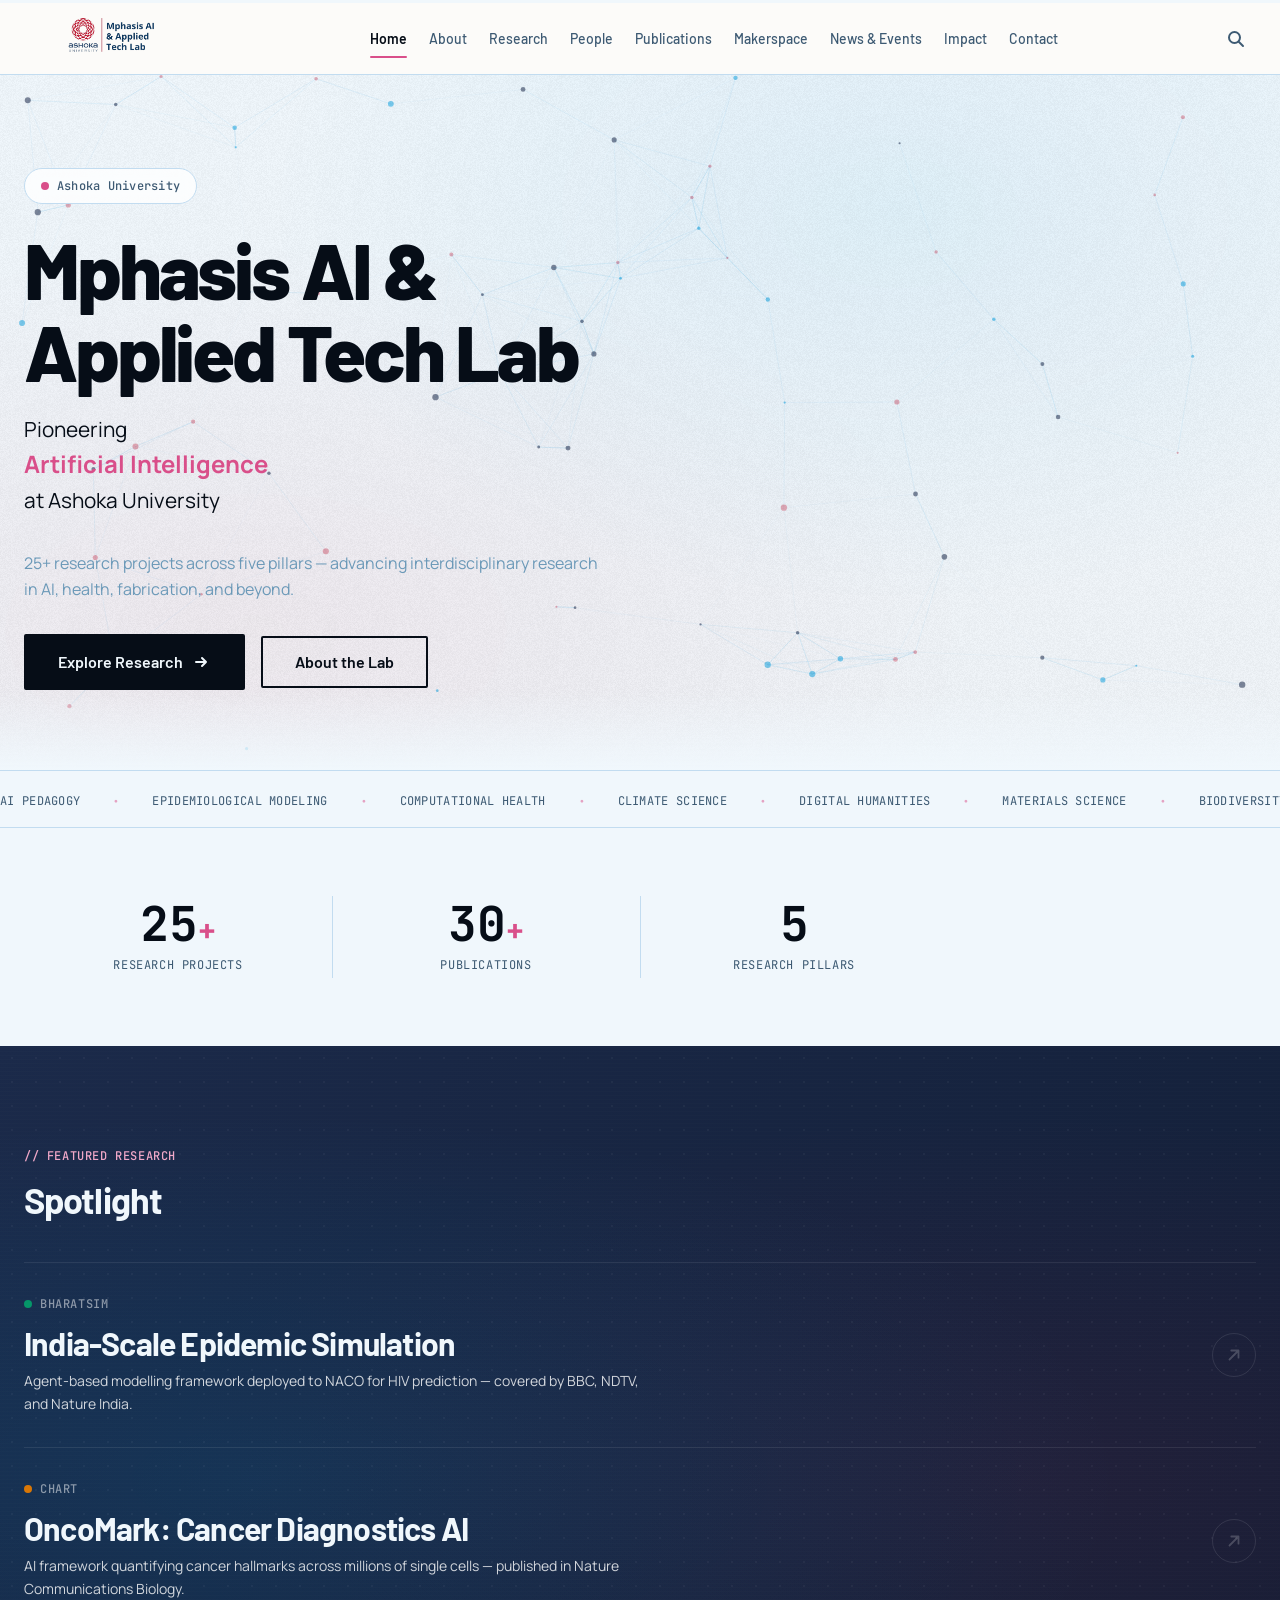
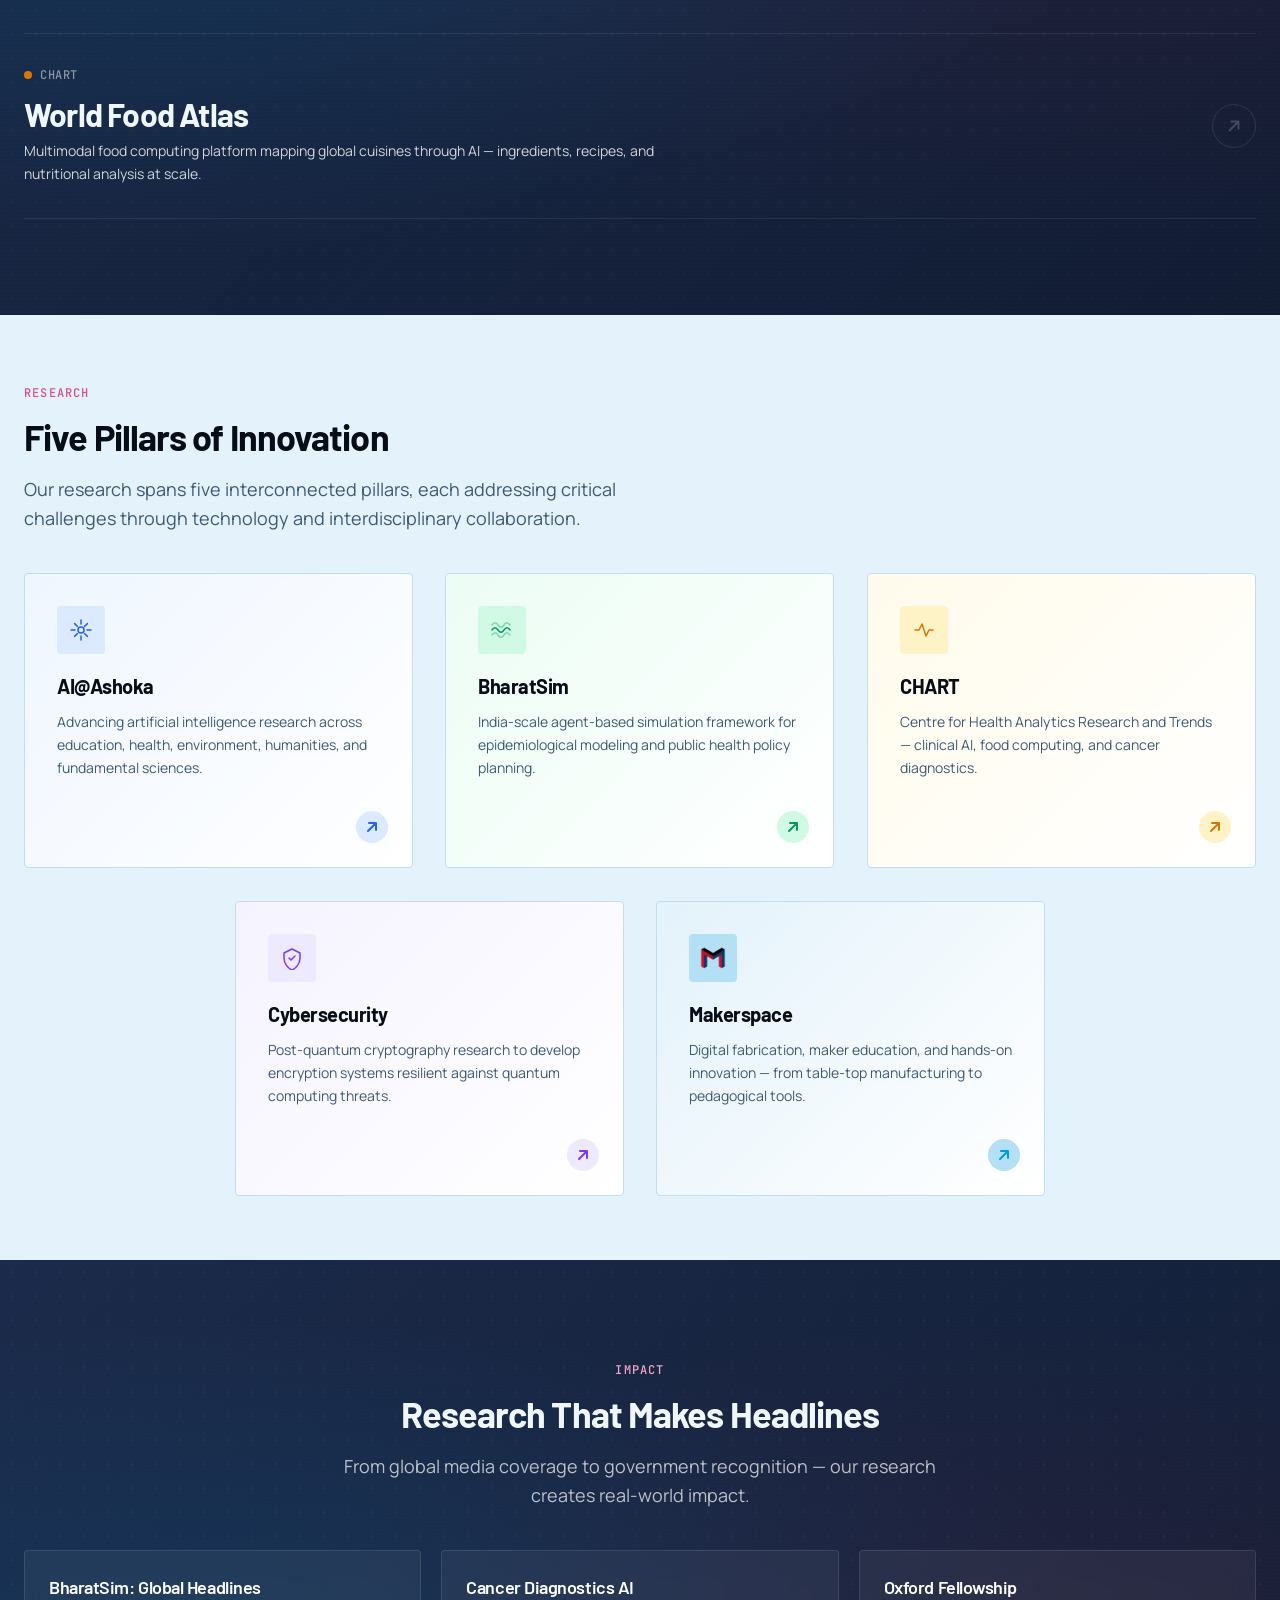
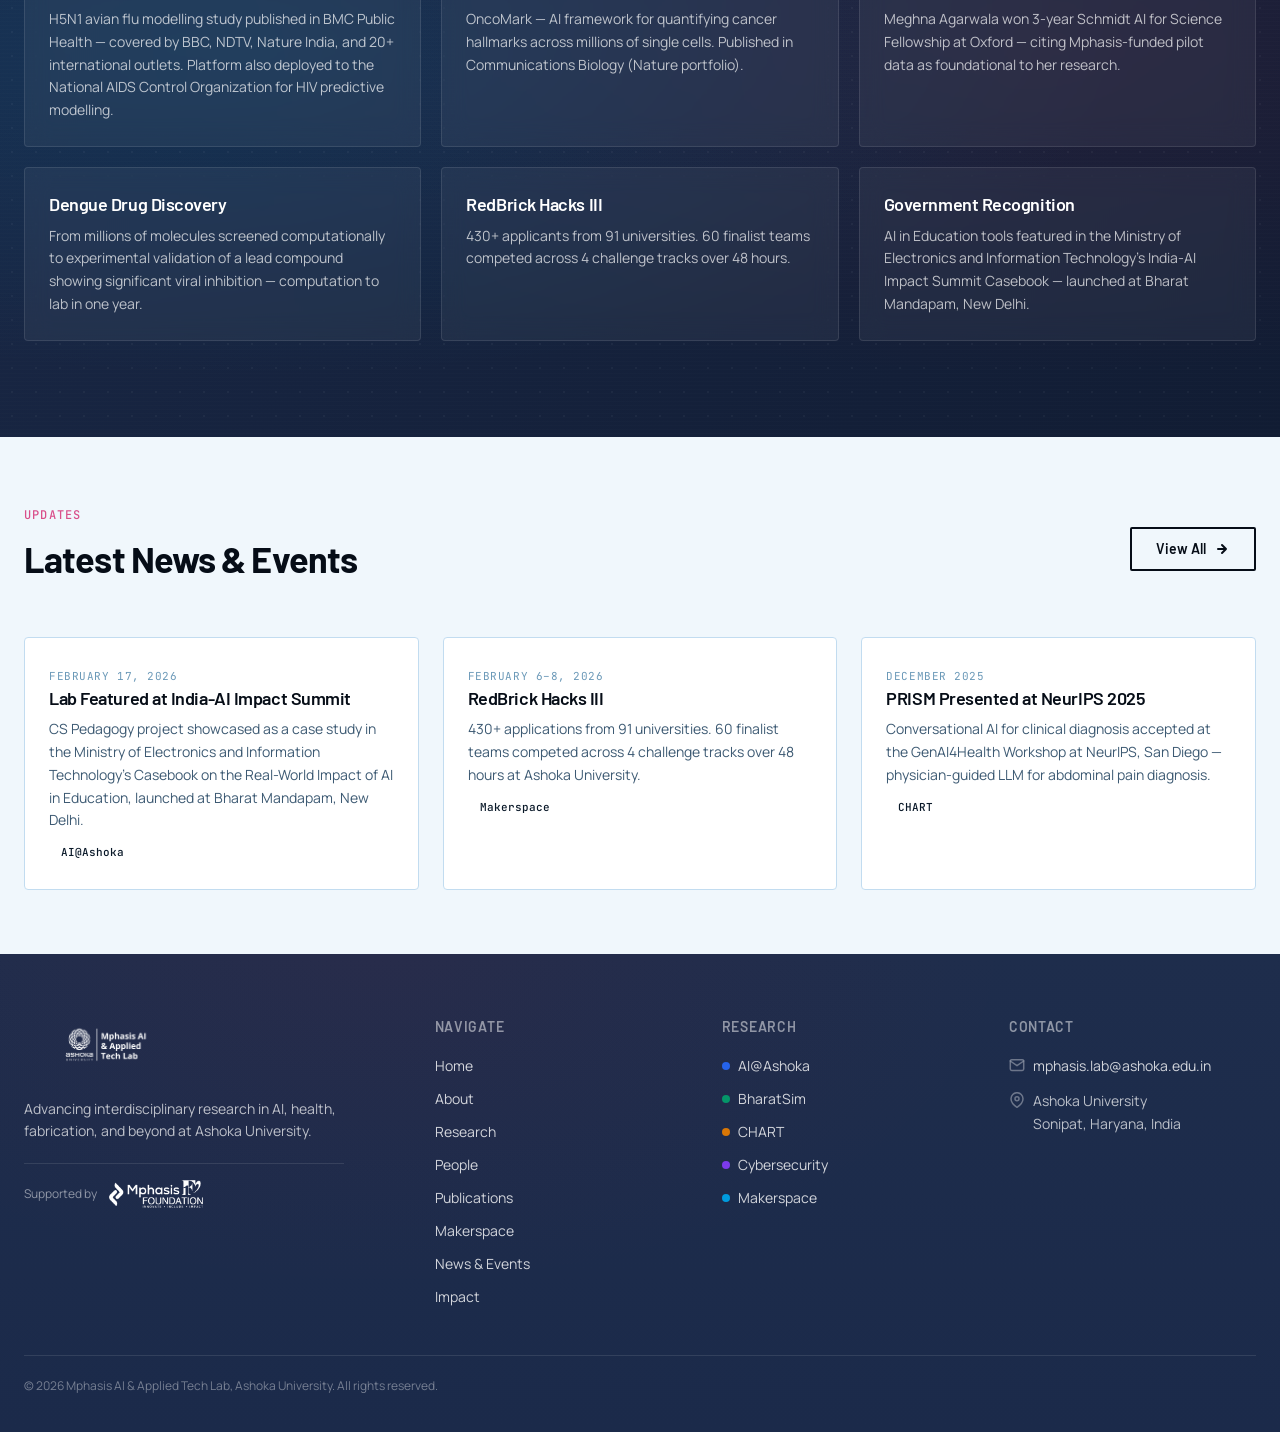
<file: index.html>
<!DOCTYPE html>
<html lang="en">
<head>
  <meta charset="UTF-8">
  <meta name="viewport" content="width=device-width, initial-scale=1.0">
  <meta name="description" content="Mphasis AI & Applied Tech Lab at Ashoka University — Advancing interdisciplinary research in AI, health, fabrication, and beyond at Ashoka University.">
  <meta name="theme-color" content="#1B2A4A">

  <!-- Open Graph -->
  <meta property="og:title" content="Mphasis AI & Applied Tech Lab | Ashoka University">
  <meta property="og:description" content="Advancing interdisciplinary research in AI, health, fabrication, and beyond at Ashoka University.">
  <meta property="og:type" content="website">

  <title>Mphasis AI & Applied Tech Lab | Ashoka University</title>

  <!-- Favicon -->
  <link rel="icon" type="image/png" sizes="32x32" href="src/assets/images/logos/favicon-32.png">
  <link rel="icon" type="image/png" sizes="16x16" href="src/assets/images/logos/favicon-16.png">
  <link rel="apple-touch-icon" sizes="180x180" href="src/assets/images/logos/apple-touch-icon.png">

  <!-- Google Fonts -->
  <link rel="preconnect" href="https://fonts.googleapis.com">
  <link rel="preconnect" href="https://fonts.gstatic.com" crossorigin>
  <link href="https://fonts.googleapis.com/css2?family=Barlow:wght@400;500;600;700&family=Manrope:wght@400;500;600;700&family=JetBrains+Mono:wght@400;500;600;700&display=swap" rel="stylesheet">

  <!-- Stylesheets -->
  <link rel="stylesheet" href="src/css/variables.css">
  <link rel="stylesheet" href="src/css/reset.css">
  <link rel="stylesheet" href="src/css/base.css">
  <link rel="stylesheet" href="src/css/layout.css">
  <link rel="stylesheet" href="src/css/header.css">
  <link rel="stylesheet" href="src/css/footer.css">
  <link rel="stylesheet" href="src/css/components.css">
  <link rel="stylesheet" href="src/css/animations.css">
  <link rel="stylesheet" href="src/css/utilities.css">
  <link rel="stylesheet" href="src/css/search.css">
</head>
<body>
  <a href="#main-content" class="skip-link">Skip to main content</a>

  <!-- Progress Bar -->
  <div class="progress-bar" id="progress-bar" aria-hidden="true"></div>

  <div class="page">

    <!-- Search Overlay -->
    <div class="search-overlay" id="search-overlay" role="dialog" aria-modal="true" aria-label="Search" hidden>
      <div class="search-overlay__backdrop"></div>
      <div class="search-overlay__panel">
        <div class="search-overlay__header">
          <div class="search-overlay__input-wrapper">
            <svg class="search-overlay__icon" width="20" height="20" viewBox="0 0 20 20" fill="none" stroke="currentColor" stroke-width="2" stroke-linecap="round" stroke-linejoin="round"><circle cx="8.5" cy="8.5" r="5.5"/><path d="M13 13l4 4"/></svg>
            <input type="search" class="search-overlay__input" id="search-input" placeholder="Search projects, people, publications..." autocomplete="off">
            <kbd class="search-overlay__kbd">ESC</kbd>
          </div>
        </div>
        <div class="search-overlay__results" id="search-results" aria-live="polite">
          <div class="search-overlay__empty">
            <p class="search-overlay__empty-text">Type to search across projects, people, and publications</p>
          </div>
        </div>
        <div class="search-overlay__footer">
          <span><kbd>\u2318</kbd><kbd>K</kbd> to toggle</span>
          <span><kbd>\u2191</kbd><kbd>\u2193</kbd> to navigate</span>
          <span><kbd>Enter</kbd> to select</span>
        </div>
      </div>
    </div>

    <!-- ════════════════════════════════════════
         HEADER
         ════════════════════════════════════════ -->
    <header class="header" role="banner">
      <div class="header__inner">
        <a href="/" class="header__logo" aria-label="Mphasis AI & Applied Tech Lab — Home">
          <img src="src/assets/images/logos/lab-logo.png" alt="Mphasis AI & Applied Tech Lab Logo">
        </a>

        <nav class="nav" role="navigation" aria-label="Primary navigation">
          <a href="/" class="nav__link nav__link--active">Home</a>
          <a href="pages/about.html" class="nav__link">About</a>
          <a href="pages/research.html" class="nav__link">Research</a>
          <a href="pages/people.html" class="nav__link">People</a>
          <a href="pages/publications.html" class="nav__link">Publications</a>
          <a href="pages/makerspace.html" class="nav__link">Makerspace</a>
          <a href="pages/news.html" class="nav__link">News & Events</a>
          <a href="pages/impact.html" class="nav__link">Impact</a>
          <a href="pages/contact.html" class="nav__link">Contact</a>
        </nav>

        <div class="header__actions">
          <button class="header__search-trigger" aria-label="Search" aria-expanded="false" aria-controls="search-overlay">
            <svg width="20" height="20" viewBox="0 0 20 20" fill="none" stroke="currentColor" stroke-width="2" stroke-linecap="round" stroke-linejoin="round"><circle cx="8.5" cy="8.5" r="5.5"/><path d="M13 13l4 4"/></svg>
          </button>
          <button class="header__menu-toggle" aria-label="Toggle navigation menu" aria-expanded="false" aria-controls="mobile-nav">
            <span></span>
            <span></span>
            <span></span>
          </button>
        </div>
      </div>
    </header>

    <!-- Mobile Navigation -->
    <nav class="nav-mobile" id="mobile-nav" role="navigation" aria-label="Mobile navigation">
      <a href="/" class="nav-mobile__link nav-mobile__link--active">Home</a>
      <a href="pages/about.html" class="nav-mobile__link">About</a>
      <a href="pages/research.html" class="nav-mobile__link">Research</a>
      <a href="pages/people.html" class="nav-mobile__link">People</a>
      <a href="pages/publications.html" class="nav-mobile__link">Publications</a>
      <a href="pages/makerspace.html" class="nav-mobile__link">Makerspace</a>
      <a href="pages/news.html" class="nav-mobile__link">News & Events</a>
      <a href="pages/impact.html" class="nav-mobile__link">Impact</a>
      <a href="pages/contact.html" class="nav-mobile__link">Contact</a>
    </nav>

    <!-- ════════════════════════════════════════
         MAIN CONTENT
         ════════════════════════════════════════ -->
    <main class="page__content" id="main-content" role="main">

      <!-- ── HERO ── -->
      <section class="hero">
        <canvas class="hero__canvas" id="hero-canvas" aria-hidden="true"></canvas>
        <div class="hero__grain" aria-hidden="true"></div>
        <div class="container">
          <div class="hero__content">
            <div class="hero__badge reveal">
              <span class="hero__badge-dot"></span>
              Ashoka University
            </div>
            <h1 class="hero__title reveal">Mphasis AI &amp;<br>Applied Tech Lab</h1>
            <p class="hero__tagline reveal">
              Pioneering <span class="morph-text" data-words='["Artificial Intelligence","Health Simulation","Computational Medicine","Cybersecurity","Digital Fabrication"]'>Artificial Intelligence</span> at Ashoka University
            </p>
            <p class="hero__description reveal">
              25+ research projects across five pillars — advancing interdisciplinary research in AI, health, fabrication, and beyond.
            </p>
            <div class="hero__actions reveal">
              <a href="pages/research.html" class="btn btn--primary btn--lg">
                Explore Research
                <svg class="btn__arrow" width="20" height="20" viewBox="0 0 20 20" fill="none" stroke="currentColor" stroke-width="2" stroke-linecap="round" stroke-linejoin="round"><path d="M5 10h10M11 6l4 4-4 4"/></svg>
              </a>
              <a href="pages/about.html" class="btn btn--secondary btn--lg">About the Lab</a>
            </div>
          </div>
        </div>
      </section>

      <!-- ── TICKER ── -->
      <div class="ticker" aria-label="Research themes">
        <div class="ticker__track">
          <span class="ticker__item">AI Pedagogy</span>
          <span class="ticker__separator" aria-hidden="true">&bull;</span>
          <span class="ticker__item">Epidemiological Modeling</span>
          <span class="ticker__separator" aria-hidden="true">&bull;</span>
          <span class="ticker__item">Computational Health</span>
          <span class="ticker__separator" aria-hidden="true">&bull;</span>
          <span class="ticker__item">Climate Science</span>
          <span class="ticker__separator" aria-hidden="true">&bull;</span>
          <span class="ticker__item">Digital Humanities</span>
          <span class="ticker__separator" aria-hidden="true">&bull;</span>
          <span class="ticker__item">Materials Science</span>
          <span class="ticker__separator" aria-hidden="true">&bull;</span>
          <span class="ticker__item">Biodiversity &amp; Conservation</span>
          <span class="ticker__separator" aria-hidden="true">&bull;</span>
          <span class="ticker__item">Digital Fabrication</span>
          <span class="ticker__separator" aria-hidden="true">&bull;</span>
          <span class="ticker__item">Post-Quantum Cryptography</span>
          <span class="ticker__separator" aria-hidden="true">&bull;</span>
          <!-- Duplicate for seamless loop -->
          <span class="ticker__item">AI Pedagogy</span>
          <span class="ticker__separator" aria-hidden="true">&bull;</span>
          <span class="ticker__item">Epidemiological Modeling</span>
          <span class="ticker__separator" aria-hidden="true">&bull;</span>
          <span class="ticker__item">Computational Health</span>
          <span class="ticker__separator" aria-hidden="true">&bull;</span>
          <span class="ticker__item">Climate Science</span>
          <span class="ticker__separator" aria-hidden="true">&bull;</span>
          <span class="ticker__item">Digital Humanities</span>
          <span class="ticker__separator" aria-hidden="true">&bull;</span>
          <span class="ticker__item">Materials Science</span>
          <span class="ticker__separator" aria-hidden="true">&bull;</span>
          <span class="ticker__item">Biodiversity &amp; Conservation</span>
          <span class="ticker__separator" aria-hidden="true">&bull;</span>
          <span class="ticker__item">Digital Fabrication</span>
          <span class="ticker__separator" aria-hidden="true">&bull;</span>
          <span class="ticker__item">Post-Quantum Cryptography</span>
          <span class="ticker__separator" aria-hidden="true">&bull;</span>
        </div>
      </div>

      <!-- ── KEY METRICS ── -->
      <section class="section section--sm">
        <div class="container">
          <div class="stats-grid reveal-stagger">
            <div class="stat-card reveal">
              <div class="stat-card__number" data-count="25">0<span class="stat-card__suffix">+</span></div>
              <div class="stat-card__label">Research Projects</div>
            </div>
            <div class="stat-card reveal">
              <div class="stat-card__number" data-count="30">0<span class="stat-card__suffix">+</span></div>
              <div class="stat-card__label">Publications</div>
            </div>
            <div class="stat-card reveal">
              <div class="stat-card__number" data-count="5">0</div>
              <div class="stat-card__label">Research Pillars</div>
            </div>
          </div>
        </div>
      </section>

      <!-- ── FEATURED RESEARCH SPOTLIGHT ── -->
      <section class="section section--dark section--lg spotlight" id="spotlight">
        <div class="container">
          <div class="section__header reveal">
            <span class="section__eyebrow">// Featured Research</span>
            <h2 class="section__title">Spotlight</h2>
          </div>

          <div class="spotlight__list reveal-stagger">

            <a href="pages/project.html?id=bharatsim-v2" class="spotlight__strip reveal" data-pillar="bharatsim">
              <div class="spotlight__strip-inner">
                <div class="spotlight__meta">
                  <span class="spotlight__pillar-dot" style="background-color: var(--pillar-bharatsim);"></span>
                  <span class="spotlight__pillar-name">BharatSim</span>
                </div>
                <h3 class="spotlight__project-name">India-Scale Epidemic Simulation</h3>
                <p class="spotlight__project-desc">Agent-based modelling framework deployed to NACO for HIV prediction — covered by BBC, NDTV, and Nature India.</p>
              </div>
              <span class="spotlight__arrow" aria-hidden="true">
                <svg width="20" height="20" viewBox="0 0 20 20" fill="none" stroke="currentColor" stroke-width="2" stroke-linecap="round" stroke-linejoin="round"><path d="M5 15L15 5M15 5H7M15 5v8"/></svg>
              </span>
            </a>

            <a href="pages/project.html?id=oncomark" class="spotlight__strip reveal" data-pillar="chart">
              <div class="spotlight__strip-inner">
                <div class="spotlight__meta">
                  <span class="spotlight__pillar-dot" style="background-color: var(--pillar-chart);"></span>
                  <span class="spotlight__pillar-name">CHART</span>
                </div>
                <h3 class="spotlight__project-name">OncoMark: Cancer Diagnostics AI</h3>
                <p class="spotlight__project-desc">AI framework quantifying cancer hallmarks across millions of single cells — published in Nature Communications Biology.</p>
              </div>
              <span class="spotlight__arrow" aria-hidden="true">
                <svg width="20" height="20" viewBox="0 0 20 20" fill="none" stroke="currentColor" stroke-width="2" stroke-linecap="round" stroke-linejoin="round"><path d="M5 15L15 5M15 5H7M15 5v8"/></svg>
              </span>
            </a>

            <a href="pages/project.html?id=world-food-atlas" class="spotlight__strip reveal" data-pillar="chart">
              <div class="spotlight__strip-inner">
                <div class="spotlight__meta">
                  <span class="spotlight__pillar-dot" style="background-color: var(--pillar-chart);"></span>
                  <span class="spotlight__pillar-name">CHART</span>
                </div>
                <h3 class="spotlight__project-name">World Food Atlas</h3>
                <p class="spotlight__project-desc">Multimodal food computing platform mapping global cuisines through AI — ingredients, recipes, and nutritional analysis at scale.</p>
              </div>
              <span class="spotlight__arrow" aria-hidden="true">
                <svg width="20" height="20" viewBox="0 0 20 20" fill="none" stroke="currentColor" stroke-width="2" stroke-linecap="round" stroke-linejoin="round"><path d="M5 15L15 5M15 5H7M15 5v8"/></svg>
              </span>
            </a>

          </div>
        </div>
      </section>

      <!-- ── RESEARCH PILLARS ── -->
      <section class="section section--alt" id="pillars">
        <div class="container">
          <div class="section__header reveal">
            <span class="section__eyebrow">Research</span>
            <h2 class="section__title">Five Pillars of Innovation</h2>
            <p class="section__description">
              Our research spans five interconnected pillars, each addressing critical challenges through technology and interdisciplinary collaboration.
            </p>
          </div>

          <div class="pillar-grid reveal-stagger">

            <!-- AI@Ashoka -->
            <a href="pages/pillar.html?pillar=ai" class="pillar-card reveal" data-pillar="ai">
              <div class="pillar-card__header">
                <div class="pillar-card__icon">
                  <svg viewBox="0 0 24 24" fill="none" stroke="currentColor" stroke-width="1.5" stroke-linecap="round" stroke-linejoin="round">
                    <circle cx="12" cy="12" r="3"/><path d="M12 2v4M12 18v4M2 12h4M18 12h4"/><path d="M5.6 5.6l2.9 2.9M15.5 15.5l2.9 2.9M18.4 5.6l-2.9 2.9M8.5 15.5l-2.9 2.9"/>
                  </svg>
                </div>
              </div>
              <h3 class="pillar-card__title">AI@Ashoka</h3>
              <p class="pillar-card__description">
                Advancing artificial intelligence research across education, health, environment, humanities, and fundamental sciences.
              </p>
              <span class="pillar-card__arrow" aria-hidden="true">
                <svg width="16" height="16" viewBox="0 0 16 16" fill="none" stroke="currentColor" stroke-width="2" stroke-linecap="round" stroke-linejoin="round"><path d="M4 12L12 4M12 4H5M12 4v7"/></svg>
              </span>
            </a>

            <!-- BharatSim -->
            <a href="pages/pillar.html?pillar=bharatsim" class="pillar-card reveal" data-pillar="bharatsim">
              <div class="pillar-card__header">
                <div class="pillar-card__icon">
                  <svg viewBox="0 0 24 24" fill="none" stroke="currentColor" stroke-width="1.5" stroke-linecap="round" stroke-linejoin="round">
                    <path d="M2 12c2-3 4-3 6 0s4 3 6 0 4-3 6 0"/><path d="M2 7c2-3 4-3 6 0s4 3 6 0 4-3 6 0" opacity="0.4"/><path d="M2 17c2-3 4-3 6 0s4 3 6 0 4-3 6 0" opacity="0.4"/>
                  </svg>
                </div>
              </div>
              <h3 class="pillar-card__title">BharatSim</h3>
              <p class="pillar-card__description">
                India-scale agent-based simulation framework for epidemiological modeling and public health policy planning.
              </p>
              <span class="pillar-card__arrow" aria-hidden="true">
                <svg width="16" height="16" viewBox="0 0 16 16" fill="none" stroke="currentColor" stroke-width="2" stroke-linecap="round" stroke-linejoin="round"><path d="M4 12L12 4M12 4H5M12 4v7"/></svg>
              </span>
            </a>

            <!-- CHART -->
            <a href="pages/pillar.html?pillar=chart" class="pillar-card reveal" data-pillar="chart">
              <div class="pillar-card__header">
                <div class="pillar-card__icon">
                  <svg viewBox="0 0 24 24" fill="none" stroke="currentColor" stroke-width="1.5" stroke-linecap="round" stroke-linejoin="round">
                    <path d="M3 12h4l3-6 4 12 3-6h4"/>
                  </svg>
                </div>
              </div>
              <h3 class="pillar-card__title">CHART</h3>
              <p class="pillar-card__description">
                Centre for Health Analytics Research and Trends — clinical AI, food computing, and cancer diagnostics.
              </p>
              <span class="pillar-card__arrow" aria-hidden="true">
                <svg width="16" height="16" viewBox="0 0 16 16" fill="none" stroke="currentColor" stroke-width="2" stroke-linecap="round" stroke-linejoin="round"><path d="M4 12L12 4M12 4H5M12 4v7"/></svg>
              </span>
            </a>

            <!-- Cybersecurity -->
            <a href="pages/pillar.html?pillar=cyber" class="pillar-card reveal" data-pillar="cyber">
              <div class="pillar-card__header">
                <div class="pillar-card__icon">
                  <svg viewBox="0 0 24 24" fill="none" stroke="currentColor" stroke-width="1.5" stroke-linecap="round" stroke-linejoin="round">
                    <path d="M12 3l8 4v5c0 5.5-3.8 10.2-8 12-4.2-1.8-8-6.5-8-12V7l8-4z"/><path d="M9 12l2 2 4-4"/>
                  </svg>
                </div>
              </div>
              <h3 class="pillar-card__title">Cybersecurity</h3>
              <p class="pillar-card__description">
                Post-quantum cryptography research to develop encryption systems resilient against quantum computing threats.
              </p>
              <span class="pillar-card__arrow" aria-hidden="true">
                <svg width="16" height="16" viewBox="0 0 16 16" fill="none" stroke="currentColor" stroke-width="2" stroke-linecap="round" stroke-linejoin="round"><path d="M4 12L12 4M12 4H5M12 4v7"/></svg>
              </span>
            </a>

            <!-- Makerspace -->
            <a href="pages/pillar.html?pillar=makerspace" class="pillar-card reveal" data-pillar="makerspace">
              <div class="pillar-card__header">
                <div class="pillar-card__icon">
                  <img src="src/assets/images/logos/makerspace-logo.png" alt="Makerspace logo">
                </div>
              </div>
              <h3 class="pillar-card__title">Makerspace</h3>
              <p class="pillar-card__description">
                Digital fabrication, maker education, and hands-on innovation — from table-top manufacturing to pedagogical tools.
              </p>
              <span class="pillar-card__arrow" aria-hidden="true">
                <svg width="16" height="16" viewBox="0 0 16 16" fill="none" stroke="currentColor" stroke-width="2" stroke-linecap="round" stroke-linejoin="round"><path d="M4 12L12 4M12 4H5M12 4v7"/></svg>
              </span>
            </a>

          </div>
        </div>
      </section>

      <!-- ── IMPACT STORIES ── -->
      <section class="section section--dark section--lg">
        <div class="container">
          <div class="section__header text-center reveal">
            <span class="section__eyebrow">Impact</span>
            <h2 class="section__title">Research That Makes Headlines</h2>
            <p class="section__description">
              From global media coverage to government recognition — our research creates real-world impact.
            </p>
          </div>

          <div class="grid grid--3 reveal-stagger" style="gap: var(--space-5);">
            <div class="card card--glass reveal">
              <div class="card__body">
                <h3 class="card__title">BharatSim: Global Headlines</h3>
                <p class="card__text">H5N1 avian flu modelling study published in BMC Public Health — covered by BBC, NDTV, Nature India, and 20+ international outlets. Platform also deployed to the National AIDS Control Organization for HIV predictive modelling.</p>
              </div>
            </div>
            <div class="card card--glass reveal">
              <div class="card__body">
                <h3 class="card__title">Cancer Diagnostics AI</h3>
                <p class="card__text">OncoMark — AI framework for quantifying cancer hallmarks across millions of single cells. Published in Communications Biology (Nature portfolio).</p>
              </div>
            </div>
            <div class="card card--glass reveal">
              <div class="card__body">
                <h3 class="card__title">Oxford Fellowship</h3>
                <p class="card__text">Meghna Agarwala won 3-year Schmidt AI for Science Fellowship at Oxford — citing Mphasis-funded pilot data as foundational to her research.</p>
              </div>
            </div>
            <div class="card card--glass reveal">
              <div class="card__body">
                <h3 class="card__title">Dengue Drug Discovery</h3>
                <p class="card__text">From millions of molecules screened computationally to experimental validation of a lead compound showing significant viral inhibition — computation to lab in one year.</p>
              </div>
            </div>
            <div class="card card--glass reveal">
              <div class="card__body">
                <h3 class="card__title">RedBrick Hacks III</h3>
                <p class="card__text">430+ applicants from 91 universities. 60 finalist teams competed across 4 challenge tracks over 48 hours.</p>
              </div>
            </div>
            <div class="card card--glass reveal">
              <div class="card__body">
                <h3 class="card__title">Government Recognition</h3>
                <p class="card__text">AI in Education tools featured in the Ministry of Electronics and Information Technology's India-AI Impact Summit Casebook — launched at Bharat Mandapam, New Delhi.</p>
              </div>
            </div>
          </div>
        </div>
      </section>

      <!-- ── LATEST NEWS ── -->
      <section class="section" id="news">
        <div class="container">
          <div class="section__header flex flex--between flex--wrap reveal" style="gap: var(--space-4);">
            <div>
              <span class="section__eyebrow">Updates</span>
              <h2 class="section__title">Latest News &amp; Events</h2>
            </div>
            <a href="pages/news.html" class="btn btn--secondary">
              View All
              <svg class="btn__arrow" width="16" height="16" viewBox="0 0 16 16" fill="none" stroke="currentColor" stroke-width="2" stroke-linecap="round" stroke-linejoin="round"><path d="M4 8h8M8 4l4 4-4 4"/></svg>
            </a>
          </div>

          <div class="grid grid--3 reveal-stagger">
            <article class="card news-card reveal">
              <div class="card__body">
                <span class="card__date">February 17, 2026</span>
                <h3 class="card__title">Lab Featured at India-AI Impact Summit</h3>
                <p class="card__text">CS Pedagogy project showcased as a case study in the Ministry of Electronics and Information Technology's Casebook on the Real-World Impact of AI in Education, launched at Bharat Mandapam, New Delhi.</p>
                <span class="tag tag--sm" style="margin-top: var(--space-2);">AI@Ashoka</span>
              </div>
            </article>

            <article class="card news-card reveal">
              <div class="card__body">
                <span class="card__date">February 6&ndash;8, 2026</span>
                <h3 class="card__title">RedBrick Hacks III</h3>
                <p class="card__text">430+ applications from 91 universities. 60 finalist teams competed across 4 challenge tracks over 48 hours at Ashoka University.</p>
                <span class="tag tag--sm" style="margin-top: var(--space-2);">Makerspace</span>
              </div>
            </article>

            <article class="card news-card reveal">
              <div class="card__body">
                <span class="card__date">December 2025</span>
                <h3 class="card__title">PRISM Presented at NeurIPS 2025</h3>
                <p class="card__text">Conversational AI for clinical diagnosis accepted at the GenAI4Health Workshop at NeurIPS, San Diego — physician-guided LLM for abdominal pain diagnosis.</p>
                <span class="tag tag--sm" style="margin-top: var(--space-2);">CHART</span>
              </div>
            </article>
          </div>
        </div>
      </section>

    </main>

    <!-- ════════════════════════════════════════
         FOOTER
         ════════════════════════════════════════ -->
    <footer class="footer" role="contentinfo">
      <div class="container">
        <div class="footer__grid">
          <!-- Brand -->
          <div class="footer__brand">
            <img src="src/assets/images/logos/lab-logo.png" alt="Lab Logo" class="footer__brand-logo">
            <p class="footer__brand-text">
              Advancing interdisciplinary research in AI, health, fabrication, and beyond at Ashoka University.
            </p>
            <div class="footer__brand-partner">
              <span>Supported by</span>
              <img src="src/assets/images/logos/mphasis-foundation.png" alt="Mphasis F1 Foundation">
            </div>
          </div>

          <!-- Navigation -->
          <div>
            <h4 class="footer__heading">Navigate</h4>
            <div class="footer__links">
              <a href="/" class="footer__link">Home</a>
              <a href="pages/about.html" class="footer__link">About</a>
              <a href="pages/research.html" class="footer__link">Research</a>
              <a href="pages/people.html" class="footer__link">People</a>
              <a href="pages/publications.html" class="footer__link">Publications</a>
              <a href="pages/makerspace.html" class="footer__link">Makerspace</a>
              <a href="pages/news.html" class="footer__link">News & Events</a>
              <a href="pages/impact.html" class="footer__link">Impact</a>
            </div>
          </div>

          <!-- Research Pillars -->
          <div>
            <h4 class="footer__heading">Research</h4>
            <div class="footer__links">
              <a href="pages/pillar.html?pillar=ai" class="footer__pillar-link">
                <span class="footer__pillar-dot" style="background-color: var(--pillar-ai);"></span>
                AI@Ashoka
              </a>
              <a href="pages/pillar.html?pillar=bharatsim" class="footer__pillar-link">
                <span class="footer__pillar-dot" style="background-color: var(--pillar-bharatsim);"></span>
                BharatSim
              </a>
              <a href="pages/pillar.html?pillar=chart" class="footer__pillar-link">
                <span class="footer__pillar-dot" style="background-color: var(--pillar-chart);"></span>
                CHART
              </a>
              <a href="pages/pillar.html?pillar=cyber" class="footer__pillar-link">
                <span class="footer__pillar-dot" style="background-color: var(--pillar-cyber);"></span>
                Cybersecurity
              </a>
              <a href="pages/pillar.html?pillar=makerspace" class="footer__pillar-link">
                <span class="footer__pillar-dot" style="background-color: var(--pillar-makerspace);"></span>
                Makerspace
              </a>
            </div>
          </div>

          <!-- Contact -->
          <div>
            <h4 class="footer__heading">Contact</h4>
            <div>
              <div class="footer__contact-item">
                <svg width="16" height="16" viewBox="0 0 16 16" fill="none" stroke="currentColor" stroke-width="1.5" stroke-linecap="round" stroke-linejoin="round"><path d="M13.3 2.7H2.7c-.7 0-1.4.6-1.4 1.3v8c0 .7.6 1.4 1.4 1.4h10.6c.7 0 1.4-.6 1.4-1.4V4c0-.7-.6-1.3-1.4-1.3z"/><path d="M14.7 4L8 8.7 1.3 4"/></svg>
                <a href="mailto:mphasis.lab@ashoka.edu.in" style="color: rgba(255,255,255,0.8);">mphasis.lab@ashoka.edu.in</a>
              </div>
              <div class="footer__contact-item">
                <svg width="16" height="16" viewBox="0 0 16 16" fill="none" stroke="currentColor" stroke-width="1.5" stroke-linecap="round" stroke-linejoin="round"><path d="M14 6.7C14 11.3 8 15.3 8 15.3S2 11.3 2 6.7a6 6 0 1 1 12 0z"/><circle cx="8" cy="6.7" r="2"/></svg>
                <span>Ashoka University<br>Sonipat, Haryana, India</span>
              </div>
            </div>
          </div>
        </div>

        <div class="footer__bottom">
          <p class="footer__copyright">&copy; 2026 Mphasis AI & Applied Tech Lab, Ashoka University. All rights reserved.</p>
          <div class="footer__bottom-links">
          </div>
        </div>
      </div>
    </footer>

  </div>

  <script src="src/data/projects.js"></script>
  <script src="src/data/people.js"></script>
  <script src="src/data/publications.js"></script>
  <script src="src/data/pillars.js"></script>
  <script src="src/vendor/gsap.min.js"></script>
  <script src="src/vendor/ScrollTrigger.min.js"></script>
  <script src="src/js/gsap-animations.js"></script>
  <script src="src/js/main.js"></script>
  <script src="src/js/search.js"></script>
</body>
</html>
</file>
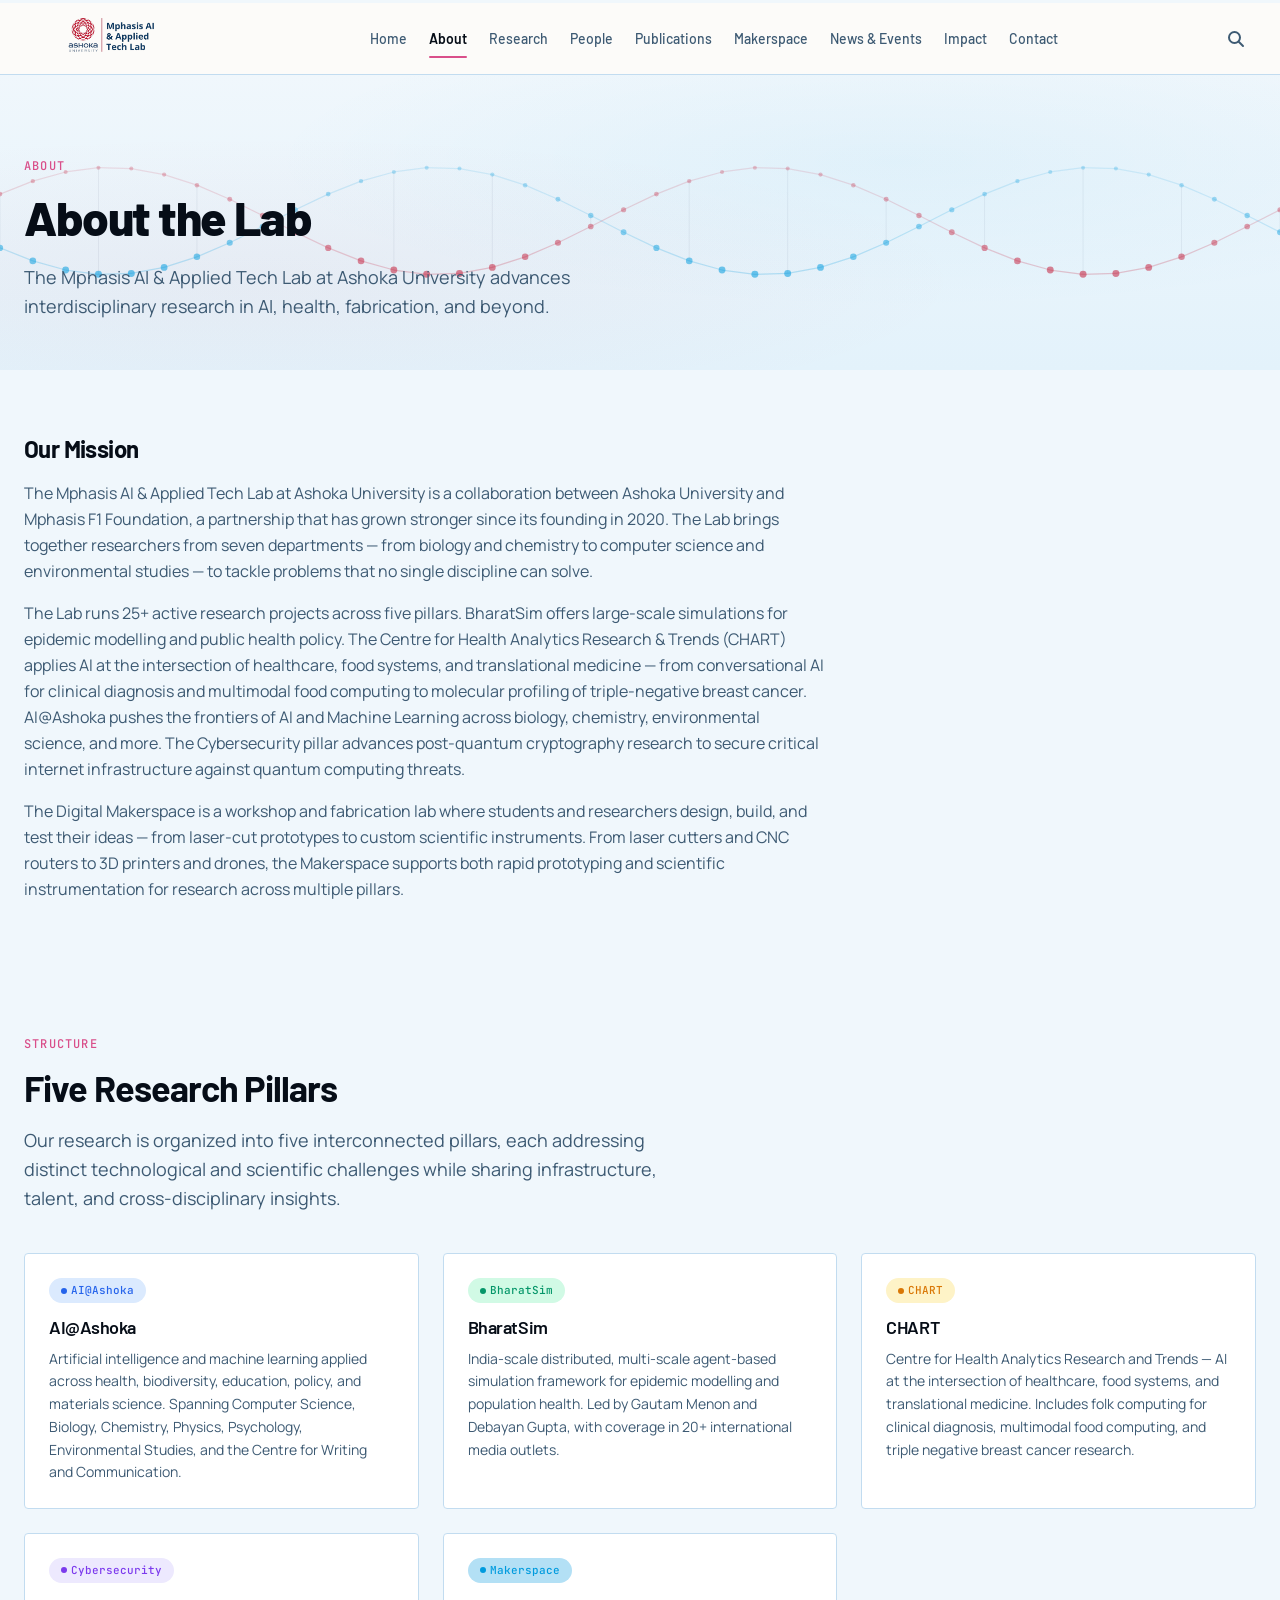
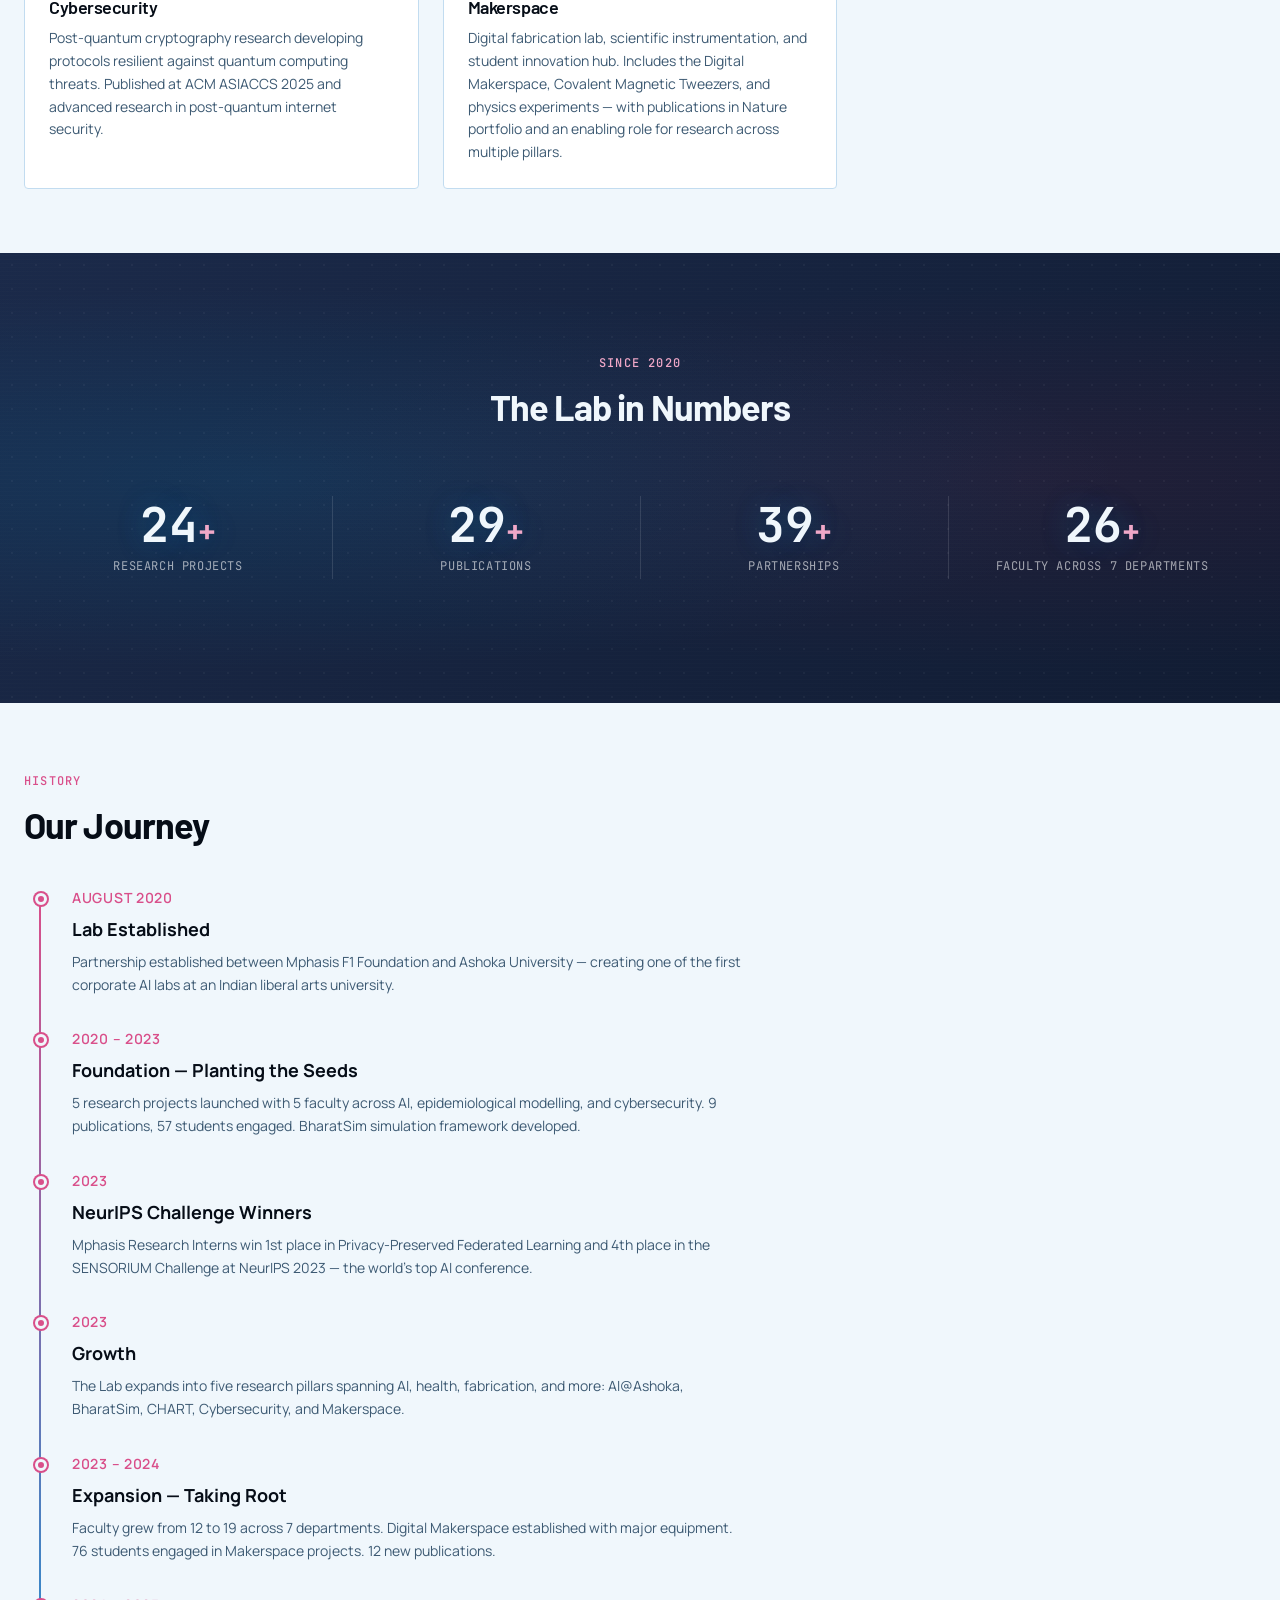
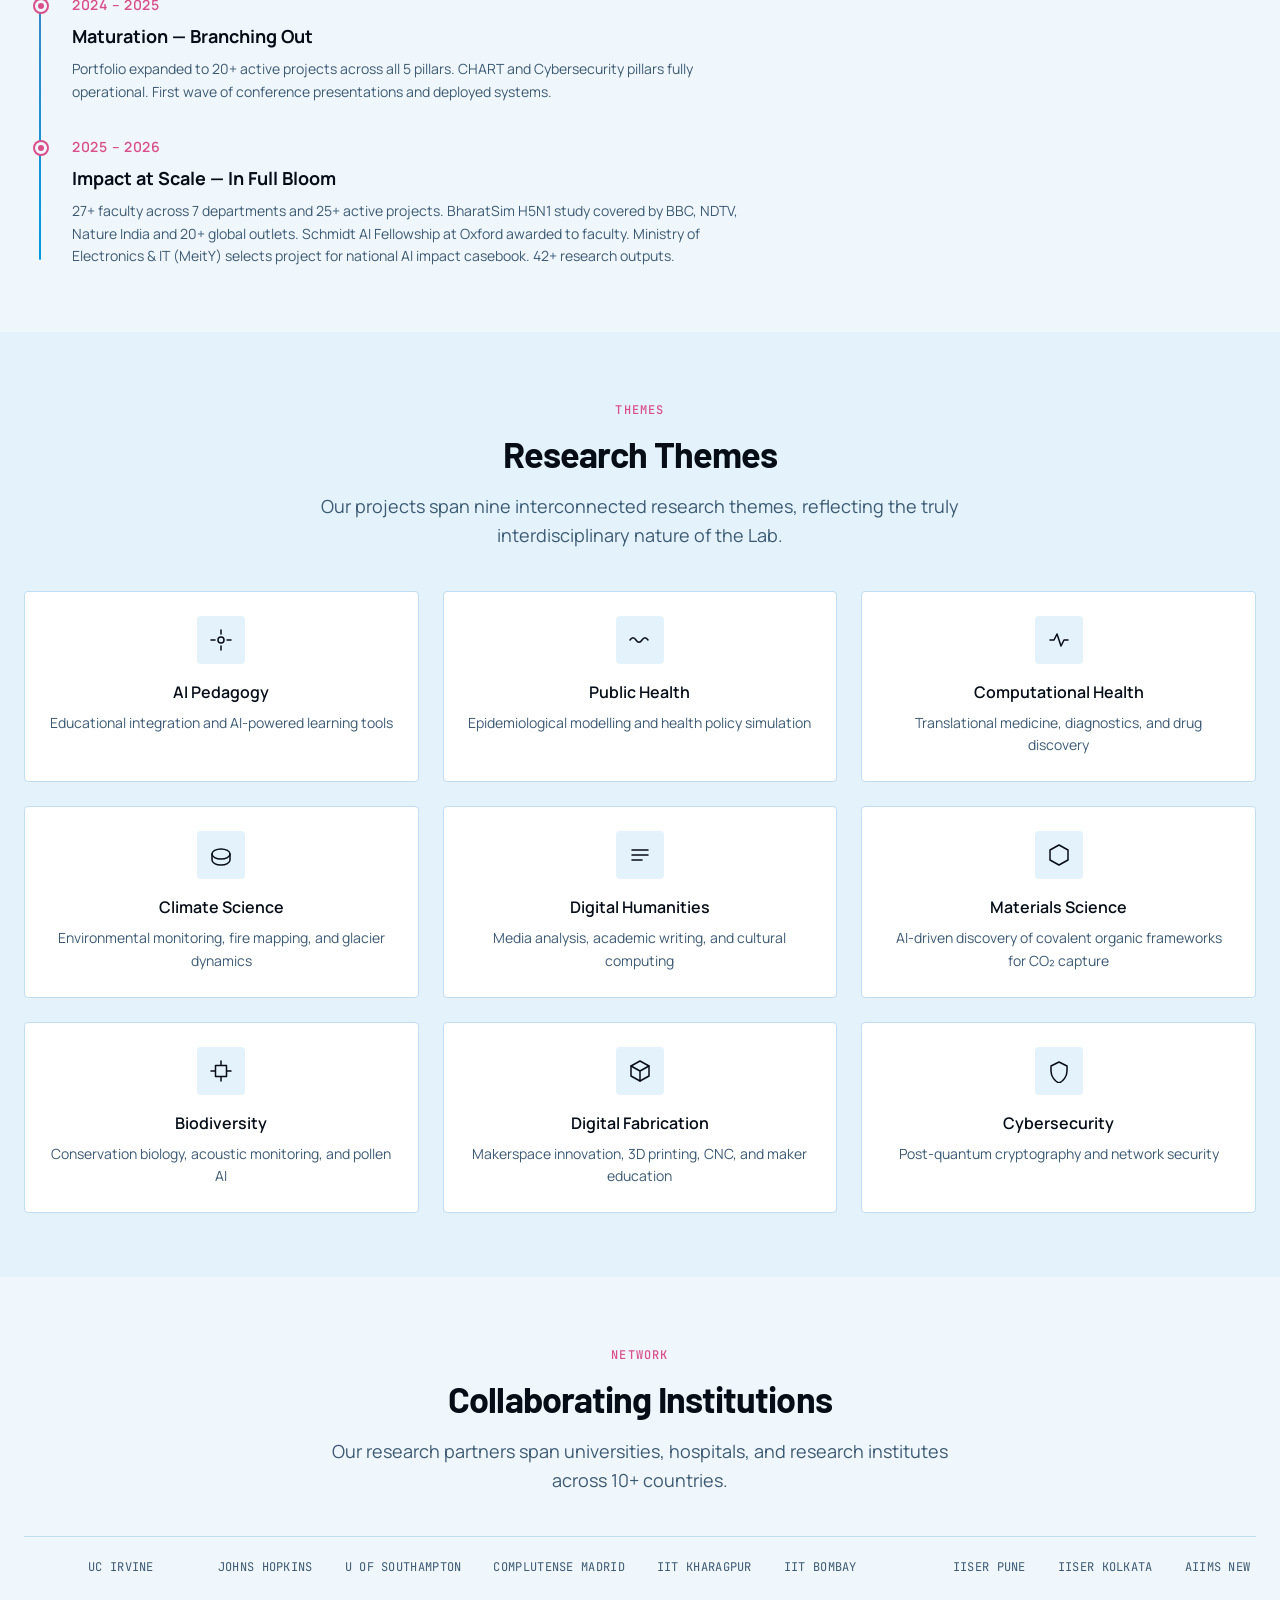
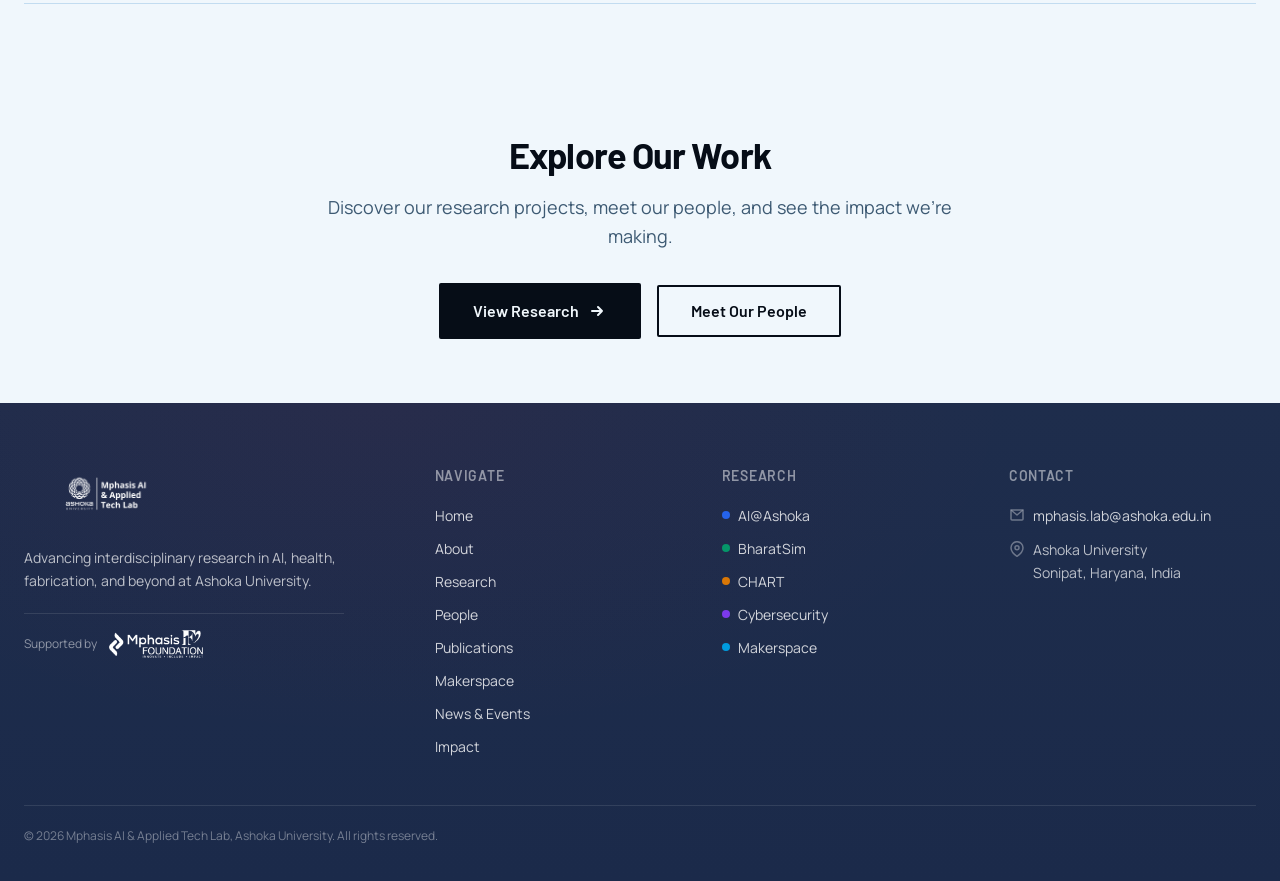
<file: pages/about.html>
<!DOCTYPE html>
<html lang="en">
<head>
  <meta charset="UTF-8">
  <meta name="viewport" content="width=device-width, initial-scale=1.0">
  <meta name="description" content="About the Mphasis AI & Applied Tech Lab at Ashoka University — mission, vision, partnership, and research pillars.">
  <meta name="theme-color" content="#1B2A4A">

  <!-- Open Graph -->
  <meta property="og:title" content="About | Mphasis AI & Applied Tech Lab">
  <meta property="og:description" content="Advancing interdisciplinary research in AI, health, fabrication, and beyond at Ashoka University.">
  <meta property="og:type" content="website">

  <title>About | Mphasis AI & Applied Tech Lab</title>

  <link rel="icon" type="image/png" sizes="32x32" href="../src/assets/images/logos/favicon-32.png">
  <link rel="icon" type="image/png" sizes="16x16" href="../src/assets/images/logos/favicon-16.png">
  <link rel="apple-touch-icon" sizes="180x180" href="../src/assets/images/logos/apple-touch-icon.png">
  <link rel="preconnect" href="https://fonts.googleapis.com">
  <link rel="preconnect" href="https://fonts.gstatic.com" crossorigin>
  <link href="https://fonts.googleapis.com/css2?family=Barlow:wght@400;500;600;700&family=Manrope:wght@400;500;600;700&family=JetBrains+Mono:wght@400;500;600;700&display=swap" rel="stylesheet">

  <link rel="stylesheet" href="../src/css/variables.css">
  <link rel="stylesheet" href="../src/css/reset.css">
  <link rel="stylesheet" href="../src/css/base.css">
  <link rel="stylesheet" href="../src/css/layout.css">
  <link rel="stylesheet" href="../src/css/header.css">
  <link rel="stylesheet" href="../src/css/footer.css">
  <link rel="stylesheet" href="../src/css/components.css">
  <link rel="stylesheet" href="../src/css/animations.css">
  <link rel="stylesheet" href="../src/css/pages.css">
  <link rel="stylesheet" href="../src/css/utilities.css">
  <link rel="stylesheet" href="../src/css/search.css">
</head>
<body>
  <a href="#main-content" class="skip-link">Skip to main content</a>
  <div class="progress-bar" id="progress-bar" aria-hidden="true"></div>

  <div class="page">

    <!-- Search Overlay -->
    <div class="search-overlay" id="search-overlay" role="dialog" aria-modal="true" aria-label="Search" hidden>
      <div class="search-overlay__backdrop"></div>
      <div class="search-overlay__panel">
        <div class="search-overlay__header">
          <div class="search-overlay__input-wrapper">
            <svg class="search-overlay__icon" width="20" height="20" viewBox="0 0 20 20" fill="none" stroke="currentColor" stroke-width="2" stroke-linecap="round" stroke-linejoin="round"><circle cx="8.5" cy="8.5" r="5.5"/><path d="M13 13l4 4"/></svg>
            <input type="search" class="search-overlay__input" id="search-input" placeholder="Search projects, people, publications..." autocomplete="off">
            <kbd class="search-overlay__kbd">ESC</kbd>
          </div>
        </div>
        <div class="search-overlay__results" id="search-results" aria-live="polite">
          <div class="search-overlay__empty">
            <p class="search-overlay__empty-text">Type to search across projects, people, and publications</p>
          </div>
        </div>
        <div class="search-overlay__footer">
          <span><kbd>&#8984;</kbd><kbd>K</kbd> to toggle</span>
          <span><kbd>&#8593;</kbd><kbd>&#8595;</kbd> to navigate</span>
          <span><kbd>Enter</kbd> to select</span>
        </div>
      </div>
    </div>

    <!-- HEADER -->
    <header class="header" role="banner">
      <div class="header__inner">
        <a href="../index.html" class="header__logo" aria-label="Mphasis AI & Applied Tech Lab — Home">
          <img src="../src/assets/images/logos/lab-logo.png" alt="Mphasis AI & Applied Tech Lab Logo">
        </a>
        <nav class="nav" role="navigation" aria-label="Primary navigation">
          <a href="../index.html" class="nav__link">Home</a>
          <a href="about.html" class="nav__link nav__link--active">About</a>
          <a href="research.html" class="nav__link">Research</a>
          <a href="people.html" class="nav__link">People</a>
          <a href="publications.html" class="nav__link">Publications</a>
          <a href="makerspace.html" class="nav__link">Makerspace</a>
          <a href="news.html" class="nav__link">News & Events</a>
          <a href="impact.html" class="nav__link">Impact</a>
          <a href="contact.html" class="nav__link">Contact</a>
        </nav>
        <div class="header__actions">
          <button class="header__search-trigger" aria-label="Search" aria-expanded="false" aria-controls="search-overlay">
            <svg width="20" height="20" viewBox="0 0 20 20" fill="none" stroke="currentColor" stroke-width="2" stroke-linecap="round" stroke-linejoin="round"><circle cx="8.5" cy="8.5" r="5.5"/><path d="M13 13l4 4"/></svg>
          </button>
          <button class="header__menu-toggle" aria-label="Toggle navigation menu" aria-expanded="false" aria-controls="mobile-nav">
            <span></span><span></span><span></span>
          </button>
        </div>
      </div>
    </header>

    <!-- Mobile Navigation -->
    <nav class="nav-mobile" id="mobile-nav" role="navigation" aria-label="Mobile navigation">
      <a href="../index.html" class="nav-mobile__link">Home</a>
      <a href="about.html" class="nav-mobile__link nav-mobile__link--active">About</a>
      <a href="research.html" class="nav-mobile__link">Research</a>
      <a href="people.html" class="nav-mobile__link">People</a>
      <a href="publications.html" class="nav-mobile__link">Publications</a>
      <a href="makerspace.html" class="nav-mobile__link">Makerspace</a>
      <a href="news.html" class="nav-mobile__link">News & Events</a>
      <a href="impact.html" class="nav-mobile__link">Impact</a>
      <a href="contact.html" class="nav-mobile__link">Contact</a>
    </nav>

    <!-- MAIN CONTENT -->
    <main class="page__content" id="main-content" role="main">

      <!-- Page Hero -->
      <section class="page-hero">
        <canvas class="page-hero__canvas" data-page="about" aria-hidden="true"></canvas>
        <div class="container">
          <span class="page-hero__eyebrow reveal">About</span>
          <h1 class="page-hero__title reveal">About the Lab</h1>
          <p class="page-hero__description reveal">
            The Mphasis AI & Applied Tech Lab at Ashoka University advances interdisciplinary research in AI, health, fabrication, and beyond.
          </p>
        </div>
      </section>

      <!-- Mission & Overview -->
      <section class="section">
        <div class="container">
          <div class="mission-block reveal">
            <div class="mission-block__content">
              <h3>Our Mission</h3>
              <p>
                The Mphasis AI & Applied Tech Lab at Ashoka University is a collaboration between Ashoka University and Mphasis F1 Foundation, a partnership that has grown stronger since its founding in 2020. The Lab brings together researchers from seven departments — from biology and chemistry to computer science and environmental studies — to tackle problems that no single discipline can solve.
              </p>
              <p>
                The Lab runs 25+ active research projects across five pillars. BharatSim offers large-scale simulations for epidemic modelling and public health policy. The Centre for Health Analytics Research &amp; Trends (CHART) applies AI at the intersection of healthcare, food systems, and translational medicine — from conversational AI for clinical diagnosis and multimodal food computing to molecular profiling of triple-negative breast cancer. AI@Ashoka pushes the frontiers of AI and Machine Learning across biology, chemistry, environmental science, and more. The Cybersecurity pillar advances post-quantum cryptography research to secure critical internet infrastructure against quantum computing threats.
              </p>
              <p>
                The Digital Makerspace is a workshop and fabrication lab where students and researchers design, build, and test their ideas — from laser-cut prototypes to custom scientific instruments. From laser cutters and CNC routers to 3D printers and drones, the Makerspace supports both rapid prototyping and scientific instrumentation for research across multiple pillars.
              </p>
            </div>
          </div>
        </div>
      </section>

      <!-- Five Pillars -->
      <section class="section" id="pillars">
        <div class="container">
          <div class="section__header reveal">
            <span class="section__eyebrow">Structure</span>
            <h2 class="section__title">Five Research Pillars</h2>
            <p class="section__description">
              Our research is organized into five interconnected pillars, each addressing distinct technological and scientific challenges while sharing infrastructure, talent, and cross-disciplinary insights.
            </p>
          </div>

          <div class="grid grid--auto-md reveal-stagger">

            <!-- AI@Ashoka -->
            <div class="card reveal" data-pillar="ai">
              <div class="card__body">
                <div class="card__eyebrow">
                  <span class="tag tag--ai tag--dot">AI@Ashoka</span>
                </div>
                <h3 class="card__title">AI@Ashoka</h3>
                <p class="card__text">
                  Artificial intelligence and machine learning applied across health, biodiversity, education, policy, and materials science. Spanning Computer Science, Biology, Chemistry, Physics, Psychology, Environmental Studies, and the Centre for Writing and Communication.
                </p>
              </div>
            </div>

            <!-- BharatSim -->
            <div class="card reveal" data-pillar="bharatsim">
              <div class="card__body">
                <div class="card__eyebrow">
                  <span class="tag tag--bharatsim tag--dot">BharatSim</span>
                </div>
                <h3 class="card__title">BharatSim</h3>
                <p class="card__text">
                  India-scale distributed, multi-scale agent-based simulation framework for epidemic modelling and population health. Led by Gautam Menon and Debayan Gupta, with coverage in 20+ international media outlets.
                </p>
              </div>
            </div>

            <!-- CHART -->
            <div class="card reveal" data-pillar="chart">
              <div class="card__body">
                <div class="card__eyebrow">
                  <span class="tag tag--chart tag--dot">CHART</span>
                </div>
                <h3 class="card__title">CHART</h3>
                <p class="card__text">
                  Centre for Health Analytics Research and Trends — AI at the intersection of healthcare, food systems, and translational medicine. Includes folk computing for clinical diagnosis, multimodal food computing, and triple negative breast cancer research.
                </p>
              </div>
            </div>

            <!-- Cybersecurity -->
            <div class="card reveal" data-pillar="cyber">
              <div class="card__body">
                <div class="card__eyebrow">
                  <span class="tag tag--cyber tag--dot">Cybersecurity</span>
                </div>
                <h3 class="card__title">Cybersecurity</h3>
                <p class="card__text">
                  Post-quantum cryptography research developing protocols resilient against quantum computing threats. Published at ACM ASIACCS 2025 and advanced research in post-quantum internet security.
                </p>
              </div>
            </div>

            <!-- Makerspace -->
            <div class="card reveal" data-pillar="makerspace">
              <div class="card__body">
                <div class="card__eyebrow">
                  <span class="tag tag--makerspace tag--dot">Makerspace</span>
                </div>
                <h3 class="card__title">Makerspace</h3>
                <p class="card__text">
                  Digital fabrication lab, scientific instrumentation, and student innovation hub. Includes the Digital Makerspace, Covalent Magnetic Tweezers, and physics experiments — with publications in Nature portfolio and an enabling role for research across multiple pillars.
                </p>
              </div>
            </div>

          </div>
        </div>
      </section>

      <!-- Impact Metrics -->
      <section class="section section--dark section--lg">
        <div class="container">
          <div class="section__header text-center reveal">
            <span class="section__eyebrow">Since 2020</span>
            <h2 class="section__title">The Lab in Numbers</h2>
          </div>
          <div class="stats-grid reveal-stagger">
            <div class="stat-card reveal">
              <div class="stat-card__number" data-count="25">0<span class="stat-card__suffix">+</span></div>
              <div class="stat-card__label">Research Projects</div>
            </div>
            <div class="stat-card reveal">
              <div class="stat-card__number" data-count="30">0<span class="stat-card__suffix">+</span></div>
              <div class="stat-card__label">Publications</div>
            </div>
            <div class="stat-card reveal">
              <div class="stat-card__number" data-count="40">0<span class="stat-card__suffix">+</span></div>
              <div class="stat-card__label">Partnerships</div>
            </div>
            <div class="stat-card reveal">
              <div class="stat-card__number" data-count="27">0<span class="stat-card__suffix">+</span></div>
              <div class="stat-card__label">Faculty across 7 Departments</div>
            </div>
          </div>
        </div>
      </section>

      <!-- Timeline -->
      <section class="section">
        <div class="container">
          <div class="section__header reveal">
            <span class="section__eyebrow">History</span>
            <h2 class="section__title">Our Journey</h2>
          </div>

          <div class="timeline reveal-stagger">
            <div class="timeline__item reveal">
              <div class="timeline__date">August 2020</div>
              <div class="timeline__title">Lab Established</div>
              <p class="timeline__text">
                Partnership established between Mphasis F1 Foundation and Ashoka University — creating one of the first corporate AI labs at an Indian liberal arts university.
              </p>
            </div>
            <div class="timeline__item reveal">
              <div class="timeline__date">2020 – 2023</div>
              <div class="timeline__title">Foundation — Planting the Seeds</div>
              <p class="timeline__text">
                5 research projects launched with 5 faculty across AI, epidemiological modelling, and cybersecurity. 9 publications, 57 students engaged. BharatSim simulation framework developed.
              </p>
            </div>
            <div class="timeline__item reveal">
              <div class="timeline__date">2023</div>
              <div class="timeline__title">NeurIPS Challenge Winners</div>
              <p class="timeline__text">
                Mphasis Research Interns win 1st place in Privacy-Preserved Federated Learning and 4th place in the SENSORIUM Challenge at NeurIPS 2023 — the world's top AI conference.
              </p>
            </div>
            <div class="timeline__item reveal">
              <div class="timeline__date">2023</div>
              <div class="timeline__title">Growth</div>
              <p class="timeline__text">
                The Lab expands into five research pillars spanning AI, health, fabrication, and more: AI@Ashoka, BharatSim, CHART, Cybersecurity, and Makerspace.
              </p>
            </div>
            <div class="timeline__item reveal">
              <div class="timeline__date">2023 – 2024</div>
              <div class="timeline__title">Expansion — Taking Root</div>
              <p class="timeline__text">
                Faculty grew from 12 to 19 across 7 departments. Digital Makerspace established with major equipment. 76 students engaged in Makerspace projects. 12 new publications.
              </p>
            </div>
            <div class="timeline__item reveal">
              <div class="timeline__date">2024 – 2025</div>
              <div class="timeline__title">Maturation — Branching Out</div>
              <p class="timeline__text">
                Portfolio expanded to 20+ active projects across all 5 pillars. CHART and Cybersecurity pillars fully operational. First wave of conference presentations and deployed systems.
              </p>
            </div>
            <div class="timeline__item reveal">
              <div class="timeline__date">2025 – 2026</div>
              <div class="timeline__title">Impact at Scale — In Full Bloom</div>
              <p class="timeline__text">
                27+ faculty across 7 departments and 25+ active projects. BharatSim H5N1 study covered by BBC, NDTV, Nature India and 20+ global outlets. Schmidt AI Fellowship at Oxford awarded to faculty. Ministry of Electronics &amp; IT (MeitY) selects project for national AI impact casebook. 42+ research outputs.
              </p>
            </div>
          </div>
        </div>
      </section>

      <!-- Research Themes -->
      <section class="section section--alt">
        <div class="container">
          <div class="section__header text-center reveal">
            <span class="section__eyebrow">Themes</span>
            <h2 class="section__title">Research Themes</h2>
            <p class="section__description">
              Our projects span nine interconnected research themes, reflecting the truly interdisciplinary nature of the Lab.
            </p>
          </div>

          <div class="grid grid--3 reveal-stagger">
            <div class="governance-card reveal">
              <div class="governance-card__icon">
                <svg viewBox="0 0 24 24" fill="none" stroke="currentColor" stroke-width="1.5" stroke-linecap="round" stroke-linejoin="round"><circle cx="12" cy="12" r="3"/><path d="M12 2v4M12 18v4M2 12h4M18 12h4"/></svg>
              </div>
              <div class="governance-card__title">AI Pedagogy</div>
              <p class="governance-card__text">Educational integration and AI-powered learning tools</p>
            </div>
            <div class="governance-card reveal">
              <div class="governance-card__icon">
                <svg viewBox="0 0 24 24" fill="none" stroke="currentColor" stroke-width="1.5" stroke-linecap="round" stroke-linejoin="round"><path d="M2 12c2-3 4-3 6 0s4 3 6 0 4-3 6 0"/></svg>
              </div>
              <div class="governance-card__title">Public Health</div>
              <p class="governance-card__text">Epidemiological modelling and health policy simulation</p>
            </div>
            <div class="governance-card reveal">
              <div class="governance-card__icon">
                <svg viewBox="0 0 24 24" fill="none" stroke="currentColor" stroke-width="1.5" stroke-linecap="round" stroke-linejoin="round"><path d="M3 12h4l3-6 4 12 3-6h4"/></svg>
              </div>
              <div class="governance-card__title">Computational Health</div>
              <p class="governance-card__text">Translational medicine, diagnostics, and drug discovery</p>
            </div>
            <div class="governance-card reveal">
              <div class="governance-card__icon">
                <svg viewBox="0 0 24 24" fill="none" stroke="currentColor" stroke-width="1.5" stroke-linecap="round" stroke-linejoin="round"><path d="M12 22c-4.97 0-9-2.24-9-5v-6c0-2.76 4.03-5 9-5s9 2.24 9 5v6c0 2.76-4.03 5-9 5z"/><path d="M3 11c0 2.76 4.03 5 9 5s9-2.24 9-5"/></svg>
              </div>
              <div class="governance-card__title">Climate Science</div>
              <p class="governance-card__text">Environmental monitoring, fire mapping, and glacier dynamics</p>
            </div>
            <div class="governance-card reveal">
              <div class="governance-card__icon">
                <svg viewBox="0 0 24 24" fill="none" stroke="currentColor" stroke-width="1.5" stroke-linecap="round" stroke-linejoin="round"><path d="M4 7h16M4 12h16M4 17h10"/></svg>
              </div>
              <div class="governance-card__title">Digital Humanities</div>
              <p class="governance-card__text">Media analysis, academic writing, and cultural computing</p>
            </div>
            <div class="governance-card reveal">
              <div class="governance-card__icon">
                <svg viewBox="0 0 24 24" fill="none" stroke="currentColor" stroke-width="1.5" stroke-linecap="round" stroke-linejoin="round"><path d="M12 2l9 5v10l-9 5-9-5V7l9-5z"/></svg>
              </div>
              <div class="governance-card__title">Materials Science</div>
              <p class="governance-card__text">AI-driven discovery of covalent organic frameworks for CO₂ capture</p>
            </div>
            <div class="governance-card reveal">
              <div class="governance-card__icon">
                <svg viewBox="0 0 24 24" fill="none" stroke="currentColor" stroke-width="1.5" stroke-linecap="round" stroke-linejoin="round"><path d="M6.5 6.5h11v11h-11z"/><path d="M12 2v4M12 18v4M2 12h4M18 12h4"/></svg>
              </div>
              <div class="governance-card__title">Biodiversity</div>
              <p class="governance-card__text">Conservation biology, acoustic monitoring, and pollen AI</p>
            </div>
            <div class="governance-card reveal">
              <div class="governance-card__icon">
                <svg viewBox="0 0 24 24" fill="none" stroke="currentColor" stroke-width="1.5" stroke-linecap="round" stroke-linejoin="round"><path d="M12 2l9 5v10l-9 5-9-5V7l9-5z"/><path d="M12 12l9-5M12 12v10M12 12L3 7"/></svg>
              </div>
              <div class="governance-card__title">Digital Fabrication</div>
              <p class="governance-card__text">Makerspace innovation, 3D printing, CNC, and maker education</p>
            </div>
            <div class="governance-card reveal">
              <div class="governance-card__icon">
                <svg viewBox="0 0 24 24" fill="none" stroke="currentColor" stroke-width="1.5" stroke-linecap="round" stroke-linejoin="round"><path d="M12 3l8 4v5c0 5.5-3.8 10.2-8 12-4.2-1.8-8-6.5-8-12V7l8-4z"/></svg>
              </div>
              <div class="governance-card__title">Cybersecurity</div>
              <p class="governance-card__text">Post-quantum cryptography and network security</p>
            </div>
          </div>
        </div>
      </section>

      <!-- Collaborating Institutions -->
      <section class="section">
        <div class="container">
          <div class="section__header text-center reveal">
            <span class="section__eyebrow">Network</span>
            <h2 class="section__title">Collaborating Institutions</h2>
            <p class="section__description">
              Our research partners span universities, hospitals, and research institutes across 10+ countries.
            </p>
          </div>
          <div class="ticker reveal" aria-label="Collaborating institutions">
            <div class="ticker__track">
              <span class="ticker__item ticker__item--logo"><img src="../src/assets/images/logos/partners/oxford.png" alt="University of Oxford"></span>
              <span class="ticker__item ticker__item--logo"><img src="../src/assets/images/logos/partners/stanford.png" alt="Stanford University"></span>
              <span class="ticker__item">UC Irvine</span>
              <span class="ticker__item ticker__item--logo"><img src="../src/assets/images/logos/partners/mcgill.png" alt="McGill University"></span>
              <span class="ticker__item">Johns Hopkins</span>
              <span class="ticker__item">U of Southampton</span>
              <span class="ticker__item">Complutense Madrid</span>
              <span class="ticker__item">IIT Kharagpur</span>
              <span class="ticker__item">IIT Bombay</span>
              <span class="ticker__item ticker__item--logo"><img src="../src/assets/images/logos/partners/iit-delhi.png" alt="IIT Delhi"></span>
              <span class="ticker__item ticker__item--logo"><img src="../src/assets/images/logos/partners/iisc.png" alt="IISc Bengaluru"></span>
              <span class="ticker__item">IISER Pune</span>
              <span class="ticker__item">IISER Kolkata</span>
              <span class="ticker__item">AIIMS New Delhi</span>
              <span class="ticker__item">S.N. Bose National Centre</span>
              <span class="ticker__item">CMC Vellore</span>
              <span class="ticker__item ticker__item--logo"><img src="../src/assets/images/logos/partners/ncbs.png" alt="NCBS Bangalore"></span>
              <span class="ticker__item">U of South Carolina</span>
              <span class="ticker__item">Max Hospital, Delhi</span>
              <span class="ticker__item">Kew Library, UK</span>
              <!-- duplicate set for seamless loop -->
              <span class="ticker__item ticker__item--logo"><img src="../src/assets/images/logos/partners/oxford.png" alt="University of Oxford"></span>
              <span class="ticker__item ticker__item--logo"><img src="../src/assets/images/logos/partners/stanford.png" alt="Stanford University"></span>
              <span class="ticker__item">UC Irvine</span>
              <span class="ticker__item ticker__item--logo"><img src="../src/assets/images/logos/partners/mcgill.png" alt="McGill University"></span>
              <span class="ticker__item">Johns Hopkins</span>
              <span class="ticker__item">U of Southampton</span>
              <span class="ticker__item">Complutense Madrid</span>
              <span class="ticker__item">IIT Kharagpur</span>
              <span class="ticker__item">IIT Bombay</span>
              <span class="ticker__item ticker__item--logo"><img src="../src/assets/images/logos/partners/iit-delhi.png" alt="IIT Delhi"></span>
              <span class="ticker__item ticker__item--logo"><img src="../src/assets/images/logos/partners/iisc.png" alt="IISc Bengaluru"></span>
              <span class="ticker__item">IISER Pune</span>
              <span class="ticker__item">IISER Kolkata</span>
              <span class="ticker__item">AIIMS New Delhi</span>
              <span class="ticker__item">S.N. Bose National Centre</span>
              <span class="ticker__item">CMC Vellore</span>
              <span class="ticker__item ticker__item--logo"><img src="../src/assets/images/logos/partners/ncbs.png" alt="NCBS Bangalore"></span>
              <span class="ticker__item">U of South Carolina</span>
              <span class="ticker__item">Max Hospital, Delhi</span>
              <span class="ticker__item">Kew Library, UK</span>
            </div>
          </div>
        </div>
      </section>

      <!-- CTA -->
      <section class="section">
        <div class="container text-center">
          <h2 class="section__title reveal">Explore Our Work</h2>
          <p class="section__description reveal" style="margin: 0 auto var(--space-8);">
            Discover our research projects, meet our people, and see the impact we're making.
          </p>
          <div class="hero__actions reveal" style="justify-content: center;">
            <a href="research.html" class="btn btn--primary btn--lg">
              View Research
              <svg class="btn__arrow" width="20" height="20" viewBox="0 0 20 20" fill="none" stroke="currentColor" stroke-width="2" stroke-linecap="round" stroke-linejoin="round"><path d="M5 10h10M11 6l4 4-4 4"/></svg>
            </a>
            <a href="people.html" class="btn btn--secondary btn--lg">Meet Our People</a>
          </div>
        </div>
      </section>

    </main>

    <!-- FOOTER -->
    <footer class="footer" role="contentinfo">
      <div class="container">
        <div class="footer__grid">
          <div class="footer__brand">
            <img src="../src/assets/images/logos/lab-logo.png" alt="Lab Logo" class="footer__brand-logo">
            <p class="footer__brand-text">
              Advancing interdisciplinary research in AI, health, fabrication, and beyond at Ashoka University.
            </p>
            <div class="footer__brand-partner">
              <span>Supported by</span>
              <img src="../src/assets/images/logos/mphasis-foundation.png" alt="Mphasis F1 Foundation">
            </div>
          </div>
          <div>
            <h4 class="footer__heading">Navigate</h4>
            <div class="footer__links">
              <a href="../index.html" class="footer__link">Home</a>
              <a href="about.html" class="footer__link">About</a>
              <a href="research.html" class="footer__link">Research</a>
              <a href="people.html" class="footer__link">People</a>
              <a href="publications.html" class="footer__link">Publications</a>
              <a href="makerspace.html" class="footer__link">Makerspace</a>
              <a href="news.html" class="footer__link">News & Events</a>
              <a href="impact.html" class="footer__link">Impact</a>
            </div>
          </div>
          <div>
            <h4 class="footer__heading">Research</h4>
            <div class="footer__links">
              <a href="pillar.html?pillar=ai" class="footer__pillar-link">
                <span class="footer__pillar-dot" style="background-color: var(--pillar-ai);"></span>
                AI@Ashoka
              </a>
              <a href="pillar.html?pillar=bharatsim" class="footer__pillar-link">
                <span class="footer__pillar-dot" style="background-color: var(--pillar-bharatsim);"></span>
                BharatSim
              </a>
              <a href="pillar.html?pillar=chart" class="footer__pillar-link">
                <span class="footer__pillar-dot" style="background-color: var(--pillar-chart);"></span>
                CHART
              </a>
              <a href="pillar.html?pillar=cyber" class="footer__pillar-link">
                <span class="footer__pillar-dot" style="background-color: var(--pillar-cyber);"></span>
                Cybersecurity
              </a>
              <a href="pillar.html?pillar=makerspace" class="footer__pillar-link">
                <span class="footer__pillar-dot" style="background-color: var(--pillar-makerspace);"></span>
                Makerspace
              </a>
            </div>
          </div>
          <div>
            <h4 class="footer__heading">Contact</h4>
            <div>
              <div class="footer__contact-item">
                <svg width="16" height="16" viewBox="0 0 16 16" fill="none" stroke="currentColor" stroke-width="1.5" stroke-linecap="round" stroke-linejoin="round"><rect x="2" y="3" width="12" height="10" rx="1"/><path d="M2 3l6 5 6-5"/></svg>
                <a href="mailto:mphasis.lab@ashoka.edu.in" style="color: rgba(255,255,255,0.8);">mphasis.lab@ashoka.edu.in</a>
              </div>
              <div class="footer__contact-item">
                <svg width="16" height="16" viewBox="0 0 16 16" fill="none" stroke="currentColor" stroke-width="1.5" stroke-linecap="round" stroke-linejoin="round"><path d="M14 6.7C14 11.3 8 15.3 8 15.3S2 11.3 2 6.7a6 6 0 1 1 12 0z"/><circle cx="8" cy="6.7" r="2"/></svg>
                <span>Ashoka University<br>Sonipat, Haryana, India</span>
              </div>
            </div>
          </div>
        </div>
        <div class="footer__bottom">
          <p class="footer__copyright">&copy; 2026 Mphasis AI & Applied Tech Lab, Ashoka University. All rights reserved.</p>
          <div class="footer__bottom-links">
          </div>
        </div>
      </div>
    </footer>

  </div>

  <script src="../src/data/projects.js"></script>
  <script src="../src/data/people.js"></script>
  <script src="../src/data/publications.js"></script>
  <script src="../src/data/pillars.js"></script>
  <script src="../src/vendor/gsap.min.js"></script>
  <script src="../src/vendor/ScrollTrigger.min.js"></script>
  <script src="../src/js/gsap-animations.js"></script>
  <script src="../src/js/main.js"></script>
  <script src="../src/js/search.js"></script>
  <script src="../src/js/page-canvases.js"></script>
</body>
</html>
</file>
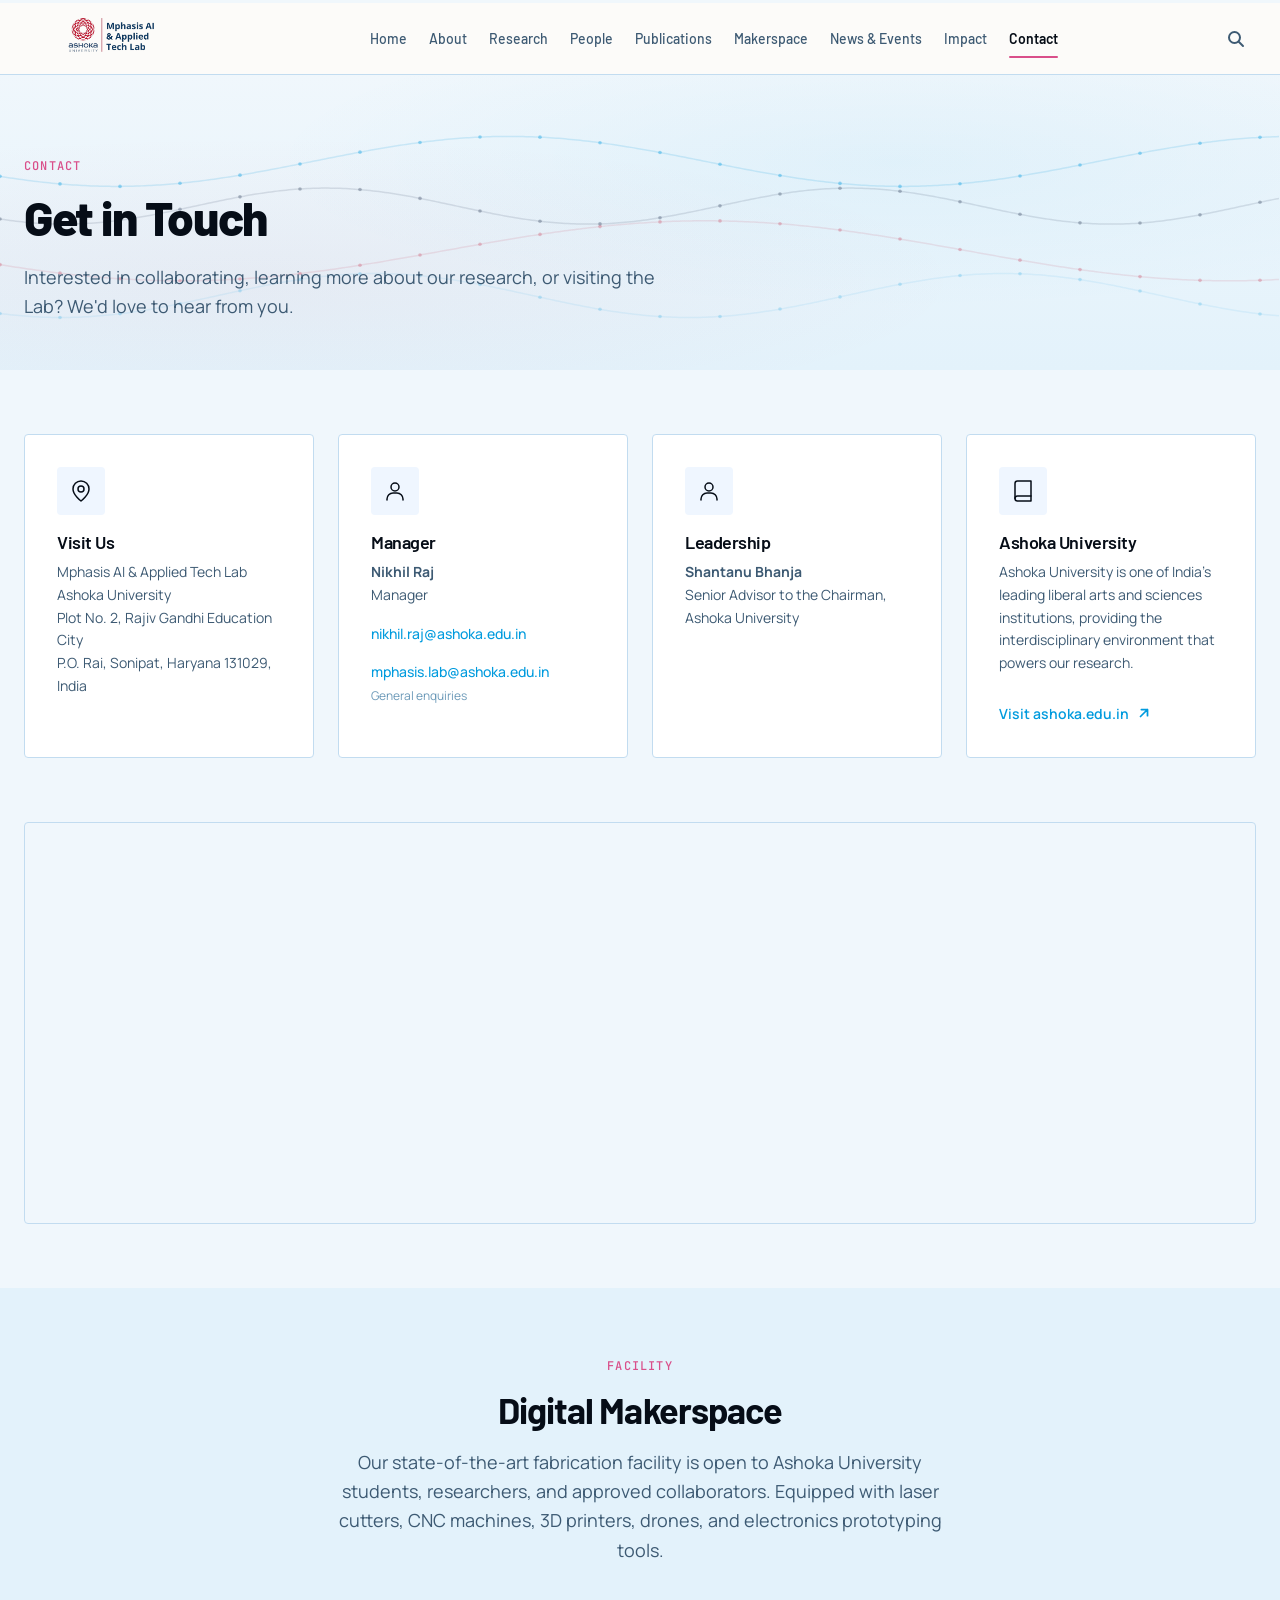
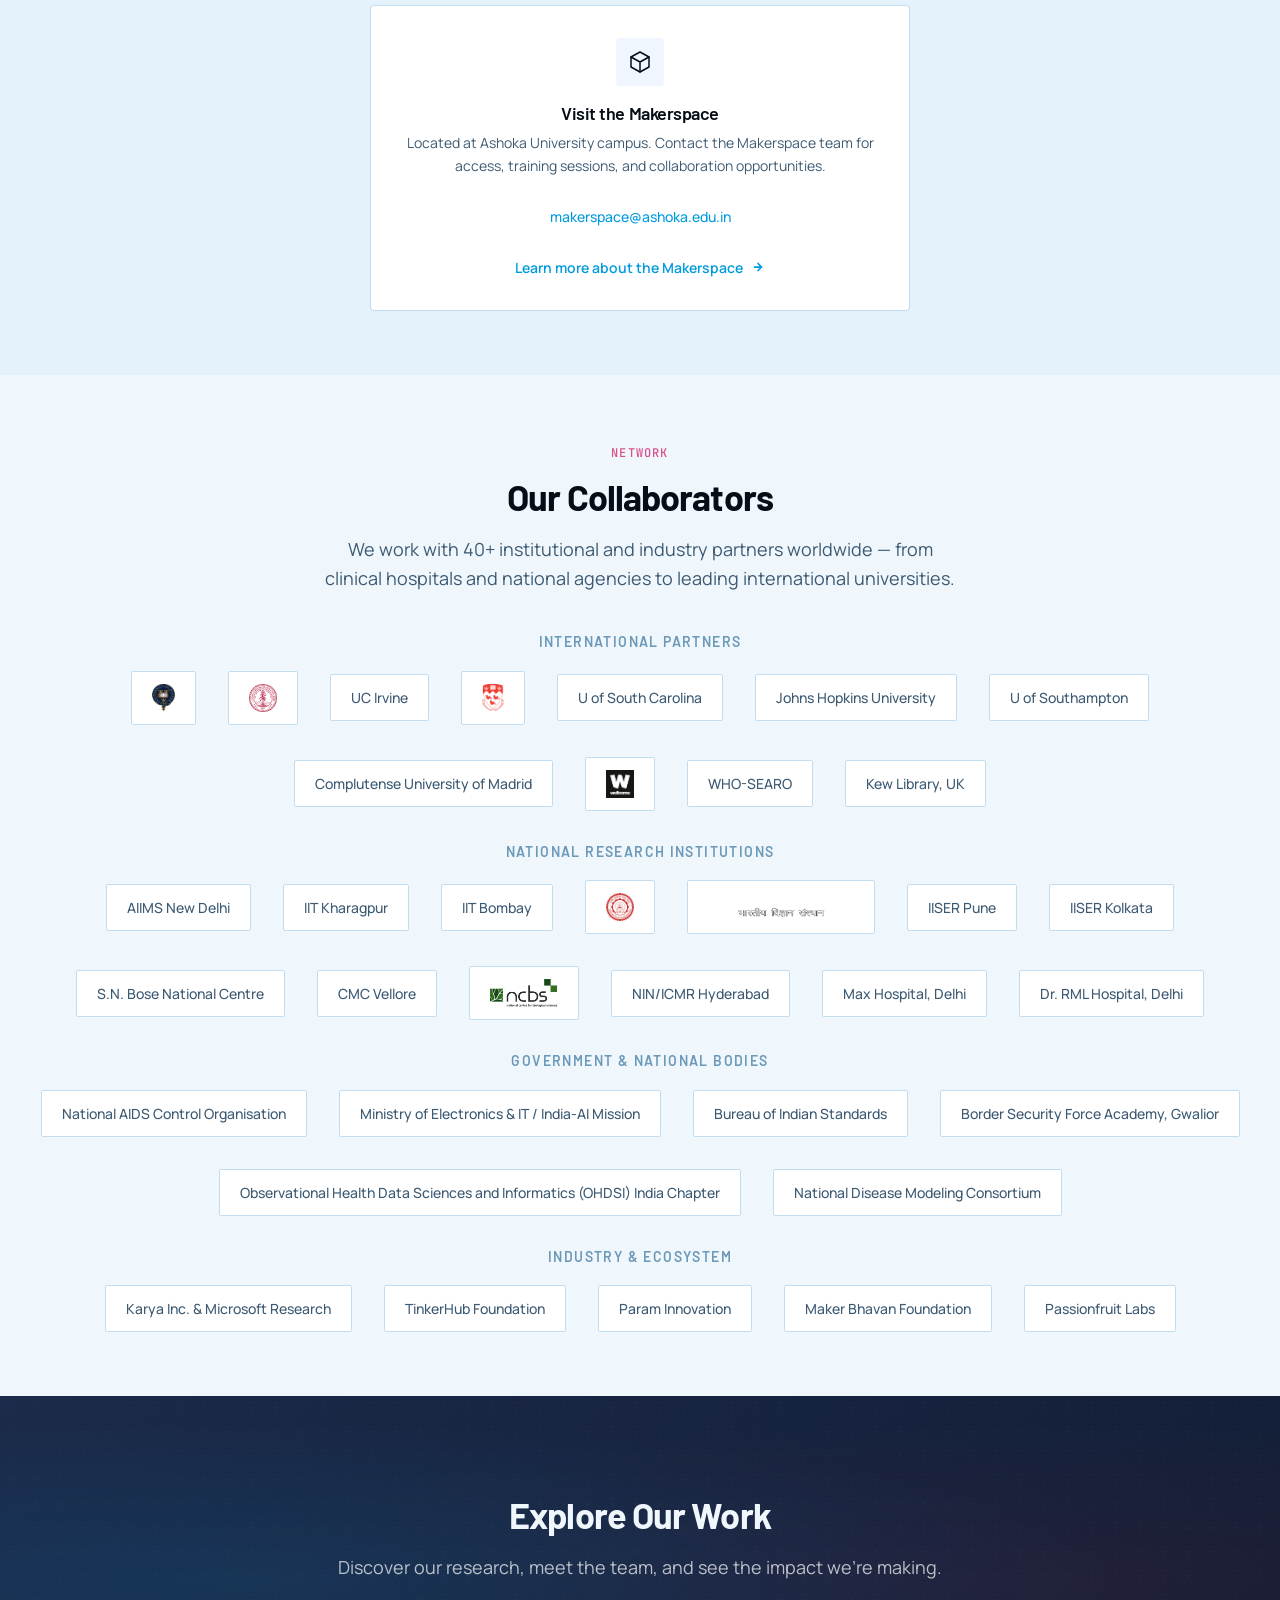
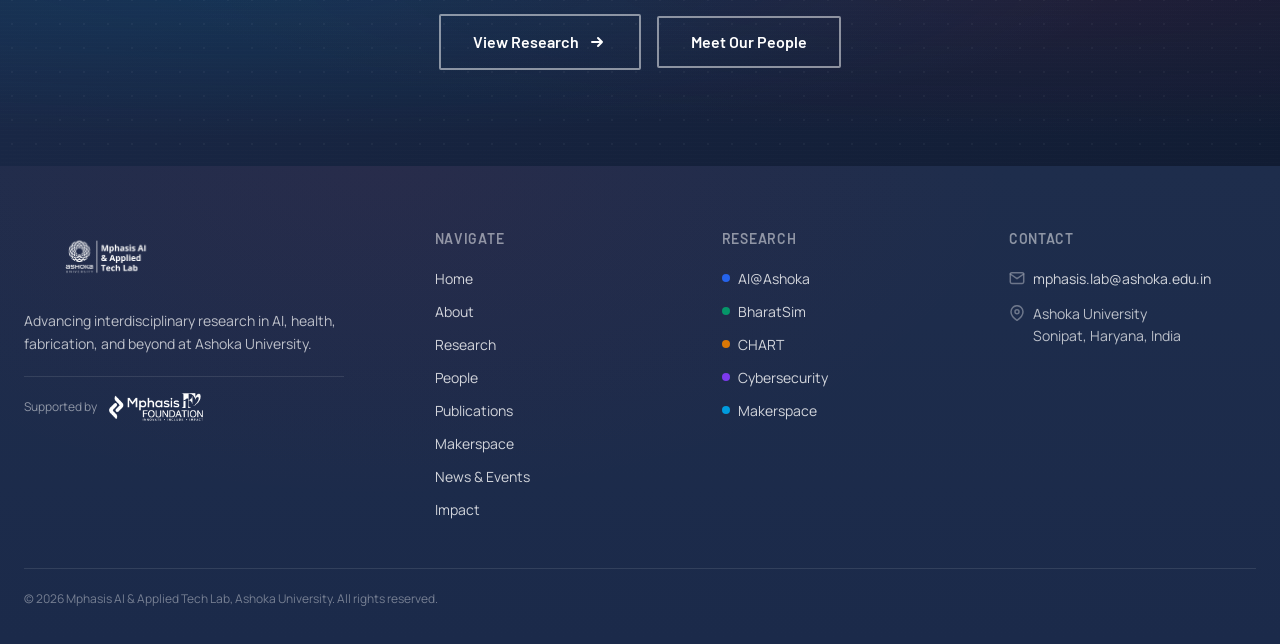
<file: pages/contact.html>
<!DOCTYPE html>
<html lang="en">
<head>
  <meta charset="UTF-8">
  <meta name="viewport" content="width=device-width, initial-scale=1.0">
  <meta name="description" content="Contact the Mphasis AI & Applied Tech Lab at Ashoka University, Sonipat, Haryana, India.">
  <meta name="theme-color" content="#1B2A4A">

  <!-- Open Graph -->
  <meta property="og:title" content="Contact | Mphasis AI & Applied Tech Lab">
  <meta property="og:description" content="Get in touch with the Mphasis AI & Applied Tech Lab at Ashoka University.">
  <meta property="og:type" content="website">

  <title>Contact | Mphasis AI & Applied Tech Lab</title>

  <link rel="icon" type="image/png" sizes="32x32" href="../src/assets/images/logos/favicon-32.png">
  <link rel="icon" type="image/png" sizes="16x16" href="../src/assets/images/logos/favicon-16.png">
  <link rel="apple-touch-icon" sizes="180x180" href="../src/assets/images/logos/apple-touch-icon.png">
  <link rel="preconnect" href="https://fonts.googleapis.com">
  <link rel="preconnect" href="https://fonts.gstatic.com" crossorigin>
  <link href="https://fonts.googleapis.com/css2?family=Barlow:wght@400;500;600;700&family=Manrope:wght@400;500;600;700&family=JetBrains+Mono:wght@400;500;600;700&display=swap" rel="stylesheet">

  <link rel="stylesheet" href="../src/css/variables.css">
  <link rel="stylesheet" href="../src/css/reset.css">
  <link rel="stylesheet" href="../src/css/base.css">
  <link rel="stylesheet" href="../src/css/layout.css">
  <link rel="stylesheet" href="../src/css/header.css">
  <link rel="stylesheet" href="../src/css/footer.css">
  <link rel="stylesheet" href="../src/css/components.css">
  <link rel="stylesheet" href="../src/css/animations.css">
  <link rel="stylesheet" href="../src/css/pages.css">
  <link rel="stylesheet" href="../src/css/utilities.css">
  <link rel="stylesheet" href="../src/css/search.css">
</head>
<body>
  <a href="#main-content" class="skip-link">Skip to main content</a>
  <div class="progress-bar" id="progress-bar" aria-hidden="true"></div>

  <div class="page">

    <!-- Search Overlay -->
    <div class="search-overlay" id="search-overlay" role="dialog" aria-modal="true" aria-label="Search" hidden>
      <div class="search-overlay__backdrop"></div>
      <div class="search-overlay__panel">
        <div class="search-overlay__header">
          <div class="search-overlay__input-wrapper">
            <svg class="search-overlay__icon" width="20" height="20" viewBox="0 0 20 20" fill="none" stroke="currentColor" stroke-width="2" stroke-linecap="round" stroke-linejoin="round"><circle cx="8.5" cy="8.5" r="5.5"/><path d="M13 13l4 4"/></svg>
            <input type="search" class="search-overlay__input" id="search-input" placeholder="Search projects, people, publications..." autocomplete="off">
            <kbd class="search-overlay__kbd">ESC</kbd>
          </div>
        </div>
        <div class="search-overlay__results" id="search-results" aria-live="polite">
          <div class="search-overlay__empty">
            <p class="search-overlay__empty-text">Type to search across projects, people, and publications</p>
          </div>
        </div>
        <div class="search-overlay__footer">
          <span><kbd>&#8984;</kbd><kbd>K</kbd> to toggle</span>
          <span><kbd>&#8593;</kbd><kbd>&#8595;</kbd> to navigate</span>
          <span><kbd>Enter</kbd> to select</span>
        </div>
      </div>
    </div>

    <!-- HEADER -->
    <header class="header" role="banner">
      <div class="header__inner">
        <a href="../index.html" class="header__logo" aria-label="Mphasis AI & Applied Tech Lab — Home">
          <img src="../src/assets/images/logos/lab-logo.png" alt="Mphasis AI & Applied Tech Lab Logo">
        </a>
        <nav class="nav" role="navigation" aria-label="Primary navigation">
          <a href="../index.html" class="nav__link">Home</a>
          <a href="about.html" class="nav__link">About</a>
          <a href="research.html" class="nav__link">Research</a>
          <a href="people.html" class="nav__link">People</a>
          <a href="publications.html" class="nav__link">Publications</a>
          <a href="makerspace.html" class="nav__link">Makerspace</a>
          <a href="news.html" class="nav__link">News & Events</a>
          <a href="impact.html" class="nav__link">Impact</a>
          <a href="contact.html" class="nav__link nav__link--active">Contact</a>
        </nav>
        <div class="header__actions">
          <button class="header__search-trigger" aria-label="Search" aria-expanded="false" aria-controls="search-overlay">
            <svg width="20" height="20" viewBox="0 0 20 20" fill="none" stroke="currentColor" stroke-width="2" stroke-linecap="round" stroke-linejoin="round"><circle cx="8.5" cy="8.5" r="5.5"/><path d="M13 13l4 4"/></svg>
          </button>
          <button class="header__menu-toggle" aria-label="Toggle navigation menu" aria-expanded="false" aria-controls="mobile-nav">
            <span></span><span></span><span></span>
          </button>
        </div>
      </div>
    </header>

    <!-- Mobile Navigation -->
    <nav class="nav-mobile" id="mobile-nav" role="navigation" aria-label="Mobile navigation">
      <a href="../index.html" class="nav-mobile__link">Home</a>
      <a href="about.html" class="nav-mobile__link">About</a>
      <a href="research.html" class="nav-mobile__link">Research</a>
      <a href="people.html" class="nav-mobile__link">People</a>
      <a href="publications.html" class="nav-mobile__link">Publications</a>
      <a href="makerspace.html" class="nav-mobile__link">Makerspace</a>
      <a href="news.html" class="nav-mobile__link">News & Events</a>
      <a href="impact.html" class="nav-mobile__link">Impact</a>
      <a href="contact.html" class="nav-mobile__link nav-mobile__link--active">Contact</a>
    </nav>

    <!-- MAIN CONTENT -->
    <main class="page__content" id="main-content" role="main">

      <!-- Page Hero -->
      <section class="page-hero">
        <canvas class="page-hero__canvas" data-page="contact" aria-hidden="true"></canvas>
        <div class="container">
          <span class="page-hero__eyebrow reveal">Contact</span>
          <h1 class="page-hero__title reveal">Get in Touch</h1>
          <p class="page-hero__description reveal">
            Interested in collaborating, learning more about our research, or visiting the Lab? We'd love to hear from you.
          </p>
        </div>
      </section>

      <!-- Contact Cards -->
      <section class="section">
        <div class="container">
          <div class="contact-grid reveal-stagger">

            <!-- Location -->
            <div class="contact-card reveal">
              <div class="contact-card__icon">
                <svg viewBox="0 0 24 24" fill="none" stroke="currentColor" stroke-width="1.5" stroke-linecap="round" stroke-linejoin="round">
                  <path d="M20 10c0 6-8 12-8 12s-8-6-8-12a8 8 0 1 1 16 0z"/><circle cx="12" cy="10" r="3"/>
                </svg>
              </div>
              <h3 class="contact-card__title">Visit Us</h3>
              <p class="contact-card__text">
                Mphasis AI &amp; Applied Tech Lab<br>
                Ashoka University<br>
                Plot No. 2, Rajiv Gandhi Education City<br>
                P.O. Rai, Sonipat, Haryana 131029, India
              </p>
            </div>

            <!-- Lab Manager -->
            <div class="contact-card reveal">
              <div class="contact-card__icon">
                <svg viewBox="0 0 24 24" fill="none" stroke="currentColor" stroke-width="1.5" stroke-linecap="round" stroke-linejoin="round">
                  <circle cx="12" cy="8" r="4"/><path d="M4 21v-1a6 6 0 0 1 6-6h4a6 6 0 0 1 6 6v1"/>
                </svg>
              </div>
              <h3 class="contact-card__title">Manager</h3>
              <p class="contact-card__text">
                <strong>Nikhil Raj</strong><br>
                Manager
              </p>
              <p class="contact-card__text" style="margin-top: var(--space-3);">
                <a href="mailto:nikhil.raj@ashoka.edu.in" style="color: var(--color-blue); font-weight: 500;">nikhil.raj@ashoka.edu.in</a>
              </p>
              <p class="contact-card__text" style="margin-top: var(--space-2);">
                <a href="mailto:mphasis.lab@ashoka.edu.in" style="color: var(--color-blue); font-weight: 500;">mphasis.lab@ashoka.edu.in</a>
                <span class="text-xs text-muted" style="display: block; margin-top: 2px;">General enquiries</span>
              </p>
            </div>

            <!-- Head of Department -->
            <div class="contact-card reveal">
              <div class="contact-card__icon">
                <svg viewBox="0 0 24 24" fill="none" stroke="currentColor" stroke-width="1.5" stroke-linecap="round" stroke-linejoin="round">
                  <circle cx="12" cy="8" r="4"/><path d="M4 21v-1a6 6 0 0 1 6-6h4a6 6 0 0 1 6 6v1"/>
                </svg>
              </div>
              <h3 class="contact-card__title">Leadership</h3>
              <p class="contact-card__text">
                <strong>Shantanu Bhanja</strong><br>
                Senior Advisor to the Chairman, Ashoka University
              </p>
            </div>

            <!-- Ashoka University -->
            <div class="contact-card reveal">
              <div class="contact-card__icon">
                <svg viewBox="0 0 24 24" fill="none" stroke="currentColor" stroke-width="1.5" stroke-linecap="round" stroke-linejoin="round">
                  <path d="M4 19.5A2.5 2.5 0 0 1 6.5 17H20"/><path d="M6.5 2H20v20H6.5A2.5 2.5 0 0 1 4 19.5v-15A2.5 2.5 0 0 1 6.5 2z"/>
                </svg>
              </div>
              <h3 class="contact-card__title">Ashoka University</h3>
              <p class="contact-card__text">
                Ashoka University is one of India's leading liberal arts and sciences institutions, providing the interdisciplinary environment that powers our research.
              </p>
              <a href="https://www.ashoka.edu.in" target="_blank" rel="noopener noreferrer" class="contact-card__link">
                Visit ashoka.edu.in
                <svg width="14" height="14" viewBox="0 0 16 16" fill="none" stroke="currentColor" stroke-width="2" stroke-linecap="round" stroke-linejoin="round"><path d="M4 12L12 4M12 4H5M12 4v7"/></svg>
              </a>
            </div>


          </div>
        </div>
      </section>

      <!-- Map -->
      <section class="section" style="padding-top: 0;">
        <div class="container reveal">
          <div style="border-radius: var(--radius-lg); overflow: hidden; border: 1px solid var(--color-border);">
            <iframe
              src="https://maps.google.com/maps?q=Ashoka+University,+Rajiv+Gandhi+Education+City,+Sonipat,+Haryana,+India&t=&z=15&ie=UTF8&iwloc=&output=embed"
              width="100%"
              height="400"
              style="border:0; display: block;"
              allowfullscreen=""
              loading="lazy"
              referrerpolicy="no-referrer-when-downgrade"
              title="Ashoka University location on Google Maps">
            </iframe>
          </div>
        </div>
      </section>

      <!-- Makerspace -->
      <section class="section section--alt">
        <div class="container">
          <div class="section__header text-center reveal">
            <span class="section__eyebrow">Facility</span>
            <h2 class="section__title">Digital Makerspace</h2>
            <p class="section__description">
              Our state-of-the-art fabrication facility is open to Ashoka University students, researchers, and approved collaborators. Equipped with laser cutters, CNC machines, 3D printers, drones, and electronics prototyping tools.
            </p>
          </div>
          <div class="reveal" style="max-width: 540px; margin: 0 auto;">
            <div class="contact-card" style="text-align: center; display: flex; flex-direction: column; align-items: center;">
              <div class="contact-card__icon">
                <svg viewBox="0 0 24 24" fill="none" stroke="currentColor" stroke-width="1.5" stroke-linecap="round" stroke-linejoin="round">
                  <path d="M12 2l9 5v10l-9 5-9-5V7l9-5z"/><path d="M12 12l9-5M12 12v10M12 12L3 7"/>
                </svg>
              </div>
              <h3 class="contact-card__title">Visit the Makerspace</h3>
              <p class="contact-card__text">
                Located at Ashoka University campus. Contact the Makerspace team for access, training sessions, and collaboration opportunities.
              </p>
              <p class="contact-card__text" style="margin-top: var(--space-3);">
                <a href="mailto:makerspace@ashoka.edu.in" style="color: var(--color-blue); font-weight: 500;">makerspace@ashoka.edu.in</a>
              </p>
              <a href="makerspace.html" class="contact-card__link">
                Learn more about the Makerspace
                <svg width="14" height="14" viewBox="0 0 16 16" fill="none" stroke="currentColor" stroke-width="2" stroke-linecap="round" stroke-linejoin="round"><path d="M4 8h8M8 4l4 4-4 4"/></svg>
              </a>
            </div>
          </div>
        </div>
      </section>

      <!-- Collaborators & Partners -->
      <section class="section">
        <div class="container">
          <div class="section__header text-center reveal">
            <span class="section__eyebrow">Network</span>
            <h2 class="section__title">Our Collaborators</h2>
            <p class="section__description">
              We work with 40+ institutional and industry partners worldwide — from clinical hospitals and national agencies to leading international universities.
            </p>
          </div>

          <!-- International -->
          <div style="margin-bottom: var(--space-8);">
            <h3 class="text-sm font-semibold text-muted text-center reveal" style="text-transform: uppercase; letter-spacing: 0.1em; margin-bottom: var(--space-5);">International Partners</h3>
            <div class="collaborator-logos reveal-stagger">
              <span class="reveal collaborator-logos__logo"><img src="../src/assets/images/logos/partners/oxford.png" alt="University of Oxford" loading="lazy"></span>
              <span class="reveal collaborator-logos__logo"><img src="../src/assets/images/logos/partners/stanford.png" alt="Stanford University" loading="lazy"></span>
              <span class="reveal">UC Irvine</span>
              <span class="reveal collaborator-logos__logo"><img src="../src/assets/images/logos/partners/mcgill.png" alt="McGill University" loading="lazy"></span>
              <span class="reveal">U of South Carolina</span>
              <span class="reveal">Johns Hopkins University</span>
              <span class="reveal">U of Southampton</span>
              <span class="reveal">Complutense University of Madrid</span>
              <span class="reveal collaborator-logos__logo"><img src="../src/assets/images/logos/partners/wellcome-trust.png" alt="Wellcome Trust" loading="lazy"></span>
              <span class="reveal">WHO-SEARO</span>
              <span class="reveal">Kew Library, UK</span>
            </div>
          </div>

          <!-- National Research -->
          <div style="margin-bottom: var(--space-8);">
            <h3 class="text-sm font-semibold text-muted text-center reveal" style="text-transform: uppercase; letter-spacing: 0.1em; margin-bottom: var(--space-5);">National Research Institutions</h3>
            <div class="collaborator-logos reveal-stagger">
              <span class="reveal">AIIMS New Delhi</span>
              <span class="reveal">IIT Kharagpur</span>
              <span class="reveal">IIT Bombay</span>
              <span class="reveal collaborator-logos__logo"><img src="../src/assets/images/logos/partners/iit-delhi.png" alt="IIT Delhi" loading="lazy"></span>
              <span class="reveal collaborator-logos__logo"><img src="../src/assets/images/logos/partners/iisc.png" alt="IISc Bengaluru" loading="lazy"></span>
              <span class="reveal">IISER Pune</span>
              <span class="reveal">IISER Kolkata</span>
              <span class="reveal">S.N. Bose National Centre</span>
              <span class="reveal">CMC Vellore</span>
              <span class="reveal collaborator-logos__logo"><img src="../src/assets/images/logos/partners/ncbs.png" alt="NCBS Bangalore" loading="lazy"></span>
              <span class="reveal">NIN/ICMR Hyderabad</span>
              <span class="reveal">Max Hospital, Delhi</span>
              <span class="reveal">Dr. RML Hospital, Delhi</span>
            </div>
          </div>

          <!-- Government -->
          <div style="margin-bottom: var(--space-8);">
            <h3 class="text-sm font-semibold text-muted text-center reveal" style="text-transform: uppercase; letter-spacing: 0.1em; margin-bottom: var(--space-5);">Government &amp; National Bodies</h3>
            <div class="collaborator-logos reveal-stagger">
              <span class="reveal">National AIDS Control Organisation</span>
              <span class="reveal">Ministry of Electronics &amp; IT / India-AI Mission</span>
              <span class="reveal">Bureau of Indian Standards</span>
              <span class="reveal">Border Security Force Academy, Gwalior</span>
              <span class="reveal">Observational Health Data Sciences and Informatics (OHDSI) India Chapter</span>
              <span class="reveal">National Disease Modeling Consortium</span>
            </div>
          </div>

          <!-- Industry -->
          <div>
            <h3 class="text-sm font-semibold text-muted text-center reveal" style="text-transform: uppercase; letter-spacing: 0.1em; margin-bottom: var(--space-5);">Industry &amp; Ecosystem</h3>
            <div class="collaborator-logos reveal-stagger">
              <span class="reveal">Karya Inc. &amp; Microsoft Research</span>
              <span class="reveal">TinkerHub Foundation</span>
              <span class="reveal">Param Innovation</span>
              <span class="reveal">Maker Bhavan Foundation</span>
              <span class="reveal">Passionfruit Labs</span>
            </div>
          </div>

        </div>
      </section>

      <!-- CTA -->
      <section class="section section--dark section--lg">
        <div class="container text-center">
          <h2 class="section__title reveal">Explore Our Work</h2>
          <p class="section__description reveal" style="margin: 0 auto var(--space-8);">
            Discover our research, meet the team, and see the impact we're making.
          </p>
          <div class="hero__actions reveal" style="justify-content: center;">
            <a href="research.html" class="btn btn--lg" style="background-color: transparent; color: #fff; border: 2px solid rgba(255,255,255,0.5);">
              View Research
              <svg class="btn__arrow" width="20" height="20" viewBox="0 0 20 20" fill="none" stroke="currentColor" stroke-width="2" stroke-linecap="round" stroke-linejoin="round"><path d="M5 10h10M11 6l4 4-4 4"/></svg>
            </a>
            <a href="people.html" class="btn btn--lg" style="background-color: transparent; color: #fff; border: 2px solid rgba(255,255,255,0.5);">Meet Our People</a>
          </div>
        </div>
      </section>

    </main>

    <!-- FOOTER -->
    <footer class="footer" role="contentinfo">
      <div class="container">
        <div class="footer__grid">
          <div class="footer__brand">
            <img src="../src/assets/images/logos/lab-logo.png" alt="Lab Logo" class="footer__brand-logo">
            <p class="footer__brand-text">
              Advancing interdisciplinary research in AI, health, fabrication, and beyond at Ashoka University.
            </p>
            <div class="footer__brand-partner">
              <span>Supported by</span>
              <img src="../src/assets/images/logos/mphasis-foundation.png" alt="Mphasis F1 Foundation">
            </div>
          </div>
          <div>
            <h4 class="footer__heading">Navigate</h4>
            <div class="footer__links">
              <a href="../index.html" class="footer__link">Home</a>
              <a href="about.html" class="footer__link">About</a>
              <a href="research.html" class="footer__link">Research</a>
              <a href="people.html" class="footer__link">People</a>
              <a href="publications.html" class="footer__link">Publications</a>
              <a href="makerspace.html" class="footer__link">Makerspace</a>
              <a href="news.html" class="footer__link">News & Events</a>
              <a href="impact.html" class="footer__link">Impact</a>
            </div>
          </div>
          <div>
            <h4 class="footer__heading">Research</h4>
            <div class="footer__links">
              <a href="pillar.html?pillar=ai" class="footer__pillar-link">
                <span class="footer__pillar-dot" style="background-color: var(--pillar-ai);"></span>
                AI@Ashoka
              </a>
              <a href="pillar.html?pillar=bharatsim" class="footer__pillar-link">
                <span class="footer__pillar-dot" style="background-color: var(--pillar-bharatsim);"></span>
                BharatSim
              </a>
              <a href="pillar.html?pillar=chart" class="footer__pillar-link">
                <span class="footer__pillar-dot" style="background-color: var(--pillar-chart);"></span>
                CHART
              </a>
              <a href="pillar.html?pillar=cyber" class="footer__pillar-link">
                <span class="footer__pillar-dot" style="background-color: var(--pillar-cyber);"></span>
                Cybersecurity
              </a>
              <a href="pillar.html?pillar=makerspace" class="footer__pillar-link">
                <span class="footer__pillar-dot" style="background-color: var(--pillar-makerspace);"></span>
                Makerspace
              </a>
            </div>
          </div>
          <div>
            <h4 class="footer__heading">Contact</h4>
            <div>
              <div class="footer__contact-item">
                <svg width="16" height="16" viewBox="0 0 16 16" fill="none" stroke="currentColor" stroke-width="1.5" stroke-linecap="round" stroke-linejoin="round"><path d="M13.3 2.7H2.7c-.7 0-1.4.6-1.4 1.3v8c0 .7.6 1.4 1.4 1.4h10.6c.7 0 1.4-.6 1.4-1.4V4c0-.7-.6-1.3-1.4-1.3z"/><path d="M14.7 4L8 8.7 1.3 4"/></svg>
                <a href="mailto:mphasis.lab@ashoka.edu.in" style="color: rgba(255,255,255,0.8);">mphasis.lab@ashoka.edu.in</a>
              </div>
              <div class="footer__contact-item">
                <svg width="16" height="16" viewBox="0 0 16 16" fill="none" stroke="currentColor" stroke-width="1.5" stroke-linecap="round" stroke-linejoin="round"><path d="M14 6.7C14 11.3 8 15.3 8 15.3S2 11.3 2 6.7a6 6 0 1 1 12 0z"/><circle cx="8" cy="6.7" r="2"/></svg>
                <span>Ashoka University<br>Sonipat, Haryana, India</span>
              </div>
            </div>
          </div>
        </div>
        <div class="footer__bottom">
          <p class="footer__copyright">&copy; 2026 Mphasis AI & Applied Tech Lab, Ashoka University. All rights reserved.</p>
          <div class="footer__bottom-links">
          </div>
        </div>
      </div>
    </footer>

  </div>

  <script src="../src/data/projects.js"></script>
  <script src="../src/data/people.js"></script>
  <script src="../src/data/publications.js"></script>
  <script src="../src/data/pillars.js"></script>
  <script src="../src/vendor/gsap.min.js"></script>
  <script src="../src/vendor/ScrollTrigger.min.js"></script>
  <script src="../src/js/gsap-animations.js"></script>
  <script src="../src/js/main.js"></script>
  <script src="../src/js/search.js"></script>
  <script src="../src/js/page-canvases.js"></script>
</body>
</html>
</file>
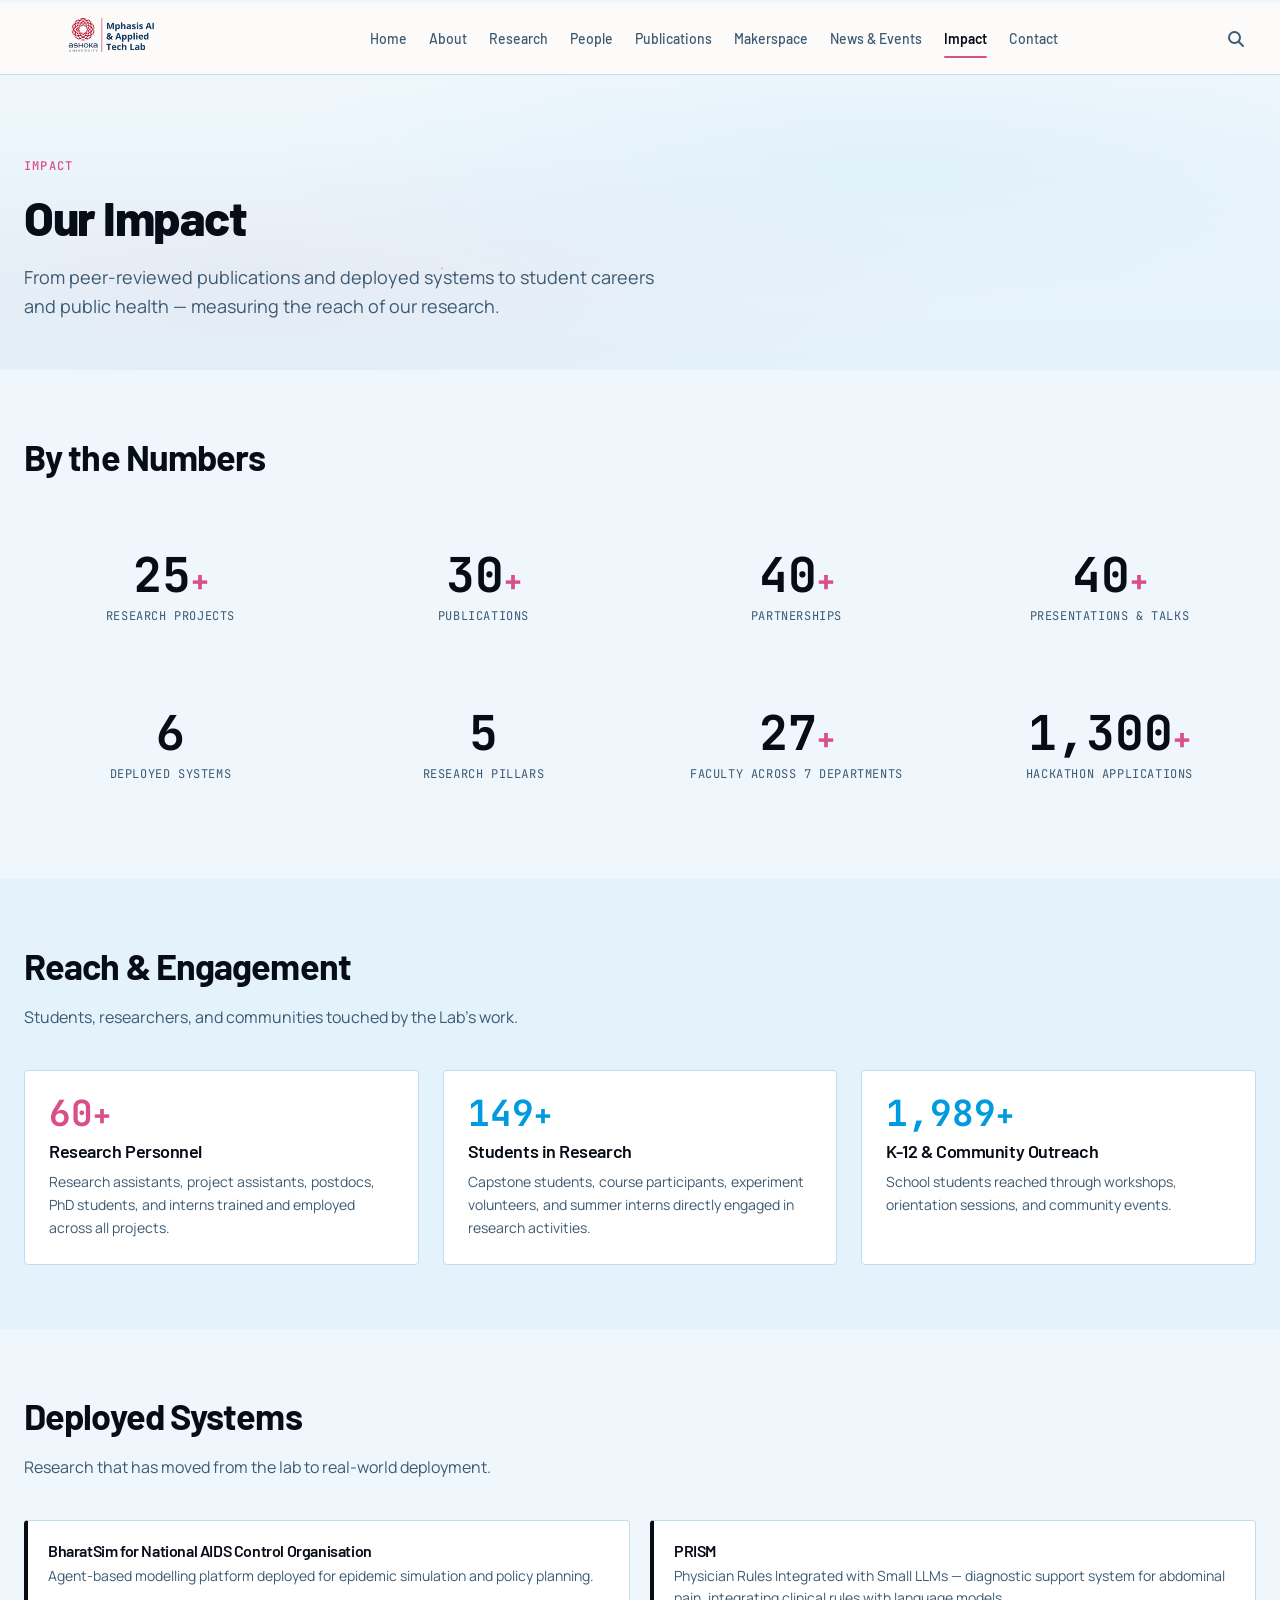
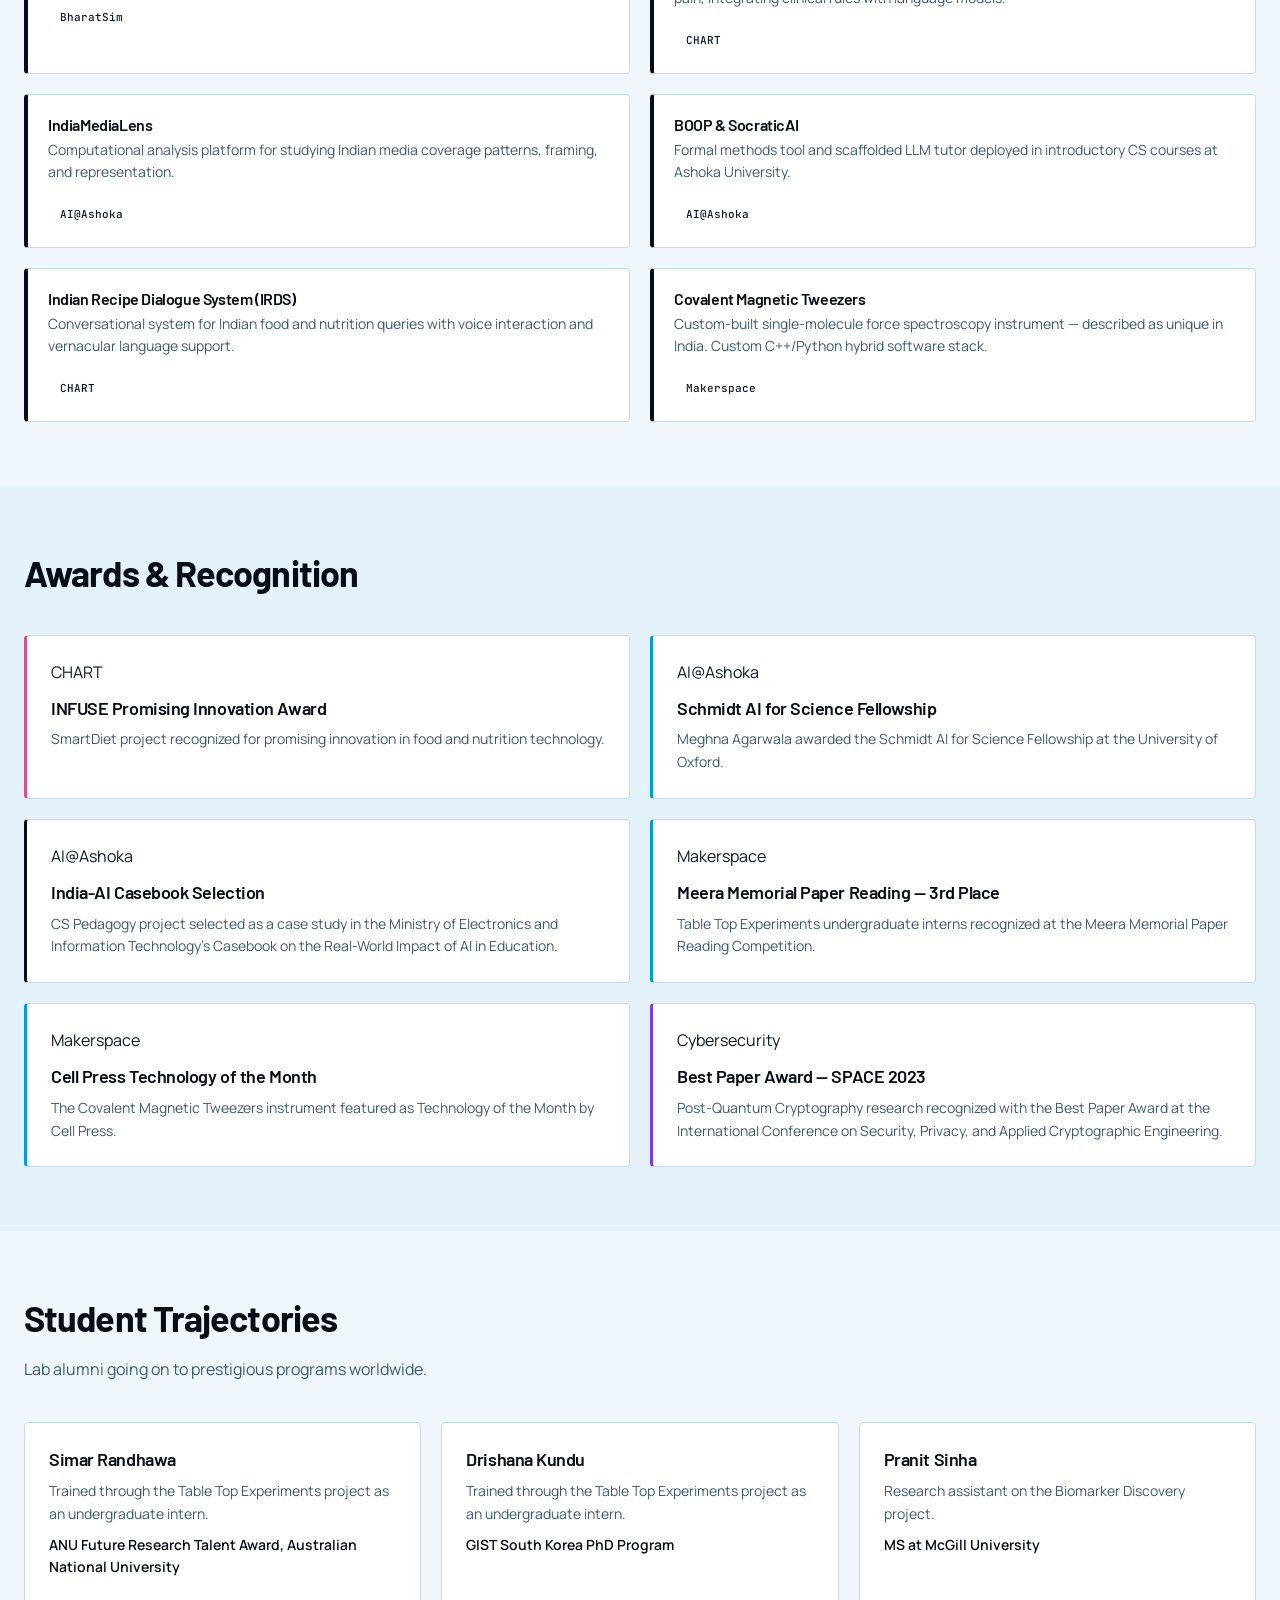
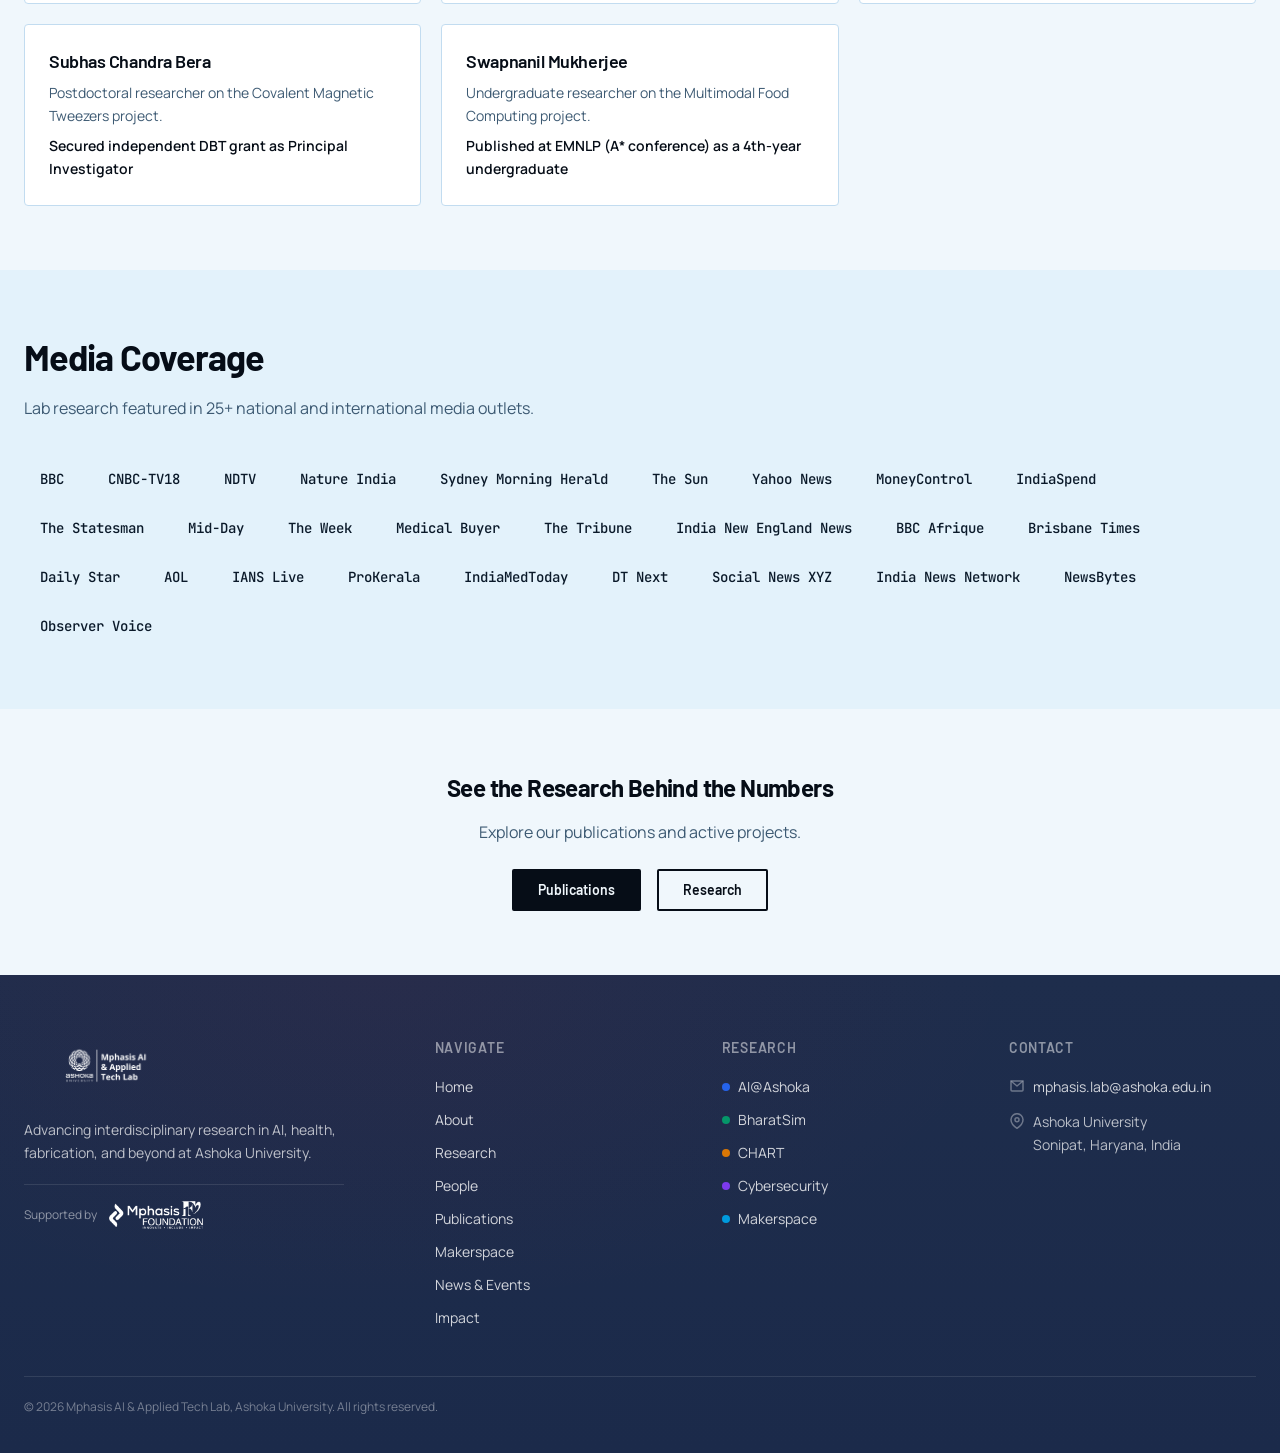
<file: pages/impact.html>
<!DOCTYPE html>
<html lang="en">
<head>
  <meta charset="UTF-8">
  <meta name="viewport" content="width=device-width, initial-scale=1.0">
  <meta name="description" content="Impact of the Mphasis AI & Applied Tech Lab — research metrics, student outcomes, deployed systems, awards, and media coverage.">
  <meta name="theme-color" content="#1B2A4A">

  <!-- Open Graph -->
  <meta property="og:title" content="Impact | Mphasis AI & Applied Tech Lab">
  <meta property="og:description" content="Research impact across publications, partnerships, deployed systems, and student outcomes.">
  <meta property="og:type" content="website">

  <title>Impact | Mphasis AI & Applied Tech Lab</title>

  <link rel="icon" type="image/png" sizes="32x32" href="../src/assets/images/logos/favicon-32.png">
  <link rel="icon" type="image/png" sizes="16x16" href="../src/assets/images/logos/favicon-16.png">
  <link rel="apple-touch-icon" sizes="180x180" href="../src/assets/images/logos/apple-touch-icon.png">
  <link rel="preconnect" href="https://fonts.googleapis.com">
  <link rel="preconnect" href="https://fonts.gstatic.com" crossorigin>
  <link href="https://fonts.googleapis.com/css2?family=Barlow:wght@400;500;600;700&family=Manrope:wght@400;500;600;700&family=JetBrains+Mono:wght@400;500;600;700&display=swap" rel="stylesheet">

  <link rel="stylesheet" href="../src/css/variables.css">
  <link rel="stylesheet" href="../src/css/reset.css">
  <link rel="stylesheet" href="../src/css/base.css">
  <link rel="stylesheet" href="../src/css/layout.css">
  <link rel="stylesheet" href="../src/css/header.css">
  <link rel="stylesheet" href="../src/css/footer.css">
  <link rel="stylesheet" href="../src/css/components.css">
  <link rel="stylesheet" href="../src/css/animations.css">
  <link rel="stylesheet" href="../src/css/pages.css">
  <link rel="stylesheet" href="../src/css/utilities.css">
  <link rel="stylesheet" href="../src/css/search.css">
</head>
<body>
  <a href="#main-content" class="skip-link">Skip to main content</a>
  <div class="progress-bar" id="progress-bar" aria-hidden="true"></div>

  <div class="page">

    <!-- Search Overlay -->
    <div class="search-overlay" id="search-overlay" role="dialog" aria-modal="true" aria-label="Search" hidden>
      <div class="search-overlay__backdrop"></div>
      <div class="search-overlay__panel">
        <div class="search-overlay__header">
          <div class="search-overlay__input-wrapper">
            <svg class="search-overlay__icon" width="20" height="20" viewBox="0 0 20 20" fill="none" stroke="currentColor" stroke-width="2" stroke-linecap="round" stroke-linejoin="round"><circle cx="8.5" cy="8.5" r="5.5"/><path d="M13 13l4 4"/></svg>
            <input type="search" class="search-overlay__input" id="search-input" placeholder="Search projects, people, publications..." autocomplete="off">
            <kbd class="search-overlay__kbd">ESC</kbd>
          </div>
        </div>
        <div class="search-overlay__results" id="search-results" aria-live="polite">
          <div class="search-overlay__empty">
            <p class="search-overlay__empty-text">Type to search across projects, people, and publications</p>
          </div>
        </div>
        <div class="search-overlay__footer">
          <span><kbd>&#8984;</kbd><kbd>K</kbd> to toggle</span>
          <span><kbd>&#8593;</kbd><kbd>&#8595;</kbd> to navigate</span>
          <span><kbd>Enter</kbd> to select</span>
        </div>
      </div>
    </div>

    <!-- HEADER -->
    <header class="header" role="banner">
      <div class="header__inner">
        <a href="../index.html" class="header__logo" aria-label="Mphasis AI & Applied Tech Lab — Home">
          <img src="../src/assets/images/logos/lab-logo.png" alt="Mphasis AI & Applied Tech Lab Logo">
        </a>
        <nav class="nav" role="navigation" aria-label="Primary navigation">
          <a href="../index.html" class="nav__link">Home</a>
          <a href="about.html" class="nav__link">About</a>
          <a href="research.html" class="nav__link">Research</a>
          <a href="people.html" class="nav__link">People</a>
          <a href="publications.html" class="nav__link">Publications</a>
          <a href="makerspace.html" class="nav__link">Makerspace</a>
          <a href="news.html" class="nav__link">News & Events</a>
          <a href="impact.html" class="nav__link nav__link--active">Impact</a>
          <a href="contact.html" class="nav__link">Contact</a>
        </nav>
        <div class="header__actions">
          <button class="header__search-trigger" aria-label="Search" aria-expanded="false" aria-controls="search-overlay">
            <svg width="20" height="20" viewBox="0 0 20 20" fill="none" stroke="currentColor" stroke-width="2" stroke-linecap="round" stroke-linejoin="round"><circle cx="8.5" cy="8.5" r="5.5"/><path d="M13 13l4 4"/></svg>
          </button>
          <button class="header__menu-toggle" aria-label="Toggle navigation menu" aria-expanded="false" aria-controls="mobile-nav">
            <span></span><span></span><span></span>
          </button>
        </div>
      </div>
    </header>

    <!-- Mobile Navigation -->
    <nav class="nav-mobile" id="mobile-nav" role="navigation" aria-label="Mobile navigation">
      <a href="../index.html" class="nav-mobile__link">Home</a>
      <a href="about.html" class="nav-mobile__link">About</a>
      <a href="research.html" class="nav-mobile__link">Research</a>
      <a href="people.html" class="nav-mobile__link">People</a>
      <a href="publications.html" class="nav-mobile__link">Publications</a>
      <a href="makerspace.html" class="nav-mobile__link">Makerspace</a>
      <a href="news.html" class="nav-mobile__link">News & Events</a>
      <a href="impact.html" class="nav-mobile__link nav-mobile__link--active">Impact</a>
      <a href="contact.html" class="nav-mobile__link">Contact</a>
    </nav>

    <!-- MAIN CONTENT -->
    <main class="page__content" id="main-content" role="main">

      <!-- Page Hero -->
      <section class="page-hero">
        <canvas class="page-hero__canvas" data-page="impact" aria-hidden="true"></canvas>
        <div class="container">
          <span class="page-hero__eyebrow reveal">Impact</span>
          <h1 class="page-hero__title reveal">Our Impact</h1>
          <p class="page-hero__description reveal">
            From peer-reviewed publications and deployed systems to student careers and public health — measuring the reach of our research.
          </p>
        </div>
      </section>

      <!-- ═══════════════════════════════════════
           METRICS DASHBOARD
           ═══════════════════════════════════════ -->
      <section class="section">
        <div class="container">
          <div class="section__header reveal">
            <h2 class="section__title">By the Numbers</h2>
          </div>

          <div class="grid grid--4 reveal-stagger" style="gap: var(--space-5); margin-top: var(--space-8);">
            <div class="stat-card reveal">
              <div class="stat-card__number" data-count="25">0<span class="stat-card__suffix">+</span></div>
              <div class="stat-card__label">Research Projects</div>
            </div>
            <div class="stat-card reveal">
              <div class="stat-card__number" data-count="30">0<span class="stat-card__suffix">+</span></div>
              <div class="stat-card__label">Publications</div>
            </div>
            <div class="stat-card reveal">
              <div class="stat-card__number" data-count="40">0<span class="stat-card__suffix">+</span></div>
              <div class="stat-card__label">Partnerships</div>
            </div>
            <div class="stat-card reveal">
              <div class="stat-card__number" data-count="40">0<span class="stat-card__suffix">+</span></div>
              <div class="stat-card__label">Presentations &amp; Talks</div>
            </div>
          </div>

          <div class="grid grid--4 reveal-stagger" style="gap: var(--space-5); margin-top: var(--space-5);">
            <div class="stat-card reveal">
              <div class="stat-card__number" data-count="6">0</div>
              <div class="stat-card__label">Deployed Systems</div>
            </div>
            <div class="stat-card reveal">
              <div class="stat-card__number" data-count="5">0</div>
              <div class="stat-card__label">Research Pillars</div>
            </div>
            <div class="stat-card reveal">
              <div class="stat-card__number" data-count="27">0<span class="stat-card__suffix">+</span></div>
              <div class="stat-card__label">Faculty Across 7 Departments</div>
            </div>
            <div class="stat-card reveal">
              <div class="stat-card__number" data-count="1300">0<span class="stat-card__suffix">+</span></div>
              <div class="stat-card__label">Hackathon Applications</div>
            </div>
          </div>
        </div>
      </section>

      <!-- ═══════════════════════════════════════
           REACH & ENGAGEMENT
           ═══════════════════════════════════════ -->
      <section class="section section--alt">
        <div class="container">
          <div class="section__header reveal">
            <h2 class="section__title">Reach &amp; Engagement</h2>
            <p class="section__subtitle">Students, researchers, and communities touched by the Lab's work.</p>
          </div>

          <div class="grid grid--3 reveal-stagger" style="gap: var(--space-6); margin-top: var(--space-8);">

            <div class="card reveal">
              <div class="card__body">
                <div class="stat-card__number" data-count="60" style="font-size: var(--text-4xl); color: var(--color-red); margin-bottom: var(--space-2);">0<span class="stat-card__suffix" style="color: var(--color-red);">+</span></div>
                <h4 class="card__title">Research Personnel</h4>
                <p class="card__text">Research assistants, project assistants, postdocs, PhD students, and interns trained and employed across all projects.</p>
              </div>
            </div>

            <div class="card reveal">
              <div class="card__body">
                <div class="stat-card__number" data-count="150" style="font-size: var(--text-4xl); color: var(--color-blue); margin-bottom: var(--space-2);">0<span class="stat-card__suffix" style="color: var(--color-blue);">+</span></div>
                <h4 class="card__title">Students in Research</h4>
                <p class="card__text">Capstone students, course participants, experiment volunteers, and summer interns directly engaged in research activities.</p>
              </div>
            </div>

            <div class="card reveal">
              <div class="card__body">
                <div class="stat-card__number" data-count="2000" style="font-size: var(--text-4xl); color: var(--pillar-makerspace); margin-bottom: var(--space-2);">0<span class="stat-card__suffix" style="color: var(--pillar-makerspace);">+</span></div>
                <h4 class="card__title">K-12 &amp; Community Outreach</h4>
                <p class="card__text">School students reached through workshops, orientation sessions, and community events.</p>
              </div>
            </div>

          </div>
        </div>
      </section>

      <!-- ═══════════════════════════════════════
           DEPLOYED SYSTEMS
           ═══════════════════════════════════════ -->
      <section class="section">
        <div class="container">
          <div class="section__header reveal">
            <h2 class="section__title">Deployed Systems</h2>
            <p class="section__subtitle">Research that has moved from the lab to real-world deployment.</p>
          </div>

          <div class="grid grid--2 reveal-stagger" style="gap: var(--space-5); margin-top: var(--space-8);">

            <article class="project-list-card reveal">
              <div class="project-list-card__body">
                <h3 class="project-list-card__title">BharatSim for National AIDS Control Organisation</h3>
                <p class="project-list-card__desc">Agent-based modelling platform deployed for epidemic simulation and policy planning.</p>
                <span class="tag tag--sm">BharatSim</span>
              </div>
            </article>

            <article class="project-list-card reveal">
              <div class="project-list-card__body">
                <h3 class="project-list-card__title">PRISM</h3>
                <p class="project-list-card__desc">Physician Rules Integrated with Small LLMs — diagnostic support system for abdominal pain, integrating clinical rules with language models.</p>
                <span class="tag tag--sm">CHART</span>
              </div>
            </article>

            <article class="project-list-card reveal">
              <div class="project-list-card__body">
                <h3 class="project-list-card__title">IndiaMediaLens</h3>
                <p class="project-list-card__desc">Computational analysis platform for studying Indian media coverage patterns, framing, and representation.</p>
                <span class="tag tag--sm">AI@Ashoka</span>
              </div>
            </article>

            <article class="project-list-card reveal">
              <div class="project-list-card__body">
                <h3 class="project-list-card__title">BOOP &amp; SocraticAI</h3>
                <p class="project-list-card__desc">Formal methods tool and scaffolded LLM tutor deployed in introductory CS courses at Ashoka University.</p>
                <span class="tag tag--sm">AI@Ashoka</span>
              </div>
            </article>

            <article class="project-list-card reveal">
              <div class="project-list-card__body">
                <h3 class="project-list-card__title">Indian Recipe Dialogue System (IRDS)</h3>
                <p class="project-list-card__desc">Conversational system for Indian food and nutrition queries with voice interaction and vernacular language support.</p>
                <span class="tag tag--sm">CHART</span>
              </div>
            </article>

            <article class="project-list-card reveal">
              <div class="project-list-card__body">
                <h3 class="project-list-card__title">Covalent Magnetic Tweezers</h3>
                <p class="project-list-card__desc">Custom-built single-molecule force spectroscopy instrument — described as unique in India. Custom C++/Python hybrid software stack.</p>
                <span class="tag tag--sm">Makerspace</span>
              </div>
            </article>

          </div>
        </div>
      </section>

      <!-- ═══════════════════════════════════════
           AWARDS & RECOGNITION
           ═══════════════════════════════════════ -->
      <section class="section section--alt">
        <div class="container">
          <div class="section__header reveal">
            <h2 class="section__title">Awards &amp; Recognition</h2>
          </div>

          <div class="grid grid--2 reveal-stagger" style="gap: var(--space-5); margin-top: var(--space-8);">

            <article class="card reveal" style="border-left: 3px solid var(--color-red);">
              <div class="card__body">
                <span class="card__eyebrow">CHART</span>
                <h4 class="card__title">INFUSE Promising Innovation Award</h4>
                <p class="card__text">SmartDiet project recognized for promising innovation in food and nutrition technology.</p>
              </div>
            </article>

            <article class="card reveal" style="border-left: 3px solid var(--color-blue);">
              <div class="card__body">
                <span class="card__eyebrow">AI@Ashoka</span>
                <h4 class="card__title">Schmidt AI for Science Fellowship</h4>
                <p class="card__text">Meghna Agarwala awarded the Schmidt AI for Science Fellowship at the University of Oxford.</p>
              </div>
            </article>

            <article class="card reveal" style="border-left: 3px solid var(--color-navy);">
              <div class="card__body">
                <span class="card__eyebrow">AI@Ashoka</span>
                <h4 class="card__title">India-AI Casebook Selection</h4>
                <p class="card__text">CS Pedagogy project selected as a case study in the Ministry of Electronics and Information Technology's Casebook on the Real-World Impact of AI in Education.</p>
              </div>
            </article>

            <article class="card reveal" style="border-left: 3px solid var(--pillar-makerspace);">
              <div class="card__body">
                <span class="card__eyebrow">Makerspace</span>
                <h4 class="card__title">Meera Memorial Paper Reading — 3rd Place</h4>
                <p class="card__text">Table Top Experiments undergraduate interns recognized at the Meera Memorial Paper Reading Competition.</p>
              </div>
            </article>

            <article class="card reveal" style="border-left: 3px solid var(--pillar-makerspace);">
              <div class="card__body">
                <span class="card__eyebrow">Makerspace</span>
                <h4 class="card__title">Cell Press Technology of the Month</h4>
                <p class="card__text">The Covalent Magnetic Tweezers instrument featured as Technology of the Month by Cell Press.</p>
              </div>
            </article>

            <article class="card reveal" style="border-left: 3px solid var(--pillar-cyber);">
              <div class="card__body">
                <span class="card__eyebrow">Cybersecurity</span>
                <h4 class="card__title">Best Paper Award — SPACE 2023</h4>
                <p class="card__text">Post-Quantum Cryptography research recognized with the Best Paper Award at the International Conference on Security, Privacy, and Applied Cryptographic Engineering.</p>
              </div>
            </article>

          </div>
        </div>
      </section>

      <!-- ═══════════════════════════════════════
           STUDENT OUTCOMES
           ═══════════════════════════════════════ -->
      <section class="section">
        <div class="container">
          <div class="section__header reveal">
            <h2 class="section__title">Student Trajectories</h2>
            <p class="section__subtitle">Lab alumni going on to prestigious programs worldwide.</p>
          </div>

          <div class="grid grid--3 reveal-stagger" style="gap: var(--space-5); margin-top: var(--space-8);">

            <article class="card reveal">
              <div class="card__body">
                <h4 class="card__title">Simar Randhawa</h4>
                <p class="card__text" style="margin-bottom: var(--space-2);">Trained through the Table Top Experiments project as an undergraduate intern.</p>
                <p style="font-size: var(--text-sm); font-weight: var(--weight-semibold); color: var(--color-navy);">ANU Future Research Talent Award, Australian National University</p>
              </div>
            </article>

            <article class="card reveal">
              <div class="card__body">
                <h4 class="card__title">Drishana Kundu</h4>
                <p class="card__text" style="margin-bottom: var(--space-2);">Trained through the Table Top Experiments project as an undergraduate intern.</p>
                <p style="font-size: var(--text-sm); font-weight: var(--weight-semibold); color: var(--color-navy);">GIST South Korea PhD Program</p>
              </div>
            </article>

            <article class="card reveal">
              <div class="card__body">
                <h4 class="card__title">Pranit Sinha</h4>
                <p class="card__text" style="margin-bottom: var(--space-2);">Research assistant on the Biomarker Discovery project.</p>
                <p style="font-size: var(--text-sm); font-weight: var(--weight-semibold); color: var(--color-navy);">MS at McGill University</p>
              </div>
            </article>

            <article class="card reveal">
              <div class="card__body">
                <h4 class="card__title">Subhas Chandra Bera</h4>
                <p class="card__text" style="margin-bottom: var(--space-2);">Postdoctoral researcher on the Covalent Magnetic Tweezers project.</p>
                <p style="font-size: var(--text-sm); font-weight: var(--weight-semibold); color: var(--color-navy);">Secured independent DBT grant as Principal Investigator</p>
              </div>
            </article>

            <article class="card reveal">
              <div class="card__body">
                <h4 class="card__title">Swapnanil Mukherjee</h4>
                <p class="card__text" style="margin-bottom: var(--space-2);">Undergraduate researcher on the Multimodal Food Computing project.</p>
                <p style="font-size: var(--text-sm); font-weight: var(--weight-semibold); color: var(--color-navy);">Published at EMNLP (A* conference) as a 4th-year undergraduate</p>
              </div>
            </article>

          </div>
        </div>
      </section>

      <!-- ═══════════════════════════════════════
           MEDIA COVERAGE
           ═══════════════════════════════════════ -->
      <section class="section section--alt">
        <div class="container">
          <div class="section__header reveal">
            <h2 class="section__title">Media Coverage</h2>
            <p class="section__subtitle">Lab research featured in 25+ national and international media outlets.</p>
          </div>

          <div class="reveal" style="margin-top: var(--space-8);">
            <div style="display: flex; flex-wrap: wrap; gap: var(--space-3); align-items: center;">
              <span class="tag" style="font-size: var(--text-sm); padding: var(--space-2) var(--space-4);">BBC</span>
              <span class="tag" style="font-size: var(--text-sm); padding: var(--space-2) var(--space-4);">CNBC-TV18</span>
              <span class="tag" style="font-size: var(--text-sm); padding: var(--space-2) var(--space-4);">NDTV</span>
              <span class="tag" style="font-size: var(--text-sm); padding: var(--space-2) var(--space-4);">Nature India</span>
              <span class="tag" style="font-size: var(--text-sm); padding: var(--space-2) var(--space-4);">Sydney Morning Herald</span>
              <span class="tag" style="font-size: var(--text-sm); padding: var(--space-2) var(--space-4);">The Sun</span>
              <span class="tag" style="font-size: var(--text-sm); padding: var(--space-2) var(--space-4);">Yahoo News</span>
              <span class="tag" style="font-size: var(--text-sm); padding: var(--space-2) var(--space-4);">MoneyControl</span>
              <span class="tag" style="font-size: var(--text-sm); padding: var(--space-2) var(--space-4);">IndiaSpend</span>
              <span class="tag" style="font-size: var(--text-sm); padding: var(--space-2) var(--space-4);">The Statesman</span>
              <span class="tag" style="font-size: var(--text-sm); padding: var(--space-2) var(--space-4);">Mid-Day</span>
              <span class="tag" style="font-size: var(--text-sm); padding: var(--space-2) var(--space-4);">The Week</span>
              <span class="tag" style="font-size: var(--text-sm); padding: var(--space-2) var(--space-4);">Medical Buyer</span>
              <span class="tag" style="font-size: var(--text-sm); padding: var(--space-2) var(--space-4);">The Tribune</span>
              <span class="tag" style="font-size: var(--text-sm); padding: var(--space-2) var(--space-4);">India New England News</span>
              <span class="tag" style="font-size: var(--text-sm); padding: var(--space-2) var(--space-4);">BBC Afrique</span>
              <span class="tag" style="font-size: var(--text-sm); padding: var(--space-2) var(--space-4);">Brisbane Times</span>
              <span class="tag" style="font-size: var(--text-sm); padding: var(--space-2) var(--space-4);">Daily Star</span>
              <span class="tag" style="font-size: var(--text-sm); padding: var(--space-2) var(--space-4);">AOL</span>
              <span class="tag" style="font-size: var(--text-sm); padding: var(--space-2) var(--space-4);">IANS Live</span>
              <span class="tag" style="font-size: var(--text-sm); padding: var(--space-2) var(--space-4);">ProKerala</span>
              <span class="tag" style="font-size: var(--text-sm); padding: var(--space-2) var(--space-4);">IndiaMedToday</span>
              <span class="tag" style="font-size: var(--text-sm); padding: var(--space-2) var(--space-4);">DT Next</span>
              <span class="tag" style="font-size: var(--text-sm); padding: var(--space-2) var(--space-4);">Social News XYZ</span>
              <span class="tag" style="font-size: var(--text-sm); padding: var(--space-2) var(--space-4);">India News Network</span>
              <span class="tag" style="font-size: var(--text-sm); padding: var(--space-2) var(--space-4);">NewsBytes</span>
              <span class="tag" style="font-size: var(--text-sm); padding: var(--space-2) var(--space-4);">Observer Voice</span>
            </div>
          </div>
        </div>
      </section>

      <!-- CTA -->
      <section class="section">
        <div class="container text-center">
          <div class="reveal">
            <h3 style="margin-bottom: var(--space-4);">See the Research Behind the Numbers</h3>
            <p style="color: var(--color-text-secondary); margin-bottom: var(--space-6);">
              Explore our publications and active projects.
            </p>
            <div style="display: flex; gap: var(--space-4); justify-content: center; flex-wrap: wrap;">
              <a href="publications.html" class="btn btn--primary">Publications</a>
              <a href="research.html" class="btn btn--secondary">Research</a>
            </div>
          </div>
        </div>
      </section>

    </main>

    <!-- FOOTER -->
    <footer class="footer" role="contentinfo">
      <div class="container">
        <div class="footer__grid">
          <div class="footer__brand">
            <img src="../src/assets/images/logos/lab-logo.png" alt="Lab Logo" class="footer__brand-logo">
            <p class="footer__brand-text">
              Advancing interdisciplinary research in AI, health, fabrication, and beyond at Ashoka University.
            </p>
            <div class="footer__brand-partner">
              <span>Supported by</span>
              <img src="../src/assets/images/logos/mphasis-foundation.png" alt="Mphasis F1 Foundation">
            </div>
          </div>
          <div>
            <h4 class="footer__heading">Navigate</h4>
            <div class="footer__links">
              <a href="../index.html" class="footer__link">Home</a>
              <a href="about.html" class="footer__link">About</a>
              <a href="research.html" class="footer__link">Research</a>
              <a href="people.html" class="footer__link">People</a>
              <a href="publications.html" class="footer__link">Publications</a>
              <a href="makerspace.html" class="footer__link">Makerspace</a>
              <a href="news.html" class="footer__link">News & Events</a>
              <a href="impact.html" class="footer__link">Impact</a>
            </div>
          </div>
          <div>
            <h4 class="footer__heading">Research</h4>
            <div class="footer__links">
              <a href="pillar.html?pillar=ai" class="footer__pillar-link"><span class="footer__pillar-dot" style="background-color: var(--pillar-ai);"></span>AI@Ashoka</a>
              <a href="pillar.html?pillar=bharatsim" class="footer__pillar-link"><span class="footer__pillar-dot" style="background-color: var(--pillar-bharatsim);"></span>BharatSim</a>
              <a href="pillar.html?pillar=chart" class="footer__pillar-link"><span class="footer__pillar-dot" style="background-color: var(--pillar-chart);"></span>CHART</a>
              <a href="pillar.html?pillar=cyber" class="footer__pillar-link"><span class="footer__pillar-dot" style="background-color: var(--pillar-cyber);"></span>Cybersecurity</a>
              <a href="pillar.html?pillar=makerspace" class="footer__pillar-link"><span class="footer__pillar-dot" style="background-color: var(--pillar-makerspace);"></span>Makerspace</a>
            </div>
          </div>
          <div>
            <h4 class="footer__heading">Contact</h4>
            <div>
              <div class="footer__contact-item">
                <svg width="16" height="16" viewBox="0 0 16 16" fill="none" stroke="currentColor" stroke-width="1.5" stroke-linecap="round" stroke-linejoin="round"><rect x="2" y="3" width="12" height="10" rx="1"/><path d="M2 3l6 5 6-5"/></svg>
                <a href="mailto:mphasis.lab@ashoka.edu.in" style="color: rgba(255,255,255,0.8);">mphasis.lab@ashoka.edu.in</a>
              </div>
              <div class="footer__contact-item">
                <svg width="16" height="16" viewBox="0 0 16 16" fill="none" stroke="currentColor" stroke-width="1.5" stroke-linecap="round" stroke-linejoin="round"><path d="M14 6.7C14 11.3 8 15.3 8 15.3S2 11.3 2 6.7a6 6 0 1 1 12 0z"/><circle cx="8" cy="6.7" r="2"/></svg>
                <span>Ashoka University<br>Sonipat, Haryana, India</span>
              </div>
            </div>
          </div>
        </div>
        <div class="footer__bottom">
          <p class="footer__copyright">&copy; 2026 Mphasis AI & Applied Tech Lab, Ashoka University. All rights reserved.</p>
          <div class="footer__bottom-links">
          </div>
        </div>
      </div>
    </footer>

  </div>

  <script src="../src/data/projects.js"></script>
  <script src="../src/data/people.js"></script>
  <script src="../src/data/publications.js"></script>
  <script src="../src/data/pillars.js"></script>
  <script src="../src/vendor/gsap.min.js"></script>
  <script src="../src/vendor/ScrollTrigger.min.js"></script>
  <script src="../src/js/gsap-animations.js"></script>
  <script src="../src/js/main.js"></script>
  <script src="../src/js/search.js"></script>
  <script src="../src/js/page-canvases.js"></script>
</body>
</html>
</file>
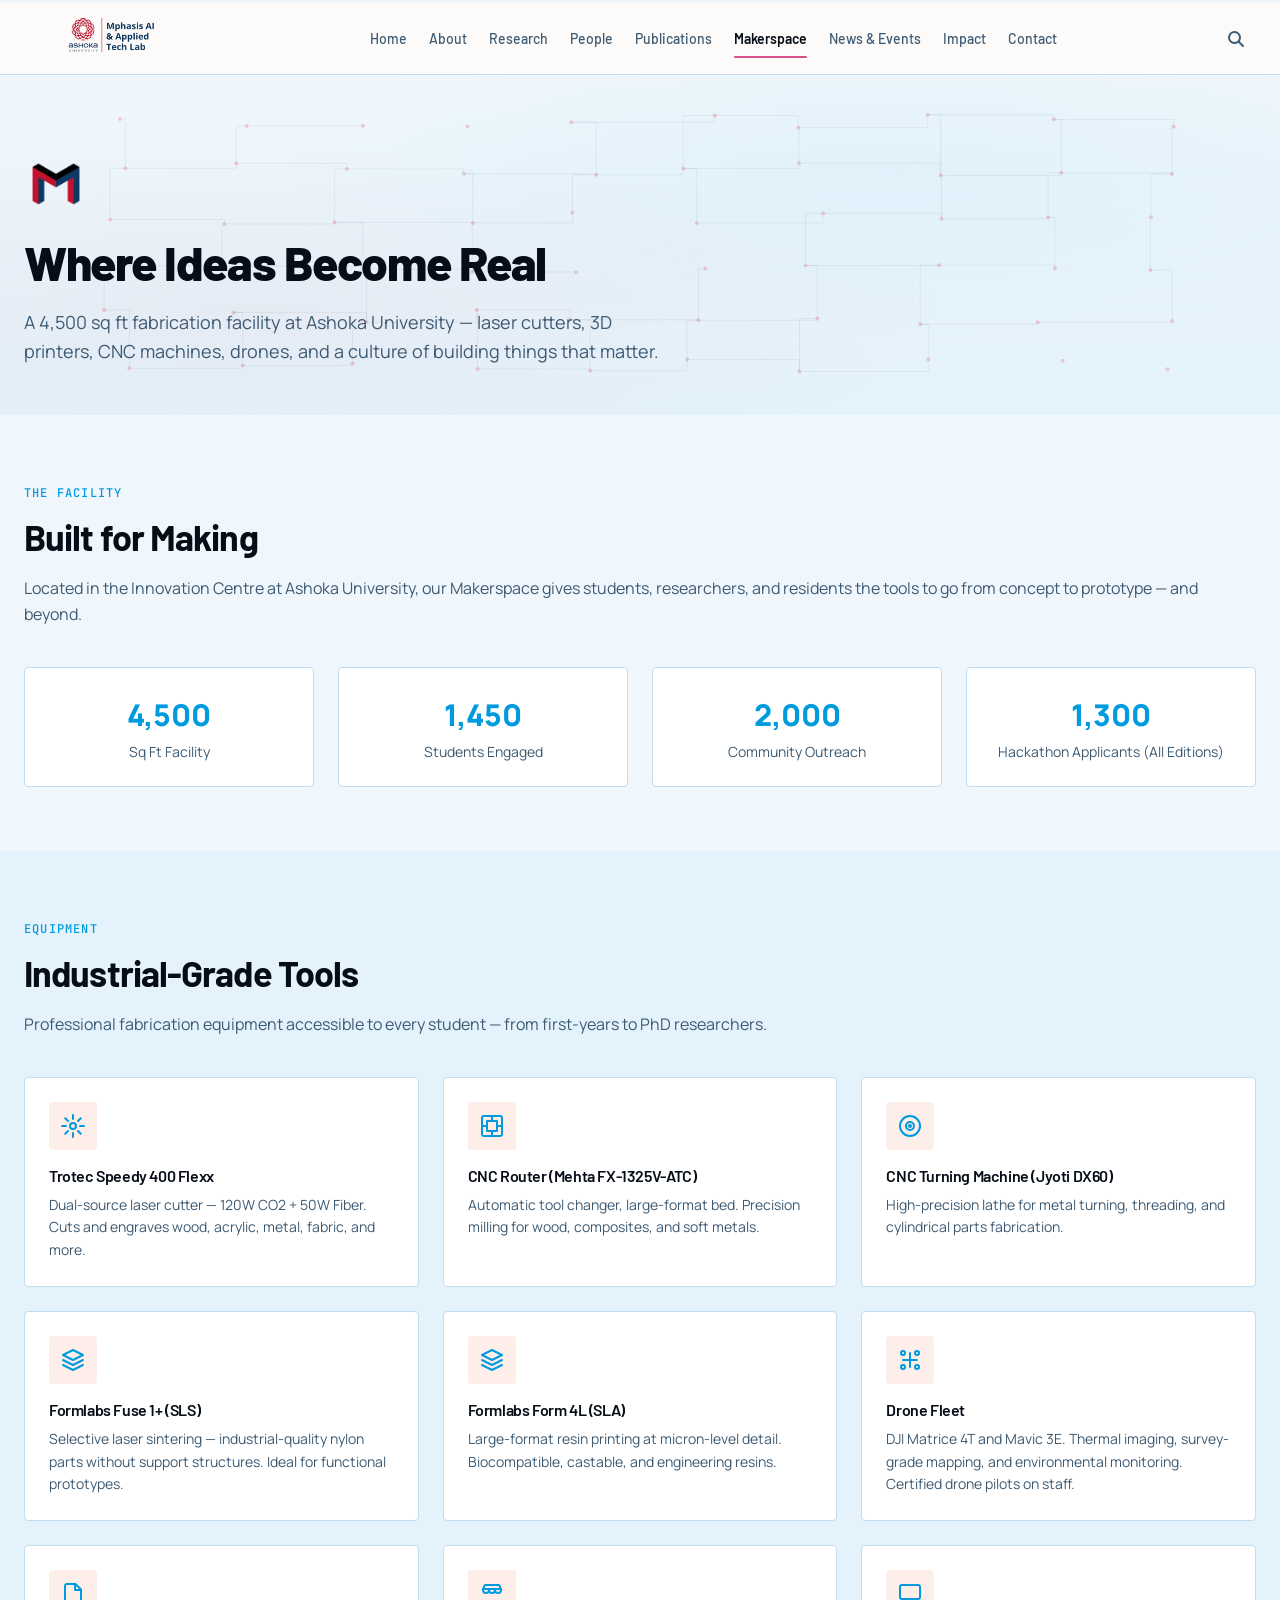
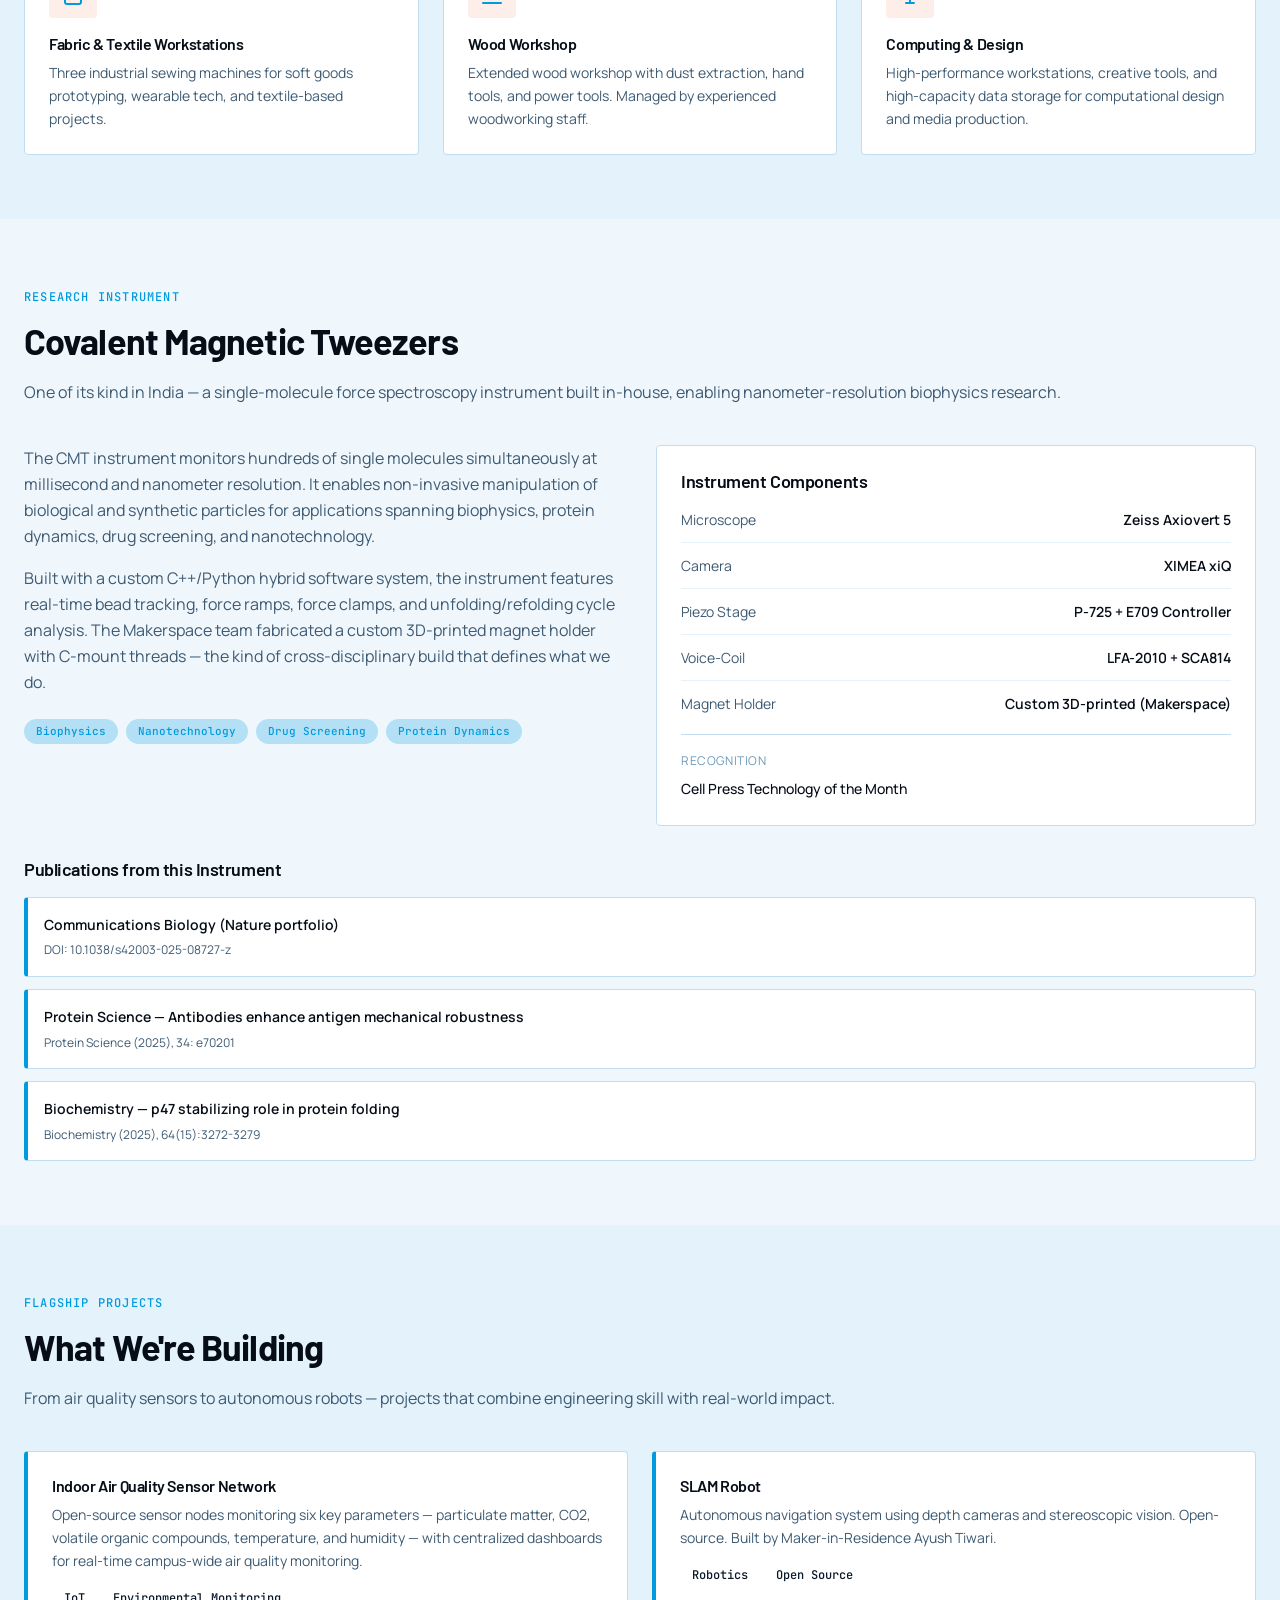
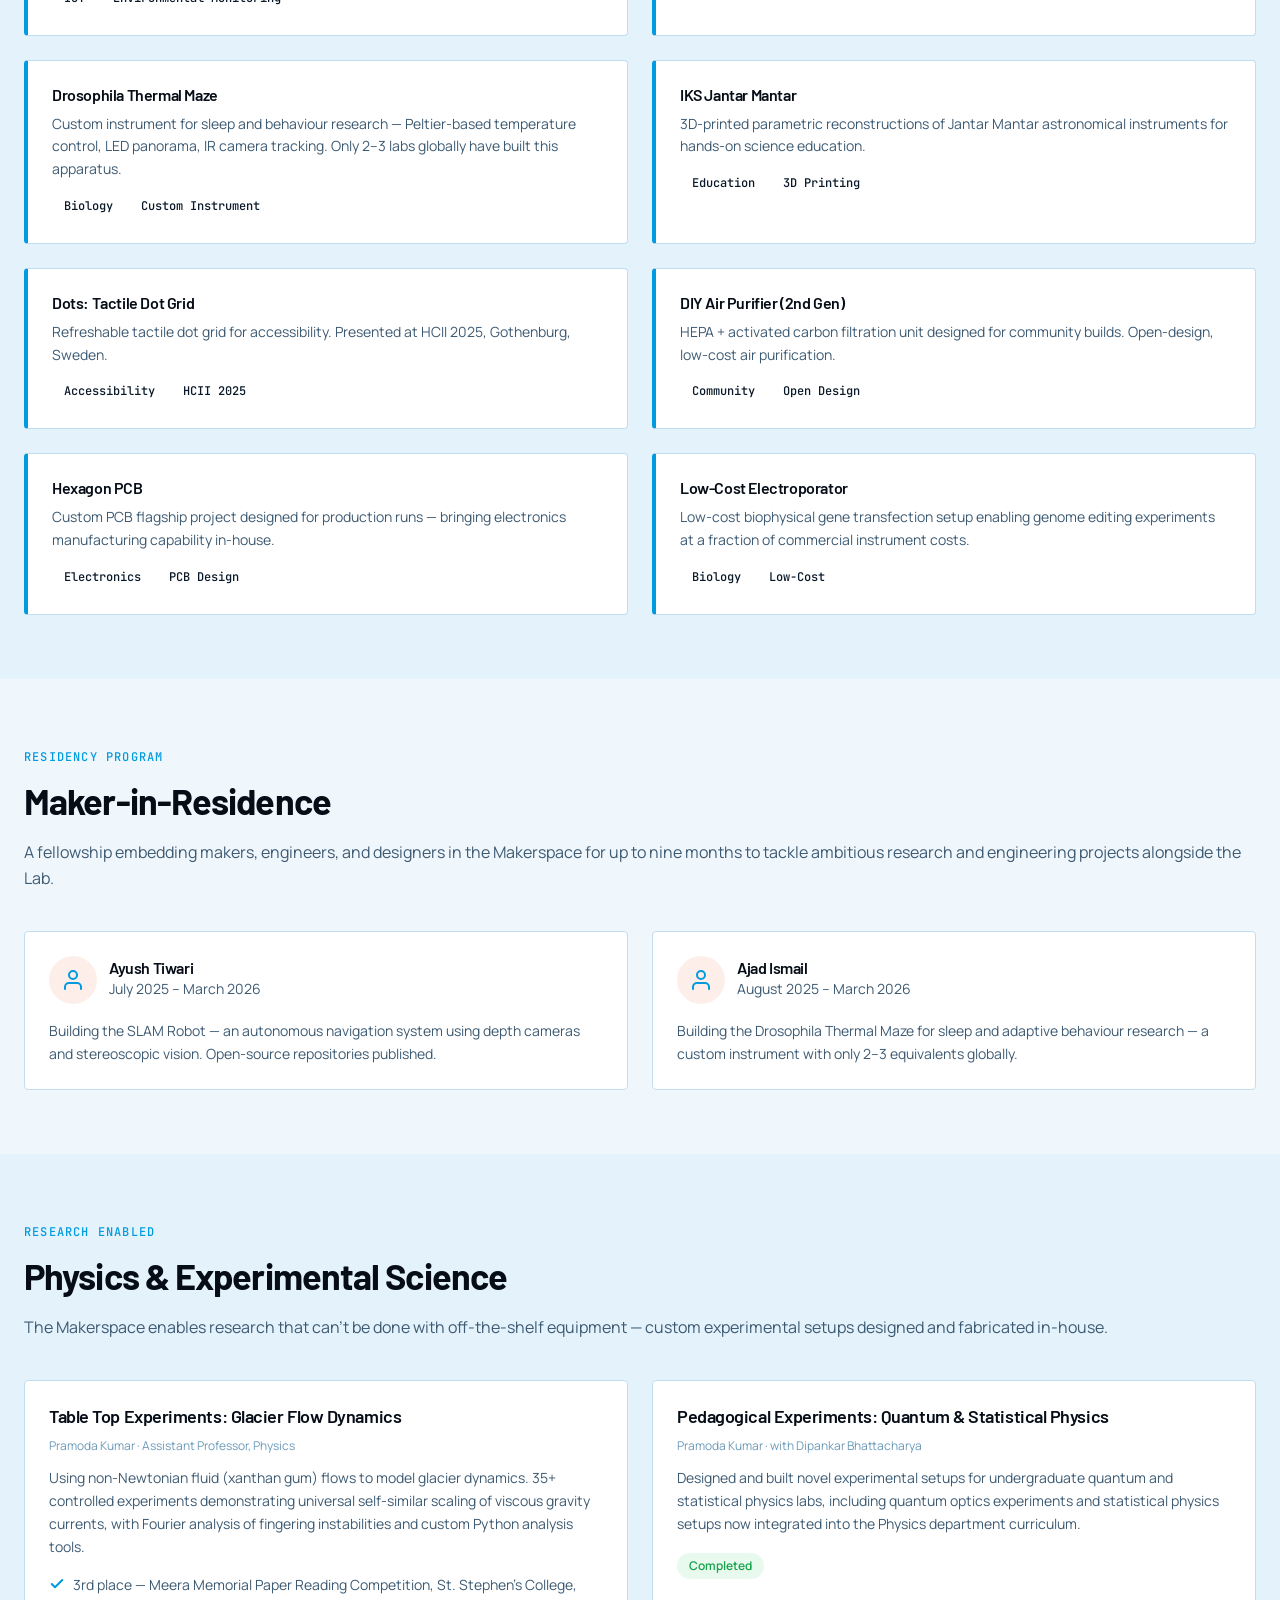
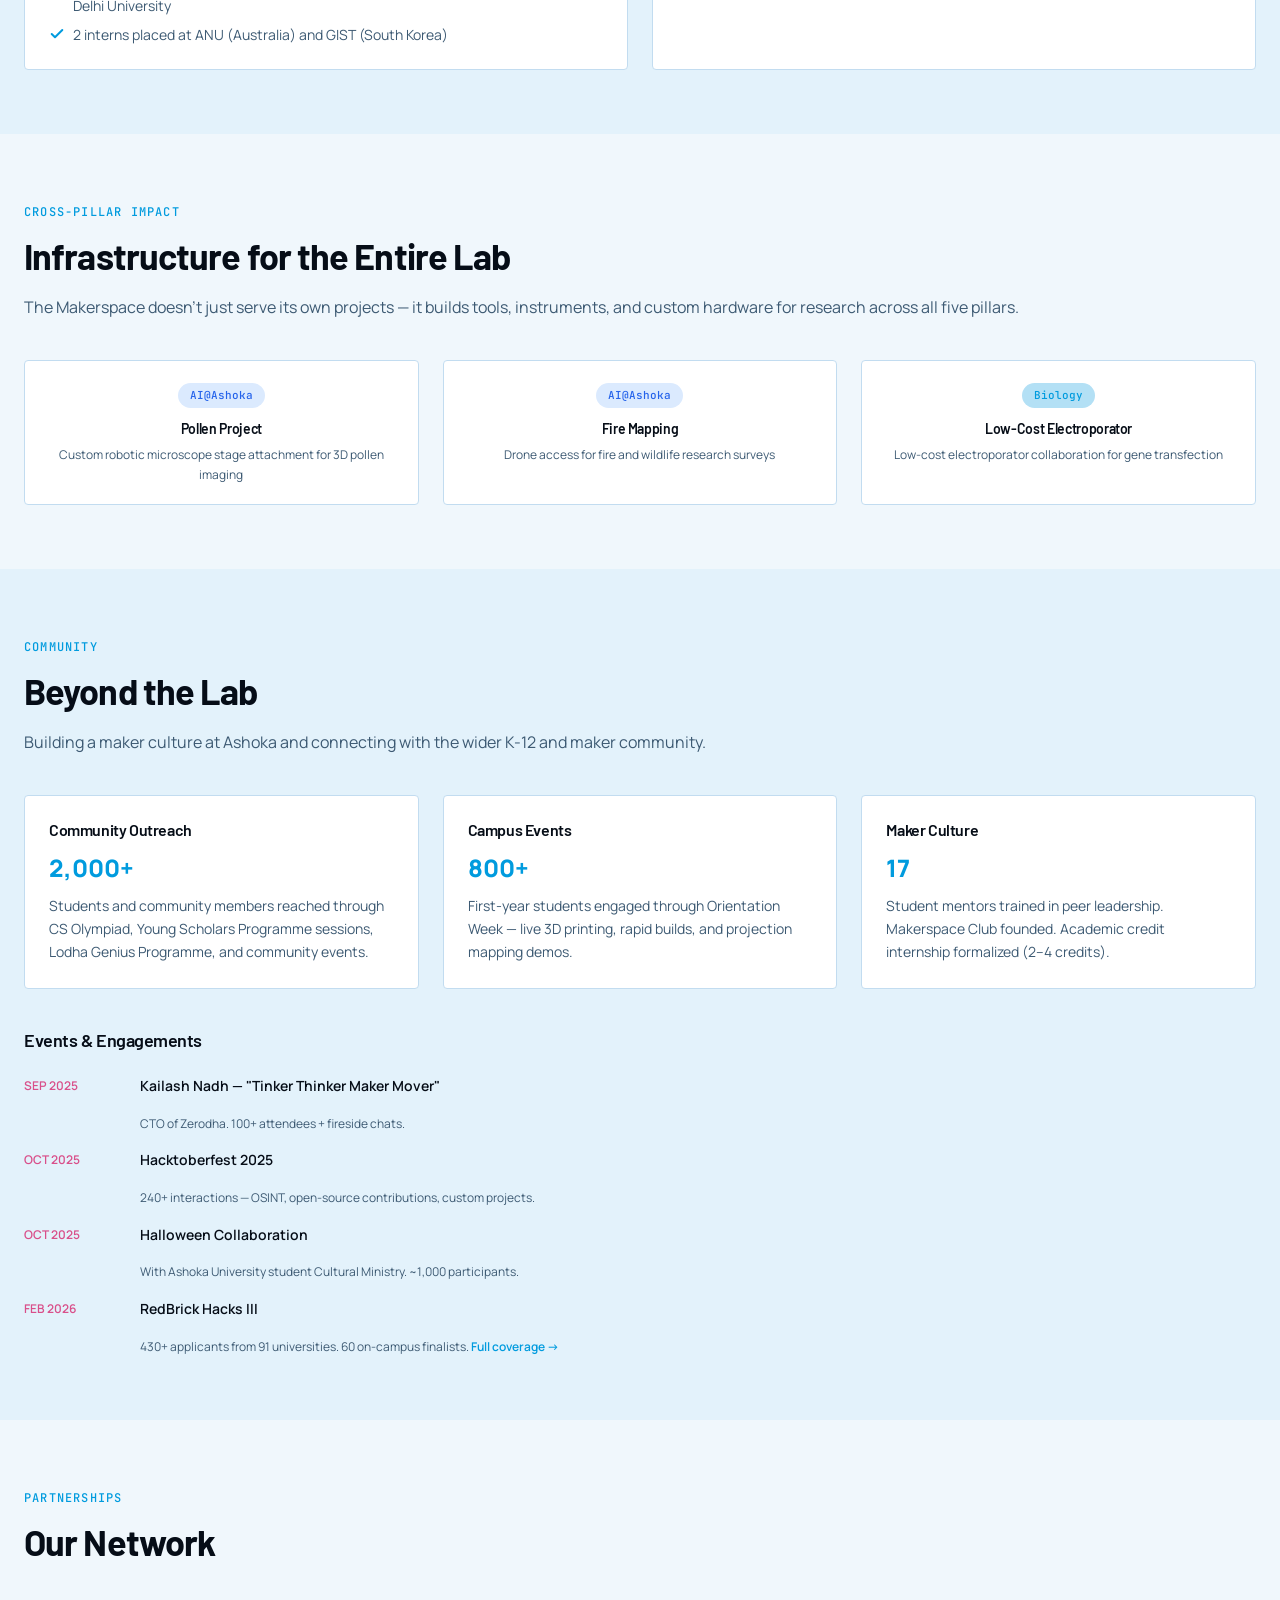
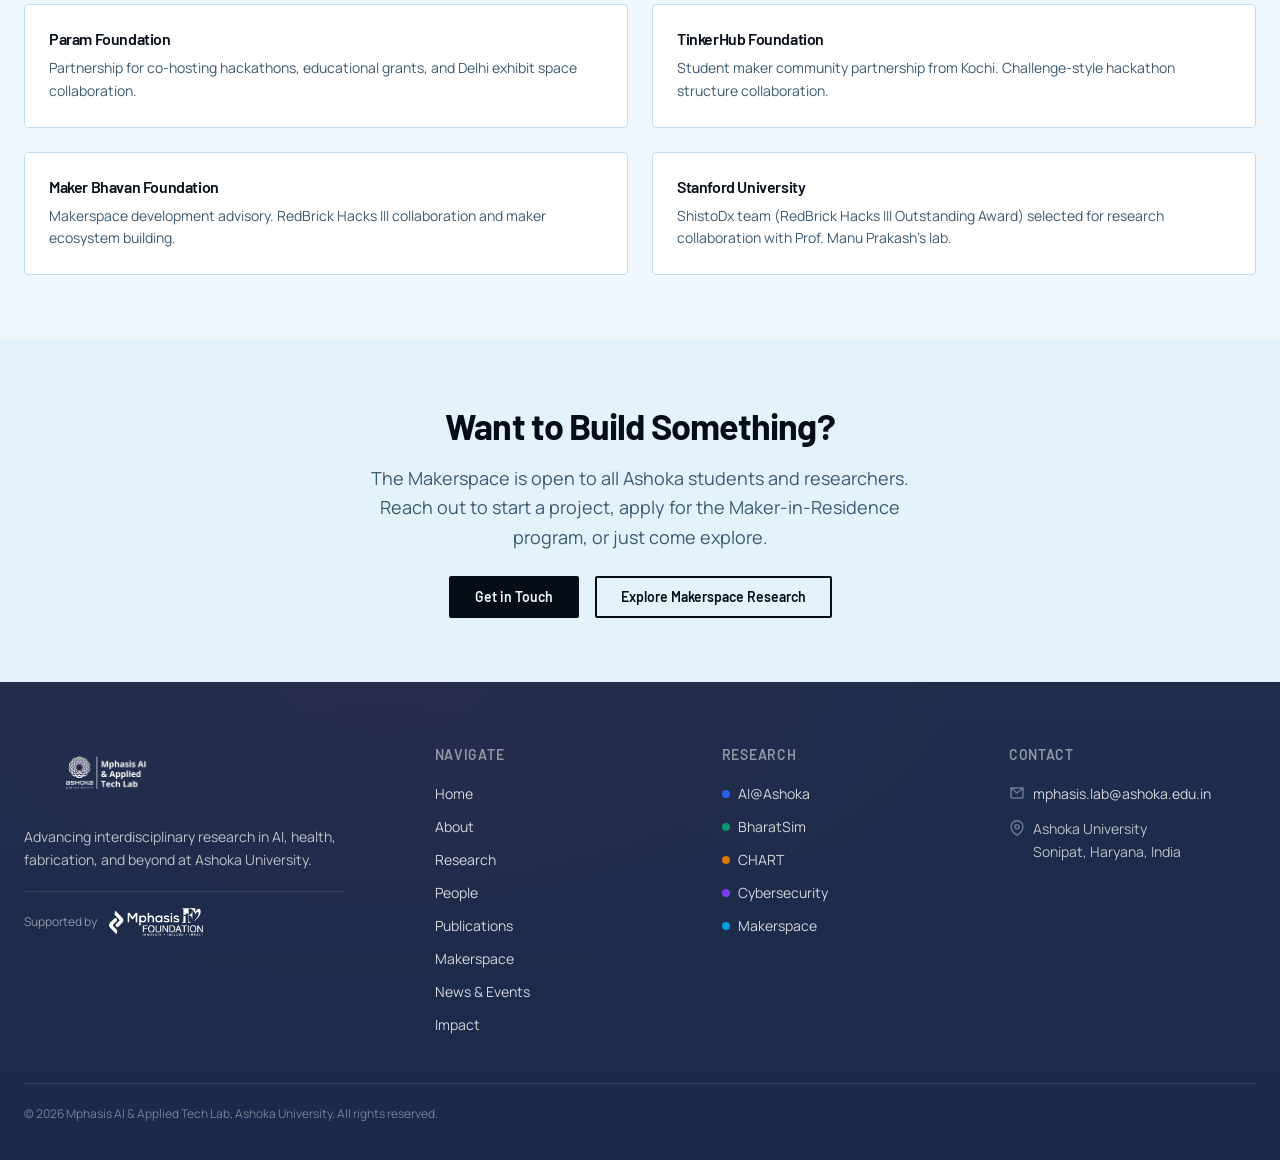
<file: pages/makerspace.html>
<!DOCTYPE html>
<html lang="en">
<head>
  <meta charset="UTF-8">
  <meta name="viewport" content="width=device-width, initial-scale=1.0">
  <meta name="description" content="The Makerspace at Ashoka University — laser cutters, 3D printers, CNC machines, drones, and a culture of building. Home of RedBrick Hacks and the Maker-in-Residence program.">
  <meta name="theme-color" content="#1B2A4A">

  <!-- Open Graph -->
  <meta property="og:title" content="Makerspace | Mphasis AI & Applied Tech Lab">
  <meta property="og:description" content="A 4,500 sq ft fabrication facility housing laser cutters, 3D printers, CNC machines, drones, and a thriving maker community at Ashoka University.">
  <meta property="og:type" content="website">

  <title>Makerspace | Mphasis AI & Applied Tech Lab</title>

  <link rel="icon" type="image/png" sizes="32x32" href="../src/assets/images/logos/favicon-32.png">
  <link rel="icon" type="image/png" sizes="16x16" href="../src/assets/images/logos/favicon-16.png">
  <link rel="apple-touch-icon" sizes="180x180" href="../src/assets/images/logos/apple-touch-icon.png">
  <link rel="preconnect" href="https://fonts.googleapis.com">
  <link rel="preconnect" href="https://fonts.gstatic.com" crossorigin>
  <link href="https://fonts.googleapis.com/css2?family=Barlow:wght@400;500;600;700&family=Manrope:wght@400;500;600;700&family=JetBrains+Mono:wght@400;500;600;700&display=swap" rel="stylesheet">

  <link rel="stylesheet" href="../src/css/variables.css">
  <link rel="stylesheet" href="../src/css/reset.css">
  <link rel="stylesheet" href="../src/css/base.css">
  <link rel="stylesheet" href="../src/css/layout.css">
  <link rel="stylesheet" href="../src/css/header.css">
  <link rel="stylesheet" href="../src/css/footer.css">
  <link rel="stylesheet" href="../src/css/components.css">
  <link rel="stylesheet" href="../src/css/animations.css">
  <link rel="stylesheet" href="../src/css/pages.css">
  <link rel="stylesheet" href="../src/css/utilities.css">
  <link rel="stylesheet" href="../src/css/search.css">
</head>
<body>
  <a href="#main-content" class="skip-link">Skip to main content</a>
  <div class="progress-bar" id="progress-bar" aria-hidden="true"></div>

  <div class="page">

    <!-- Search Overlay -->
    <div class="search-overlay" id="search-overlay" role="dialog" aria-modal="true" aria-label="Search" hidden>
      <div class="search-overlay__backdrop"></div>
      <div class="search-overlay__panel">
        <div class="search-overlay__header">
          <div class="search-overlay__input-wrapper">
            <svg class="search-overlay__icon" width="20" height="20" viewBox="0 0 20 20" fill="none" stroke="currentColor" stroke-width="2" stroke-linecap="round" stroke-linejoin="round"><circle cx="8.5" cy="8.5" r="5.5"/><path d="M13 13l4 4"/></svg>
            <input type="search" class="search-overlay__input" id="search-input" placeholder="Search projects, people, publications..." autocomplete="off">
            <kbd class="search-overlay__kbd">ESC</kbd>
          </div>
        </div>
        <div class="search-overlay__results" id="search-results" aria-live="polite">
          <div class="search-overlay__empty">
            <p class="search-overlay__empty-text">Type to search across projects, people, and publications</p>
          </div>
        </div>
        <div class="search-overlay__footer">
          <span><kbd>&#8984;</kbd><kbd>K</kbd> to toggle</span>
          <span><kbd>&#8593;</kbd><kbd>&#8595;</kbd> to navigate</span>
          <span><kbd>Enter</kbd> to select</span>
        </div>
      </div>
    </div>

    <!-- HEADER -->
    <header class="header" role="banner">
      <div class="header__inner">
        <a href="../index.html" class="header__logo" aria-label="Mphasis AI & Applied Tech Lab — Home">
          <img src="../src/assets/images/logos/lab-logo.png" alt="Mphasis AI & Applied Tech Lab Logo">
        </a>
        <nav class="nav" role="navigation" aria-label="Primary navigation">
          <a href="../index.html" class="nav__link">Home</a>
          <a href="about.html" class="nav__link">About</a>
          <a href="research.html" class="nav__link">Research</a>
          <a href="people.html" class="nav__link">People</a>
          <a href="publications.html" class="nav__link">Publications</a>
          <a href="makerspace.html" class="nav__link nav__link--active">Makerspace</a>
          <a href="news.html" class="nav__link">News & Events</a>
          <a href="impact.html" class="nav__link">Impact</a>
          <a href="contact.html" class="nav__link">Contact</a>
        </nav>
        <div class="header__actions">
          <button class="header__search-trigger" aria-label="Search" aria-expanded="false" aria-controls="search-overlay">
            <svg width="20" height="20" viewBox="0 0 20 20" fill="none" stroke="currentColor" stroke-width="2" stroke-linecap="round" stroke-linejoin="round"><circle cx="8.5" cy="8.5" r="5.5"/><path d="M13 13l4 4"/></svg>
          </button>
          <button class="header__menu-toggle" aria-label="Toggle navigation menu" aria-expanded="false" aria-controls="mobile-nav">
            <span></span><span></span><span></span>
          </button>
        </div>
      </div>
    </header>

    <!-- Mobile Navigation -->
    <nav class="nav-mobile" id="mobile-nav" role="navigation" aria-label="Mobile navigation">
      <a href="../index.html" class="nav-mobile__link">Home</a>
      <a href="about.html" class="nav-mobile__link">About</a>
      <a href="research.html" class="nav-mobile__link">Research</a>
      <a href="people.html" class="nav-mobile__link">People</a>
      <a href="publications.html" class="nav-mobile__link">Publications</a>
      <a href="makerspace.html" class="nav-mobile__link nav-mobile__link--active">Makerspace</a>
      <a href="news.html" class="nav-mobile__link">News & Events</a>
      <a href="impact.html" class="nav-mobile__link">Impact</a>
      <a href="contact.html" class="nav-mobile__link">Contact</a>
    </nav>

    <!-- MAIN CONTENT -->
    <main class="page__content" id="main-content" role="main">

      <!-- Page Hero -->
      <section class="page-hero">
        <canvas class="page-hero__canvas" data-page="makerspace" aria-hidden="true"></canvas>
        <div class="container">
          <div class="page-hero__logo reveal" style="margin-bottom: var(--space-4);">
            <img src="../src/assets/images/logos/makerspace-logo.png" alt="Makerspace logo" style="height: 64px; width: auto;">
          </div>
          <h1 class="page-hero__title reveal">Where Ideas Become Real</h1>
          <p class="page-hero__description reveal">
            A 4,500 sq ft fabrication facility at Ashoka University — laser cutters, 3D printers, CNC machines, drones, and a culture of building things that matter.
          </p>
        </div>
      </section>

      <!-- ═══════════════════════════════════════
           THE SPACE — OVERVIEW
           ═══════════════════════════════════════ -->
      <section class="section">
        <div class="container">
          <div class="section__header reveal">
            <span class="section__eyebrow" style="color: var(--pillar-makerspace);">The Facility</span>
            <h2 class="section__title">Built for Making</h2>
            <p class="section__subtitle">
              Located in the Innovation Centre at Ashoka University, our Makerspace gives students, researchers, and residents the tools to go from concept to prototype — and beyond.
            </p>
          </div>

          <!-- Stats Row -->
          <div class="grid grid--4 reveal" style="gap: var(--space-6); margin-top: var(--space-8);">
            <div class="card card--stat" style="text-align: center; padding: var(--space-6);">
              <div class="stat__number" data-count="4500" style="font-size: var(--text-3xl); font-weight: var(--weight-extrabold); color: var(--pillar-makerspace);">4,500</div>
              <div class="stat__label" style="font-size: var(--text-sm); color: var(--color-text-secondary); margin-top: var(--space-1);">Sq Ft Facility</div>
            </div>
            <div class="card card--stat" style="text-align: center; padding: var(--space-6);">
              <div class="stat__number" data-count="1450" style="font-size: var(--text-3xl); font-weight: var(--weight-extrabold); color: var(--pillar-makerspace);">1,450+</div>
              <div class="stat__label" style="font-size: var(--text-sm); color: var(--color-text-secondary); margin-top: var(--space-1);">Students Engaged</div>
            </div>
            <div class="card card--stat" style="text-align: center; padding: var(--space-6);">
              <div class="stat__number" data-count="2000" style="font-size: var(--text-3xl); font-weight: var(--weight-extrabold); color: var(--pillar-makerspace);">2,000+</div>
              <div class="stat__label" style="font-size: var(--text-sm); color: var(--color-text-secondary); margin-top: var(--space-1);">Community Outreach</div>
            </div>
            <div class="card card--stat" style="text-align: center; padding: var(--space-6);">
              <div class="stat__number" data-count="1300" style="font-size: var(--text-3xl); font-weight: var(--weight-extrabold); color: var(--pillar-makerspace);">1,300+</div>
              <div class="stat__label" style="font-size: var(--text-sm); color: var(--color-text-secondary); margin-top: var(--space-1);">Hackathon Applicants (All Editions)</div>
            </div>
          </div>
        </div>
      </section>

      <!-- ═══════════════════════════════════════
           EQUIPMENT
           ═══════════════════════════════════════ -->
      <section class="section section--alt">
        <div class="container">
          <div class="section__header reveal">
            <span class="section__eyebrow" style="color: var(--pillar-makerspace);">Equipment</span>
            <h2 class="section__title">Industrial-Grade Tools</h2>
            <p class="section__subtitle">Professional fabrication equipment accessible to every student — from first-years to PhD researchers.</p>
          </div>

          <div class="grid grid--3 reveal" style="gap: var(--space-6); margin-top: var(--space-8);">

            <!-- Laser Cutter -->
            <div class="card" style="padding: var(--space-6);">
              <div style="width: 48px; height: 48px; border-radius: var(--radius-lg); background-color: rgba(232, 90, 42, 0.1); color: var(--pillar-makerspace); display: flex; align-items: center; justify-content: center; margin-bottom: var(--space-4);">
                <svg width="24" height="24" viewBox="0 0 24 24" fill="none" stroke="currentColor" stroke-width="2" stroke-linecap="round" stroke-linejoin="round"><circle cx="12" cy="12" r="3"/><path d="M12 1v4M12 19v4M4.22 4.22l2.83 2.83M16.95 16.95l2.83 2.83M1 12h4M19 12h4M4.22 19.78l2.83-2.83M16.95 7.05l2.83-2.83"/></svg>
              </div>
              <h3 style="font-size: var(--text-base); font-weight: var(--weight-semibold); color: var(--color-navy); margin-bottom: var(--space-2);">Trotec Speedy 400 Flexx</h3>
              <p style="font-size: var(--text-sm); color: var(--color-text-secondary); line-height: var(--leading-relaxed);">
                Dual-source laser cutter — 120W CO2 + 50W Fiber. Cuts and engraves wood, acrylic, metal, fabric, and more.
              </p>
            </div>

            <!-- CNC Router -->
            <div class="card" style="padding: var(--space-6);">
              <div style="width: 48px; height: 48px; border-radius: var(--radius-lg); background-color: rgba(232, 90, 42, 0.1); color: var(--pillar-makerspace); display: flex; align-items: center; justify-content: center; margin-bottom: var(--space-4);">
                <svg width="24" height="24" viewBox="0 0 24 24" fill="none" stroke="currentColor" stroke-width="2" stroke-linecap="round" stroke-linejoin="round"><rect x="2" y="2" width="20" height="20" rx="2"/><path d="M7 7h10v10H7z"/><path d="M12 2v5M12 17v5M2 12h5M17 12h5"/></svg>
              </div>
              <h3 style="font-size: var(--text-base); font-weight: var(--weight-semibold); color: var(--color-navy); margin-bottom: var(--space-2);">CNC Router (Mehta FX-1325V-ATC)</h3>
              <p style="font-size: var(--text-sm); color: var(--color-text-secondary); line-height: var(--leading-relaxed);">
                Automatic tool changer, large-format bed. Precision milling for wood, composites, and soft metals.
              </p>
            </div>

            <!-- CNC Turning -->
            <div class="card" style="padding: var(--space-6);">
              <div style="width: 48px; height: 48px; border-radius: var(--radius-lg); background-color: rgba(232, 90, 42, 0.1); color: var(--pillar-makerspace); display: flex; align-items: center; justify-content: center; margin-bottom: var(--space-4);">
                <svg width="24" height="24" viewBox="0 0 24 24" fill="none" stroke="currentColor" stroke-width="2" stroke-linecap="round" stroke-linejoin="round"><circle cx="12" cy="12" r="10"/><circle cx="12" cy="12" r="4"/><circle cx="12" cy="12" r="1"/></svg>
              </div>
              <h3 style="font-size: var(--text-base); font-weight: var(--weight-semibold); color: var(--color-navy); margin-bottom: var(--space-2);">CNC Turning Machine (Jyoti DX60)</h3>
              <p style="font-size: var(--text-sm); color: var(--color-text-secondary); line-height: var(--leading-relaxed);">
                High-precision lathe for metal turning, threading, and cylindrical parts fabrication.
              </p>
            </div>

            <!-- SLS 3D Printer -->
            <div class="card" style="padding: var(--space-6);">
              <div style="width: 48px; height: 48px; border-radius: var(--radius-lg); background-color: rgba(232, 90, 42, 0.1); color: var(--pillar-makerspace); display: flex; align-items: center; justify-content: center; margin-bottom: var(--space-4);">
                <svg width="24" height="24" viewBox="0 0 24 24" fill="none" stroke="currentColor" stroke-width="2" stroke-linecap="round" stroke-linejoin="round"><path d="M12 2L2 7l10 5 10-5-10-5z"/><path d="M2 17l10 5 10-5"/><path d="M2 12l10 5 10-5"/></svg>
              </div>
              <h3 style="font-size: var(--text-base); font-weight: var(--weight-semibold); color: var(--color-navy); margin-bottom: var(--space-2);">Formlabs Fuse 1+ (SLS)</h3>
              <p style="font-size: var(--text-sm); color: var(--color-text-secondary); line-height: var(--leading-relaxed);">
                Selective laser sintering — industrial-quality nylon parts without support structures. Ideal for functional prototypes.
              </p>
            </div>

            <!-- SLA 3D Printer -->
            <div class="card" style="padding: var(--space-6);">
              <div style="width: 48px; height: 48px; border-radius: var(--radius-lg); background-color: rgba(232, 90, 42, 0.1); color: var(--pillar-makerspace); display: flex; align-items: center; justify-content: center; margin-bottom: var(--space-4);">
                <svg width="24" height="24" viewBox="0 0 24 24" fill="none" stroke="currentColor" stroke-width="2" stroke-linecap="round" stroke-linejoin="round"><path d="M12 2L2 7l10 5 10-5-10-5z"/><path d="M2 17l10 5 10-5"/><path d="M2 12l10 5 10-5"/></svg>
              </div>
              <h3 style="font-size: var(--text-base); font-weight: var(--weight-semibold); color: var(--color-navy); margin-bottom: var(--space-2);">Formlabs Form 4L (SLA)</h3>
              <p style="font-size: var(--text-sm); color: var(--color-text-secondary); line-height: var(--leading-relaxed);">
                Large-format resin printing at micron-level detail. Biocompatible, castable, and engineering resins.
              </p>
            </div>

            <!-- Drones -->
            <div class="card" style="padding: var(--space-6);">
              <div style="width: 48px; height: 48px; border-radius: var(--radius-lg); background-color: rgba(232, 90, 42, 0.1); color: var(--pillar-makerspace); display: flex; align-items: center; justify-content: center; margin-bottom: var(--space-4);">
                <svg width="24" height="24" viewBox="0 0 24 24" fill="none" stroke="currentColor" stroke-width="2" stroke-linecap="round" stroke-linejoin="round"><path d="M5 12h14"/><path d="M12 5v14"/><circle cx="5" cy="5" r="2"/><circle cx="19" cy="5" r="2"/><circle cx="5" cy="19" r="2"/><circle cx="19" cy="19" r="2"/></svg>
              </div>
              <h3 style="font-size: var(--text-base); font-weight: var(--weight-semibold); color: var(--color-navy); margin-bottom: var(--space-2);">Drone Fleet</h3>
              <p style="font-size: var(--text-sm); color: var(--color-text-secondary); line-height: var(--leading-relaxed);">
                DJI Matrice 4T and Mavic 3E. Thermal imaging, survey-grade mapping, and environmental monitoring. Certified drone pilots on staff.
              </p>
            </div>

            <!-- Fabric Workstations -->
            <div class="card" style="padding: var(--space-6);">
              <div style="width: 48px; height: 48px; border-radius: var(--radius-lg); background-color: rgba(232, 90, 42, 0.1); color: var(--pillar-makerspace); display: flex; align-items: center; justify-content: center; margin-bottom: var(--space-4);">
                <svg width="24" height="24" viewBox="0 0 24 24" fill="none" stroke="currentColor" stroke-width="2" stroke-linecap="round" stroke-linejoin="round"><path d="M14.5 2H6a2 2 0 00-2 2v16a2 2 0 002 2h12a2 2 0 002-2V7.5L14.5 2z"/><path d="M14 2v6h6"/></svg>
              </div>
              <h3 style="font-size: var(--text-base); font-weight: var(--weight-semibold); color: var(--color-navy); margin-bottom: var(--space-2);">Fabric & Textile Workstations</h3>
              <p style="font-size: var(--text-sm); color: var(--color-text-secondary); line-height: var(--leading-relaxed);">
                Three industrial sewing machines for soft goods prototyping, wearable tech, and textile-based projects.
              </p>
            </div>

            <!-- Wood Workshop -->
            <div class="card" style="padding: var(--space-6);">
              <div style="width: 48px; height: 48px; border-radius: var(--radius-lg); background-color: rgba(232, 90, 42, 0.1); color: var(--pillar-makerspace); display: flex; align-items: center; justify-content: center; margin-bottom: var(--space-4);">
                <svg width="24" height="24" viewBox="0 0 24 24" fill="none" stroke="currentColor" stroke-width="2" stroke-linecap="round" stroke-linejoin="round"><path d="M3 21h18M3 7v1a3 3 0 006 0V7m0 1a3 3 0 006 0V7m0 1a3 3 0 006 0V7H3l2-4h14l2 4"/></svg>
              </div>
              <h3 style="font-size: var(--text-base); font-weight: var(--weight-semibold); color: var(--color-navy); margin-bottom: var(--space-2);">Wood Workshop</h3>
              <p style="font-size: var(--text-sm); color: var(--color-text-secondary); line-height: var(--leading-relaxed);">
                Extended wood workshop with dust extraction, hand tools, and power tools. Managed by experienced woodworking staff.
              </p>
            </div>

            <!-- Computing -->
            <div class="card" style="padding: var(--space-6);">
              <div style="width: 48px; height: 48px; border-radius: var(--radius-lg); background-color: rgba(232, 90, 42, 0.1); color: var(--pillar-makerspace); display: flex; align-items: center; justify-content: center; margin-bottom: var(--space-4);">
                <svg width="24" height="24" viewBox="0 0 24 24" fill="none" stroke="currentColor" stroke-width="2" stroke-linecap="round" stroke-linejoin="round"><rect x="2" y="3" width="20" height="14" rx="2"/><path d="M8 21h8M12 17v4"/></svg>
              </div>
              <h3 style="font-size: var(--text-base); font-weight: var(--weight-semibold); color: var(--color-navy); margin-bottom: var(--space-2);">Computing & Design</h3>
              <p style="font-size: var(--text-sm); color: var(--color-text-secondary); line-height: var(--leading-relaxed);">
                High-performance workstations, creative tools, and high-capacity data storage for computational design and media production.
              </p>
            </div>

          </div>
        </div>
      </section>

      <!-- ═══════════════════════════════════════
           CMT — ONE OF A KIND IN INDIA
           ═══════════════════════════════════════ -->
      <section class="section">
        <div class="container">
          <div class="section__header reveal">
            <span class="section__eyebrow" style="color: var(--pillar-makerspace);">Research Instrument</span>
            <h2 class="section__title">Covalent Magnetic Tweezers</h2>
            <p class="section__subtitle">One of its kind in India — a single-molecule force spectroscopy instrument built in-house, enabling nanometer-resolution biophysics research.</p>
          </div>

          <div class="grid grid--2 reveal" style="gap: var(--space-8); margin-top: var(--space-8);">

            <!-- CMT Description -->
            <div>
              <p style="font-size: var(--text-base); color: var(--color-text-secondary); line-height: var(--leading-relaxed); margin-bottom: var(--space-4);">
                The CMT instrument monitors hundreds of single molecules simultaneously at millisecond and nanometer resolution. It enables non-invasive manipulation of biological and synthetic particles for applications spanning biophysics, protein dynamics, drug screening, and nanotechnology.
              </p>
              <p style="font-size: var(--text-base); color: var(--color-text-secondary); line-height: var(--leading-relaxed); margin-bottom: var(--space-6);">
                Built with a custom C++/Python hybrid software system, the instrument features real-time bead tracking, force ramps, force clamps, and unfolding/refolding cycle analysis. The Makerspace team fabricated a custom 3D-printed magnet holder with C-mount threads — the kind of cross-disciplinary build that defines what we do.
              </p>
              <div style="display: flex; flex-wrap: wrap; gap: var(--space-2);">
                <span class="tag tag--makerspace">Biophysics</span>
                <span class="tag tag--makerspace">Nanotechnology</span>
                <span class="tag tag--makerspace">Drug Screening</span>
                <span class="tag tag--makerspace">Protein Dynamics</span>
              </div>
            </div>

            <!-- CMT Specs -->
            <div class="card" style="padding: var(--space-6);">
              <h3 style="font-size: var(--text-lg); font-weight: var(--weight-semibold); color: var(--color-navy); margin-bottom: var(--space-4);">Instrument Components</h3>
              <div style="display: flex; flex-direction: column; gap: var(--space-3);">
                <div style="display: flex; justify-content: space-between; align-items: baseline; padding-bottom: var(--space-3); border-bottom: 1px solid var(--color-border-light); font-size: var(--text-sm);">
                  <span style="color: var(--color-text-secondary);">Microscope</span>
                  <span style="font-weight: var(--weight-semibold); color: var(--color-navy);">Zeiss Axiovert 5</span>
                </div>
                <div style="display: flex; justify-content: space-between; align-items: baseline; padding-bottom: var(--space-3); border-bottom: 1px solid var(--color-border-light); font-size: var(--text-sm);">
                  <span style="color: var(--color-text-secondary);">Camera</span>
                  <span style="font-weight: var(--weight-semibold); color: var(--color-navy);">XIMEA xiQ</span>
                </div>
                <div style="display: flex; justify-content: space-between; align-items: baseline; padding-bottom: var(--space-3); border-bottom: 1px solid var(--color-border-light); font-size: var(--text-sm);">
                  <span style="color: var(--color-text-secondary);">Piezo Stage</span>
                  <span style="font-weight: var(--weight-semibold); color: var(--color-navy);">P-725 + E709 Controller</span>
                </div>
                <div style="display: flex; justify-content: space-between; align-items: baseline; padding-bottom: var(--space-3); border-bottom: 1px solid var(--color-border-light); font-size: var(--text-sm);">
                  <span style="color: var(--color-text-secondary);">Voice-Coil</span>
                  <span style="font-weight: var(--weight-semibold); color: var(--color-navy);">LFA-2010 + SCA814</span>
                </div>
                <div style="display: flex; justify-content: space-between; align-items: baseline; font-size: var(--text-sm);">
                  <span style="color: var(--color-text-secondary);">Magnet Holder</span>
                  <span style="font-weight: var(--weight-semibold); color: var(--color-navy);">Custom 3D-printed (Makerspace)</span>
                </div>
              </div>
              <div style="margin-top: var(--space-5); padding-top: var(--space-4); border-top: 1px solid var(--color-border);">
                <p style="font-size: var(--text-xs); color: var(--color-text-muted); text-transform: uppercase; letter-spacing: var(--tracking-wider); margin-bottom: var(--space-2);">Recognition</p>
                <p style="font-size: var(--text-sm); color: var(--color-navy); font-weight: var(--weight-medium);">Cell Press Technology of the Month</p>
              </div>
            </div>
          </div>

          <!-- CMT Publications -->
          <div class="reveal" style="margin-top: var(--space-8);">
            <h3 style="font-size: var(--text-lg); font-weight: var(--weight-semibold); color: var(--color-navy); margin-bottom: var(--space-4);">Publications from this Instrument</h3>
            <div style="display: flex; flex-direction: column; gap: var(--space-3);">
              <div class="card" style="padding: var(--space-4); border-left: 4px solid var(--pillar-makerspace);">
                <p style="font-size: var(--text-sm); font-weight: var(--weight-semibold); color: var(--color-navy); margin-bottom: var(--space-1);">Communications Biology (Nature portfolio)</p>
                <p style="font-size: var(--text-xs); color: var(--color-text-secondary);">DOI: 10.1038/s42003-025-08727-z</p>
              </div>
              <div class="card" style="padding: var(--space-4); border-left: 4px solid var(--pillar-makerspace);">
                <p style="font-size: var(--text-sm); font-weight: var(--weight-semibold); color: var(--color-navy); margin-bottom: var(--space-1);">Protein Science — Antibodies enhance antigen mechanical robustness</p>
                <p style="font-size: var(--text-xs); color: var(--color-text-secondary);">Protein Science (2025), 34: e70201</p>
              </div>
              <div class="card" style="padding: var(--space-4); border-left: 4px solid var(--pillar-makerspace);">
                <p style="font-size: var(--text-sm); font-weight: var(--weight-semibold); color: var(--color-navy); margin-bottom: var(--space-1);">Biochemistry — p47 stabilizing role in protein folding</p>
                <p style="font-size: var(--text-xs); color: var(--color-text-secondary);">Biochemistry (2025), 64(15):3272-3279</p>
              </div>
            </div>
          </div>
        </div>
      </section>

      <!-- ═══════════════════════════════════════
           FLAGSHIP PROJECTS
           ═══════════════════════════════════════ -->
      <section class="section section--alt">
        <div class="container">
          <div class="section__header reveal">
            <span class="section__eyebrow" style="color: var(--pillar-makerspace);">Flagship Projects</span>
            <h2 class="section__title">What We're Building</h2>
            <p class="section__subtitle">From air quality sensors to autonomous robots — projects that combine engineering skill with real-world impact.</p>
          </div>

          <div class="grid grid--2 reveal" style="gap: var(--space-6); margin-top: var(--space-8);">

            <!-- Air Quality Sensor Network -->
            <div class="card" style="padding: var(--space-6); border-left: 4px solid var(--pillar-makerspace);">
              <h3 style="font-size: var(--text-base); font-weight: var(--weight-semibold); color: var(--color-navy); margin-bottom: var(--space-2);">Indoor Air Quality Sensor Network</h3>
              <p style="font-size: var(--text-sm); color: var(--color-text-secondary); line-height: var(--leading-relaxed); margin-bottom: var(--space-3);">
                Open-source sensor nodes monitoring six key parameters — particulate matter, CO2, volatile organic compounds, temperature, and humidity — with centralized dashboards for real-time campus-wide air quality monitoring.
              </p>
              <div style="display: flex; flex-wrap: wrap; gap: var(--space-1);">
                <span class="tag" style="font-size: var(--text-xs);">IoT</span>
                <span class="tag" style="font-size: var(--text-xs);">Environmental Monitoring</span>
              </div>
            </div>

            <!-- SLAM Robot -->
            <div class="card" style="padding: var(--space-6); border-left: 4px solid var(--pillar-makerspace);">
              <h3 style="font-size: var(--text-base); font-weight: var(--weight-semibold); color: var(--color-navy); margin-bottom: var(--space-2);">SLAM Robot</h3>
              <p style="font-size: var(--text-sm); color: var(--color-text-secondary); line-height: var(--leading-relaxed); margin-bottom: var(--space-3);">
                Autonomous navigation system using depth cameras and stereoscopic vision. Open-source. Built by Maker-in-Residence Ayush Tiwari.
              </p>
              <div style="display: flex; flex-wrap: wrap; gap: var(--space-1);">
                <span class="tag" style="font-size: var(--text-xs);">Robotics</span>
                <span class="tag" style="font-size: var(--text-xs);">Open Source</span>
              </div>
            </div>

            <!-- Drosophila Thermal Maze -->
            <div class="card" style="padding: var(--space-6); border-left: 4px solid var(--pillar-makerspace);">
              <h3 style="font-size: var(--text-base); font-weight: var(--weight-semibold); color: var(--color-navy); margin-bottom: var(--space-2);">Drosophila Thermal Maze</h3>
              <p style="font-size: var(--text-sm); color: var(--color-text-secondary); line-height: var(--leading-relaxed); margin-bottom: var(--space-3);">
                Custom instrument for sleep and behaviour research — Peltier-based temperature control, LED panorama, IR camera tracking. Only 2&ndash;3 labs globally have built this apparatus.
              </p>
              <div style="display: flex; flex-wrap: wrap; gap: var(--space-1);">
                <span class="tag" style="font-size: var(--text-xs);">Biology</span>
                <span class="tag" style="font-size: var(--text-xs);">Custom Instrument</span>
              </div>
            </div>

            <!-- IKS Jantar Mantar -->
            <div class="card" style="padding: var(--space-6); border-left: 4px solid var(--pillar-makerspace);">
              <h3 style="font-size: var(--text-base); font-weight: var(--weight-semibold); color: var(--color-navy); margin-bottom: var(--space-2);">IKS Jantar Mantar</h3>
              <p style="font-size: var(--text-sm); color: var(--color-text-secondary); line-height: var(--leading-relaxed); margin-bottom: var(--space-3);">
                3D-printed parametric reconstructions of Jantar Mantar astronomical instruments for hands-on science education.
              </p>
              <div style="display: flex; flex-wrap: wrap; gap: var(--space-1);">
                <span class="tag" style="font-size: var(--text-xs);">Education</span>
                <span class="tag" style="font-size: var(--text-xs);">3D Printing</span>
              </div>
            </div>

            <!-- Dots: Tactile Dot Grid -->
            <div class="card" style="padding: var(--space-6); border-left: 4px solid var(--pillar-makerspace);">
              <h3 style="font-size: var(--text-base); font-weight: var(--weight-semibold); color: var(--color-navy); margin-bottom: var(--space-2);">Dots: Tactile Dot Grid</h3>
              <p style="font-size: var(--text-sm); color: var(--color-text-secondary); line-height: var(--leading-relaxed); margin-bottom: var(--space-3);">
                Refreshable tactile dot grid for accessibility. Presented at HCII 2025, Gothenburg, Sweden.
              </p>
              <div style="display: flex; flex-wrap: wrap; gap: var(--space-1);">
                <span class="tag" style="font-size: var(--text-xs);">Accessibility</span>
                <span class="tag" style="font-size: var(--text-xs);">HCII 2025</span>
              </div>
            </div>

            <!-- DIY Air Purifier -->
            <div class="card" style="padding: var(--space-6); border-left: 4px solid var(--pillar-makerspace);">
              <h3 style="font-size: var(--text-base); font-weight: var(--weight-semibold); color: var(--color-navy); margin-bottom: var(--space-2);">DIY Air Purifier (2nd Gen)</h3>
              <p style="font-size: var(--text-sm); color: var(--color-text-secondary); line-height: var(--leading-relaxed); margin-bottom: var(--space-3);">
                HEPA + activated carbon filtration unit designed for community builds. Open-design, low-cost air purification.
              </p>
              <div style="display: flex; flex-wrap: wrap; gap: var(--space-1);">
                <span class="tag" style="font-size: var(--text-xs);">Community</span>
                <span class="tag" style="font-size: var(--text-xs);">Open Design</span>
              </div>
            </div>

            <!-- Hexagon PCB -->
            <div class="card" style="padding: var(--space-6); border-left: 4px solid var(--pillar-makerspace);">
              <h3 style="font-size: var(--text-base); font-weight: var(--weight-semibold); color: var(--color-navy); margin-bottom: var(--space-2);">Hexagon PCB</h3>
              <p style="font-size: var(--text-sm); color: var(--color-text-secondary); line-height: var(--leading-relaxed); margin-bottom: var(--space-3);">
                Custom PCB flagship project designed for production runs — bringing electronics manufacturing capability in-house.
              </p>
              <div style="display: flex; flex-wrap: wrap; gap: var(--space-1);">
                <span class="tag" style="font-size: var(--text-xs);">Electronics</span>
                <span class="tag" style="font-size: var(--text-xs);">PCB Design</span>
              </div>
            </div>

            <!-- Low-cost Electroporator -->
            <div class="card" style="padding: var(--space-6); border-left: 4px solid var(--pillar-makerspace);">
              <h3 style="font-size: var(--text-base); font-weight: var(--weight-semibold); color: var(--color-navy); margin-bottom: var(--space-2);">Low-Cost Electroporator</h3>
              <p style="font-size: var(--text-sm); color: var(--color-text-secondary); line-height: var(--leading-relaxed); margin-bottom: var(--space-3);">
                Low-cost biophysical gene transfection setup enabling genome editing experiments at a fraction of commercial instrument costs.
              </p>
              <div style="display: flex; flex-wrap: wrap; gap: var(--space-1);">
                <span class="tag" style="font-size: var(--text-xs);">Biology</span>
                <span class="tag" style="font-size: var(--text-xs);">Low-Cost</span>
              </div>
            </div>

          </div>
        </div>
      </section>

      <!-- ═══════════════════════════════════════
           MAKER-IN-RESIDENCE
           ═══════════════════════════════════════ -->
      <section class="section">
        <div class="container">
          <div class="section__header reveal">
            <span class="section__eyebrow" style="color: var(--pillar-makerspace);">Residency Program</span>
            <h2 class="section__title">Maker-in-Residence</h2>
            <p class="section__subtitle">
              A fellowship embedding makers, engineers, and designers in the Makerspace for up to nine months to tackle ambitious research and engineering projects alongside the Lab.
            </p>
          </div>

          <div class="grid grid--2 reveal" style="gap: var(--space-6); margin-top: var(--space-8);">

            <div class="card" style="padding: var(--space-6);">
              <div style="display: flex; align-items: center; gap: var(--space-3); margin-bottom: var(--space-4);">
                <div style="width: 48px; height: 48px; border-radius: var(--radius-full); background-color: rgba(232, 90, 42, 0.1); color: var(--pillar-makerspace); display: flex; align-items: center; justify-content: center; flex-shrink: 0;">
                  <svg width="24" height="24" viewBox="0 0 24 24" fill="none" stroke="currentColor" stroke-width="2" stroke-linecap="round" stroke-linejoin="round"><path d="M20 21v-2a4 4 0 00-4-4H8a4 4 0 00-4 4v2"/><circle cx="12" cy="7" r="4"/></svg>
                </div>
                <div>
                  <h3 style="font-size: var(--text-base); font-weight: var(--weight-semibold); color: var(--color-navy);">Ayush Tiwari</h3>
                  <p style="font-size: var(--text-sm); color: var(--color-text-secondary);">July 2025 &ndash; March 2026</p>
                </div>
              </div>
              <p style="font-size: var(--text-sm); color: var(--color-text-secondary); line-height: var(--leading-relaxed);">
                Building the SLAM Robot — an autonomous navigation system using depth cameras and stereoscopic vision. Open-source repositories published.
              </p>
            </div>

            <div class="card" style="padding: var(--space-6);">
              <div style="display: flex; align-items: center; gap: var(--space-3); margin-bottom: var(--space-4);">
                <div style="width: 48px; height: 48px; border-radius: var(--radius-full); background-color: rgba(232, 90, 42, 0.1); color: var(--pillar-makerspace); display: flex; align-items: center; justify-content: center; flex-shrink: 0;">
                  <svg width="24" height="24" viewBox="0 0 24 24" fill="none" stroke="currentColor" stroke-width="2" stroke-linecap="round" stroke-linejoin="round"><path d="M20 21v-2a4 4 0 00-4-4H8a4 4 0 00-4 4v2"/><circle cx="12" cy="7" r="4"/></svg>
                </div>
                <div>
                  <h3 style="font-size: var(--text-base); font-weight: var(--weight-semibold); color: var(--color-navy);">Ajad Ismail</h3>
                  <p style="font-size: var(--text-sm); color: var(--color-text-secondary);">August 2025 &ndash; March 2026</p>
                </div>
              </div>
              <p style="font-size: var(--text-sm); color: var(--color-text-secondary); line-height: var(--leading-relaxed);">
                Building the Drosophila Thermal Maze for sleep and adaptive behaviour research — a custom instrument with only 2&ndash;3 equivalents globally.
              </p>
            </div>

          </div>

        </div>
      </section>

      <!-- ═══════════════════════════════════════
           PHYSICS EXPERIMENTS
           ═══════════════════════════════════════ -->
      <section class="section section--alt">
        <div class="container">
          <div class="section__header reveal">
            <span class="section__eyebrow" style="color: var(--pillar-makerspace);">Research Enabled</span>
            <h2 class="section__title">Physics & Experimental Science</h2>
            <p class="section__subtitle">The Makerspace enables research that can't be done with off-the-shelf equipment — custom experimental setups designed and fabricated in-house.</p>
          </div>

          <div class="grid grid--2 reveal" style="gap: var(--space-6); margin-top: var(--space-8);">

            <!-- Table Top Experiments -->
            <div class="card" style="padding: var(--space-6);">
              <h3 style="font-size: var(--text-lg); font-weight: var(--weight-semibold); color: var(--color-navy); margin-bottom: var(--space-2);">Table Top Experiments: Glacier Flow Dynamics</h3>
              <p style="font-size: var(--text-xs); color: var(--color-text-muted); margin-bottom: var(--space-3);">Pramoda Kumar &middot; Assistant Professor, Physics</p>
              <p style="font-size: var(--text-sm); color: var(--color-text-secondary); line-height: var(--leading-relaxed); margin-bottom: var(--space-4);">
                Using non-Newtonian fluid (xanthan gum) flows to model glacier dynamics. 35+ controlled experiments demonstrating universal self-similar scaling of viscous gravity currents, with Fourier analysis of fingering instabilities and custom Python analysis tools.
              </p>
              <div style="display: flex; flex-direction: column; gap: var(--space-2); font-size: var(--text-sm);">
                <div style="display: flex; align-items: flex-start; gap: var(--space-2);">
                  <svg width="16" height="16" viewBox="0 0 16 16" fill="none" stroke="var(--pillar-makerspace)" stroke-width="2" stroke-linecap="round" stroke-linejoin="round" style="flex-shrink: 0; margin-top: 2px;"><path d="M13.3 4L6 11.3 2.7 8"/></svg>
                  <span style="color: var(--color-text-secondary);">3rd place — Meera Memorial Paper Reading Competition, St. Stephen's College, Delhi University</span>
                </div>
                <div style="display: flex; align-items: flex-start; gap: var(--space-2);">
                  <svg width="16" height="16" viewBox="0 0 16 16" fill="none" stroke="var(--pillar-makerspace)" stroke-width="2" stroke-linecap="round" stroke-linejoin="round" style="flex-shrink: 0; margin-top: 2px;"><path d="M13.3 4L6 11.3 2.7 8"/></svg>
                  <span style="color: var(--color-text-secondary);">2 interns placed at ANU (Australia) and GIST (South Korea)</span>
                </div>
              </div>
            </div>

            <!-- Pedagogical Experiments -->
            <div class="card" style="padding: var(--space-6);">
              <h3 style="font-size: var(--text-lg); font-weight: var(--weight-semibold); color: var(--color-navy); margin-bottom: var(--space-2);">Pedagogical Experiments: Quantum & Statistical Physics</h3>
              <p style="font-size: var(--text-xs); color: var(--color-text-muted); margin-bottom: var(--space-3);">Pramoda Kumar &middot; with Dipankar Bhattacharya</p>
              <p style="font-size: var(--text-sm); color: var(--color-text-secondary); line-height: var(--leading-relaxed); margin-bottom: var(--space-4);">
                Designed and built novel experimental setups for undergraduate quantum and statistical physics labs, including quantum optics experiments and statistical physics setups now integrated into the Physics department curriculum.
              </p>
              <div style="display: inline-block; padding: var(--space-1) var(--space-3); background-color: var(--color-green-bg, rgba(34, 197, 94, 0.1)); color: var(--color-green, #16a34a); border-radius: var(--radius-full); font-size: var(--text-xs); font-weight: var(--weight-semibold);">
                Completed
              </div>
            </div>

          </div>
        </div>
      </section>

      <!-- ═══════════════════════════════════════
           CROSS-PILLAR SUPPORT
           ═══════════════════════════════════════ -->
      <section class="section">
        <div class="container">
          <div class="section__header reveal">
            <span class="section__eyebrow" style="color: var(--pillar-makerspace);">Cross-Pillar Impact</span>
            <h2 class="section__title">Infrastructure for the Entire Lab</h2>
            <p class="section__subtitle">The Makerspace doesn't just serve its own projects — it builds tools, instruments, and custom hardware for research across all five pillars.</p>
          </div>

          <div class="grid grid--3 reveal" style="gap: var(--space-6); margin-top: var(--space-8);">

            <div class="card" style="padding: var(--space-5); text-align: center;">
              <span class="tag tag--ai" style="margin-bottom: var(--space-3); display: inline-block;">AI@Ashoka</span>
              <h3 style="font-size: var(--text-sm); font-weight: var(--weight-semibold); color: var(--color-navy); margin-bottom: var(--space-2);">Pollen Project</h3>
              <p style="font-size: var(--text-xs); color: var(--color-text-secondary); line-height: var(--leading-relaxed);">Custom robotic microscope stage attachment for 3D pollen imaging</p>
            </div>

            <div class="card" style="padding: var(--space-5); text-align: center;">
              <span class="tag tag--ai" style="margin-bottom: var(--space-3); display: inline-block;">AI@Ashoka</span>
              <h3 style="font-size: var(--text-sm); font-weight: var(--weight-semibold); color: var(--color-navy); margin-bottom: var(--space-2);">Fire Mapping</h3>
              <p style="font-size: var(--text-xs); color: var(--color-text-secondary); line-height: var(--leading-relaxed);">Drone access for fire and wildlife research surveys</p>
            </div>

            <div class="card" style="padding: var(--space-5); text-align: center;">
              <span class="tag tag--makerspace" style="margin-bottom: var(--space-3); display: inline-block;">Biology</span>
              <h3 style="font-size: var(--text-sm); font-weight: var(--weight-semibold); color: var(--color-navy); margin-bottom: var(--space-2);">Low-Cost Electroporator</h3>
              <p style="font-size: var(--text-xs); color: var(--color-text-secondary); line-height: var(--leading-relaxed);">Low-cost electroporator collaboration for gene transfection</p>
            </div>

          </div>
        </div>
      </section>

      <!-- ═══════════════════════════════════════
           COMMUNITY & OUTREACH
           ═══════════════════════════════════════ -->
      <section class="section section--alt">
        <div class="container">
          <div class="section__header reveal">
            <span class="section__eyebrow" style="color: var(--pillar-makerspace);">Community</span>
            <h2 class="section__title">Beyond the Lab</h2>
            <p class="section__subtitle">Building a maker culture at Ashoka and connecting with the wider K-12 and maker community.</p>
          </div>

          <div class="grid grid--3 reveal" style="gap: var(--space-6); margin-top: var(--space-8);">

            <div class="card" style="padding: var(--space-6);">
              <h3 style="font-size: var(--text-base); font-weight: var(--weight-semibold); color: var(--color-navy); margin-bottom: var(--space-2);">Community Outreach</h3>
              <p style="font-size: var(--text-2xl); font-weight: var(--weight-extrabold); color: var(--pillar-makerspace); margin-bottom: var(--space-2);">2,000+</p>
              <p style="font-size: var(--text-sm); color: var(--color-text-secondary); line-height: var(--leading-relaxed);">
                Students and community members reached through CS Olympiad, Young Scholars Programme sessions, Lodha Genius Programme, and community events.
              </p>
            </div>

            <div class="card" style="padding: var(--space-6);">
              <h3 style="font-size: var(--text-base); font-weight: var(--weight-semibold); color: var(--color-navy); margin-bottom: var(--space-2);">Campus Events</h3>
              <p style="font-size: var(--text-2xl); font-weight: var(--weight-extrabold); color: var(--pillar-makerspace); margin-bottom: var(--space-2);">800+</p>
              <p style="font-size: var(--text-sm); color: var(--color-text-secondary); line-height: var(--leading-relaxed);">
                First-year students engaged through Orientation Week — live 3D printing, rapid builds, and projection mapping demos.
              </p>
            </div>

            <div class="card" style="padding: var(--space-6);">
              <h3 style="font-size: var(--text-base); font-weight: var(--weight-semibold); color: var(--color-navy); margin-bottom: var(--space-2);">Maker Culture</h3>
              <p style="font-size: var(--text-2xl); font-weight: var(--weight-extrabold); color: var(--pillar-makerspace); margin-bottom: var(--space-2);">17</p>
              <p style="font-size: var(--text-sm); color: var(--color-text-secondary); line-height: var(--leading-relaxed);">
                Student mentors trained in peer leadership. Makerspace Club founded. Academic credit internship formalized (2&ndash;4 credits).
              </p>
            </div>

          </div>

          <!-- Events List -->
          <div class="reveal" style="margin-top: var(--space-10);">
            <h3 style="font-size: var(--text-lg); font-weight: var(--weight-semibold); color: var(--color-navy); margin-bottom: var(--space-6);">Events & Engagements</h3>
            <div style="display: flex; flex-direction: column; gap: var(--space-4);">

              <div style="display: flex; gap: var(--space-4); align-items: flex-start;">
                <div style="min-width: 100px; font-size: var(--text-xs); font-weight: var(--weight-semibold); color: var(--color-red); text-transform: uppercase; padding-top: 2px;">Sep 2025</div>
                <div>
                  <p style="font-size: var(--text-sm); font-weight: var(--weight-semibold); color: var(--color-navy);">Kailash Nadh — "Tinker Thinker Maker Mover"</p>
                  <p style="font-size: var(--text-xs); color: var(--color-text-secondary);">CTO of Zerodha. 100+ attendees + fireside chats.</p>
                </div>
              </div>

              <div style="display: flex; gap: var(--space-4); align-items: flex-start;">
                <div style="min-width: 100px; font-size: var(--text-xs); font-weight: var(--weight-semibold); color: var(--color-red); text-transform: uppercase; padding-top: 2px;">Oct 2025</div>
                <div>
                  <p style="font-size: var(--text-sm); font-weight: var(--weight-semibold); color: var(--color-navy);">Hacktoberfest 2025</p>
                  <p style="font-size: var(--text-xs); color: var(--color-text-secondary);">240+ interactions — OSINT, open-source contributions, custom projects.</p>
                </div>
              </div>

              <div style="display: flex; gap: var(--space-4); align-items: flex-start;">
                <div style="min-width: 100px; font-size: var(--text-xs); font-weight: var(--weight-semibold); color: var(--color-red); text-transform: uppercase; padding-top: 2px;">Oct 2025</div>
                <div>
                  <p style="font-size: var(--text-sm); font-weight: var(--weight-semibold); color: var(--color-navy);">Halloween Collaboration</p>
                  <p style="font-size: var(--text-xs); color: var(--color-text-secondary);">With Ashoka University student Cultural Ministry. ~1,000 participants.</p>
                </div>
              </div>

              <div style="display: flex; gap: var(--space-4); align-items: flex-start;">
                <div style="min-width: 100px; font-size: var(--text-xs); font-weight: var(--weight-semibold); color: var(--color-red); text-transform: uppercase; padding-top: 2px;">Feb 2026</div>
                <div>
                  <p style="font-size: var(--text-sm); font-weight: var(--weight-semibold); color: var(--color-navy);">RedBrick Hacks III</p>
                  <p style="font-size: var(--text-xs); color: var(--color-text-secondary);">430+ applicants from 91 universities. 60 on-campus finalists. <a href="news.html" style="color: var(--color-blue); font-weight: var(--weight-semibold);">Full coverage &rarr;</a></p>
                </div>
              </div>

            </div>
          </div>
        </div>
      </section>

      <!-- ═══════════════════════════════════════
           PARTNERSHIPS
           ═══════════════════════════════════════ -->
      <section class="section">
        <div class="container">
          <div class="section__header reveal">
            <span class="section__eyebrow" style="color: var(--pillar-makerspace);">Partnerships</span>
            <h2 class="section__title">Our Network</h2>
          </div>

          <div class="grid grid--2 reveal" style="gap: var(--space-6); margin-top: var(--space-6);">

            <div class="card" style="padding: var(--space-6);">
              <h3 style="font-size: var(--text-base); font-weight: var(--weight-semibold); color: var(--color-navy); margin-bottom: var(--space-2);">Param Foundation</h3>
              <p style="font-size: var(--text-sm); color: var(--color-text-secondary); line-height: var(--leading-relaxed);">
                Partnership for co-hosting hackathons, educational grants, and Delhi exhibit space collaboration.
              </p>
            </div>

            <div class="card" style="padding: var(--space-6);">
              <h3 style="font-size: var(--text-base); font-weight: var(--weight-semibold); color: var(--color-navy); margin-bottom: var(--space-2);">TinkerHub Foundation</h3>
              <p style="font-size: var(--text-sm); color: var(--color-text-secondary); line-height: var(--leading-relaxed);">
                Student maker community partnership from Kochi. Challenge-style hackathon structure collaboration.
              </p>
            </div>

            <div class="card" style="padding: var(--space-6);">
              <h3 style="font-size: var(--text-base); font-weight: var(--weight-semibold); color: var(--color-navy); margin-bottom: var(--space-2);">Maker Bhavan Foundation</h3>
              <p style="font-size: var(--text-sm); color: var(--color-text-secondary); line-height: var(--leading-relaxed);">
                Makerspace development advisory. RedBrick Hacks III collaboration and maker ecosystem building.
              </p>
            </div>

            <div class="card" style="padding: var(--space-6);">
              <h3 style="font-size: var(--text-base); font-weight: var(--weight-semibold); color: var(--color-navy); margin-bottom: var(--space-2);">Stanford University</h3>
              <p style="font-size: var(--text-sm); color: var(--color-text-secondary); line-height: var(--leading-relaxed);">
                ShistoDx team (RedBrick Hacks III Outstanding Award) selected for research collaboration with Prof. Manu Prakash's lab.
              </p>
            </div>

          </div>
        </div>
      </section>

      <!-- ═══════════════════════════════════════
           CTA
           ═══════════════════════════════════════ -->
      <section class="section section--alt" style="text-align: center;">
        <div class="container reveal">
          <h2 class="section__title" style="margin-bottom: var(--space-4);">Want to Build Something?</h2>
          <p style="font-size: var(--text-lg); color: var(--color-text-secondary); max-width: 560px; margin: 0 auto var(--space-6);">
            The Makerspace is open to all Ashoka students and researchers. Reach out to start a project, apply for the Maker-in-Residence program, or just come explore.
          </p>
          <div style="display: flex; gap: var(--space-4); justify-content: center; flex-wrap: wrap;">
            <a href="contact.html" class="btn btn--primary">Get in Touch</a>
            <a href="research.html?pillar=makerspace" class="btn btn--secondary">Explore Makerspace Research</a>
          </div>
        </div>
      </section>

    </main>

    <!-- FOOTER -->
    <footer class="footer" role="contentinfo">
      <div class="container">
        <div class="footer__grid">
          <div class="footer__brand">
            <img src="../src/assets/images/logos/lab-logo.png" alt="Lab Logo" class="footer__brand-logo">
            <p class="footer__brand-text">
              Advancing interdisciplinary research in AI, health, fabrication, and beyond at Ashoka University.
            </p>
            <div class="footer__brand-partner">
              <span>Supported by</span>
              <img src="../src/assets/images/logos/mphasis-foundation.png" alt="Mphasis F1 Foundation">
            </div>
          </div>
          <div>
            <h4 class="footer__heading">Navigate</h4>
            <div class="footer__links">
              <a href="../index.html" class="footer__link">Home</a>
              <a href="about.html" class="footer__link">About</a>
              <a href="research.html" class="footer__link">Research</a>
              <a href="people.html" class="footer__link">People</a>
              <a href="publications.html" class="footer__link">Publications</a>
              <a href="makerspace.html" class="footer__link">Makerspace</a>
              <a href="news.html" class="footer__link">News & Events</a>
              <a href="impact.html" class="footer__link">Impact</a>
            </div>
          </div>
          <div>
            <h4 class="footer__heading">Research</h4>
            <div class="footer__links">
              <a href="pillar.html?pillar=ai" class="footer__pillar-link"><span class="footer__pillar-dot" style="background-color: var(--pillar-ai);"></span>AI@Ashoka</a>
              <a href="pillar.html?pillar=bharatsim" class="footer__pillar-link"><span class="footer__pillar-dot" style="background-color: var(--pillar-bharatsim);"></span>BharatSim</a>
              <a href="pillar.html?pillar=chart" class="footer__pillar-link"><span class="footer__pillar-dot" style="background-color: var(--pillar-chart);"></span>CHART</a>
              <a href="pillar.html?pillar=cyber" class="footer__pillar-link"><span class="footer__pillar-dot" style="background-color: var(--pillar-cyber);"></span>Cybersecurity</a>
              <a href="pillar.html?pillar=makerspace" class="footer__pillar-link"><span class="footer__pillar-dot" style="background-color: var(--pillar-makerspace);"></span>Makerspace</a>
            </div>
          </div>
          <div>
            <h4 class="footer__heading">Contact</h4>
            <div>
              <div class="footer__contact-item">
                <svg width="16" height="16" viewBox="0 0 16 16" fill="none" stroke="currentColor" stroke-width="1.5" stroke-linecap="round" stroke-linejoin="round"><rect x="2" y="3" width="12" height="10" rx="1"/><path d="M2 3l6 5 6-5"/></svg>
                <a href="mailto:mphasis.lab@ashoka.edu.in" style="color: rgba(255,255,255,0.8);">mphasis.lab@ashoka.edu.in</a>
              </div>
              <div class="footer__contact-item">
                <svg width="16" height="16" viewBox="0 0 16 16" fill="none" stroke="currentColor" stroke-width="1.5" stroke-linecap="round" stroke-linejoin="round"><path d="M14 6.7C14 11.3 8 15.3 8 15.3S2 11.3 2 6.7a6 6 0 1 1 12 0z"/><circle cx="8" cy="6.7" r="2"/></svg>
                <span>Ashoka University<br>Sonipat, Haryana, India</span>
              </div>
            </div>
          </div>
        </div>
        <div class="footer__bottom">
          <p class="footer__copyright">&copy; 2026 Mphasis AI & Applied Tech Lab, Ashoka University. All rights reserved.</p>
          <div class="footer__bottom-links">
          </div>
        </div>
      </div>
    </footer>

  </div>

  <script src="../src/data/projects.js"></script>
  <script src="../src/data/people.js"></script>
  <script src="../src/data/publications.js"></script>
  <script src="../src/data/pillars.js"></script>
  <script src="../src/vendor/gsap.min.js"></script>
  <script src="../src/vendor/ScrollTrigger.min.js"></script>
  <script src="../src/js/gsap-animations.js"></script>
  <script src="../src/js/main.js"></script>
  <script src="../src/js/search.js"></script>
  <script src="../src/js/page-canvases.js"></script>
</body>
</html>
</file>
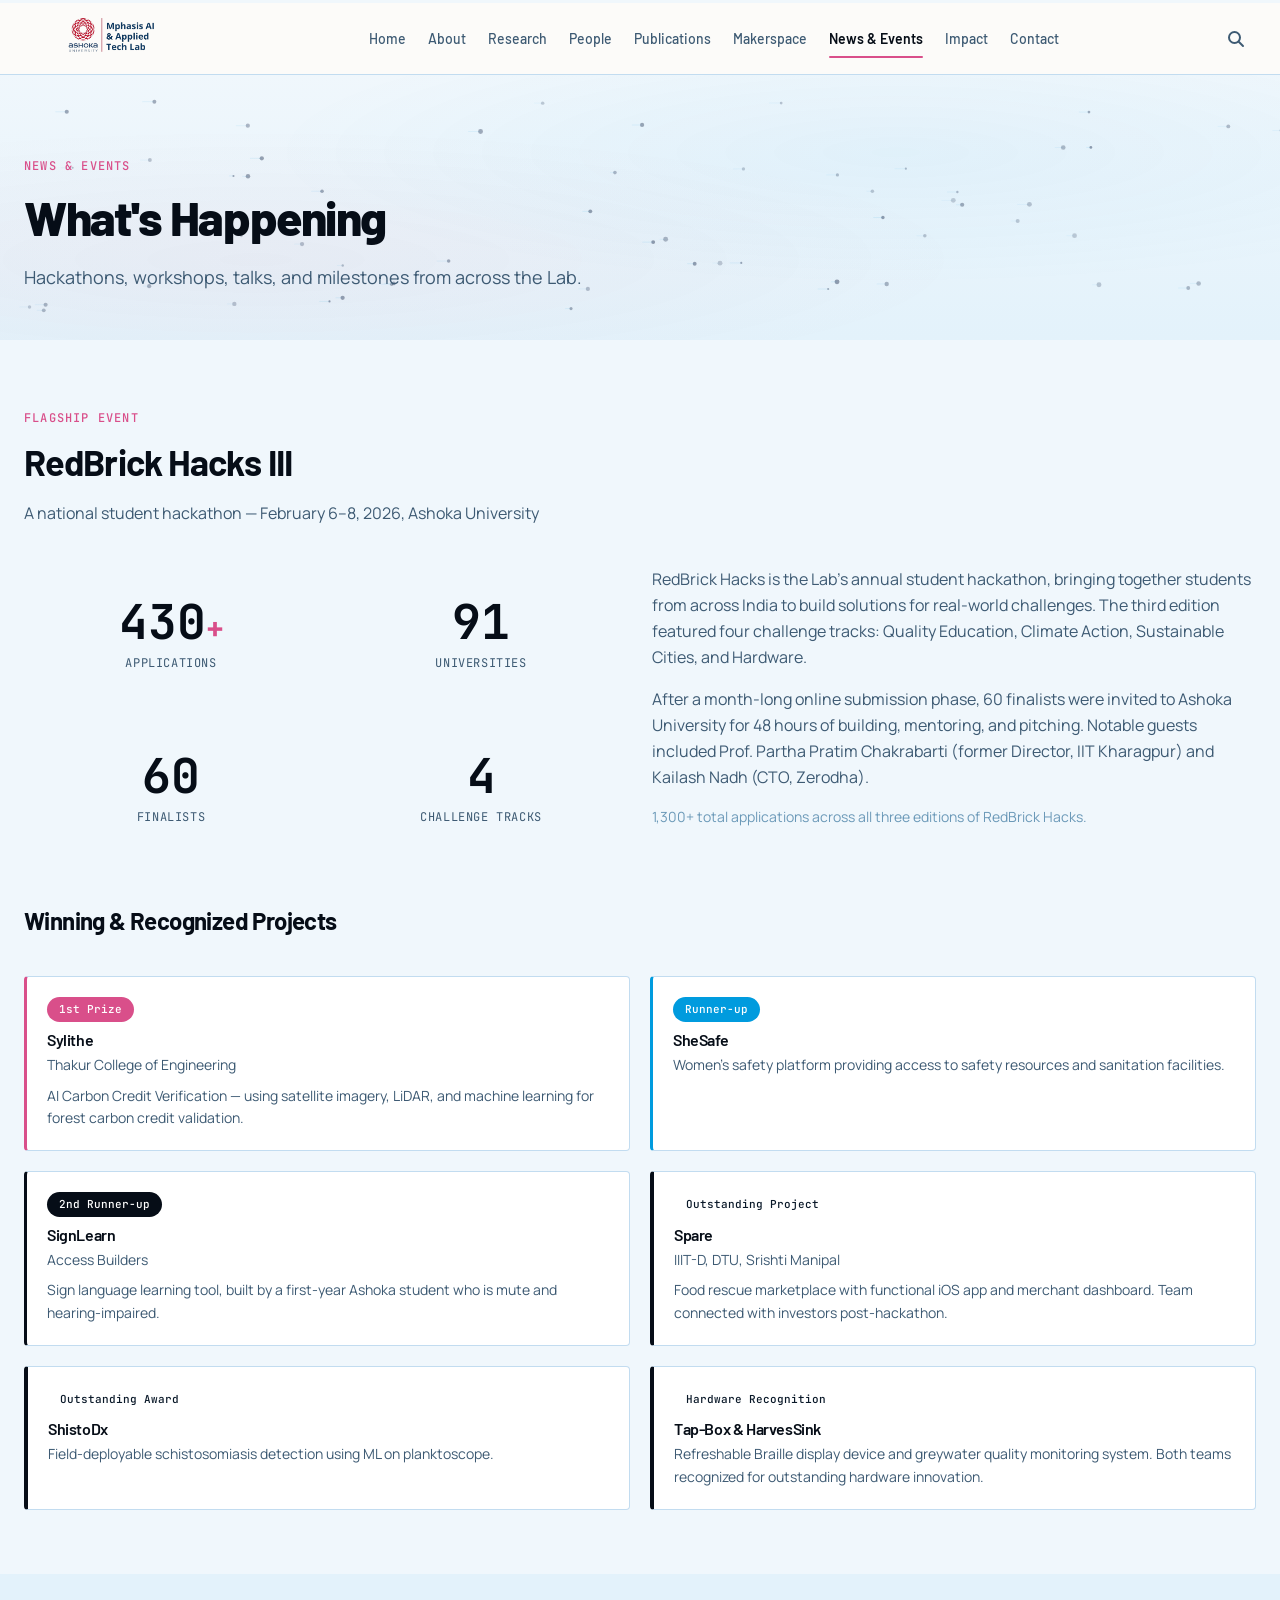
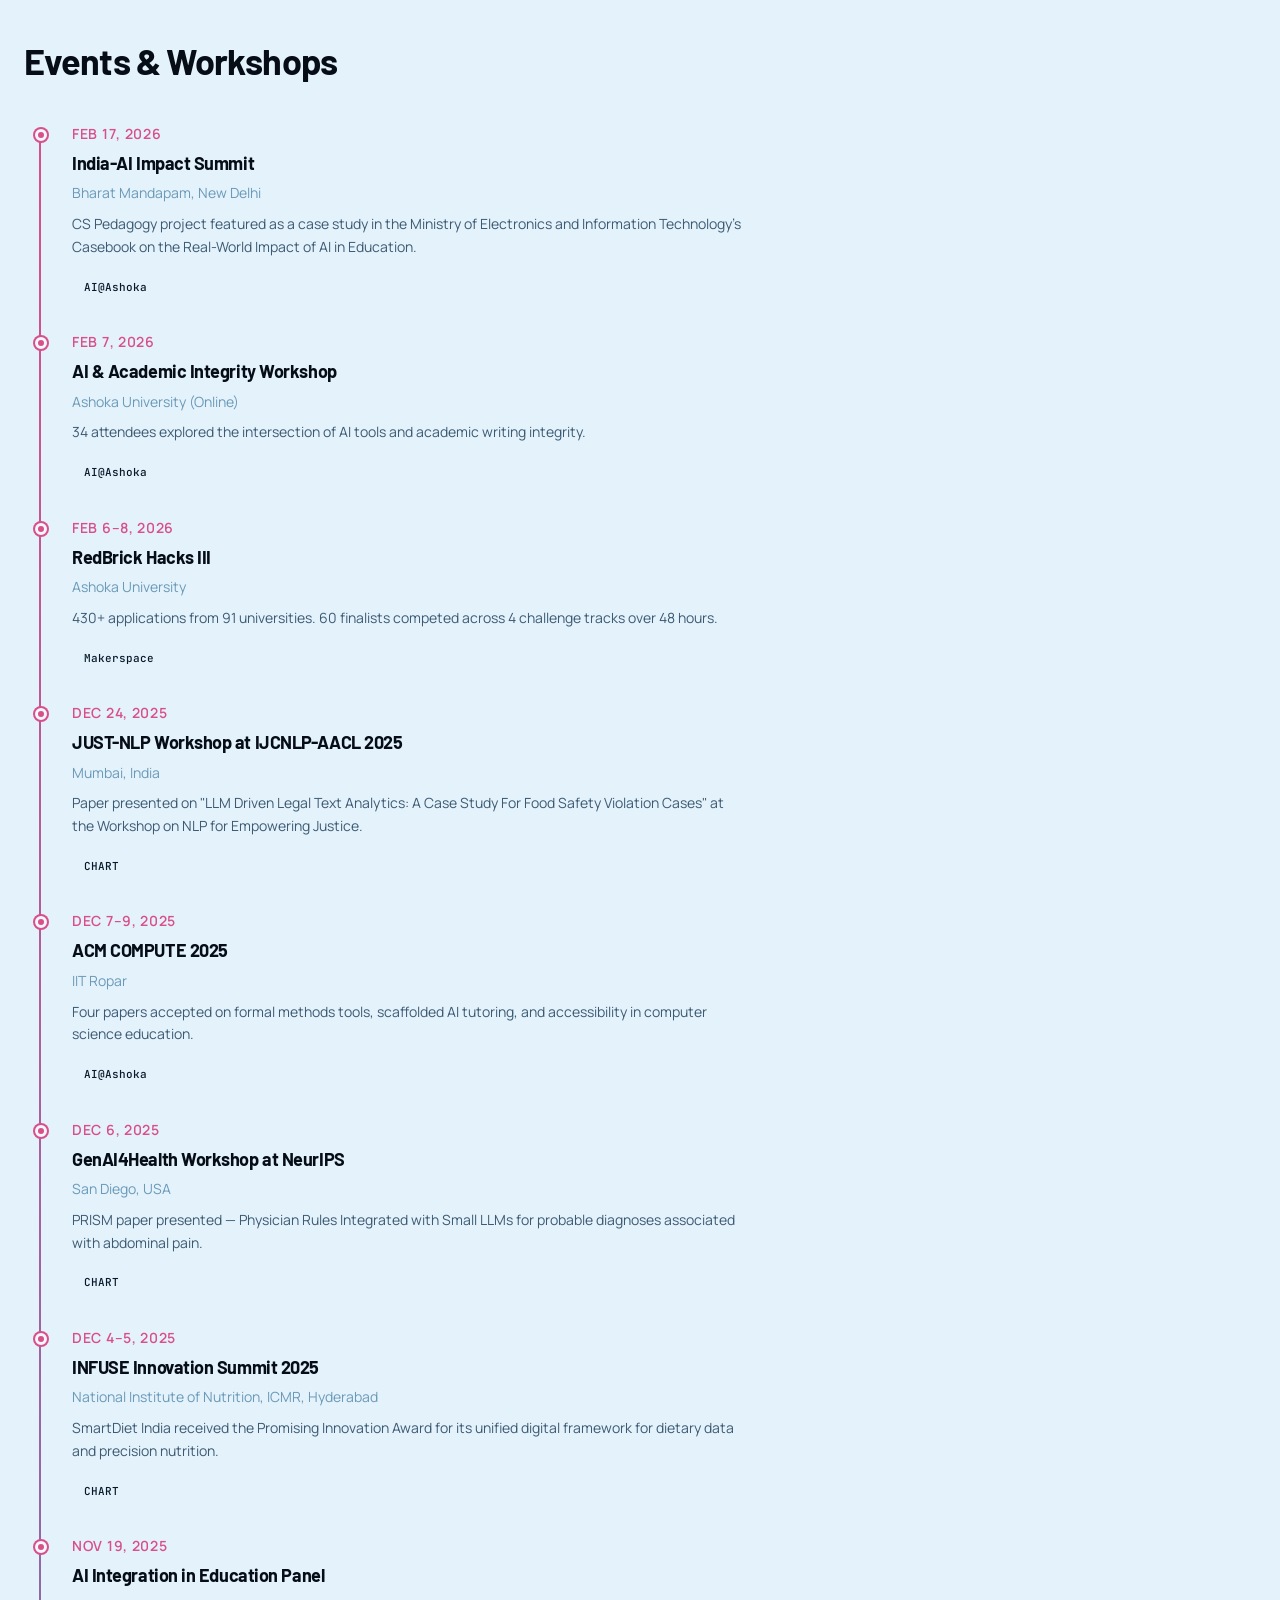
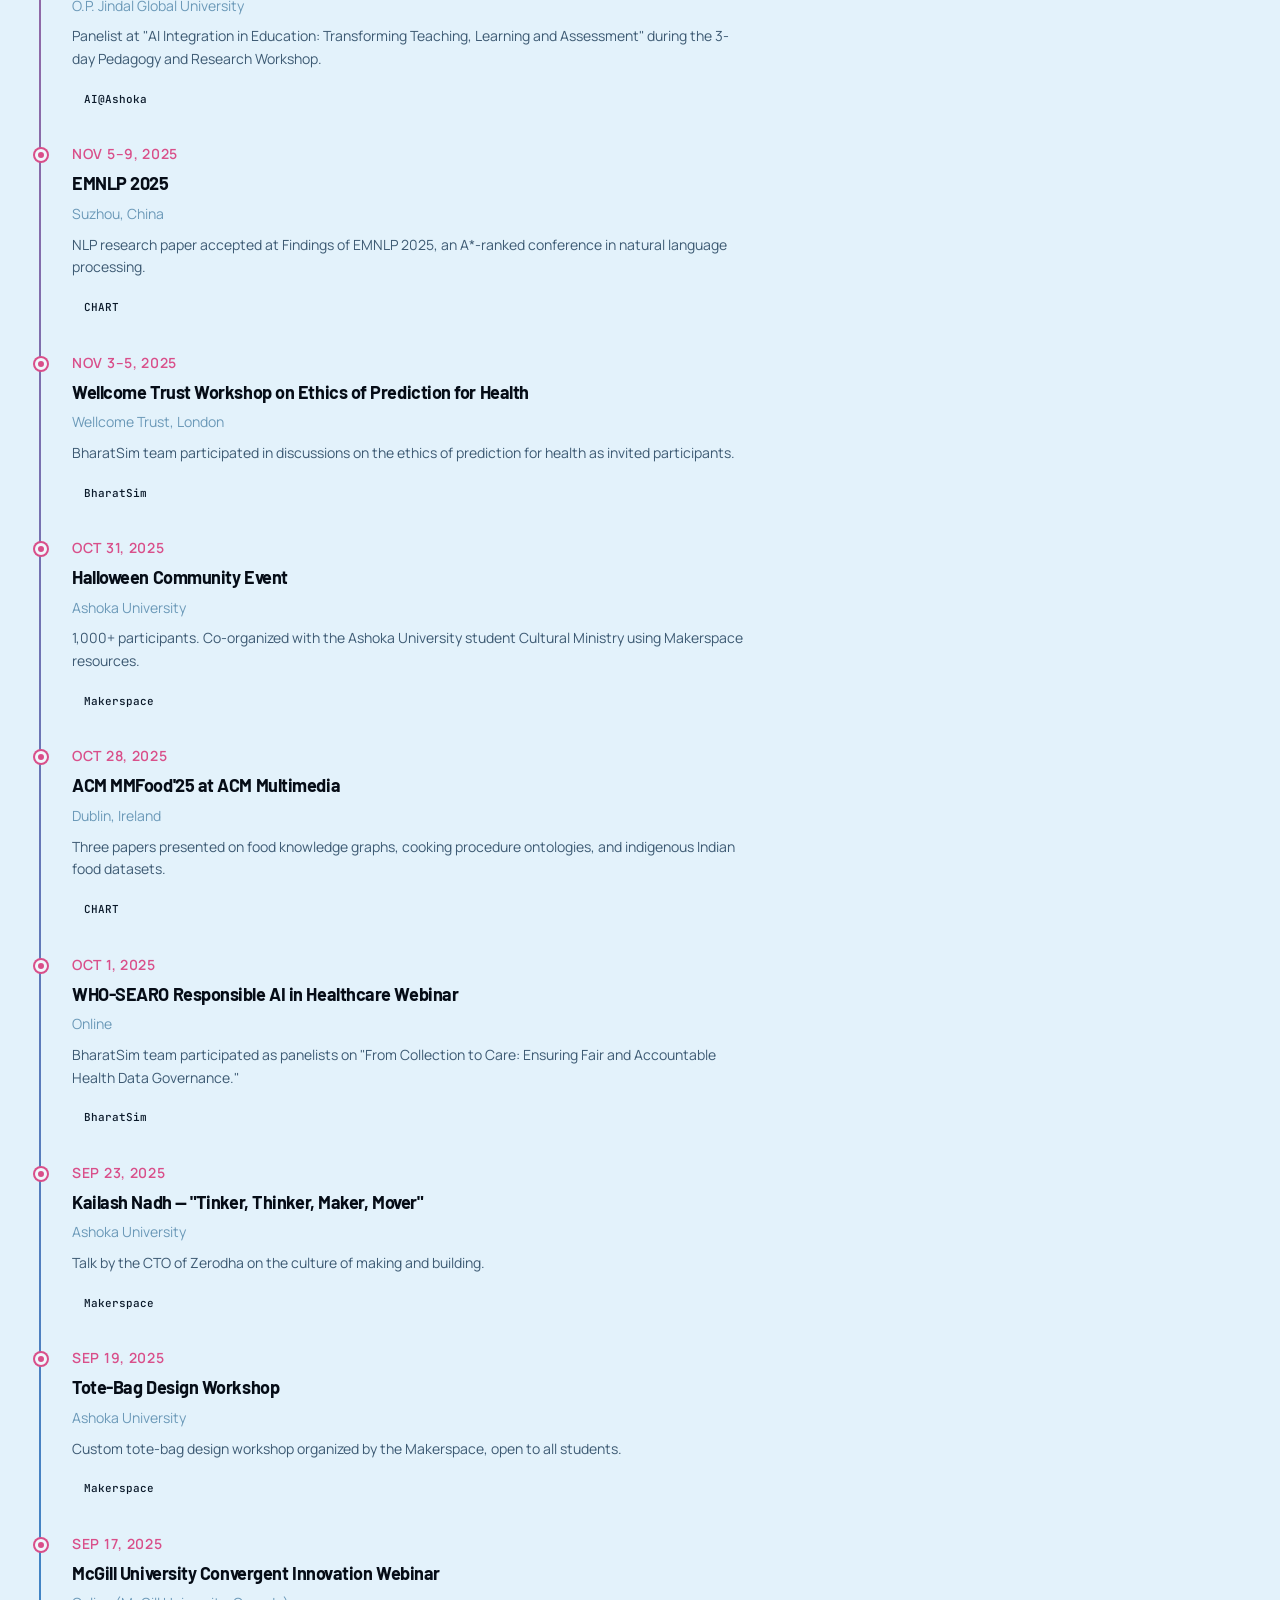
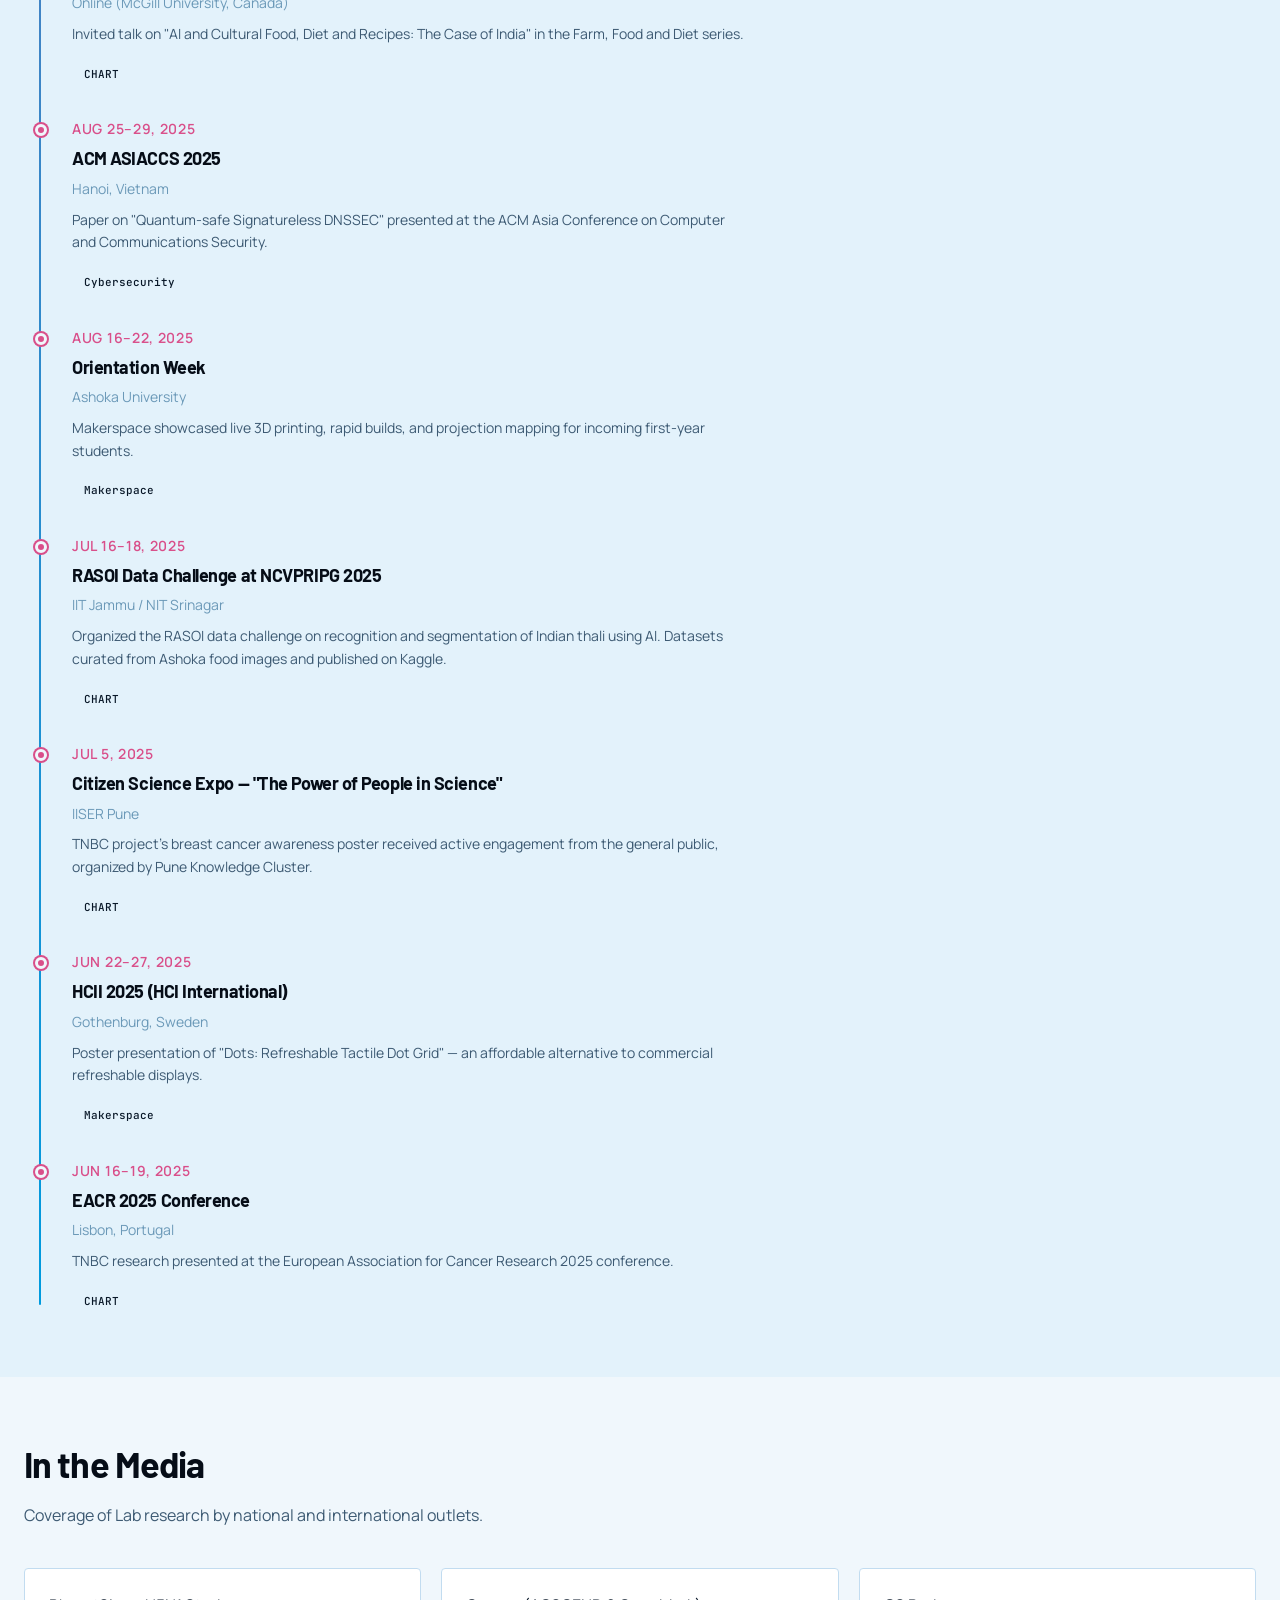
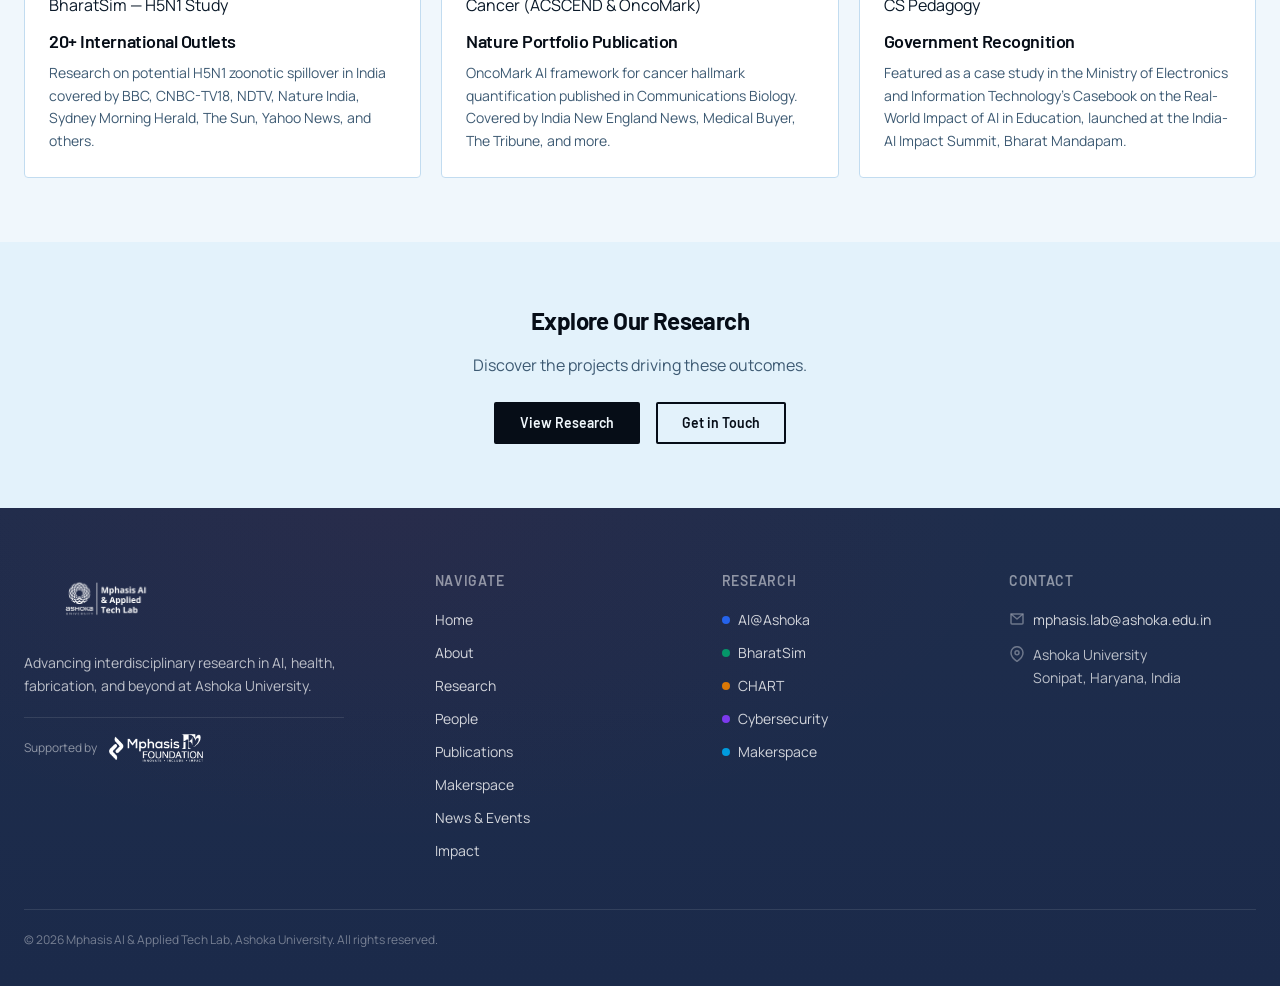
<file: pages/news.html>
<!DOCTYPE html>
<html lang="en">
<head>
  <meta charset="UTF-8">
  <meta name="viewport" content="width=device-width, initial-scale=1.0">
  <meta name="description" content="News, events, and highlights from the Mphasis AI & Applied Tech Lab — RedBrick Hacks, workshops, talks, and media coverage.">
  <meta name="theme-color" content="#1B2A4A">

  <!-- Open Graph -->
  <meta property="og:title" content="News & Events | Mphasis AI & Applied Tech Lab">
  <meta property="og:description" content="Latest news, events, talks, and hackathon updates from the Lab.">
  <meta property="og:type" content="website">

  <title>News & Events | Mphasis AI & Applied Tech Lab</title>

  <link rel="icon" type="image/png" sizes="32x32" href="../src/assets/images/logos/favicon-32.png">
  <link rel="icon" type="image/png" sizes="16x16" href="../src/assets/images/logos/favicon-16.png">
  <link rel="apple-touch-icon" sizes="180x180" href="../src/assets/images/logos/apple-touch-icon.png">
  <link rel="preconnect" href="https://fonts.googleapis.com">
  <link rel="preconnect" href="https://fonts.gstatic.com" crossorigin>
  <link href="https://fonts.googleapis.com/css2?family=Barlow:wght@400;500;600;700&family=Manrope:wght@400;500;600;700&family=JetBrains+Mono:wght@400;500;600;700&display=swap" rel="stylesheet">

  <link rel="stylesheet" href="../src/css/variables.css">
  <link rel="stylesheet" href="../src/css/reset.css">
  <link rel="stylesheet" href="../src/css/base.css">
  <link rel="stylesheet" href="../src/css/layout.css">
  <link rel="stylesheet" href="../src/css/header.css">
  <link rel="stylesheet" href="../src/css/footer.css">
  <link rel="stylesheet" href="../src/css/components.css">
  <link rel="stylesheet" href="../src/css/animations.css">
  <link rel="stylesheet" href="../src/css/pages.css">
  <link rel="stylesheet" href="../src/css/utilities.css">
  <link rel="stylesheet" href="../src/css/search.css">
</head>
<body>
  <a href="#main-content" class="skip-link">Skip to main content</a>
  <div class="progress-bar" id="progress-bar" aria-hidden="true"></div>

  <div class="page">

    <!-- Search Overlay -->
    <div class="search-overlay" id="search-overlay" role="dialog" aria-modal="true" aria-label="Search" hidden>
      <div class="search-overlay__backdrop"></div>
      <div class="search-overlay__panel">
        <div class="search-overlay__header">
          <div class="search-overlay__input-wrapper">
            <svg class="search-overlay__icon" width="20" height="20" viewBox="0 0 20 20" fill="none" stroke="currentColor" stroke-width="2" stroke-linecap="round" stroke-linejoin="round"><circle cx="8.5" cy="8.5" r="5.5"/><path d="M13 13l4 4"/></svg>
            <input type="search" class="search-overlay__input" id="search-input" placeholder="Search projects, people, publications..." autocomplete="off">
            <kbd class="search-overlay__kbd">ESC</kbd>
          </div>
        </div>
        <div class="search-overlay__results" id="search-results" aria-live="polite">
          <div class="search-overlay__empty">
            <p class="search-overlay__empty-text">Type to search across projects, people, and publications</p>
          </div>
        </div>
        <div class="search-overlay__footer">
          <span><kbd>&#8984;</kbd><kbd>K</kbd> to toggle</span>
          <span><kbd>&#8593;</kbd><kbd>&#8595;</kbd> to navigate</span>
          <span><kbd>Enter</kbd> to select</span>
        </div>
      </div>
    </div>

    <!-- HEADER -->
    <header class="header" role="banner">
      <div class="header__inner">
        <a href="../index.html" class="header__logo" aria-label="Mphasis AI & Applied Tech Lab — Home">
          <img src="../src/assets/images/logos/lab-logo.png" alt="Mphasis AI & Applied Tech Lab Logo">
        </a>
        <nav class="nav" role="navigation" aria-label="Primary navigation">
          <a href="../index.html" class="nav__link">Home</a>
          <a href="about.html" class="nav__link">About</a>
          <a href="research.html" class="nav__link">Research</a>
          <a href="people.html" class="nav__link">People</a>
          <a href="publications.html" class="nav__link">Publications</a>
          <a href="makerspace.html" class="nav__link">Makerspace</a>
          <a href="news.html" class="nav__link nav__link--active">News & Events</a>
          <a href="impact.html" class="nav__link">Impact</a>
          <a href="contact.html" class="nav__link">Contact</a>
        </nav>
        <div class="header__actions">
          <button class="header__search-trigger" aria-label="Search" aria-expanded="false" aria-controls="search-overlay">
            <svg width="20" height="20" viewBox="0 0 20 20" fill="none" stroke="currentColor" stroke-width="2" stroke-linecap="round" stroke-linejoin="round"><circle cx="8.5" cy="8.5" r="5.5"/><path d="M13 13l4 4"/></svg>
          </button>
          <button class="header__menu-toggle" aria-label="Toggle navigation menu" aria-expanded="false" aria-controls="mobile-nav">
            <span></span><span></span><span></span>
          </button>
        </div>
      </div>
    </header>

    <!-- Mobile Navigation -->
    <nav class="nav-mobile" id="mobile-nav" role="navigation" aria-label="Mobile navigation">
      <a href="../index.html" class="nav-mobile__link">Home</a>
      <a href="about.html" class="nav-mobile__link">About</a>
      <a href="research.html" class="nav-mobile__link">Research</a>
      <a href="people.html" class="nav-mobile__link">People</a>
      <a href="publications.html" class="nav-mobile__link">Publications</a>
      <a href="makerspace.html" class="nav-mobile__link">Makerspace</a>
      <a href="news.html" class="nav-mobile__link nav-mobile__link--active">News & Events</a>
      <a href="impact.html" class="nav-mobile__link">Impact</a>
      <a href="contact.html" class="nav-mobile__link">Contact</a>
    </nav>

    <!-- MAIN CONTENT -->
    <main class="page__content" id="main-content" role="main">

      <!-- Page Hero -->
      <section class="page-hero">
        <canvas class="page-hero__canvas" data-page="news" aria-hidden="true"></canvas>
        <div class="container">
          <span class="page-hero__eyebrow reveal">News & Events</span>
          <h1 class="page-hero__title reveal">What's Happening</h1>
          <p class="page-hero__description reveal">
            Hackathons, workshops, talks, and milestones from across the Lab.
          </p>
        </div>
      </section>

      <!-- ═══════════════════════════════════════
           REDBRICK HACKS — FLAGSHIP EVENT
           ═══════════════════════════════════════ -->
      <section class="section">
        <div class="container">
          <div class="section__header reveal">
            <span class="section__eyebrow" style="color: var(--color-red);">Flagship Event</span>
            <h2 class="section__title">RedBrick Hacks III</h2>
            <p class="section__subtitle">A national student hackathon — February 6&ndash;8, 2026, Ashoka University</p>
          </div>

          <div class="grid grid--2 reveal" style="gap: var(--space-6); margin-top: var(--space-8);">
            <!-- Stats -->
            <div>
              <div class="grid grid--2" style="gap: var(--space-4);">
                <div class="stat-card reveal">
                  <div class="stat-card__number" data-count="430">0<span class="stat-card__suffix">+</span></div>
                  <div class="stat-card__label">Applications</div>
                </div>
                <div class="stat-card reveal">
                  <div class="stat-card__number" data-count="91">0</div>
                  <div class="stat-card__label">Universities</div>
                </div>
                <div class="stat-card reveal">
                  <div class="stat-card__number" data-count="60">0</div>
                  <div class="stat-card__label">Finalists</div>
                </div>
                <div class="stat-card reveal">
                  <div class="stat-card__number" data-count="4">0</div>
                  <div class="stat-card__label">Challenge Tracks</div>
                </div>
              </div>
            </div>

            <!-- Description -->
            <div class="reveal">
              <p style="color: var(--color-text-secondary); line-height: var(--leading-relaxed); margin-bottom: var(--space-4);">
                RedBrick Hacks is the Lab's annual student hackathon, bringing together students from across India to build solutions for real-world challenges. The third edition featured four challenge tracks: Quality Education, Climate Action, Sustainable Cities, and Hardware.
              </p>
              <p style="color: var(--color-text-secondary); line-height: var(--leading-relaxed); margin-bottom: var(--space-4);">
                After a month-long online submission phase, 60 finalists were invited to Ashoka University for 48 hours of building, mentoring, and pitching. Notable guests included Prof. Partha Pratim Chakrabarti (former Director, IIT Kharagpur) and Kailash Nadh (CTO, Zerodha).
              </p>
              <p style="color: var(--color-text-muted); font-size: var(--text-sm);">
                1,300+ total applications across all three editions of RedBrick Hacks.
              </p>
            </div>
          </div>

          <!-- Winning Projects -->
          <div class="section__header reveal" style="margin-top: var(--space-12);">
            <h3 class="section__title" style="font-size: var(--text-2xl);">Winning &amp; Recognized Projects</h3>
          </div>

          <div class="grid grid--2 reveal-stagger" style="gap: var(--space-5); margin-top: var(--space-6);">

            <article class="project-list-card reveal" style="border-left: 3px solid var(--color-red);">
              <div class="project-list-card__body">
                <div style="display: flex; align-items: center; gap: var(--space-2); margin-bottom: var(--space-2);">
                  <span class="tag tag--sm" style="background: var(--color-red); color: white;">1st Prize</span>
                </div>
                <h3 class="project-list-card__title">Sylithe</h3>
                <p class="project-list-card__pi">Thakur College of Engineering</p>
                <p class="project-list-card__desc">AI Carbon Credit Verification — using satellite imagery, LiDAR, and machine learning for forest carbon credit validation.</p>
              </div>
            </article>

            <article class="project-list-card reveal" style="border-left: 3px solid var(--color-blue);">
              <div class="project-list-card__body">
                <div style="display: flex; align-items: center; gap: var(--space-2); margin-bottom: var(--space-2);">
                  <span class="tag tag--sm" style="background: var(--color-blue); color: white;">Runner-up</span>
                </div>
                <h3 class="project-list-card__title">SheSafe</h3>
                <p class="project-list-card__desc">Women's safety platform providing access to safety resources and sanitation facilities.</p>
              </div>
            </article>

            <article class="project-list-card reveal" style="border-left: 3px solid var(--color-navy);">
              <div class="project-list-card__body">
                <div style="display: flex; align-items: center; gap: var(--space-2); margin-bottom: var(--space-2);">
                  <span class="tag tag--sm" style="background: var(--color-navy); color: white;">2nd Runner-up</span>
                </div>
                <h3 class="project-list-card__title">SignLearn</h3>
                <p class="project-list-card__pi">Access Builders</p>
                <p class="project-list-card__desc">Sign language learning tool, built by a first-year Ashoka student who is mute and hearing-impaired.</p>
              </div>
            </article>

            <article class="project-list-card reveal">
              <div class="project-list-card__body">
                <div style="display: flex; align-items: center; gap: var(--space-2); margin-bottom: var(--space-2);">
                  <span class="tag tag--sm">Outstanding Project</span>
                </div>
                <h3 class="project-list-card__title">Spare</h3>
                <p class="project-list-card__pi">IIIT-D, DTU, Srishti Manipal</p>
                <p class="project-list-card__desc">Food rescue marketplace with functional iOS app and merchant dashboard. Team connected with investors post-hackathon.</p>
              </div>
            </article>

            <article class="project-list-card reveal">
              <div class="project-list-card__body">
                <div style="display: flex; align-items: center; gap: var(--space-2); margin-bottom: var(--space-2);">
                  <span class="tag tag--sm">Outstanding Award</span>
                </div>
                <h3 class="project-list-card__title">ShistoDx</h3>
                <p class="project-list-card__desc">Field-deployable schistosomiasis detection using ML on planktoscope.</p>
              </div>
            </article>

            <article class="project-list-card reveal">
              <div class="project-list-card__body">
                <div style="display: flex; align-items: center; gap: var(--space-2); margin-bottom: var(--space-2);">
                  <span class="tag tag--sm">Hardware Recognition</span>
                </div>
                <h3 class="project-list-card__title">Tap-Box &amp; HarvesSink</h3>
                <p class="project-list-card__desc">Refreshable Braille display device and greywater quality monitoring system. Both teams recognized for outstanding hardware innovation.</p>
              </div>
            </article>

          </div>
        </div>
      </section>

      <!-- ═══════════════════════════════════════
           EVENTS & WORKSHOPS
           ═══════════════════════════════════════ -->
      <section class="section section--alt">
        <div class="container">
          <div class="section__header reveal">
            <h2 class="section__title">Events &amp; Workshops</h2>
          </div>

          <div class="timeline reveal" style="margin-top: var(--space-8);">

            <div class="timeline__item reveal">
              <div class="timeline__date">Feb 17, 2026</div>
              <div class="timeline__content">
                <h4 class="timeline__title">India-AI Impact Summit</h4>
                <p class="timeline__venue">Bharat Mandapam, New Delhi</p>
                <p class="timeline__desc">CS Pedagogy project featured as a case study in the Ministry of Electronics and Information Technology's Casebook on the Real-World Impact of AI in Education.</p>
                <span class="tag tag--sm">AI@Ashoka</span>
              </div>
            </div>

            <div class="timeline__item reveal">
              <div class="timeline__date">Feb 7, 2026</div>
              <div class="timeline__content">
                <h4 class="timeline__title">AI &amp; Academic Integrity Workshop</h4>
                <p class="timeline__venue">Ashoka University (Online)</p>
                <p class="timeline__desc">34 attendees explored the intersection of AI tools and academic writing integrity.</p>
                <span class="tag tag--sm">AI@Ashoka</span>
              </div>
            </div>

            <div class="timeline__item reveal">
              <div class="timeline__date">Feb 6&ndash;8, 2026</div>
              <div class="timeline__content">
                <h4 class="timeline__title">RedBrick Hacks III</h4>
                <p class="timeline__venue">Ashoka University</p>
                <p class="timeline__desc">430+ applications from 91 universities. 60 finalists competed across 4 challenge tracks over 48 hours.</p>
                <span class="tag tag--sm">Makerspace</span>
              </div>
            </div>

            <div class="timeline__item reveal">
              <div class="timeline__date">Dec 24, 2025</div>
              <div class="timeline__content">
                <h4 class="timeline__title">JUST-NLP Workshop at IJCNLP-AACL 2025</h4>
                <p class="timeline__venue">Mumbai, India</p>
                <p class="timeline__desc">Paper presented on "LLM Driven Legal Text Analytics: A Case Study For Food Safety Violation Cases" at the Workshop on NLP for Empowering Justice.</p>
                <span class="tag tag--sm">CHART</span>
              </div>
            </div>

            <div class="timeline__item reveal">
              <div class="timeline__date">Dec 7&ndash;9, 2025</div>
              <div class="timeline__content">
                <h4 class="timeline__title">ACM COMPUTE 2025</h4>
                <p class="timeline__venue">IIT Ropar</p>
                <p class="timeline__desc">Four papers accepted on formal methods tools, scaffolded AI tutoring, and accessibility in computer science education.</p>
                <span class="tag tag--sm">AI@Ashoka</span>
              </div>
            </div>

            <div class="timeline__item reveal">
              <div class="timeline__date">Dec 6, 2025</div>
              <div class="timeline__content">
                <h4 class="timeline__title">GenAI4Health Workshop at NeurIPS</h4>
                <p class="timeline__venue">San Diego, USA</p>
                <p class="timeline__desc">PRISM paper presented &mdash; Physician Rules Integrated with Small LLMs for probable diagnoses associated with abdominal pain.</p>
                <span class="tag tag--sm">CHART</span>
              </div>
            </div>

            <div class="timeline__item reveal">
              <div class="timeline__date">Dec 4&ndash;5, 2025</div>
              <div class="timeline__content">
                <h4 class="timeline__title">INFUSE Innovation Summit 2025</h4>
                <p class="timeline__venue">National Institute of Nutrition, ICMR, Hyderabad</p>
                <p class="timeline__desc">SmartDiet India received the Promising Innovation Award for its unified digital framework for dietary data and precision nutrition.</p>
                <span class="tag tag--sm">CHART</span>
              </div>
            </div>

            <div class="timeline__item reveal">
              <div class="timeline__date">Nov 19, 2025</div>
              <div class="timeline__content">
                <h4 class="timeline__title">AI Integration in Education Panel</h4>
                <p class="timeline__venue">O.P. Jindal Global University</p>
                <p class="timeline__desc">Panelist at "AI Integration in Education: Transforming Teaching, Learning and Assessment" during the 3-day Pedagogy and Research Workshop.</p>
                <span class="tag tag--sm">AI@Ashoka</span>
              </div>
            </div>

            <div class="timeline__item reveal">
              <div class="timeline__date">Nov 5&ndash;9, 2025</div>
              <div class="timeline__content">
                <h4 class="timeline__title">EMNLP 2025</h4>
                <p class="timeline__venue">Suzhou, China</p>
                <p class="timeline__desc">NLP research paper accepted at Findings of EMNLP 2025, an A*-ranked conference in natural language processing.</p>
                <span class="tag tag--sm">CHART</span>
              </div>
            </div>

            <div class="timeline__item reveal">
              <div class="timeline__date">Nov 3&ndash;5, 2025</div>
              <div class="timeline__content">
                <h4 class="timeline__title">Wellcome Trust Workshop on Ethics of Prediction for Health</h4>
                <p class="timeline__venue">Wellcome Trust, London</p>
                <p class="timeline__desc">BharatSim team participated in discussions on the ethics of prediction for health as invited participants.</p>
                <span class="tag tag--sm">BharatSim</span>
              </div>
            </div>

            <div class="timeline__item reveal">
              <div class="timeline__date">Oct 31, 2025</div>
              <div class="timeline__content">
                <h4 class="timeline__title">Halloween Community Event</h4>
                <p class="timeline__venue">Ashoka University</p>
                <p class="timeline__desc">1,000+ participants. Co-organized with the Ashoka University student Cultural Ministry using Makerspace resources.</p>
                <span class="tag tag--sm">Makerspace</span>
              </div>
            </div>

            <div class="timeline__item reveal">
              <div class="timeline__date">Oct 28, 2025</div>
              <div class="timeline__content">
                <h4 class="timeline__title">ACM MMFood'25 at ACM Multimedia</h4>
                <p class="timeline__venue">Dublin, Ireland</p>
                <p class="timeline__desc">Three papers presented on food knowledge graphs, cooking procedure ontologies, and indigenous Indian food datasets.</p>
                <span class="tag tag--sm">CHART</span>
              </div>
            </div>

            <div class="timeline__item reveal">
              <div class="timeline__date">Oct 1, 2025</div>
              <div class="timeline__content">
                <h4 class="timeline__title">WHO-SEARO Responsible AI in Healthcare Webinar</h4>
                <p class="timeline__venue">Online</p>
                <p class="timeline__desc">BharatSim team participated as panelists on "From Collection to Care: Ensuring Fair and Accountable Health Data Governance."</p>
                <span class="tag tag--sm">BharatSim</span>
              </div>
            </div>

            <div class="timeline__item reveal">
              <div class="timeline__date">Sep 23, 2025</div>
              <div class="timeline__content">
                <h4 class="timeline__title">Kailash Nadh &mdash; "Tinker, Thinker, Maker, Mover"</h4>
                <p class="timeline__venue">Ashoka University</p>
                <p class="timeline__desc">Talk by the CTO of Zerodha on the culture of making and building.</p>
                <span class="tag tag--sm">Makerspace</span>
              </div>
            </div>

            <div class="timeline__item reveal">
              <div class="timeline__date">Sep 19, 2025</div>
              <div class="timeline__content">
                <h4 class="timeline__title">Tote-Bag Design Workshop</h4>
                <p class="timeline__venue">Ashoka University</p>
                <p class="timeline__desc">Custom tote-bag design workshop organized by the Makerspace, open to all students.</p>
                <span class="tag tag--sm">Makerspace</span>
              </div>
            </div>

            <div class="timeline__item reveal">
              <div class="timeline__date">Sep 17, 2025</div>
              <div class="timeline__content">
                <h4 class="timeline__title">McGill University Convergent Innovation Webinar</h4>
                <p class="timeline__venue">Online (McGill University, Canada)</p>
                <p class="timeline__desc">Invited talk on "AI and Cultural Food, Diet and Recipes: The Case of India" in the Farm, Food and Diet series.</p>
                <span class="tag tag--sm">CHART</span>
              </div>
            </div>

            <div class="timeline__item reveal">
              <div class="timeline__date">Aug 25&ndash;29, 2025</div>
              <div class="timeline__content">
                <h4 class="timeline__title">ACM ASIACCS 2025</h4>
                <p class="timeline__venue">Hanoi, Vietnam</p>
                <p class="timeline__desc">Paper on "Quantum-safe Signatureless DNSSEC" presented at the ACM Asia Conference on Computer and Communications Security.</p>
                <span class="tag tag--sm">Cybersecurity</span>
              </div>
            </div>

            <div class="timeline__item reveal">
              <div class="timeline__date">Aug 16&ndash;22, 2025</div>
              <div class="timeline__content">
                <h4 class="timeline__title">Orientation Week</h4>
                <p class="timeline__venue">Ashoka University</p>
                <p class="timeline__desc">Makerspace showcased live 3D printing, rapid builds, and projection mapping for incoming first-year students.</p>
                <span class="tag tag--sm">Makerspace</span>
              </div>
            </div>

            <div class="timeline__item reveal">
              <div class="timeline__date">Jul 16&ndash;18, 2025</div>
              <div class="timeline__content">
                <h4 class="timeline__title">RASOI Data Challenge at NCVPRIPG 2025</h4>
                <p class="timeline__venue">IIT Jammu / NIT Srinagar</p>
                <p class="timeline__desc">Organized the RASOI data challenge on recognition and segmentation of Indian thali using AI. Datasets curated from Ashoka food images and published on Kaggle.</p>
                <span class="tag tag--sm">CHART</span>
              </div>
            </div>

            <div class="timeline__item reveal">
              <div class="timeline__date">Jul 5, 2025</div>
              <div class="timeline__content">
                <h4 class="timeline__title">Citizen Science Expo &mdash; "The Power of People in Science"</h4>
                <p class="timeline__venue">IISER Pune</p>
                <p class="timeline__desc">TNBC project's breast cancer awareness poster received active engagement from the general public, organized by Pune Knowledge Cluster.</p>
                <span class="tag tag--sm">CHART</span>
              </div>
            </div>

            <div class="timeline__item reveal">
              <div class="timeline__date">Jun 22&ndash;27, 2025</div>
              <div class="timeline__content">
                <h4 class="timeline__title">HCII 2025 (HCI International)</h4>
                <p class="timeline__venue">Gothenburg, Sweden</p>
                <p class="timeline__desc">Poster presentation of "Dots: Refreshable Tactile Dot Grid" &mdash; an affordable alternative to commercial refreshable displays.</p>
                <span class="tag tag--sm">Makerspace</span>
              </div>
            </div>

            <div class="timeline__item reveal">
              <div class="timeline__date">Jun 16&ndash;19, 2025</div>
              <div class="timeline__content">
                <h4 class="timeline__title">EACR 2025 Conference</h4>
                <p class="timeline__venue">Lisbon, Portugal</p>
                <p class="timeline__desc">TNBC research presented at the European Association for Cancer Research 2025 conference.</p>
                <span class="tag tag--sm">CHART</span>
              </div>
            </div>

          </div>
        </div>
      </section>

      <!-- ═══════════════════════════════════════
           MEDIA COVERAGE
           ═══════════════════════════════════════ -->
      <section class="section">
        <div class="container">
          <div class="section__header reveal">
            <h2 class="section__title">In the Media</h2>
            <p class="section__subtitle">Coverage of Lab research by national and international outlets.</p>
          </div>

          <div class="grid grid--3 reveal-stagger" style="gap: var(--space-5); margin-top: var(--space-8);">

            <article class="card reveal">
              <div class="card__body">
                <span class="card__eyebrow">BharatSim &mdash; H5N1 Study</span>
                <h4 class="card__title">20+ International Outlets</h4>
                <p class="card__text">
                  Research on potential H5N1 zoonotic spillover in India covered by BBC, CNBC-TV18, NDTV, Nature India, Sydney Morning Herald, The Sun, Yahoo News, and others.
                </p>
              </div>
            </article>

            <article class="card reveal">
              <div class="card__body">
                <span class="card__eyebrow">Cancer (ACSCEND &amp; OncoMark)</span>
                <h4 class="card__title">Nature Portfolio Publication</h4>
                <p class="card__text">
                  OncoMark AI framework for cancer hallmark quantification published in Communications Biology. Covered by India New England News, Medical Buyer, The Tribune, and more.
                </p>
              </div>
            </article>

            <article class="card reveal">
              <div class="card__body">
                <span class="card__eyebrow">CS Pedagogy</span>
                <h4 class="card__title">Government Recognition</h4>
                <p class="card__text">
                  Featured as a case study in the Ministry of Electronics and Information Technology's Casebook on the Real-World Impact of AI in Education, launched at the India-AI Impact Summit, Bharat Mandapam.
                </p>
              </div>
            </article>

          </div>
        </div>
      </section>

      <!-- CTA -->
      <section class="section section--alt">
        <div class="container text-center">
          <div class="reveal">
            <h3 style="margin-bottom: var(--space-4);">Explore Our Research</h3>
            <p style="color: var(--color-text-secondary); margin-bottom: var(--space-6);">
              Discover the projects driving these outcomes.
            </p>
            <div style="display: flex; gap: var(--space-4); justify-content: center; flex-wrap: wrap;">
              <a href="research.html" class="btn btn--primary">View Research</a>
              <a href="contact.html" class="btn btn--secondary">Get in Touch</a>
            </div>
          </div>
        </div>
      </section>

    </main>

    <!-- FOOTER -->
    <footer class="footer" role="contentinfo">
      <div class="container">
        <div class="footer__grid">
          <div class="footer__brand">
            <img src="../src/assets/images/logos/lab-logo.png" alt="Lab Logo" class="footer__brand-logo">
            <p class="footer__brand-text">
              Advancing interdisciplinary research in AI, health, fabrication, and beyond at Ashoka University.
            </p>
            <div class="footer__brand-partner">
              <span>Supported by</span>
              <img src="../src/assets/images/logos/mphasis-foundation.png" alt="Mphasis F1 Foundation">
            </div>
          </div>
          <div>
            <h4 class="footer__heading">Navigate</h4>
            <div class="footer__links">
              <a href="../index.html" class="footer__link">Home</a>
              <a href="about.html" class="footer__link">About</a>
              <a href="research.html" class="footer__link">Research</a>
              <a href="people.html" class="footer__link">People</a>
              <a href="publications.html" class="footer__link">Publications</a>
              <a href="makerspace.html" class="footer__link">Makerspace</a>
              <a href="news.html" class="footer__link">News & Events</a>
              <a href="impact.html" class="footer__link">Impact</a>
            </div>
          </div>
          <div>
            <h4 class="footer__heading">Research</h4>
            <div class="footer__links">
              <a href="pillar.html?pillar=ai" class="footer__pillar-link"><span class="footer__pillar-dot" style="background-color: var(--pillar-ai);"></span>AI@Ashoka</a>
              <a href="pillar.html?pillar=bharatsim" class="footer__pillar-link"><span class="footer__pillar-dot" style="background-color: var(--pillar-bharatsim);"></span>BharatSim</a>
              <a href="pillar.html?pillar=chart" class="footer__pillar-link"><span class="footer__pillar-dot" style="background-color: var(--pillar-chart);"></span>CHART</a>
              <a href="pillar.html?pillar=cyber" class="footer__pillar-link"><span class="footer__pillar-dot" style="background-color: var(--pillar-cyber);"></span>Cybersecurity</a>
              <a href="pillar.html?pillar=makerspace" class="footer__pillar-link"><span class="footer__pillar-dot" style="background-color: var(--pillar-makerspace);"></span>Makerspace</a>
            </div>
          </div>
          <div>
            <h4 class="footer__heading">Contact</h4>
            <div>
              <div class="footer__contact-item">
                <svg width="16" height="16" viewBox="0 0 16 16" fill="none" stroke="currentColor" stroke-width="1.5" stroke-linecap="round" stroke-linejoin="round"><rect x="2" y="3" width="12" height="10" rx="1"/><path d="M2 3l6 5 6-5"/></svg>
                <a href="mailto:mphasis.lab@ashoka.edu.in" style="color: rgba(255,255,255,0.8);">mphasis.lab@ashoka.edu.in</a>
              </div>
              <div class="footer__contact-item">
                <svg width="16" height="16" viewBox="0 0 16 16" fill="none" stroke="currentColor" stroke-width="1.5" stroke-linecap="round" stroke-linejoin="round"><path d="M14 6.7C14 11.3 8 15.3 8 15.3S2 11.3 2 6.7a6 6 0 1 1 12 0z"/><circle cx="8" cy="6.7" r="2"/></svg>
                <span>Ashoka University<br>Sonipat, Haryana, India</span>
              </div>
            </div>
          </div>
        </div>
        <div class="footer__bottom">
          <p class="footer__copyright">&copy; 2026 Mphasis AI & Applied Tech Lab, Ashoka University. All rights reserved.</p>
          <div class="footer__bottom-links">
          </div>
        </div>
      </div>
    </footer>

  </div>

  <script src="../src/data/projects.js"></script>
  <script src="../src/data/people.js"></script>
  <script src="../src/data/publications.js"></script>
  <script src="../src/data/pillars.js"></script>
  <script src="../src/vendor/gsap.min.js"></script>
  <script src="../src/vendor/ScrollTrigger.min.js"></script>
  <script src="../src/js/gsap-animations.js"></script>
  <script src="../src/js/main.js"></script>
  <script src="../src/js/search.js"></script>
  <script src="../src/js/page-canvases.js"></script>
</body>
</html>
</file>
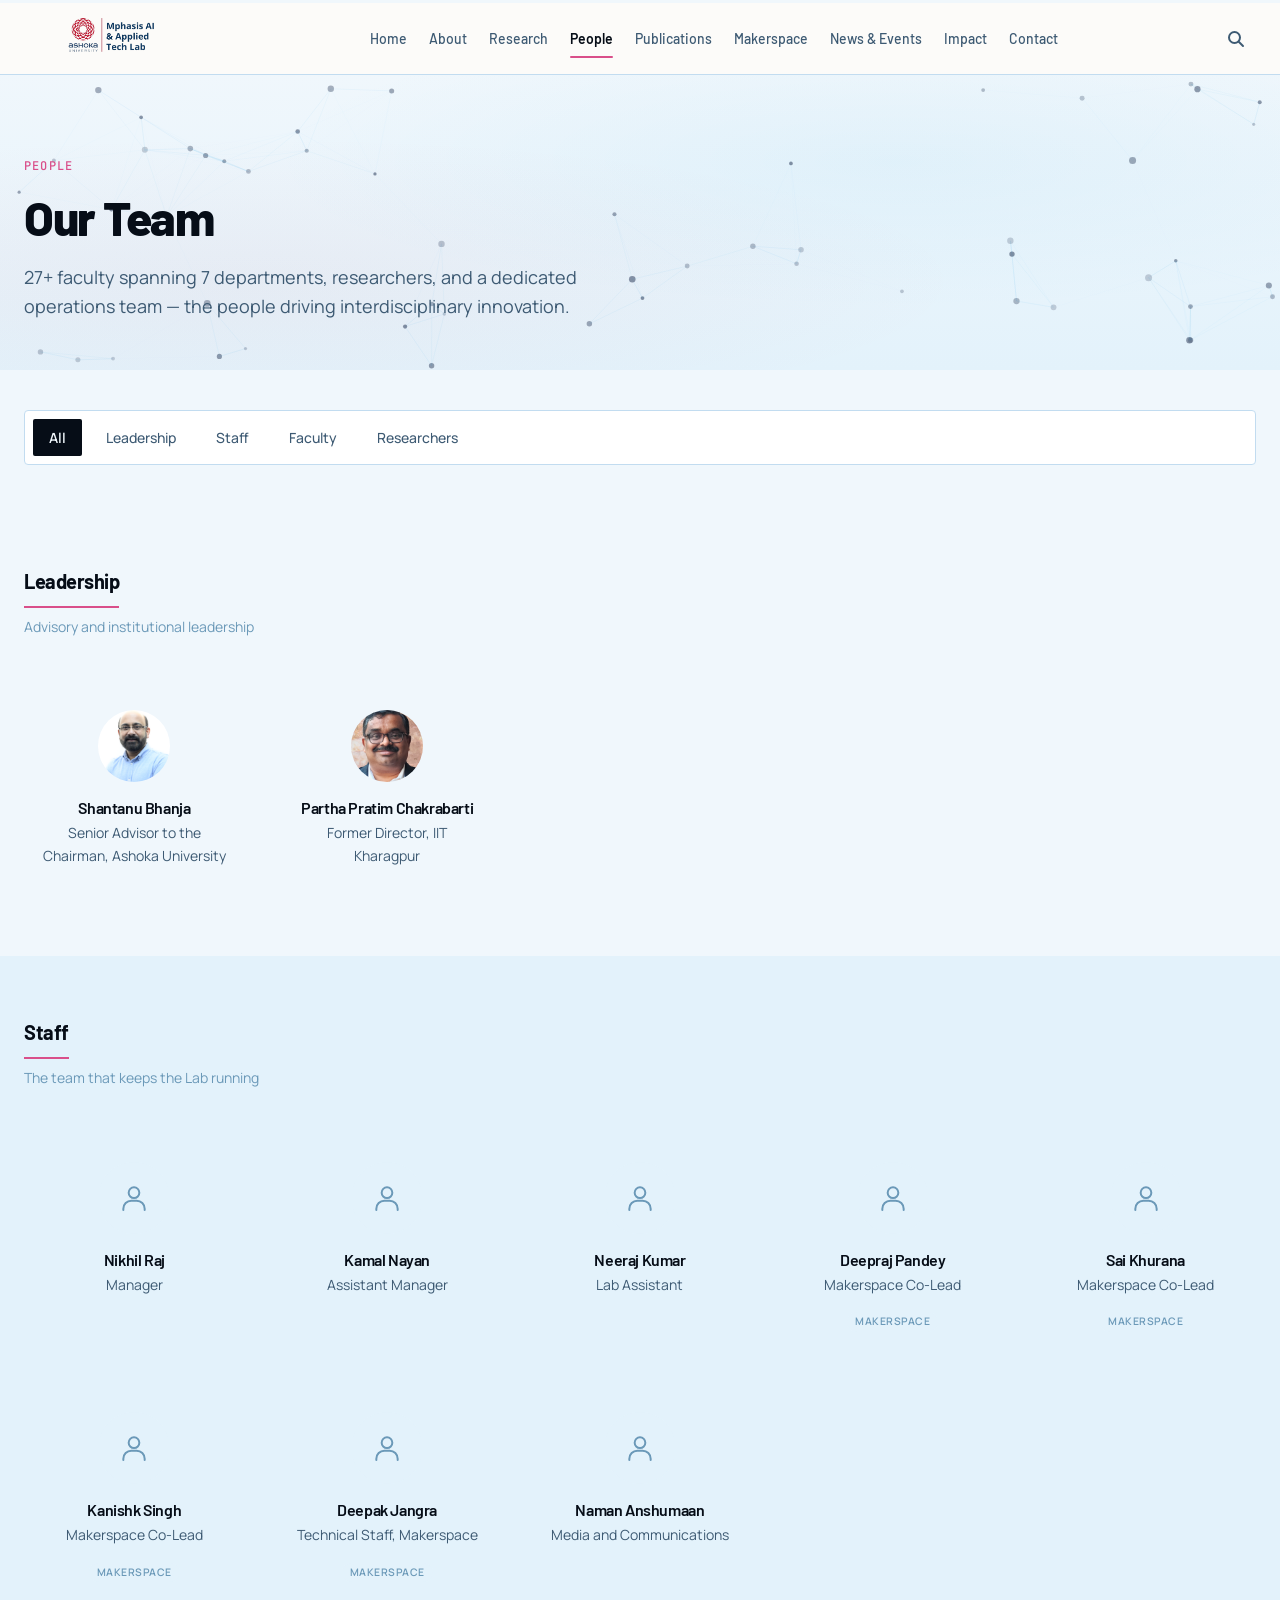
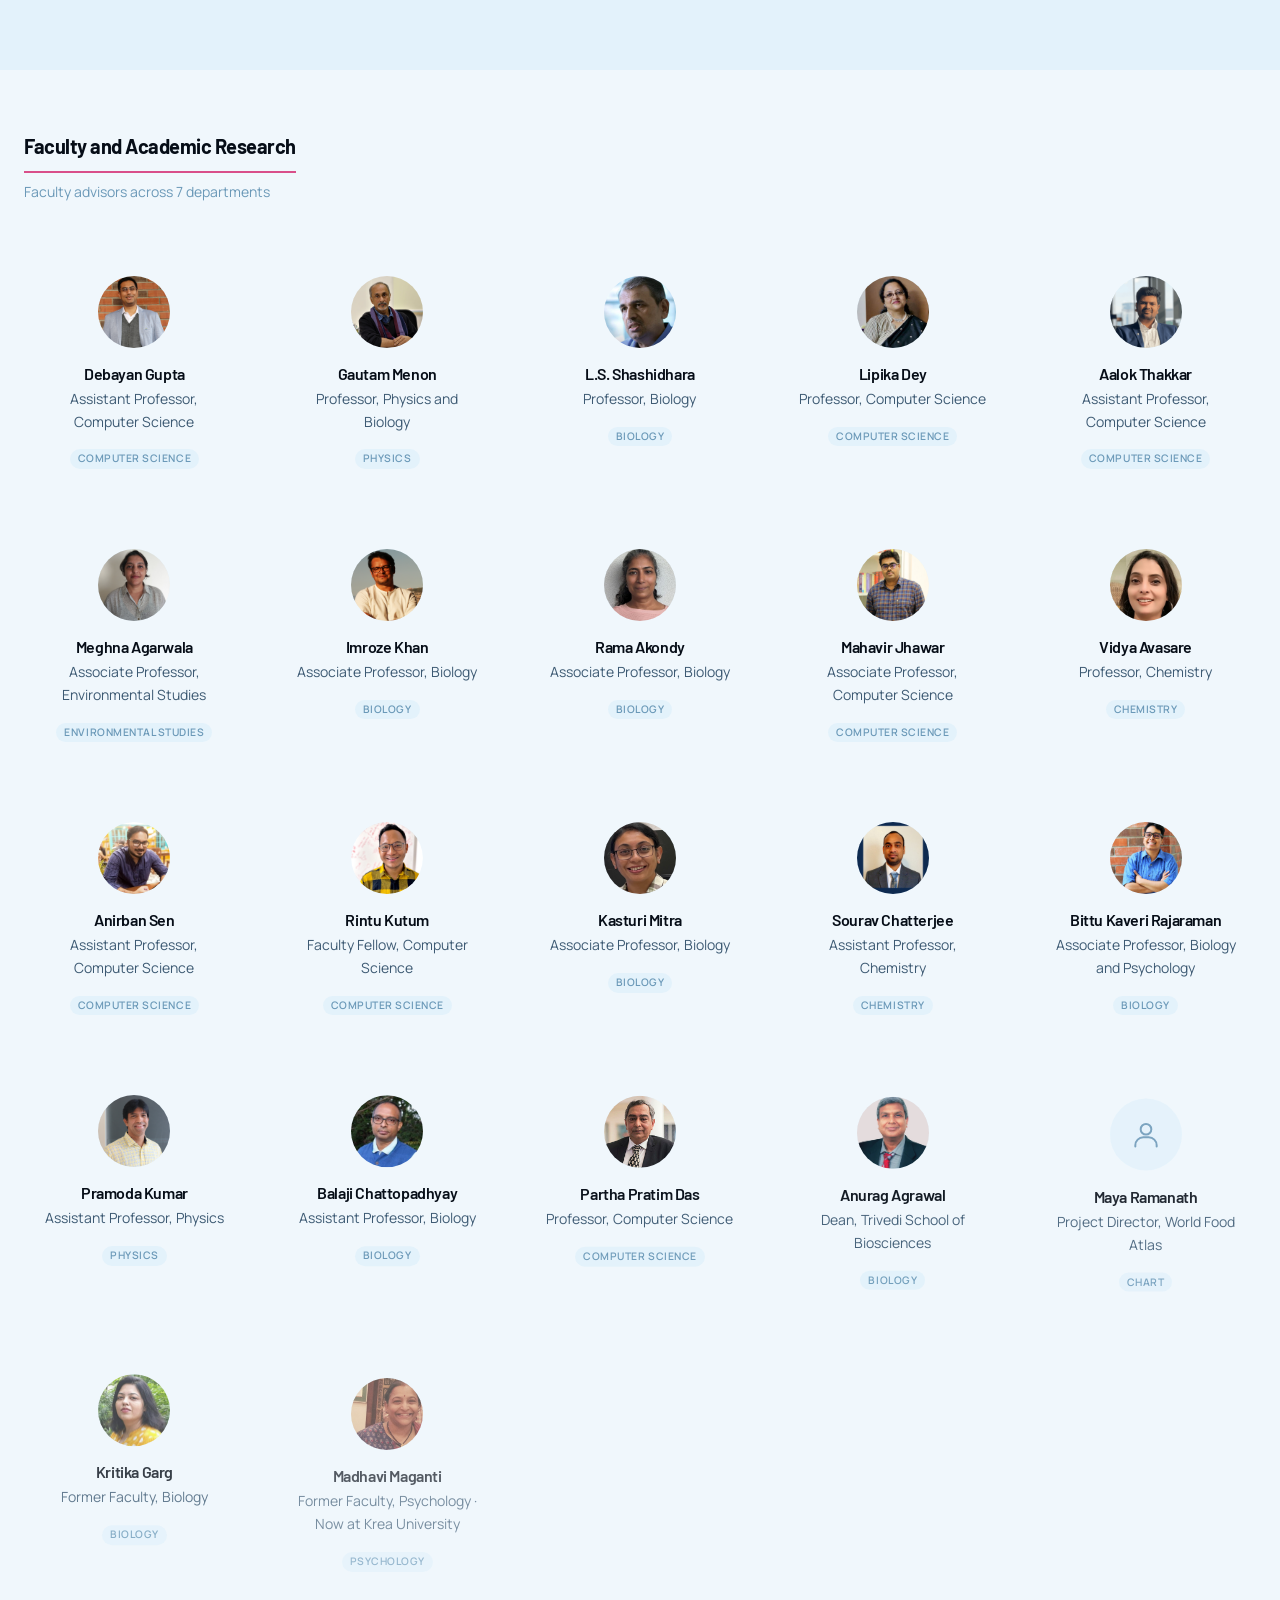
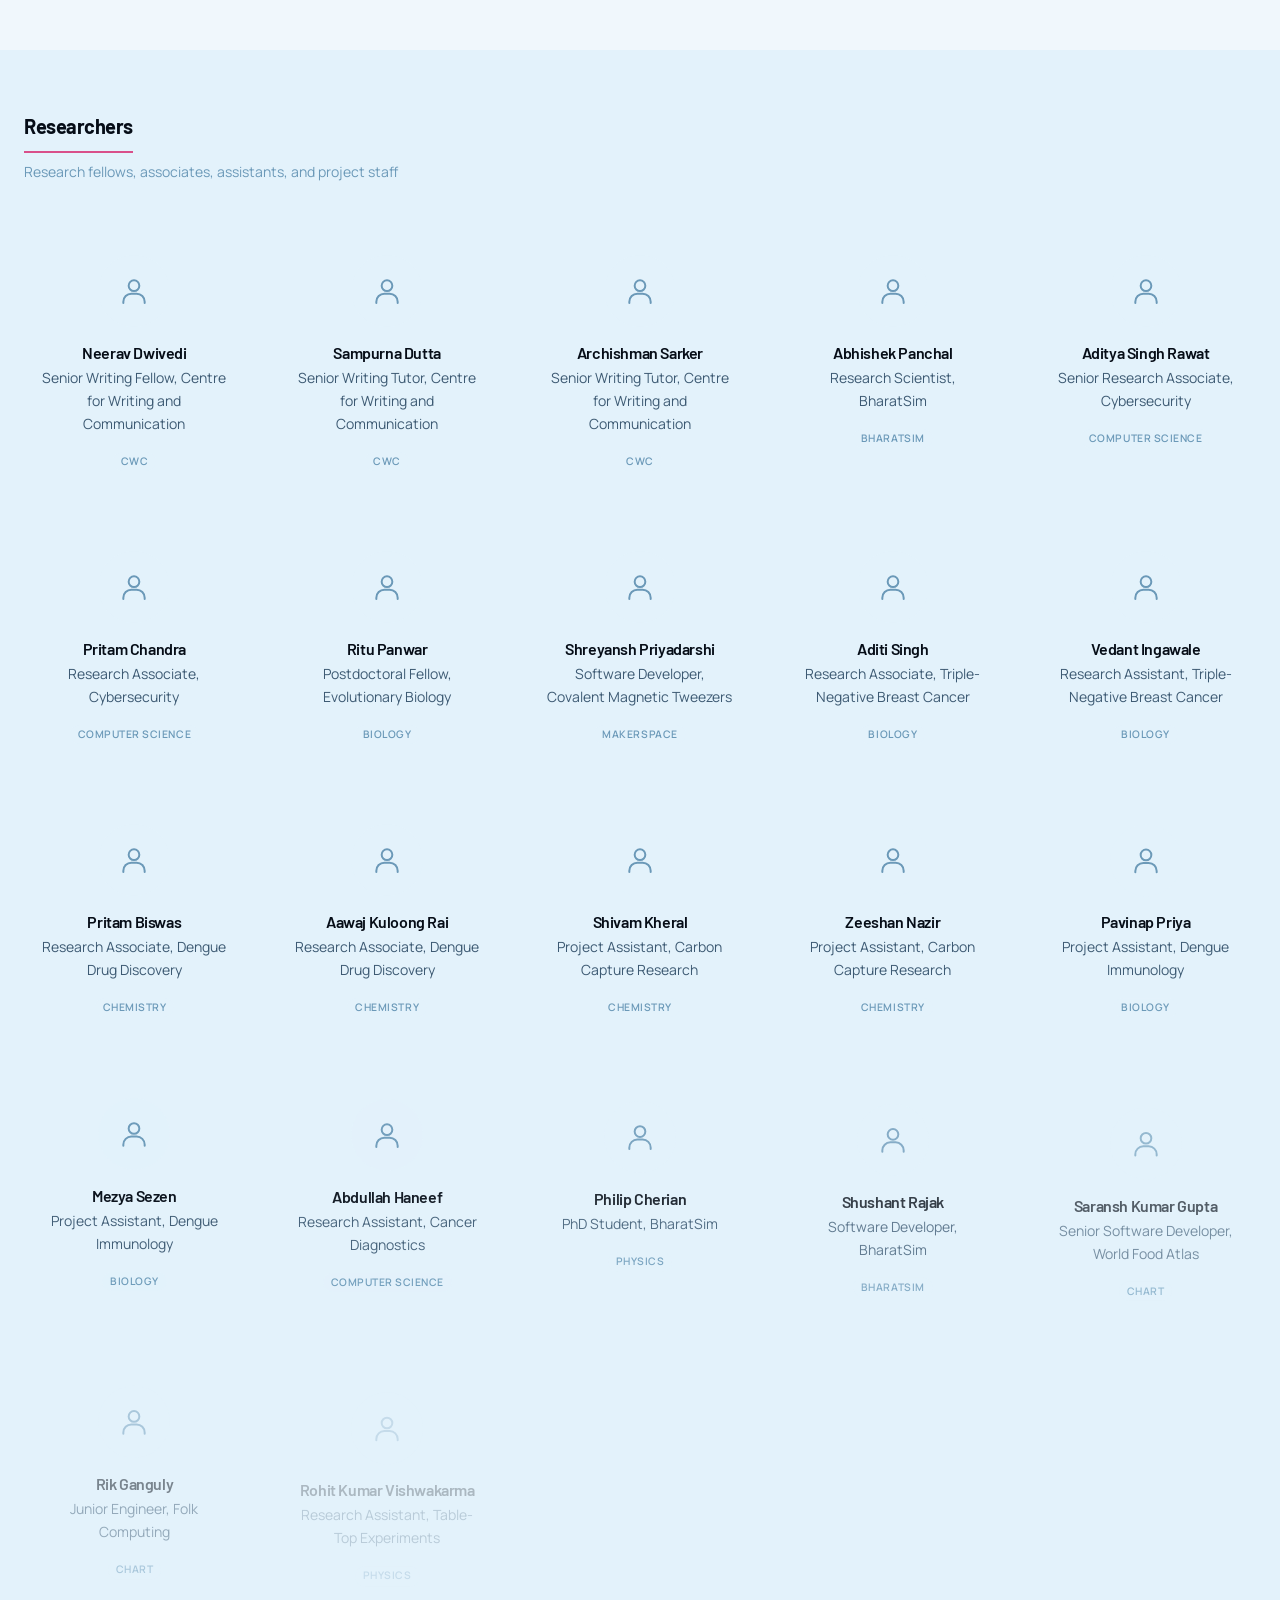
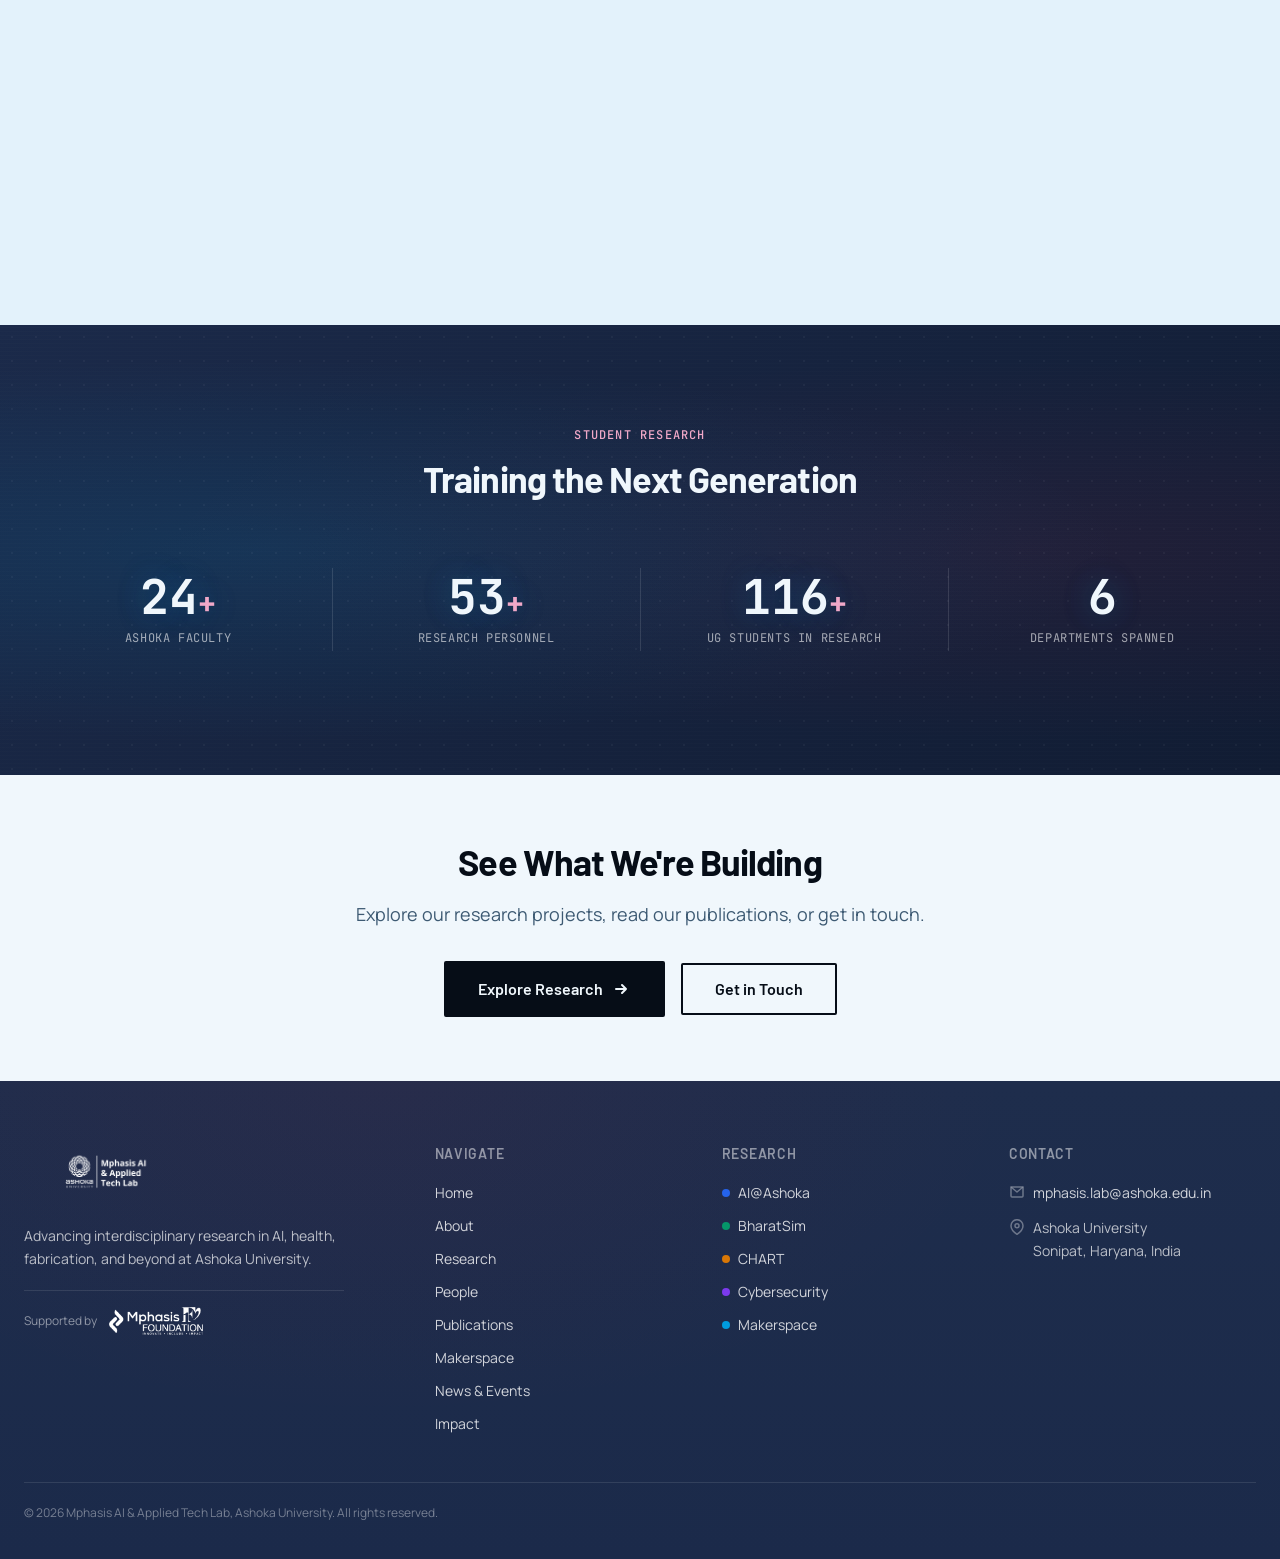
<file: pages/people.html>
<!DOCTYPE html>
<html lang="en">
<head>
  <meta charset="UTF-8">
  <meta name="viewport" content="width=device-width, initial-scale=1.0">
  <meta name="description" content="People at the Mphasis AI & Applied Tech Lab — 27+ faculty, researchers, and staff across 7 departments at Ashoka University.">
  <meta name="theme-color" content="#1B2A4A">

  <!-- Open Graph -->
  <meta property="og:title" content="People | Mphasis AI & Applied Tech Lab">
  <meta property="og:description" content="Meet the researchers, faculty, and staff driving innovation across five research pillars.">
  <meta property="og:type" content="website">

  <title>People | Mphasis AI & Applied Tech Lab</title>

  <link rel="icon" type="image/png" sizes="32x32" href="../src/assets/images/logos/favicon-32.png">
  <link rel="icon" type="image/png" sizes="16x16" href="../src/assets/images/logos/favicon-16.png">
  <link rel="apple-touch-icon" sizes="180x180" href="../src/assets/images/logos/apple-touch-icon.png">
  <link rel="preconnect" href="https://fonts.googleapis.com">
  <link rel="preconnect" href="https://fonts.gstatic.com" crossorigin>
  <link href="https://fonts.googleapis.com/css2?family=Barlow:wght@400;500;600;700&family=Manrope:wght@400;500;600;700&family=JetBrains+Mono:wght@400;500;600;700&display=swap" rel="stylesheet">

  <link rel="stylesheet" href="../src/css/variables.css">
  <link rel="stylesheet" href="../src/css/reset.css">
  <link rel="stylesheet" href="../src/css/base.css">
  <link rel="stylesheet" href="../src/css/layout.css">
  <link rel="stylesheet" href="../src/css/header.css">
  <link rel="stylesheet" href="../src/css/footer.css">
  <link rel="stylesheet" href="../src/css/components.css">
  <link rel="stylesheet" href="../src/css/animations.css">
  <link rel="stylesheet" href="../src/css/pages.css">
  <link rel="stylesheet" href="../src/css/utilities.css">
  <link rel="stylesheet" href="../src/css/search.css">

  <style>
    /* ── Stretched link: entire card clickable ── */
    .person-card {
      position: relative;
      isolation: isolate;
    }

    .person-card__name a {
      color: inherit;
      text-decoration: none;
      transition: color 0.2s ease;
    }

    /* Stretch the link over the entire card */
    .person-card__name a::after {
      content: '';
      position: absolute;
      inset: 0;
      z-index: 1;
      border-radius: inherit;
    }

    /* Cards with links get pointer + hover effects */
    .person-card:has(.person-card__name a) {
      cursor: pointer;
    }

    .person-card:has(.person-card__name a):hover {
      background: rgba(37, 99, 235, 0.04);
      box-shadow: 0 4px 20px rgba(0, 0, 0, 0.06);
      transform: translateY(-4px);
    }

    .person-card:has(.person-card__name a):hover .person-card__name {
      color: var(--color-primary, #2563eb);
    }

    .person-card:has(.person-card__name a):hover .person-card__avatar {
      transform: scale(1.08);
      box-shadow: 0 4px 16px rgba(0, 0, 0, 0.1);
    }

    .person-card__avatar {
      transition: transform 0.3s ease, box-shadow 0.3s ease;
    }

    /* External link indicator — shows on hover */
    .person-card__link-indicator {
      position: absolute;
      top: var(--space-3, 12px);
      right: var(--space-3, 12px);
      width: 24px;
      height: 24px;
      border-radius: 50%;
      background: var(--color-primary, #2563eb);
      color: white;
      display: flex;
      align-items: center;
      justify-content: center;
      opacity: 0;
      transform: scale(0.8) translate(4px, -4px);
      transition: opacity 0.25s ease, transform 0.25s ease;
      z-index: 2;
      pointer-events: none;
    }

    .person-card:has(.person-card__name a):hover .person-card__link-indicator {
      opacity: 1;
      transform: scale(1) translate(0, 0);
    }

    /* ── Department badge ── */
    .person-card__dept-badge {
      display: inline-block;
      font-size: 0.65rem;
      font-weight: 600;
      text-transform: uppercase;
      letter-spacing: 0.05em;
      padding: 2px 8px;
      border-radius: 999px;
      background: var(--gray-100, #f3f4f6);
      color: var(--color-text-muted, #6b7280);
      margin-top: var(--space-2, 8px);
      transition: background 0.2s ease, color 0.2s ease;
    }

    .person-card:has(.person-card__name a):hover .person-card__dept-badge {
      background: rgba(37, 99, 235, 0.08);
      color: var(--color-primary, #2563eb);
    }

    /* Smooth card transition */
    .person-card {
      transition: transform 0.3s ease, box-shadow 0.3s ease, background 0.3s ease;
      border-radius: var(--radius-lg, 12px);
      padding: var(--space-6, 24px) var(--space-4, 16px);
    }

    /* Focus-visible for keyboard accessibility */
    .person-card:has(.person-card__name a:focus-visible) {
      outline: 2px solid var(--color-primary, #2563eb);
      outline-offset: 2px;
      transform: translateY(-4px);
      box-shadow: 0 4px 20px rgba(0, 0, 0, 0.06);
    }

    .person-card__name a:focus-visible {
      outline: none;
    }
  </style>
</head>
<body>
  <a href="#main-content" class="skip-link">Skip to main content</a>
  <div class="progress-bar" id="progress-bar" aria-hidden="true"></div>

  <div class="page">

    <!-- Search Overlay -->
    <div class="search-overlay" id="search-overlay" role="dialog" aria-modal="true" aria-label="Search" hidden>
      <div class="search-overlay__backdrop"></div>
      <div class="search-overlay__panel">
        <div class="search-overlay__header">
          <div class="search-overlay__input-wrapper">
            <svg class="search-overlay__icon" width="20" height="20" viewBox="0 0 20 20" fill="none" stroke="currentColor" stroke-width="2" stroke-linecap="round" stroke-linejoin="round"><circle cx="8.5" cy="8.5" r="5.5"/><path d="M13 13l4 4"/></svg>
            <input type="search" class="search-overlay__input" id="search-input" placeholder="Search projects, people, publications..." autocomplete="off">
            <kbd class="search-overlay__kbd">ESC</kbd>
          </div>
        </div>
        <div class="search-overlay__results" id="search-results" aria-live="polite">
          <div class="search-overlay__empty">
            <p class="search-overlay__empty-text">Type to search across projects, people, and publications</p>
          </div>
        </div>
        <div class="search-overlay__footer">
          <span><kbd>&#8984;</kbd><kbd>K</kbd> to toggle</span>
          <span><kbd>&#8593;</kbd><kbd>&#8595;</kbd> to navigate</span>
          <span><kbd>Enter</kbd> to select</span>
        </div>
      </div>
    </div>

    <!-- HEADER -->
    <header class="header" role="banner">
      <div class="header__inner">
        <a href="../index.html" class="header__logo" aria-label="Mphasis AI & Applied Tech Lab — Home">
          <img src="../src/assets/images/logos/lab-logo.png" alt="Mphasis AI & Applied Tech Lab Logo">
        </a>
        <nav class="nav" role="navigation" aria-label="Primary navigation">
          <a href="../index.html" class="nav__link">Home</a>
          <a href="about.html" class="nav__link">About</a>
          <a href="research.html" class="nav__link">Research</a>
          <a href="people.html" class="nav__link nav__link--active">People</a>
          <a href="publications.html" class="nav__link">Publications</a>
          <a href="makerspace.html" class="nav__link">Makerspace</a>
          <a href="news.html" class="nav__link">News & Events</a>
          <a href="impact.html" class="nav__link">Impact</a>
          <a href="contact.html" class="nav__link">Contact</a>
        </nav>
        <div class="header__actions">
          <button class="header__search-trigger" aria-label="Search" aria-expanded="false" aria-controls="search-overlay">
            <svg width="20" height="20" viewBox="0 0 20 20" fill="none" stroke="currentColor" stroke-width="2" stroke-linecap="round" stroke-linejoin="round"><circle cx="8.5" cy="8.5" r="5.5"/><path d="M13 13l4 4"/></svg>
          </button>
          <button class="header__menu-toggle" aria-label="Toggle navigation menu" aria-expanded="false" aria-controls="mobile-nav">
            <span></span><span></span><span></span>
          </button>
        </div>
      </div>
    </header>

    <!-- Mobile Navigation -->
    <nav class="nav-mobile" id="mobile-nav" role="navigation" aria-label="Mobile navigation">
      <a href="../index.html" class="nav-mobile__link">Home</a>
      <a href="about.html" class="nav-mobile__link">About</a>
      <a href="research.html" class="nav-mobile__link">Research</a>
      <a href="people.html" class="nav-mobile__link nav-mobile__link--active">People</a>
      <a href="publications.html" class="nav-mobile__link">Publications</a>
      <a href="makerspace.html" class="nav-mobile__link">Makerspace</a>
      <a href="news.html" class="nav-mobile__link">News & Events</a>
      <a href="impact.html" class="nav-mobile__link">Impact</a>
      <a href="contact.html" class="nav-mobile__link">Contact</a>
    </nav>

    <!-- MAIN CONTENT -->
    <main class="page__content" id="main-content" role="main">

      <!-- Page Hero -->
      <section class="page-hero">
        <canvas class="page-hero__canvas" data-page="people" aria-hidden="true"></canvas>
        <div class="container">
          <span class="page-hero__eyebrow reveal">People</span>
          <h1 class="page-hero__title reveal">Our Team</h1>
          <p class="page-hero__description reveal">
            27+ faculty spanning 7 departments, researchers, and a dedicated operations team — the people driving interdisciplinary innovation.
          </p>
        </div>
      </section>

      <!-- Filter Bar -->
      <section class="section section--sm">
        <div class="container">
          <div class="filter-bar reveal" role="tablist" aria-label="Filter people by role">
            <button class="filter-bar__btn filter-bar__btn--active" data-filter="all">All</button>
            <button class="filter-bar__btn" data-filter="leadership">Leadership</button>
            <button class="filter-bar__btn" data-filter="staff">Staff</button>
            <button class="filter-bar__btn" data-filter="faculty">Faculty</button>
            <button class="filter-bar__btn" data-filter="researchers">Researchers</button>
          </div>
        </div>
      </section>

      <!-- Leadership -->
      <section class="section filter-target">
        <div class="container">

          <div class="people-section reveal" data-pillar="leadership">
            <h2 class="people-section__title">Leadership</h2>
            <p class="people-section__count">Advisory and institutional leadership</p>
          </div>

          <div class="people-grid reveal-stagger">

            <article class="card person-card reveal" data-pillar="leadership">
              <div class="person-card__avatar" role="img" aria-label="Shantanu Bhanja">
                <img src="../src/assets/images/people/shantanu-bhanja.png" alt="Shantanu Bhanja" loading="lazy">
              </div>
              <div class="person-card__info">
                <h3 class="person-card__name"><a href="https://www.ashoka.edu.in/profile/shantanu-bhanja/" target="_blank" rel="noopener noreferrer">Shantanu Bhanja</a></h3>
                <p class="person-card__role">Senior Advisor to the Chairman, Ashoka University</p>
              </div>
            </article>

            <article class="card person-card reveal" data-pillar="leadership">
              <div class="person-card__avatar" role="img" aria-label="Partha Pratim Chakrabarti">
                <img src="../src/assets/images/people/partha-pratim-chakrabarti.png" alt="Partha Pratim Chakrabarti" loading="lazy">
              </div>
              <div class="person-card__info">
                <h3 class="person-card__name"><a href="https://www.ashoka.edu.in/profile/partha-pratim-chakrabarti/" target="_blank" rel="noopener noreferrer">Partha Pratim Chakrabarti</a></h3>
                <p class="person-card__role">Former Director, IIT Kharagpur</p>
              </div>
            </article>

          </div>
        </div>
      </section>

      <!-- Staff -->
      <section class="section section--alt filter-target">
        <div class="container">

          <div class="people-section reveal" data-pillar="staff">
            <h2 class="people-section__title">Staff</h2>
            <p class="people-section__count">The team that keeps the Lab running</p>
          </div>

          <div class="people-grid reveal-stagger">

            <article class="card person-card reveal" data-pillar="staff">
              <div class="person-card__avatar" role="img" aria-label="Nikhil Raj">
                <svg viewBox="0 0 24 24" fill="none" stroke="currentColor" stroke-width="1.5" stroke-linecap="round" stroke-linejoin="round"><circle cx="12" cy="8" r="4"/><path d="M4 21v-1a6 6 0 0 1 6-6h4a6 6 0 0 1 6 6v1"/></svg>
              </div>
              <div class="person-card__info">
                <h3 class="person-card__name">Nikhil Raj</h3>
                <p class="person-card__role">Manager</p>
              </div>
            </article>

            <article class="card person-card reveal" data-pillar="staff">
              <div class="person-card__avatar" role="img" aria-label="Kamal Nayan">
                <svg viewBox="0 0 24 24" fill="none" stroke="currentColor" stroke-width="1.5" stroke-linecap="round" stroke-linejoin="round"><circle cx="12" cy="8" r="4"/><path d="M4 21v-1a6 6 0 0 1 6-6h4a6 6 0 0 1 6 6v1"/></svg>
              </div>
              <div class="person-card__info">
                <h3 class="person-card__name">Kamal Nayan</h3>
                <p class="person-card__role">Assistant Manager</p>
              </div>
            </article>

            <article class="card person-card reveal" data-pillar="staff">
              <div class="person-card__avatar" role="img" aria-label="Neeraj Kumar">
                <svg viewBox="0 0 24 24" fill="none" stroke="currentColor" stroke-width="1.5" stroke-linecap="round" stroke-linejoin="round"><circle cx="12" cy="8" r="4"/><path d="M4 21v-1a6 6 0 0 1 6-6h4a6 6 0 0 1 6 6v1"/></svg>
              </div>
              <div class="person-card__info">
                <h3 class="person-card__name">Neeraj Kumar</h3>
                <p class="person-card__role">Lab Assistant</p>
              </div>
            </article>

            <article class="card person-card reveal" data-pillar="staff">
              <div class="person-card__avatar" role="img" aria-label="Deepraj Pandey">
                <svg viewBox="0 0 24 24" fill="none" stroke="currentColor" stroke-width="1.5" stroke-linecap="round" stroke-linejoin="round"><circle cx="12" cy="8" r="4"/><path d="M4 21v-1a6 6 0 0 1 6-6h4a6 6 0 0 1 6 6v1"/></svg>
              </div>
              <div class="person-card__info">
                <h3 class="person-card__name">Deepraj Pandey</h3>
                <p class="person-card__role">Makerspace Co-Lead</p>
              </div>
            </article>

            <article class="card person-card reveal" data-pillar="staff">
              <div class="person-card__avatar" role="img" aria-label="Sai Khurana">
                <svg viewBox="0 0 24 24" fill="none" stroke="currentColor" stroke-width="1.5" stroke-linecap="round" stroke-linejoin="round"><circle cx="12" cy="8" r="4"/><path d="M4 21v-1a6 6 0 0 1 6-6h4a6 6 0 0 1 6 6v1"/></svg>
              </div>
              <div class="person-card__info">
                <h3 class="person-card__name">Sai Khurana</h3>
                <p class="person-card__role">Makerspace Co-Lead</p>
              </div>
            </article>

            <article class="card person-card reveal" data-pillar="staff">
              <div class="person-card__avatar" role="img" aria-label="Kanishk Singh">
                <svg viewBox="0 0 24 24" fill="none" stroke="currentColor" stroke-width="1.5" stroke-linecap="round" stroke-linejoin="round"><circle cx="12" cy="8" r="4"/><path d="M4 21v-1a6 6 0 0 1 6-6h4a6 6 0 0 1 6 6v1"/></svg>
              </div>
              <div class="person-card__info">
                <h3 class="person-card__name">Kanishk Singh</h3>
                <p class="person-card__role">Makerspace Co-Lead</p>
              </div>
            </article>

            <article class="card person-card reveal" data-pillar="staff">
              <div class="person-card__avatar" role="img" aria-label="Deepak Jangra">
                <svg viewBox="0 0 24 24" fill="none" stroke="currentColor" stroke-width="1.5" stroke-linecap="round" stroke-linejoin="round"><circle cx="12" cy="8" r="4"/><path d="M4 21v-1a6 6 0 0 1 6-6h4a6 6 0 0 1 6 6v1"/></svg>
              </div>
              <div class="person-card__info">
                <h3 class="person-card__name">Deepak Jangra</h3>
                <p class="person-card__role">Technical Staff, Makerspace</p>
              </div>
            </article>

            <article class="card person-card reveal" data-pillar="staff">
              <div class="person-card__avatar" role="img" aria-label="Naman Anshumaan">
                <svg viewBox="0 0 24 24" fill="none" stroke="currentColor" stroke-width="1.5" stroke-linecap="round" stroke-linejoin="round"><circle cx="12" cy="8" r="4"/><path d="M4 21v-1a6 6 0 0 1 6-6h4a6 6 0 0 1 6 6v1"/></svg>
              </div>
              <div class="person-card__info">
                <h3 class="person-card__name">Naman Anshumaan</h3>
                <p class="person-card__role">Media and Communications</p>
              </div>
            </article>

          </div>
        </div>
      </section>

      <!-- Faculty -->
      <section class="section filter-target">
        <div class="container">

          <div class="people-section reveal" data-pillar="faculty">
            <h2 class="people-section__title">Faculty and Academic Research</h2>
            <p class="people-section__count">Faculty advisors across 7 departments</p>
          </div>

          <div class="people-grid reveal-stagger">

            <article class="card person-card reveal" data-pillar="faculty">
              <div class="person-card__avatar" role="img" aria-label="Debayan Gupta">
                <img src="../src/assets/images/people/debayan-gupta.png" alt="Debayan Gupta" loading="lazy">
              </div>
              <div class="person-card__info">
                <h3 class="person-card__name"><a href="https://www.ashoka.edu.in/profile/debayan-gupta/" target="_blank" rel="noopener noreferrer">Debayan Gupta</a></h3>
                <p class="person-card__role">Assistant Professor, Computer Science</p>
              </div>
            </article>

            <article class="card person-card reveal" data-pillar="faculty">
              <div class="person-card__avatar" role="img" aria-label="Gautam Menon">
                <img src="../src/assets/images/people/gautam-menon.png" alt="Gautam Menon" loading="lazy">
              </div>
              <div class="person-card__info">
                <h3 class="person-card__name"><a href="https://www.ashoka.edu.in/profile/gautam-menon-2/" target="_blank" rel="noopener noreferrer">Gautam Menon</a></h3>
                <p class="person-card__role">Professor, Physics and Biology</p>
              </div>
            </article>

            <article class="card person-card reveal" data-pillar="faculty">
              <div class="person-card__avatar" role="img" aria-label="L.S. Shashidhara">
                <img src="../src/assets/images/people/ls-shashidhara.png" alt="L.S. Shashidhara" loading="lazy">
              </div>
              <div class="person-card__info">
                <h3 class="person-card__name"><a href="https://www.ashoka.edu.in/profile/l-s-shashidhara/" target="_blank" rel="noopener noreferrer">L.S. Shashidhara</a></h3>
                <p class="person-card__role">Professor, Biology</p>
              </div>
            </article>

            <article class="card person-card reveal" data-pillar="faculty">
              <div class="person-card__avatar" role="img" aria-label="Lipika Dey">
                <img src="../src/assets/images/people/lipika-dey.jpg" alt="Lipika Dey" loading="lazy">
              </div>
              <div class="person-card__info">
                <h3 class="person-card__name"><a href="https://www.ashoka.edu.in/profile/lipika-dey/" target="_blank" rel="noopener noreferrer">Lipika Dey</a></h3>
                <p class="person-card__role">Professor, Computer Science</p>
              </div>
            </article>

            <article class="card person-card reveal" data-pillar="faculty">
              <div class="person-card__avatar" role="img" aria-label="Aalok Thakkar">
                <img src="../src/assets/images/people/aalok-thakkar.png" alt="Aalok Thakkar" loading="lazy">
              </div>
              <div class="person-card__info">
                <h3 class="person-card__name"><a href="https://www.ashoka.edu.in/profile/aalok-thakkar/" target="_blank" rel="noopener noreferrer">Aalok Thakkar</a></h3>
                <p class="person-card__role">Assistant Professor, Computer Science</p>
              </div>
            </article>

            <article class="card person-card reveal" data-pillar="faculty">
              <div class="person-card__avatar" role="img" aria-label="Meghna Agarwala">
                <img src="../src/assets/images/people/meghna-agarwala.png" alt="Meghna Agarwala" loading="lazy">
              </div>
              <div class="person-card__info">
                <h3 class="person-card__name"><a href="https://www.ashoka.edu.in/profile/meghna-agarwala/" target="_blank" rel="noopener noreferrer">Meghna Agarwala</a></h3>
                <p class="person-card__role">Associate Professor, Environmental Studies</p>
              </div>
            </article>

            <article class="card person-card reveal" data-pillar="faculty">
              <div class="person-card__avatar" role="img" aria-label="Imroze Khan">
                <img src="../src/assets/images/people/imroze-khan.png" alt="Imroze Khan" loading="lazy">
              </div>
              <div class="person-card__info">
                <h3 class="person-card__name"><a href="https://www.ashoka.edu.in/profile/imroze-khan/" target="_blank" rel="noopener noreferrer">Imroze Khan</a></h3>
                <p class="person-card__role">Associate Professor, Biology</p>
              </div>
            </article>

            <article class="card person-card reveal" data-pillar="faculty">
              <div class="person-card__avatar" role="img" aria-label="Rama Akondy">
                <img src="../src/assets/images/people/rama-akondy.jpg" alt="Rama Akondy" loading="lazy">
              </div>
              <div class="person-card__info">
                <h3 class="person-card__name"><a href="https://www.ashoka.edu.in/profile/rama-akondy/" target="_blank" rel="noopener noreferrer">Rama Akondy</a></h3>
                <p class="person-card__role">Associate Professor, Biology</p>
              </div>
            </article>

            <article class="card person-card reveal" data-pillar="faculty">
              <div class="person-card__avatar" role="img" aria-label="Mahavir Jhawar">
                <img src="../src/assets/images/people/mahavir-jhawar.png" alt="Mahavir Jhawar" loading="lazy">
              </div>
              <div class="person-card__info">
                <h3 class="person-card__name"><a href="https://www.ashoka.edu.in/profile/mahavir-jhawar/" target="_blank" rel="noopener noreferrer">Mahavir Jhawar</a></h3>
                <p class="person-card__role">Associate Professor, Computer Science</p>
              </div>
            </article>

            <article class="card person-card reveal" data-pillar="faculty">
              <div class="person-card__avatar" role="img" aria-label="Vidya Avasare">
                <img src="../src/assets/images/people/vidya-avasare.jpg" alt="Vidya Avasare" loading="lazy">
              </div>
              <div class="person-card__info">
                <h3 class="person-card__name"><a href="https://www.ashoka.edu.in/profile/vidya-avasare/" target="_blank" rel="noopener noreferrer">Vidya Avasare</a></h3>
                <p class="person-card__role">Professor, Chemistry</p>
              </div>
            </article>

            <article class="card person-card reveal" data-pillar="faculty">
              <div class="person-card__avatar" role="img" aria-label="Anirban Sen">
                <img src="../src/assets/images/people/anirban-sen.jpg" alt="Anirban Sen" loading="lazy">
              </div>
              <div class="person-card__info">
                <h3 class="person-card__name"><a href="https://www.ashoka.edu.in/profile/anirban-sen/" target="_blank" rel="noopener noreferrer">Anirban Sen</a></h3>
                <p class="person-card__role">Assistant Professor, Computer Science</p>
              </div>
            </article>

            <article class="card person-card reveal" data-pillar="faculty">
              <div class="person-card__avatar" role="img" aria-label="Rintu Kutum">
                <img src="../src/assets/images/people/rintu-kutum.png" alt="Rintu Kutum" loading="lazy">
              </div>
              <div class="person-card__info">
                <h3 class="person-card__name"><a href="https://www.ashoka.edu.in/profile/rintu-kutum/" target="_blank" rel="noopener noreferrer">Rintu Kutum</a></h3>
                <p class="person-card__role">Faculty Fellow, Computer Science</p>
              </div>
            </article>

            <article class="card person-card reveal" data-pillar="faculty">
              <div class="person-card__avatar" role="img" aria-label="Kasturi Mitra">
                <img src="../src/assets/images/people/kasturi-mitra.png" alt="Kasturi Mitra" loading="lazy">
              </div>
              <div class="person-card__info">
                <h3 class="person-card__name"><a href="https://www.ashoka.edu.in/profile/kasturi-mitra/" target="_blank" rel="noopener noreferrer">Kasturi Mitra</a></h3>
                <p class="person-card__role">Associate Professor, Biology</p>
              </div>
            </article>

            <article class="card person-card reveal" data-pillar="faculty">
              <div class="person-card__avatar" role="img" aria-label="Sourav Chatterjee">
                <img src="../src/assets/images/people/sourav-chatterjee.png" alt="Sourav Chatterjee" loading="lazy">
              </div>
              <div class="person-card__info">
                <h3 class="person-card__name"><a href="https://www.ashoka.edu.in/profile/sourav-chatterjee/" target="_blank" rel="noopener noreferrer">Sourav Chatterjee</a></h3>
                <p class="person-card__role">Assistant Professor, Chemistry</p>
              </div>
            </article>

            <article class="card person-card reveal" data-pillar="faculty">
              <div class="person-card__avatar" role="img" aria-label="Bittu Kaveri Rajaraman">
                <img src="../src/assets/images/people/bittu.png" alt="Bittu Kaveri Rajaraman" loading="lazy">
              </div>
              <div class="person-card__info">
                <h3 class="person-card__name"><a href="https://www.ashoka.edu.in/profile/bittu-kaveri-rajaraman/" target="_blank" rel="noopener noreferrer">Bittu Kaveri Rajaraman</a></h3>
                <p class="person-card__role">Associate Professor, Biology and Psychology</p>
              </div>
            </article>

            <article class="card person-card reveal" data-pillar="faculty">
              <div class="person-card__avatar" role="img" aria-label="Pramoda Kumar">
                <img src="../src/assets/images/people/pramoda-kumar.png" alt="Pramoda Kumar" loading="lazy">
              </div>
              <div class="person-card__info">
                <h3 class="person-card__name"><a href="https://www.ashoka.edu.in/profile/pramoda-kumar/" target="_blank" rel="noopener noreferrer">Pramoda Kumar</a></h3>
                <p class="person-card__role">Assistant Professor, Physics</p>
              </div>
            </article>

            <article class="card person-card reveal" data-pillar="faculty">
              <div class="person-card__avatar" role="img" aria-label="Balaji Chattopadhyay">
                <img src="../src/assets/images/people/balaji-chattopadhyay.png" alt="Balaji Chattopadhyay" loading="lazy">
              </div>
              <div class="person-card__info">
                <h3 class="person-card__name"><a href="https://www.ashoka.edu.in/profile/balaji-chattopadhyay/" target="_blank" rel="noopener noreferrer">Balaji Chattopadhyay</a></h3>
                <p class="person-card__role">Assistant Professor, Biology</p>
              </div>
            </article>

            <article class="card person-card reveal" data-pillar="faculty">
              <div class="person-card__avatar" role="img" aria-label="Partha Pratim Das">
                <img src="../src/assets/images/people/partha-pratim-das.jpg" alt="Partha Pratim Das" loading="lazy">
              </div>
              <div class="person-card__info">
                <h3 class="person-card__name"><a href="https://www.ashoka.edu.in/profile/partha-pratim-das/" target="_blank" rel="noopener noreferrer">Partha Pratim Das</a></h3>
                <p class="person-card__role">Professor, Computer Science</p>
              </div>
            </article>

            <article class="card person-card reveal" data-pillar="faculty">
              <div class="person-card__avatar" role="img" aria-label="Anurag Agrawal">
                <img src="../src/assets/images/people/anurag-agrawal.jpg" alt="Anurag Agrawal" loading="lazy">
              </div>
              <div class="person-card__info">
                <h3 class="person-card__name"><a href="https://www.ashoka.edu.in/profile/anurag-agrawal/" target="_blank" rel="noopener noreferrer">Anurag Agrawal</a></h3>
                <p class="person-card__role">Dean, Trivedi School of Biosciences</p>
              </div>
            </article>

            <article class="card person-card reveal" data-pillar="faculty">
              <div class="person-card__avatar" role="img" aria-label="Maya Ramanath">
                <svg viewBox="0 0 24 24" fill="none" stroke="currentColor" stroke-width="1.5" stroke-linecap="round" stroke-linejoin="round"><circle cx="12" cy="8" r="4"/><path d="M4 21v-1a6 6 0 0 1 6-6h4a6 6 0 0 1 6 6v1"/></svg>
              </div>
              <div class="person-card__info">
                <h3 class="person-card__name">Maya Ramanath</h3>
                <p class="person-card__role">Project Director, World Food Atlas</p>
              </div>
            </article>

            <article class="card person-card reveal" data-pillar="faculty">
              <div class="person-card__avatar" role="img" aria-label="Kritika Garg">
                <img src="../src/assets/images/people/kritika-garg.jpg" alt="Kritika Garg" loading="lazy">
              </div>
              <div class="person-card__info">
                <h3 class="person-card__name">Kritika Garg</h3>
                <p class="person-card__role">Former Faculty, Biology</p>
              </div>
            </article>

            <article class="card person-card reveal" data-pillar="faculty">
              <div class="person-card__avatar" role="img" aria-label="Madhavi Maganti">
                <img src="../src/assets/images/people/madhavi-maganti.jpg" alt="Madhavi Maganti" loading="lazy">
              </div>
              <div class="person-card__info">
                <h3 class="person-card__name">Madhavi Maganti</h3>
                <p class="person-card__role">Former Faculty, Psychology &middot; Now at Krea University</p>
              </div>
            </article>

          </div>
        </div>
      </section>

      <!-- Researchers -->
      <section class="section section--alt filter-target">
        <div class="container">

          <div class="people-section reveal" data-pillar="researchers">
            <h2 class="people-section__title">Researchers</h2>
            <p class="people-section__count">Research fellows, associates, assistants, and project staff</p>
          </div>

          <div class="people-grid reveal-stagger">

            <article class="card person-card reveal" data-pillar="researchers">
              <div class="person-card__avatar" role="img" aria-label="Neerav Dwivedi">
                <svg viewBox="0 0 24 24" fill="none" stroke="currentColor" stroke-width="1.5" stroke-linecap="round" stroke-linejoin="round"><circle cx="12" cy="8" r="4"/><path d="M4 21v-1a6 6 0 0 1 6-6h4a6 6 0 0 1 6 6v1"/></svg>
              </div>
              <div class="person-card__info">
                <h3 class="person-card__name"><a href="https://www.ashoka.edu.in/profile/neerav-dwivedi/" target="_blank" rel="noopener noreferrer">Neerav Dwivedi</a></h3>
                <p class="person-card__role">Senior Writing Fellow, Centre for Writing and Communication</p>
              </div>
            </article>

            <article class="card person-card reveal" data-pillar="researchers">
              <div class="person-card__avatar" role="img" aria-label="Sampurna Dutta">
                <svg viewBox="0 0 24 24" fill="none" stroke="currentColor" stroke-width="1.5" stroke-linecap="round" stroke-linejoin="round"><circle cx="12" cy="8" r="4"/><path d="M4 21v-1a6 6 0 0 1 6-6h4a6 6 0 0 1 6 6v1"/></svg>
              </div>
              <div class="person-card__info">
                <h3 class="person-card__name">Sampurna Dutta</h3>
                <p class="person-card__role">Senior Writing Tutor, Centre for Writing and Communication</p>
              </div>
            </article>

            <article class="card person-card reveal" data-pillar="researchers">
              <div class="person-card__avatar" role="img" aria-label="Archishman Sarker">
                <svg viewBox="0 0 24 24" fill="none" stroke="currentColor" stroke-width="1.5" stroke-linecap="round" stroke-linejoin="round"><circle cx="12" cy="8" r="4"/><path d="M4 21v-1a6 6 0 0 1 6-6h4a6 6 0 0 1 6 6v1"/></svg>
              </div>
              <div class="person-card__info">
                <h3 class="person-card__name"><a href="https://www.ashoka.edu.in/profile/archishman-sarker/" target="_blank" rel="noopener noreferrer">Archishman Sarker</a></h3>
                <p class="person-card__role">Senior Writing Tutor, Centre for Writing and Communication</p>
              </div>
            </article>

            <article class="card person-card reveal" data-pillar="researchers">
              <div class="person-card__avatar" role="img" aria-label="Abhishek Panchal">
                <svg viewBox="0 0 24 24" fill="none" stroke="currentColor" stroke-width="1.5" stroke-linecap="round" stroke-linejoin="round"><circle cx="12" cy="8" r="4"/><path d="M4 21v-1a6 6 0 0 1 6-6h4a6 6 0 0 1 6 6v1"/></svg>
              </div>
              <div class="person-card__info">
                <h3 class="person-card__name">Abhishek Panchal</h3>
                <p class="person-card__role">Research Scientist, BharatSim</p>
              </div>
            </article>

            <article class="card person-card reveal" data-pillar="researchers">
              <div class="person-card__avatar" role="img" aria-label="Aditya Singh Rawat">
                <svg viewBox="0 0 24 24" fill="none" stroke="currentColor" stroke-width="1.5" stroke-linecap="round" stroke-linejoin="round"><circle cx="12" cy="8" r="4"/><path d="M4 21v-1a6 6 0 0 1 6-6h4a6 6 0 0 1 6 6v1"/></svg>
              </div>
              <div class="person-card__info">
                <h3 class="person-card__name">Aditya Singh Rawat</h3>
                <p class="person-card__role">Senior Research Associate, Cybersecurity</p>
              </div>
            </article>

            <article class="card person-card reveal" data-pillar="researchers">
              <div class="person-card__avatar" role="img" aria-label="Pritam Chandra">
                <svg viewBox="0 0 24 24" fill="none" stroke="currentColor" stroke-width="1.5" stroke-linecap="round" stroke-linejoin="round"><circle cx="12" cy="8" r="4"/><path d="M4 21v-1a6 6 0 0 1 6-6h4a6 6 0 0 1 6 6v1"/></svg>
              </div>
              <div class="person-card__info">
                <h3 class="person-card__name">Pritam Chandra</h3>
                <p class="person-card__role">Research Associate, Cybersecurity</p>
              </div>
            </article>

            <article class="card person-card reveal" data-pillar="researchers">
              <div class="person-card__avatar" role="img" aria-label="Ritu Panwar">
                <svg viewBox="0 0 24 24" fill="none" stroke="currentColor" stroke-width="1.5" stroke-linecap="round" stroke-linejoin="round"><circle cx="12" cy="8" r="4"/><path d="M4 21v-1a6 6 0 0 1 6-6h4a6 6 0 0 1 6 6v1"/></svg>
              </div>
              <div class="person-card__info">
                <h3 class="person-card__name">Ritu Panwar</h3>
                <p class="person-card__role">Postdoctoral Fellow, Evolutionary Biology</p>
              </div>
            </article>

            <article class="card person-card reveal" data-pillar="researchers">
              <div class="person-card__avatar" role="img" aria-label="Shreyansh Priyadarshi">
                <svg viewBox="0 0 24 24" fill="none" stroke="currentColor" stroke-width="1.5" stroke-linecap="round" stroke-linejoin="round"><circle cx="12" cy="8" r="4"/><path d="M4 21v-1a6 6 0 0 1 6-6h4a6 6 0 0 1 6 6v1"/></svg>
              </div>
              <div class="person-card__info">
                <h3 class="person-card__name">Shreyansh Priyadarshi</h3>
                <p class="person-card__role">Software Developer, Covalent Magnetic Tweezers</p>
              </div>
            </article>

            <article class="card person-card reveal" data-pillar="researchers">
              <div class="person-card__avatar" role="img" aria-label="Aditi Singh">
                <svg viewBox="0 0 24 24" fill="none" stroke="currentColor" stroke-width="1.5" stroke-linecap="round" stroke-linejoin="round"><circle cx="12" cy="8" r="4"/><path d="M4 21v-1a6 6 0 0 1 6-6h4a6 6 0 0 1 6 6v1"/></svg>
              </div>
              <div class="person-card__info">
                <h3 class="person-card__name">Aditi Singh</h3>
                <p class="person-card__role">Research Associate, Triple-Negative Breast Cancer</p>
              </div>
            </article>

            <article class="card person-card reveal" data-pillar="researchers">
              <div class="person-card__avatar" role="img" aria-label="Vedant Ingawale">
                <svg viewBox="0 0 24 24" fill="none" stroke="currentColor" stroke-width="1.5" stroke-linecap="round" stroke-linejoin="round"><circle cx="12" cy="8" r="4"/><path d="M4 21v-1a6 6 0 0 1 6-6h4a6 6 0 0 1 6 6v1"/></svg>
              </div>
              <div class="person-card__info">
                <h3 class="person-card__name">Vedant Ingawale</h3>
                <p class="person-card__role">Research Assistant, Triple-Negative Breast Cancer</p>
              </div>
            </article>

            <article class="card person-card reveal" data-pillar="researchers">
              <div class="person-card__avatar" role="img" aria-label="Pritam Biswas">
                <svg viewBox="0 0 24 24" fill="none" stroke="currentColor" stroke-width="1.5" stroke-linecap="round" stroke-linejoin="round"><circle cx="12" cy="8" r="4"/><path d="M4 21v-1a6 6 0 0 1 6-6h4a6 6 0 0 1 6 6v1"/></svg>
              </div>
              <div class="person-card__info">
                <h3 class="person-card__name">Pritam Biswas</h3>
                <p class="person-card__role">Research Associate, Dengue Drug Discovery</p>
              </div>
            </article>

            <article class="card person-card reveal" data-pillar="researchers">
              <div class="person-card__avatar" role="img" aria-label="Aawaj Kuloong Rai">
                <svg viewBox="0 0 24 24" fill="none" stroke="currentColor" stroke-width="1.5" stroke-linecap="round" stroke-linejoin="round"><circle cx="12" cy="8" r="4"/><path d="M4 21v-1a6 6 0 0 1 6-6h4a6 6 0 0 1 6 6v1"/></svg>
              </div>
              <div class="person-card__info">
                <h3 class="person-card__name">Aawaj Kuloong Rai</h3>
                <p class="person-card__role">Research Associate, Dengue Drug Discovery</p>
              </div>
            </article>

            <article class="card person-card reveal" data-pillar="researchers">
              <div class="person-card__avatar" role="img" aria-label="Shivam Kheral">
                <svg viewBox="0 0 24 24" fill="none" stroke="currentColor" stroke-width="1.5" stroke-linecap="round" stroke-linejoin="round"><circle cx="12" cy="8" r="4"/><path d="M4 21v-1a6 6 0 0 1 6-6h4a6 6 0 0 1 6 6v1"/></svg>
              </div>
              <div class="person-card__info">
                <h3 class="person-card__name">Shivam Kheral</h3>
                <p class="person-card__role">Project Assistant, Carbon Capture Research</p>
              </div>
            </article>

            <article class="card person-card reveal" data-pillar="researchers">
              <div class="person-card__avatar" role="img" aria-label="Zeeshan Nazir">
                <svg viewBox="0 0 24 24" fill="none" stroke="currentColor" stroke-width="1.5" stroke-linecap="round" stroke-linejoin="round"><circle cx="12" cy="8" r="4"/><path d="M4 21v-1a6 6 0 0 1 6-6h4a6 6 0 0 1 6 6v1"/></svg>
              </div>
              <div class="person-card__info">
                <h3 class="person-card__name">Zeeshan Nazir</h3>
                <p class="person-card__role">Project Assistant, Carbon Capture Research</p>
              </div>
            </article>

            <article class="card person-card reveal" data-pillar="researchers">
              <div class="person-card__avatar" role="img" aria-label="Pavinap Priya">
                <svg viewBox="0 0 24 24" fill="none" stroke="currentColor" stroke-width="1.5" stroke-linecap="round" stroke-linejoin="round"><circle cx="12" cy="8" r="4"/><path d="M4 21v-1a6 6 0 0 1 6-6h4a6 6 0 0 1 6 6v1"/></svg>
              </div>
              <div class="person-card__info">
                <h3 class="person-card__name">Pavinap Priya</h3>
                <p class="person-card__role">Project Assistant, Dengue Immunology</p>
              </div>
            </article>

            <article class="card person-card reveal" data-pillar="researchers">
              <div class="person-card__avatar" role="img" aria-label="Mezya Sezen">
                <svg viewBox="0 0 24 24" fill="none" stroke="currentColor" stroke-width="1.5" stroke-linecap="round" stroke-linejoin="round"><circle cx="12" cy="8" r="4"/><path d="M4 21v-1a6 6 0 0 1 6-6h4a6 6 0 0 1 6 6v1"/></svg>
              </div>
              <div class="person-card__info">
                <h3 class="person-card__name">Mezya Sezen</h3>
                <p class="person-card__role">Project Assistant, Dengue Immunology</p>
              </div>
            </article>

            <article class="card person-card reveal" data-pillar="researchers">
              <div class="person-card__avatar" role="img" aria-label="Abdullah Haneef">
                <svg viewBox="0 0 24 24" fill="none" stroke="currentColor" stroke-width="1.5" stroke-linecap="round" stroke-linejoin="round"><circle cx="12" cy="8" r="4"/><path d="M4 21v-1a6 6 0 0 1 6-6h4a6 6 0 0 1 6 6v1"/></svg>
              </div>
              <div class="person-card__info">
                <h3 class="person-card__name">Abdullah Haneef</h3>
                <p class="person-card__role">Research Assistant, Cancer Diagnostics</p>
              </div>
            </article>

            <article class="card person-card reveal" data-pillar="researchers">
              <div class="person-card__avatar" role="img" aria-label="Philip Cherian">
                <svg viewBox="0 0 24 24" fill="none" stroke="currentColor" stroke-width="1.5" stroke-linecap="round" stroke-linejoin="round"><circle cx="12" cy="8" r="4"/><path d="M4 21v-1a6 6 0 0 1 6-6h4a6 6 0 0 1 6 6v1"/></svg>
              </div>
              <div class="person-card__info">
                <h3 class="person-card__name">Philip Cherian</h3>
                <p class="person-card__role">PhD Student, BharatSim</p>
              </div>
            </article>

            <article class="card person-card reveal" data-pillar="researchers">
              <div class="person-card__avatar" role="img" aria-label="Shushant Rajak">
                <svg viewBox="0 0 24 24" fill="none" stroke="currentColor" stroke-width="1.5" stroke-linecap="round" stroke-linejoin="round"><circle cx="12" cy="8" r="4"/><path d="M4 21v-1a6 6 0 0 1 6-6h4a6 6 0 0 1 6 6v1"/></svg>
              </div>
              <div class="person-card__info">
                <h3 class="person-card__name">Shushant Rajak</h3>
                <p class="person-card__role">Software Developer, BharatSim</p>
              </div>
            </article>

            <article class="card person-card reveal" data-pillar="researchers">
              <div class="person-card__avatar" role="img" aria-label="Saransh Kumar Gupta">
                <svg viewBox="0 0 24 24" fill="none" stroke="currentColor" stroke-width="1.5" stroke-linecap="round" stroke-linejoin="round"><circle cx="12" cy="8" r="4"/><path d="M4 21v-1a6 6 0 0 1 6-6h4a6 6 0 0 1 6 6v1"/></svg>
              </div>
              <div class="person-card__info">
                <h3 class="person-card__name">Saransh Kumar Gupta</h3>
                <p class="person-card__role">Senior Software Developer, World Food Atlas</p>
              </div>
            </article>

            <article class="card person-card reveal" data-pillar="researchers">
              <div class="person-card__avatar" role="img" aria-label="Rik Ganguly">
                <svg viewBox="0 0 24 24" fill="none" stroke="currentColor" stroke-width="1.5" stroke-linecap="round" stroke-linejoin="round"><circle cx="12" cy="8" r="4"/><path d="M4 21v-1a6 6 0 0 1 6-6h4a6 6 0 0 1 6 6v1"/></svg>
              </div>
              <div class="person-card__info">
                <h3 class="person-card__name">Rik Ganguly</h3>
                <p class="person-card__role">Junior Engineer, Folk Computing</p>
              </div>
            </article>

            <article class="card person-card reveal" data-pillar="researchers">
              <div class="person-card__avatar" role="img" aria-label="Rohit Kumar Vishwakarma">
                <svg viewBox="0 0 24 24" fill="none" stroke="currentColor" stroke-width="1.5" stroke-linecap="round" stroke-linejoin="round"><circle cx="12" cy="8" r="4"/><path d="M4 21v-1a6 6 0 0 1 6-6h4a6 6 0 0 1 6 6v1"/></svg>
              </div>
              <div class="person-card__info">
                <h3 class="person-card__name">Rohit Kumar Vishwakarma</h3>
                <p class="person-card__role">Research Assistant, Table-Top Experiments</p>
              </div>
            </article>

            <article class="card person-card reveal" data-pillar="researchers">
              <div class="person-card__avatar" role="img" aria-label="Ojas Tripathi">
                <svg viewBox="0 0 24 24" fill="none" stroke="currentColor" stroke-width="1.5" stroke-linecap="round" stroke-linejoin="round"><circle cx="12" cy="8" r="4"/><path d="M4 21v-1a6 6 0 0 1 6-6h4a6 6 0 0 1 6 6v1"/></svg>
              </div>
              <div class="person-card__info">
                <h3 class="person-card__name">Ojas Tripathi</h3>
                <p class="person-card__role">Community-Making Lead, Makerspace</p>
              </div>
            </article>

            <article class="card person-card reveal" data-pillar="researchers">
              <div class="person-card__avatar" role="img" aria-label="Ayush Tiwari">
                <svg viewBox="0 0 24 24" fill="none" stroke="currentColor" stroke-width="1.5" stroke-linecap="round" stroke-linejoin="round"><circle cx="12" cy="8" r="4"/><path d="M4 21v-1a6 6 0 0 1 6-6h4a6 6 0 0 1 6 6v1"/></svg>
              </div>
              <div class="person-card__info">
                <h3 class="person-card__name">Ayush Tiwari</h3>
                <p class="person-card__role">Maker-in-Residence</p>
              </div>
            </article>

            <article class="card person-card reveal" data-pillar="researchers">
              <div class="person-card__avatar" role="img" aria-label="Ajad Ismail">
                <svg viewBox="0 0 24 24" fill="none" stroke="currentColor" stroke-width="1.5" stroke-linecap="round" stroke-linejoin="round"><circle cx="12" cy="8" r="4"/><path d="M4 21v-1a6 6 0 0 1 6-6h4a6 6 0 0 1 6 6v1"/></svg>
              </div>
              <div class="person-card__info">
                <h3 class="person-card__name">Ajad Ismail</h3>
                <p class="person-card__role">Maker-in-Residence</p>
              </div>
            </article>

            <article class="card person-card reveal" data-pillar="researchers">
              <div class="person-card__avatar" role="img" aria-label="Krishanu Kanta">
                <svg viewBox="0 0 24 24" fill="none" stroke="currentColor" stroke-width="1.5" stroke-linecap="round" stroke-linejoin="round"><circle cx="12" cy="8" r="4"/><path d="M4 21v-1a6 6 0 0 1 6-6h4a6 6 0 0 1 6 6v1"/></svg>
              </div>
              <div class="person-card__info">
                <h3 class="person-card__name">Krishanu Kanta</h3>
                <p class="person-card__role">Project Assistant, Evolutionary Biology</p>
              </div>
            </article>

          </div>
        </div>
      </section>

      <!-- Student Impact -->
      <section class="section section--dark section--lg">
        <div class="container">
          <div class="section__header text-center reveal">
            <span class="section__eyebrow">Student Research</span>
            <h2 class="section__title">Training the Next Generation</h2>
          </div>
          <div class="stats-grid reveal-stagger">
            <div class="stat-card reveal">
              <div class="stat-card__number" data-count="27">0<span class="stat-card__suffix">+</span></div>
              <div class="stat-card__label">Ashoka Faculty</div>
            </div>
            <div class="stat-card reveal">
              <div class="stat-card__number" data-count="60">0<span class="stat-card__suffix">+</span></div>
              <div class="stat-card__label">Research Personnel</div>
            </div>
            <div class="stat-card reveal">
              <div class="stat-card__number" data-count="150">0<span class="stat-card__suffix">+</span></div>
              <div class="stat-card__label">UG Students in Research</div>
            </div>
            <div class="stat-card reveal">
              <div class="stat-card__number" data-count="7">0</div>
              <div class="stat-card__label">Departments Spanned</div>
            </div>
          </div>
        </div>
      </section>

      <!-- CTA -->
      <section class="section">
        <div class="container text-center">
          <h2 class="section__title reveal">See What We're Building</h2>
          <p class="section__description reveal" style="margin: 0 auto var(--space-8);">
            Explore our research projects, read our publications, or get in touch.
          </p>
          <div class="hero__actions reveal" style="justify-content: center;">
            <a href="research.html" class="btn btn--primary btn--lg">
              Explore Research
              <svg class="btn__arrow" width="20" height="20" viewBox="0 0 20 20" fill="none" stroke="currentColor" stroke-width="2" stroke-linecap="round" stroke-linejoin="round"><path d="M5 10h10M11 6l4 4-4 4"/></svg>
            </a>
            <a href="contact.html" class="btn btn--secondary btn--lg">Get in Touch</a>
          </div>
        </div>
      </section>

    </main>

    <!-- FOOTER -->
    <footer class="footer" role="contentinfo">
      <div class="container">
        <div class="footer__grid">
          <div class="footer__brand">
            <img src="../src/assets/images/logos/lab-logo.png" alt="Lab Logo" class="footer__brand-logo">
            <p class="footer__brand-text">
              Advancing interdisciplinary research in AI, health, fabrication, and beyond at Ashoka University.
            </p>
            <div class="footer__brand-partner">
              <span>Supported by</span>
              <img src="../src/assets/images/logos/mphasis-foundation.png" alt="Mphasis F1 Foundation">
            </div>
          </div>
          <div>
            <h4 class="footer__heading">Navigate</h4>
            <div class="footer__links">
              <a href="../index.html" class="footer__link">Home</a>
              <a href="about.html" class="footer__link">About</a>
              <a href="research.html" class="footer__link">Research</a>
              <a href="people.html" class="footer__link">People</a>
              <a href="publications.html" class="footer__link">Publications</a>
              <a href="makerspace.html" class="footer__link">Makerspace</a>
              <a href="news.html" class="footer__link">News & Events</a>
              <a href="impact.html" class="footer__link">Impact</a>
            </div>
          </div>
          <div>
            <h4 class="footer__heading">Research</h4>
            <div class="footer__links">
              <a href="pillar.html?pillar=ai" class="footer__pillar-link">
                <span class="footer__pillar-dot" style="background-color: var(--pillar-ai);"></span>
                AI@Ashoka
              </a>
              <a href="pillar.html?pillar=bharatsim" class="footer__pillar-link">
                <span class="footer__pillar-dot" style="background-color: var(--pillar-bharatsim);"></span>
                BharatSim
              </a>
              <a href="pillar.html?pillar=chart" class="footer__pillar-link">
                <span class="footer__pillar-dot" style="background-color: var(--pillar-chart);"></span>
                CHART
              </a>
              <a href="pillar.html?pillar=cyber" class="footer__pillar-link">
                <span class="footer__pillar-dot" style="background-color: var(--pillar-cyber);"></span>
                Cybersecurity
              </a>
              <a href="pillar.html?pillar=makerspace" class="footer__pillar-link">
                <span class="footer__pillar-dot" style="background-color: var(--pillar-makerspace);"></span>
                Makerspace
              </a>
            </div>
          </div>
          <div>
            <h4 class="footer__heading">Contact</h4>
            <div>
              <div class="footer__contact-item">
                <svg width="16" height="16" viewBox="0 0 16 16" fill="none" stroke="currentColor" stroke-width="1.5" stroke-linecap="round" stroke-linejoin="round"><rect x="2" y="3" width="12" height="10" rx="1"/><path d="M2 3l6 5 6-5"/></svg>
                <a href="mailto:mphasis.lab@ashoka.edu.in" style="color: rgba(255,255,255,0.8);">mphasis.lab@ashoka.edu.in</a>
              </div>
              <div class="footer__contact-item">
                <svg width="16" height="16" viewBox="0 0 16 16" fill="none" stroke="currentColor" stroke-width="1.5" stroke-linecap="round" stroke-linejoin="round"><path d="M14 6.7C14 11.3 8 15.3 8 15.3S2 11.3 2 6.7a6 6 0 1 1 12 0z"/><circle cx="8" cy="6.7" r="2"/></svg>
                <span>Ashoka University<br>Sonipat, Haryana, India</span>
              </div>
            </div>
          </div>
        </div>
        <div class="footer__bottom">
          <p class="footer__copyright">&copy; 2026 Mphasis AI & Applied Tech Lab, Ashoka University. All rights reserved.</p>
          <div class="footer__bottom-links">
          </div>
        </div>
      </div>
    </footer>

  </div>

  <script src="../src/data/projects.js"></script>
  <script src="../src/data/people.js"></script>
  <script src="../src/data/publications.js"></script>
  <script src="../src/data/pillars.js"></script>
  <script src="../src/vendor/gsap.min.js"></script>
  <script src="../src/vendor/ScrollTrigger.min.js"></script>
  <script src="../src/js/gsap-animations.js"></script>
  <script src="../src/js/main.js"></script>
  <script src="../src/js/search.js"></script>

  <script>
  /* ── People page enhancements ── */
  (function() {
    const ARROW_SVG = '<svg width="12" height="12" viewBox="0 0 12 12" fill="none" stroke="currentColor" stroke-width="2" stroke-linecap="round" stroke-linejoin="round"><path d="M3 9l6-6M5 3h4v4"/></svg>';

    // Map people data by name for quick lookup
    const peopleByName = {};
    if (window.PEOPLE_DATA) {
      Object.values(window.PEOPLE_DATA).forEach(p => {
        peopleByName[p.name] = p;
      });
    }

    document.querySelectorAll('.person-card').forEach(card => {
      const link = card.querySelector('.person-card__name a');

      // Add external-link indicator to linked cards
      if (link) {
        const indicator = document.createElement('span');
        indicator.className = 'person-card__link-indicator';
        indicator.setAttribute('aria-hidden', 'true');
        indicator.innerHTML = ARROW_SVG;
        card.appendChild(indicator);
      }

      // Add department badge from data
      const nameEl = card.querySelector('.person-card__name');
      const name = nameEl ? (nameEl.textContent || '').trim() : '';
      const person = peopleByName[name];
      if (person && person.department) {
        const badge = document.createElement('span');
        badge.className = 'person-card__dept-badge';
        badge.textContent = person.department;
        card.querySelector('.person-card__info').appendChild(badge);
      }
    });
  })();
  </script>
  <script src="../src/js/page-canvases.js"></script>
</body>
</html>
</file>
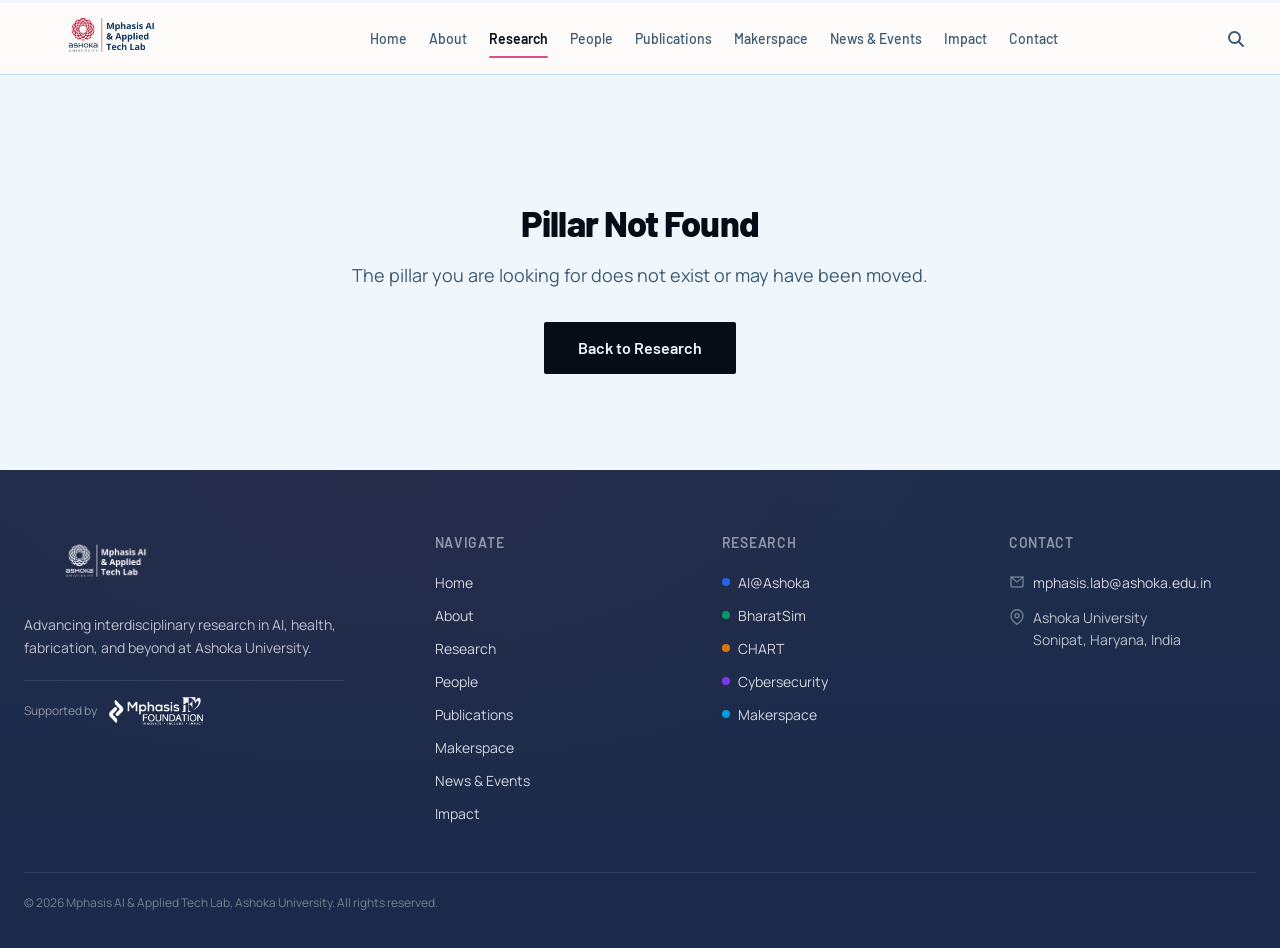
<file: pages/pillar.html>
<!DOCTYPE html>
<html lang="en">
<head>
  <meta charset="UTF-8">
  <meta name="viewport" content="width=device-width, initial-scale=1.0">
  <meta name="description" content="Research pillar at the Mphasis AI & Applied Tech Lab, Ashoka University.">
  <meta name="theme-color" content="#1B2A4A">

  <!-- Open Graph -->
  <meta property="og:title" content="Research Pillar | Mphasis AI & Applied Tech Lab">
  <meta property="og:description" content="Research pillar at the Mphasis AI & Applied Tech Lab.">
  <meta property="og:type" content="website">

  <title>Research Pillar | Mphasis AI & Applied Tech Lab</title>

  <link rel="icon" type="image/png" sizes="32x32" href="../src/assets/images/logos/favicon-32.png">
  <link rel="icon" type="image/png" sizes="16x16" href="../src/assets/images/logos/favicon-16.png">
  <link rel="apple-touch-icon" sizes="180x180" href="../src/assets/images/logos/apple-touch-icon.png">
  <link rel="preconnect" href="https://fonts.googleapis.com">
  <link rel="preconnect" href="https://fonts.gstatic.com" crossorigin>
  <link href="https://fonts.googleapis.com/css2?family=Barlow:wght@400;500;600;700&family=Manrope:wght@400;500;600;700&family=JetBrains+Mono:wght@400;500;600;700&display=swap" rel="stylesheet">

  <link rel="stylesheet" href="../src/css/variables.css">
  <link rel="stylesheet" href="../src/css/reset.css">
  <link rel="stylesheet" href="../src/css/base.css">
  <link rel="stylesheet" href="../src/css/layout.css">
  <link rel="stylesheet" href="../src/css/header.css">
  <link rel="stylesheet" href="../src/css/footer.css">
  <link rel="stylesheet" href="../src/css/components.css">
  <link rel="stylesheet" href="../src/css/animations.css">
  <link rel="stylesheet" href="../src/css/pages.css">
  <link rel="stylesheet" href="../src/css/detail-pages.css">
  <link rel="stylesheet" href="../src/css/utilities.css">
  <link rel="stylesheet" href="../src/css/search.css">
</head>
<body data-page="pillar">
  <a href="#main-content" class="skip-link">Skip to main content</a>
  <div class="progress-bar" id="progress-bar" aria-hidden="true"></div>

  <div class="page">

    <!-- Search Overlay -->
    <div class="search-overlay" id="search-overlay" role="dialog" aria-modal="true" aria-label="Search" hidden>
      <div class="search-overlay__backdrop"></div>
      <div class="search-overlay__panel">
        <div class="search-overlay__header">
          <div class="search-overlay__input-wrapper">
            <svg class="search-overlay__icon" width="20" height="20" viewBox="0 0 20 20" fill="none" stroke="currentColor" stroke-width="2" stroke-linecap="round" stroke-linejoin="round"><circle cx="8.5" cy="8.5" r="5.5"/><path d="M13 13l4 4"/></svg>
            <input type="search" class="search-overlay__input" id="search-input" placeholder="Search projects, people, publications..." autocomplete="off">
            <kbd class="search-overlay__kbd">ESC</kbd>
          </div>
        </div>
        <div class="search-overlay__results" id="search-results" aria-live="polite">
          <div class="search-overlay__empty">
            <p class="search-overlay__empty-text">Type to search across projects, people, and publications</p>
          </div>
        </div>
        <div class="search-overlay__footer">
          <span><kbd>&#8984;</kbd><kbd>K</kbd> to toggle</span>
          <span><kbd>&#8593;</kbd><kbd>&#8595;</kbd> to navigate</span>
          <span><kbd>Enter</kbd> to select</span>
        </div>
      </div>
    </div>

    <!-- HEADER -->
    <header class="header" role="banner">
      <div class="header__inner">
        <a href="../index.html" class="header__logo" aria-label="Mphasis AI & Applied Tech Lab — Home">
          <img src="../src/assets/images/logos/lab-logo.png" alt="Mphasis AI & Applied Tech Lab Logo">
        </a>
        <nav class="nav" role="navigation" aria-label="Primary navigation">
          <a href="../index.html" class="nav__link">Home</a>
          <a href="about.html" class="nav__link">About</a>
          <a href="research.html" class="nav__link nav__link--active">Research</a>
          <a href="people.html" class="nav__link">People</a>
          <a href="publications.html" class="nav__link">Publications</a>
          <a href="makerspace.html" class="nav__link">Makerspace</a>
          <a href="news.html" class="nav__link">News & Events</a>
          <a href="impact.html" class="nav__link">Impact</a>
          <a href="contact.html" class="nav__link">Contact</a>
        </nav>
        <div class="header__actions">
          <button class="header__search-trigger" aria-label="Search" aria-expanded="false" aria-controls="search-overlay">
            <svg width="20" height="20" viewBox="0 0 20 20" fill="none" stroke="currentColor" stroke-width="2" stroke-linecap="round" stroke-linejoin="round"><circle cx="8.5" cy="8.5" r="5.5"/><path d="M13 13l4 4"/></svg>
          </button>
          <button class="header__menu-toggle" aria-label="Toggle navigation menu" aria-expanded="false" aria-controls="mobile-nav">
            <span></span><span></span><span></span>
          </button>
        </div>
      </div>
    </header>

    <!-- Mobile Navigation -->
    <nav class="nav-mobile" id="mobile-nav" role="navigation" aria-label="Mobile navigation">
      <a href="../index.html" class="nav-mobile__link">Home</a>
      <a href="about.html" class="nav-mobile__link">About</a>
      <a href="research.html" class="nav-mobile__link nav-mobile__link--active">Research</a>
      <a href="people.html" class="nav-mobile__link">People</a>
      <a href="publications.html" class="nav-mobile__link">Publications</a>
      <a href="makerspace.html" class="nav-mobile__link">Makerspace</a>
      <a href="news.html" class="nav-mobile__link">News & Events</a>
      <a href="impact.html" class="nav-mobile__link">Impact</a>
      <a href="contact.html" class="nav-mobile__link">Contact</a>
    </nav>

    <!-- MAIN CONTENT -->
    <main class="page__content" id="main-content" role="main">

      <!-- Breadcrumb -->
      <div class="container">
        <nav id="breadcrumb" class="breadcrumb" aria-label="Breadcrumb"></nav>
      </div>

      <!-- Dynamic Content (populated by detail-page.js) -->
      <div id="page-content">
        <div class="detail-loading">Loading pillar...</div>
      </div>

    </main>

    <!-- FOOTER -->
    <footer class="footer" role="contentinfo">
      <div class="container">
        <div class="footer__grid">
          <div class="footer__brand">
            <img src="../src/assets/images/logos/lab-logo.png" alt="Lab Logo" class="footer__brand-logo">
            <p class="footer__brand-text">
              Advancing interdisciplinary research in AI, health, fabrication, and beyond at Ashoka University.
            </p>
            <div class="footer__brand-partner">
              <span>Supported by</span>
              <img src="../src/assets/images/logos/mphasis-foundation.png" alt="Mphasis F1 Foundation">
            </div>
          </div>
          <div>
            <h4 class="footer__heading">Navigate</h4>
            <div class="footer__links">
              <a href="../index.html" class="footer__link">Home</a>
              <a href="about.html" class="footer__link">About</a>
              <a href="research.html" class="footer__link">Research</a>
              <a href="people.html" class="footer__link">People</a>
              <a href="publications.html" class="footer__link">Publications</a>
              <a href="makerspace.html" class="footer__link">Makerspace</a>
              <a href="news.html" class="footer__link">News & Events</a>
              <a href="impact.html" class="footer__link">Impact</a>
            </div>
          </div>
          <div>
            <h4 class="footer__heading">Research</h4>
            <div class="footer__links">
              <a href="pillar.html?pillar=ai" class="footer__pillar-link">
                <span class="footer__pillar-dot" style="background-color: var(--pillar-ai);"></span>
                AI@Ashoka
              </a>
              <a href="pillar.html?pillar=bharatsim" class="footer__pillar-link">
                <span class="footer__pillar-dot" style="background-color: var(--pillar-bharatsim);"></span>
                BharatSim
              </a>
              <a href="pillar.html?pillar=chart" class="footer__pillar-link">
                <span class="footer__pillar-dot" style="background-color: var(--pillar-chart);"></span>
                CHART
              </a>
              <a href="pillar.html?pillar=cyber" class="footer__pillar-link">
                <span class="footer__pillar-dot" style="background-color: var(--pillar-cyber);"></span>
                Cybersecurity
              </a>
              <a href="pillar.html?pillar=makerspace" class="footer__pillar-link">
                <span class="footer__pillar-dot" style="background-color: var(--pillar-makerspace);"></span>
                Makerspace
              </a>
            </div>
          </div>
          <div>
            <h4 class="footer__heading">Contact</h4>
            <div>
              <div class="footer__contact-item">
                <svg width="16" height="16" viewBox="0 0 16 16" fill="none" stroke="currentColor" stroke-width="1.5" stroke-linecap="round" stroke-linejoin="round"><rect x="2" y="3" width="12" height="10" rx="1"/><path d="M2 3l6 5 6-5"/></svg>
                <a href="mailto:mphasis.lab@ashoka.edu.in" style="color: rgba(255,255,255,0.8);">mphasis.lab@ashoka.edu.in</a>
              </div>
              <div class="footer__contact-item">
                <svg width="16" height="16" viewBox="0 0 16 16" fill="none" stroke="currentColor" stroke-width="1.5" stroke-linecap="round" stroke-linejoin="round"><path d="M14 6.7C14 11.3 8 15.3 8 15.3S2 11.3 2 6.7a6 6 0 1 1 12 0z"/><circle cx="8" cy="6.7" r="2"/></svg>
                <span>Ashoka University<br>Sonipat, Haryana, India</span>
              </div>
            </div>
          </div>
        </div>
        <div class="footer__bottom">
          <p class="footer__copyright">&copy; 2026 Mphasis AI & Applied Tech Lab, Ashoka University. All rights reserved.</p>
          <div class="footer__bottom-links">
          </div>
        </div>
      </div>
    </footer>

  </div>

  <!-- Data -->
  <script src="../src/data/pillars.js"></script>
  <script src="../src/data/projects.js"></script>
  <script src="../src/data/people.js"></script>
  <script src="../src/data/publications.js"></script>

  <!-- Scripts -->
  <script src="../src/vendor/gsap.min.js"></script>
  <script src="../src/vendor/ScrollTrigger.min.js"></script>
  <script src="../src/js/gsap-animations.js"></script>
  <script src="../src/js/main.js"></script>
  <script src="../src/js/detail-page.js"></script>
  <script src="../src/js/search.js"></script>
</body>
</html>
</file>
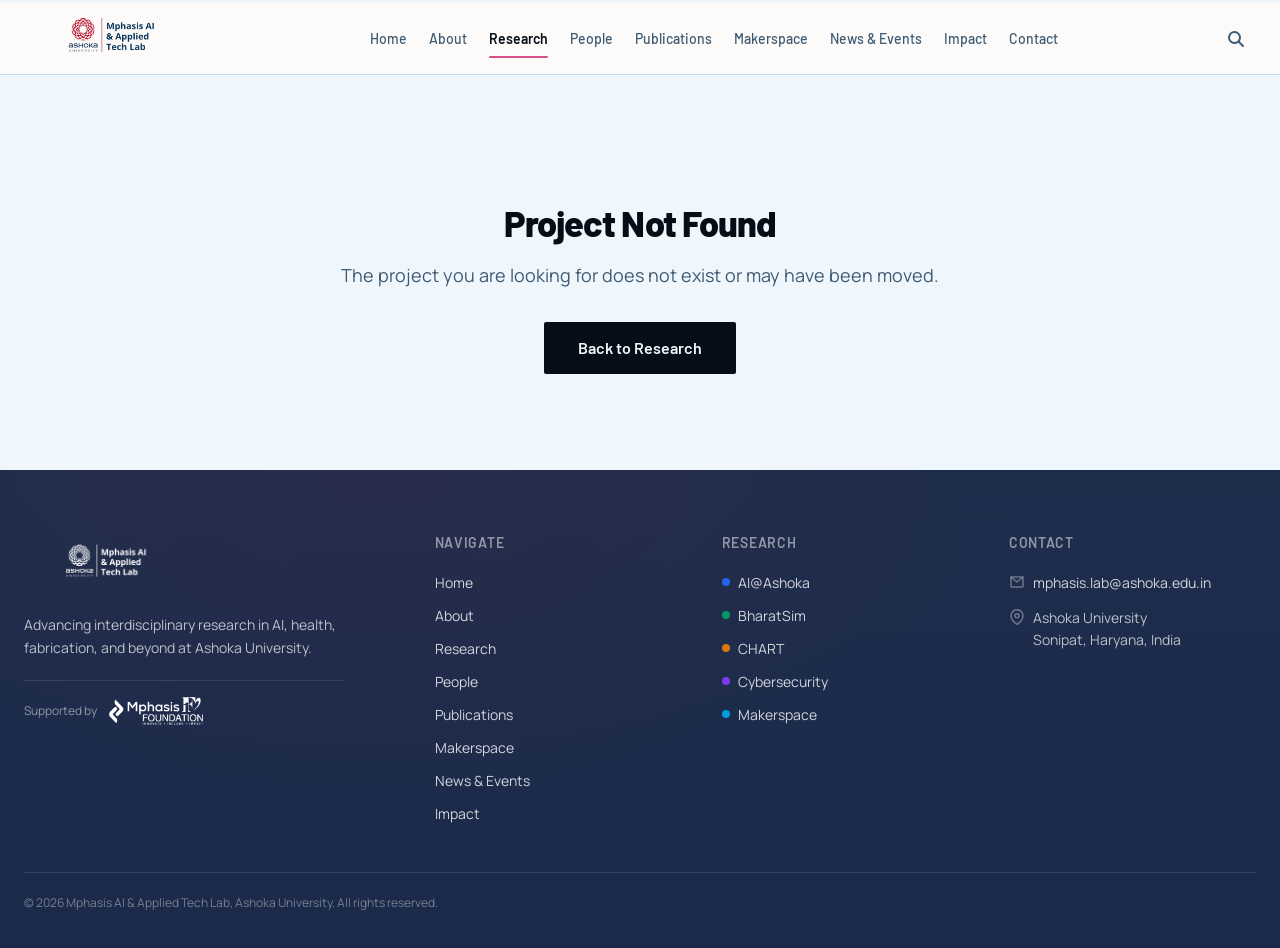
<file: pages/project.html>
<!DOCTYPE html>
<html lang="en">
<head>
  <meta charset="UTF-8">
  <meta name="viewport" content="width=device-width, initial-scale=1.0">
  <meta name="description" content="Research project at the Mphasis AI & Applied Tech Lab, Ashoka University.">
  <meta name="theme-color" content="#1B2A4A">

  <!-- Open Graph -->
  <meta property="og:title" content="Project | Mphasis AI & Applied Tech Lab">
  <meta property="og:description" content="Research project at the Mphasis AI & Applied Tech Lab.">
  <meta property="og:type" content="website">

  <title>Project | Mphasis AI & Applied Tech Lab</title>

  <link rel="icon" type="image/png" sizes="32x32" href="../src/assets/images/logos/favicon-32.png">
  <link rel="icon" type="image/png" sizes="16x16" href="../src/assets/images/logos/favicon-16.png">
  <link rel="apple-touch-icon" sizes="180x180" href="../src/assets/images/logos/apple-touch-icon.png">
  <link rel="preconnect" href="https://fonts.googleapis.com">
  <link rel="preconnect" href="https://fonts.gstatic.com" crossorigin>
  <link href="https://fonts.googleapis.com/css2?family=Barlow:wght@400;500;600;700&family=Manrope:wght@400;500;600;700&family=JetBrains+Mono:wght@400;500;600;700&display=swap" rel="stylesheet">

  <link rel="stylesheet" href="../src/css/variables.css">
  <link rel="stylesheet" href="../src/css/reset.css">
  <link rel="stylesheet" href="../src/css/base.css">
  <link rel="stylesheet" href="../src/css/layout.css">
  <link rel="stylesheet" href="../src/css/header.css">
  <link rel="stylesheet" href="../src/css/footer.css">
  <link rel="stylesheet" href="../src/css/components.css">
  <link rel="stylesheet" href="../src/css/animations.css">
  <link rel="stylesheet" href="../src/css/pages.css">
  <link rel="stylesheet" href="../src/css/detail-pages.css">
  <link rel="stylesheet" href="../src/css/utilities.css">
  <link rel="stylesheet" href="../src/css/search.css">
</head>
<body data-page="project">
  <a href="#main-content" class="skip-link">Skip to main content</a>
  <div class="progress-bar" id="progress-bar" aria-hidden="true"></div>

  <div class="page">

    <!-- Search Overlay -->
    <div class="search-overlay" id="search-overlay" role="dialog" aria-modal="true" aria-label="Search" hidden>
      <div class="search-overlay__backdrop"></div>
      <div class="search-overlay__panel">
        <div class="search-overlay__header">
          <div class="search-overlay__input-wrapper">
            <svg class="search-overlay__icon" width="20" height="20" viewBox="0 0 20 20" fill="none" stroke="currentColor" stroke-width="2" stroke-linecap="round" stroke-linejoin="round"><circle cx="8.5" cy="8.5" r="5.5"/><path d="M13 13l4 4"/></svg>
            <input type="search" class="search-overlay__input" id="search-input" placeholder="Search projects, people, publications..." autocomplete="off">
            <kbd class="search-overlay__kbd">ESC</kbd>
          </div>
        </div>
        <div class="search-overlay__results" id="search-results" aria-live="polite">
          <div class="search-overlay__empty">
            <p class="search-overlay__empty-text">Type to search across projects, people, and publications</p>
          </div>
        </div>
        <div class="search-overlay__footer">
          <span><kbd>&#8984;</kbd><kbd>K</kbd> to toggle</span>
          <span><kbd>&#8593;</kbd><kbd>&#8595;</kbd> to navigate</span>
          <span><kbd>Enter</kbd> to select</span>
        </div>
      </div>
    </div>

    <!-- HEADER -->
    <header class="header" role="banner">
      <div class="header__inner">
        <a href="../index.html" class="header__logo" aria-label="Mphasis AI & Applied Tech Lab — Home">
          <img src="../src/assets/images/logos/lab-logo.png" alt="Mphasis AI & Applied Tech Lab Logo">
        </a>
        <nav class="nav" role="navigation" aria-label="Primary navigation">
          <a href="../index.html" class="nav__link">Home</a>
          <a href="about.html" class="nav__link">About</a>
          <a href="research.html" class="nav__link nav__link--active">Research</a>
          <a href="people.html" class="nav__link">People</a>
          <a href="publications.html" class="nav__link">Publications</a>
          <a href="makerspace.html" class="nav__link">Makerspace</a>
          <a href="news.html" class="nav__link">News & Events</a>
          <a href="impact.html" class="nav__link">Impact</a>
          <a href="contact.html" class="nav__link">Contact</a>
        </nav>
        <div class="header__actions">
          <button class="header__search-trigger" aria-label="Search" aria-expanded="false" aria-controls="search-overlay">
            <svg width="20" height="20" viewBox="0 0 20 20" fill="none" stroke="currentColor" stroke-width="2" stroke-linecap="round" stroke-linejoin="round"><circle cx="8.5" cy="8.5" r="5.5"/><path d="M13 13l4 4"/></svg>
          </button>
          <button class="header__menu-toggle" aria-label="Toggle navigation menu" aria-expanded="false" aria-controls="mobile-nav">
            <span></span><span></span><span></span>
          </button>
        </div>
      </div>
    </header>

    <!-- Mobile Navigation -->
    <nav class="nav-mobile" id="mobile-nav" role="navigation" aria-label="Mobile navigation">
      <a href="../index.html" class="nav-mobile__link">Home</a>
      <a href="about.html" class="nav-mobile__link">About</a>
      <a href="research.html" class="nav-mobile__link nav-mobile__link--active">Research</a>
      <a href="people.html" class="nav-mobile__link">People</a>
      <a href="publications.html" class="nav-mobile__link">Publications</a>
      <a href="makerspace.html" class="nav-mobile__link">Makerspace</a>
      <a href="news.html" class="nav-mobile__link">News & Events</a>
      <a href="impact.html" class="nav-mobile__link">Impact</a>
      <a href="contact.html" class="nav-mobile__link">Contact</a>
    </nav>

    <!-- MAIN CONTENT -->
    <main class="page__content" id="main-content" role="main">

      <!-- Breadcrumb -->
      <div class="container">
        <nav id="breadcrumb" class="breadcrumb" aria-label="Breadcrumb"></nav>
      </div>

      <!-- Dynamic Content (populated by detail-page.js) -->
      <div id="page-content">
        <div class="detail-loading">Loading project...</div>
      </div>

    </main>

    <!-- FOOTER -->
    <footer class="footer" role="contentinfo">
      <div class="container">
        <div class="footer__grid">
          <div class="footer__brand">
            <img src="../src/assets/images/logos/lab-logo.png" alt="Lab Logo" class="footer__brand-logo">
            <p class="footer__brand-text">
              Advancing interdisciplinary research in AI, health, fabrication, and beyond at Ashoka University.
            </p>
            <div class="footer__brand-partner">
              <span>Supported by</span>
              <img src="../src/assets/images/logos/mphasis-foundation.png" alt="Mphasis F1 Foundation">
            </div>
          </div>
          <div>
            <h4 class="footer__heading">Navigate</h4>
            <div class="footer__links">
              <a href="../index.html" class="footer__link">Home</a>
              <a href="about.html" class="footer__link">About</a>
              <a href="research.html" class="footer__link">Research</a>
              <a href="people.html" class="footer__link">People</a>
              <a href="publications.html" class="footer__link">Publications</a>
              <a href="makerspace.html" class="footer__link">Makerspace</a>
              <a href="news.html" class="footer__link">News & Events</a>
              <a href="impact.html" class="footer__link">Impact</a>
            </div>
          </div>
          <div>
            <h4 class="footer__heading">Research</h4>
            <div class="footer__links">
              <a href="pillar.html?pillar=ai" class="footer__pillar-link">
                <span class="footer__pillar-dot" style="background-color: var(--pillar-ai);"></span>
                AI@Ashoka
              </a>
              <a href="pillar.html?pillar=bharatsim" class="footer__pillar-link">
                <span class="footer__pillar-dot" style="background-color: var(--pillar-bharatsim);"></span>
                BharatSim
              </a>
              <a href="pillar.html?pillar=chart" class="footer__pillar-link">
                <span class="footer__pillar-dot" style="background-color: var(--pillar-chart);"></span>
                CHART
              </a>
              <a href="pillar.html?pillar=cyber" class="footer__pillar-link">
                <span class="footer__pillar-dot" style="background-color: var(--pillar-cyber);"></span>
                Cybersecurity
              </a>
              <a href="pillar.html?pillar=makerspace" class="footer__pillar-link">
                <span class="footer__pillar-dot" style="background-color: var(--pillar-makerspace);"></span>
                Makerspace
              </a>
            </div>
          </div>
          <div>
            <h4 class="footer__heading">Contact</h4>
            <div>
              <div class="footer__contact-item">
                <svg width="16" height="16" viewBox="0 0 16 16" fill="none" stroke="currentColor" stroke-width="1.5" stroke-linecap="round" stroke-linejoin="round"><rect x="2" y="3" width="12" height="10" rx="1"/><path d="M2 3l6 5 6-5"/></svg>
                <a href="mailto:mphasis.lab@ashoka.edu.in" style="color: rgba(255,255,255,0.8);">mphasis.lab@ashoka.edu.in</a>
              </div>
              <div class="footer__contact-item">
                <svg width="16" height="16" viewBox="0 0 16 16" fill="none" stroke="currentColor" stroke-width="1.5" stroke-linecap="round" stroke-linejoin="round"><path d="M14 6.7C14 11.3 8 15.3 8 15.3S2 11.3 2 6.7a6 6 0 1 1 12 0z"/><circle cx="8" cy="6.7" r="2"/></svg>
                <span>Ashoka University<br>Sonipat, Haryana, India</span>
              </div>
            </div>
          </div>
        </div>
        <div class="footer__bottom">
          <p class="footer__copyright">&copy; 2026 Mphasis AI & Applied Tech Lab, Ashoka University. All rights reserved.</p>
          <div class="footer__bottom-links">
          </div>
        </div>
      </div>
    </footer>

  </div>

  <!-- Data -->
  <script src="../src/data/projects.js"></script>
  <script src="../src/data/people.js"></script>
  <script src="../src/data/publications.js"></script>
  <script src="../src/data/pillars.js"></script>

  <!-- Scripts -->
  <script src="../src/vendor/gsap.min.js"></script>
  <script src="../src/vendor/ScrollTrigger.min.js"></script>
  <script src="../src/js/gsap-animations.js"></script>
  <script src="../src/js/main.js"></script>
  <script src="../src/js/detail-page.js"></script>
  <script src="../src/js/search.js"></script>
</body>
</html>
</file>
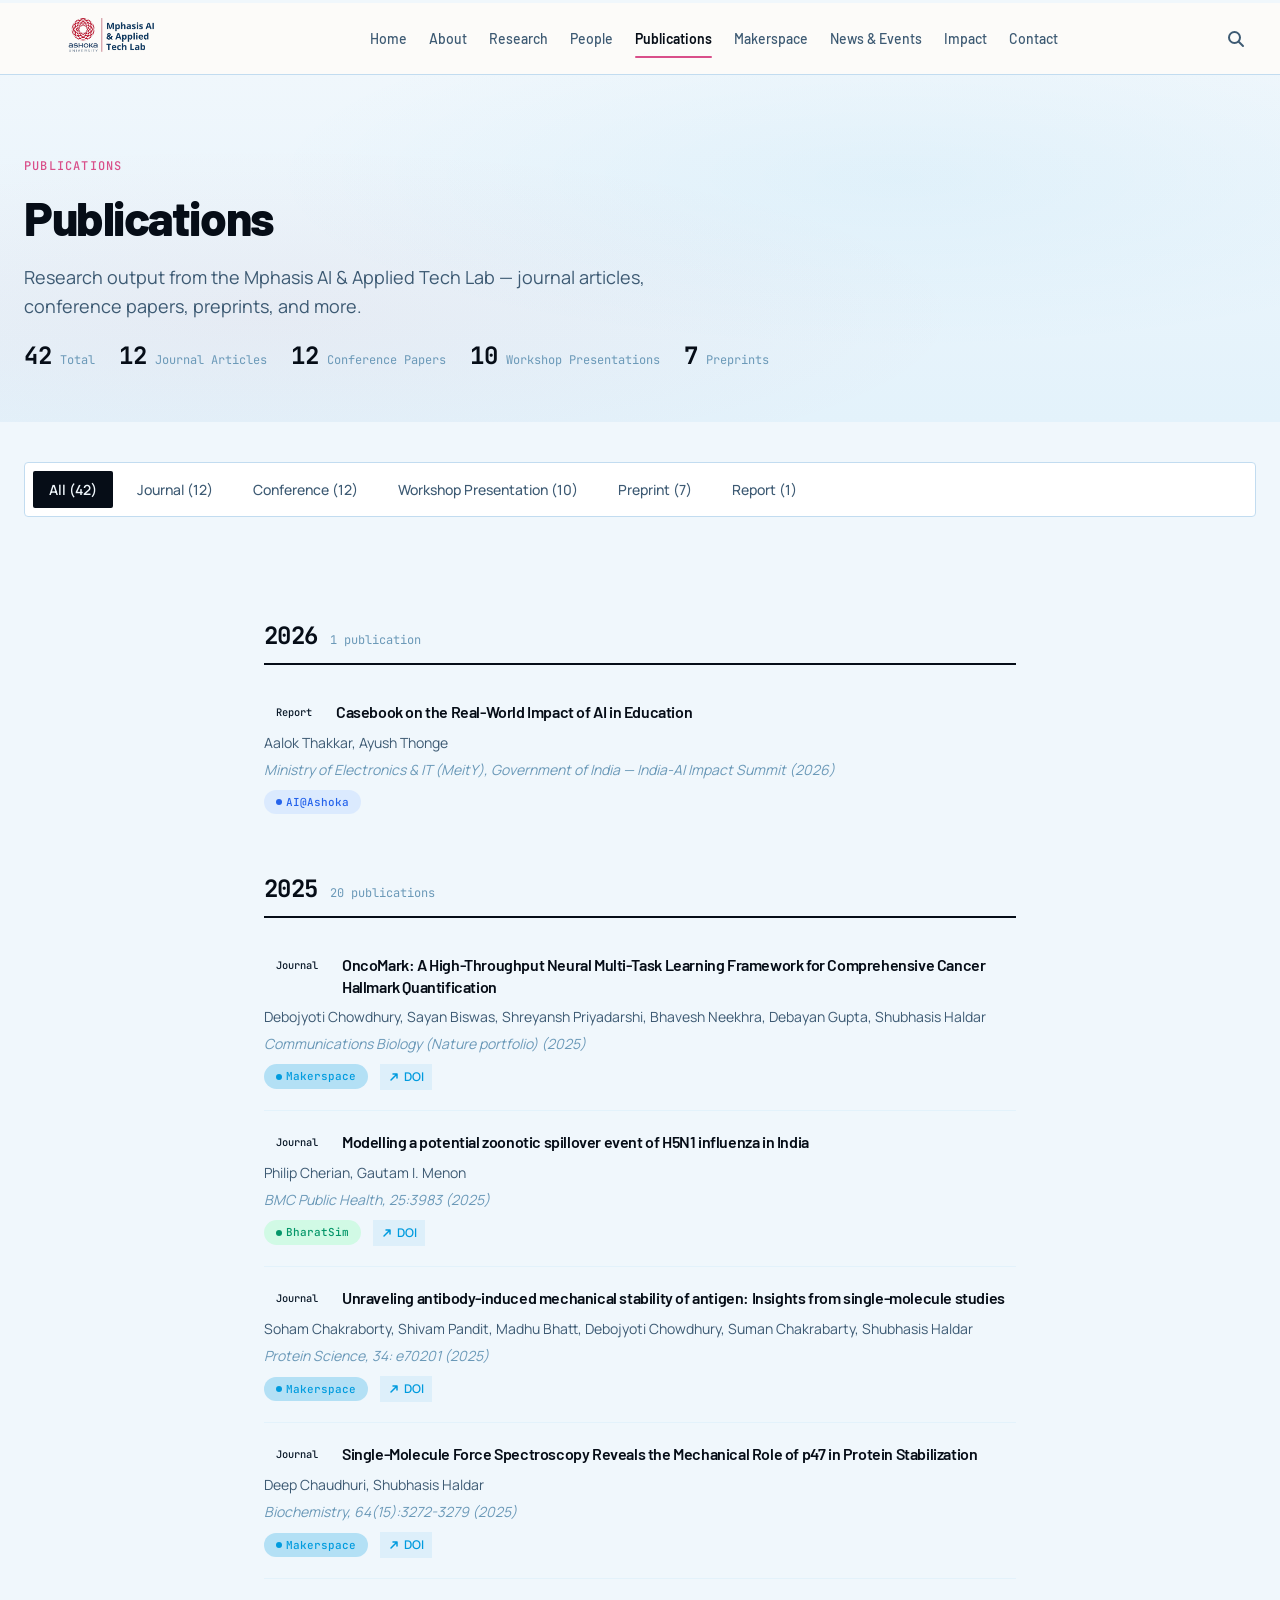
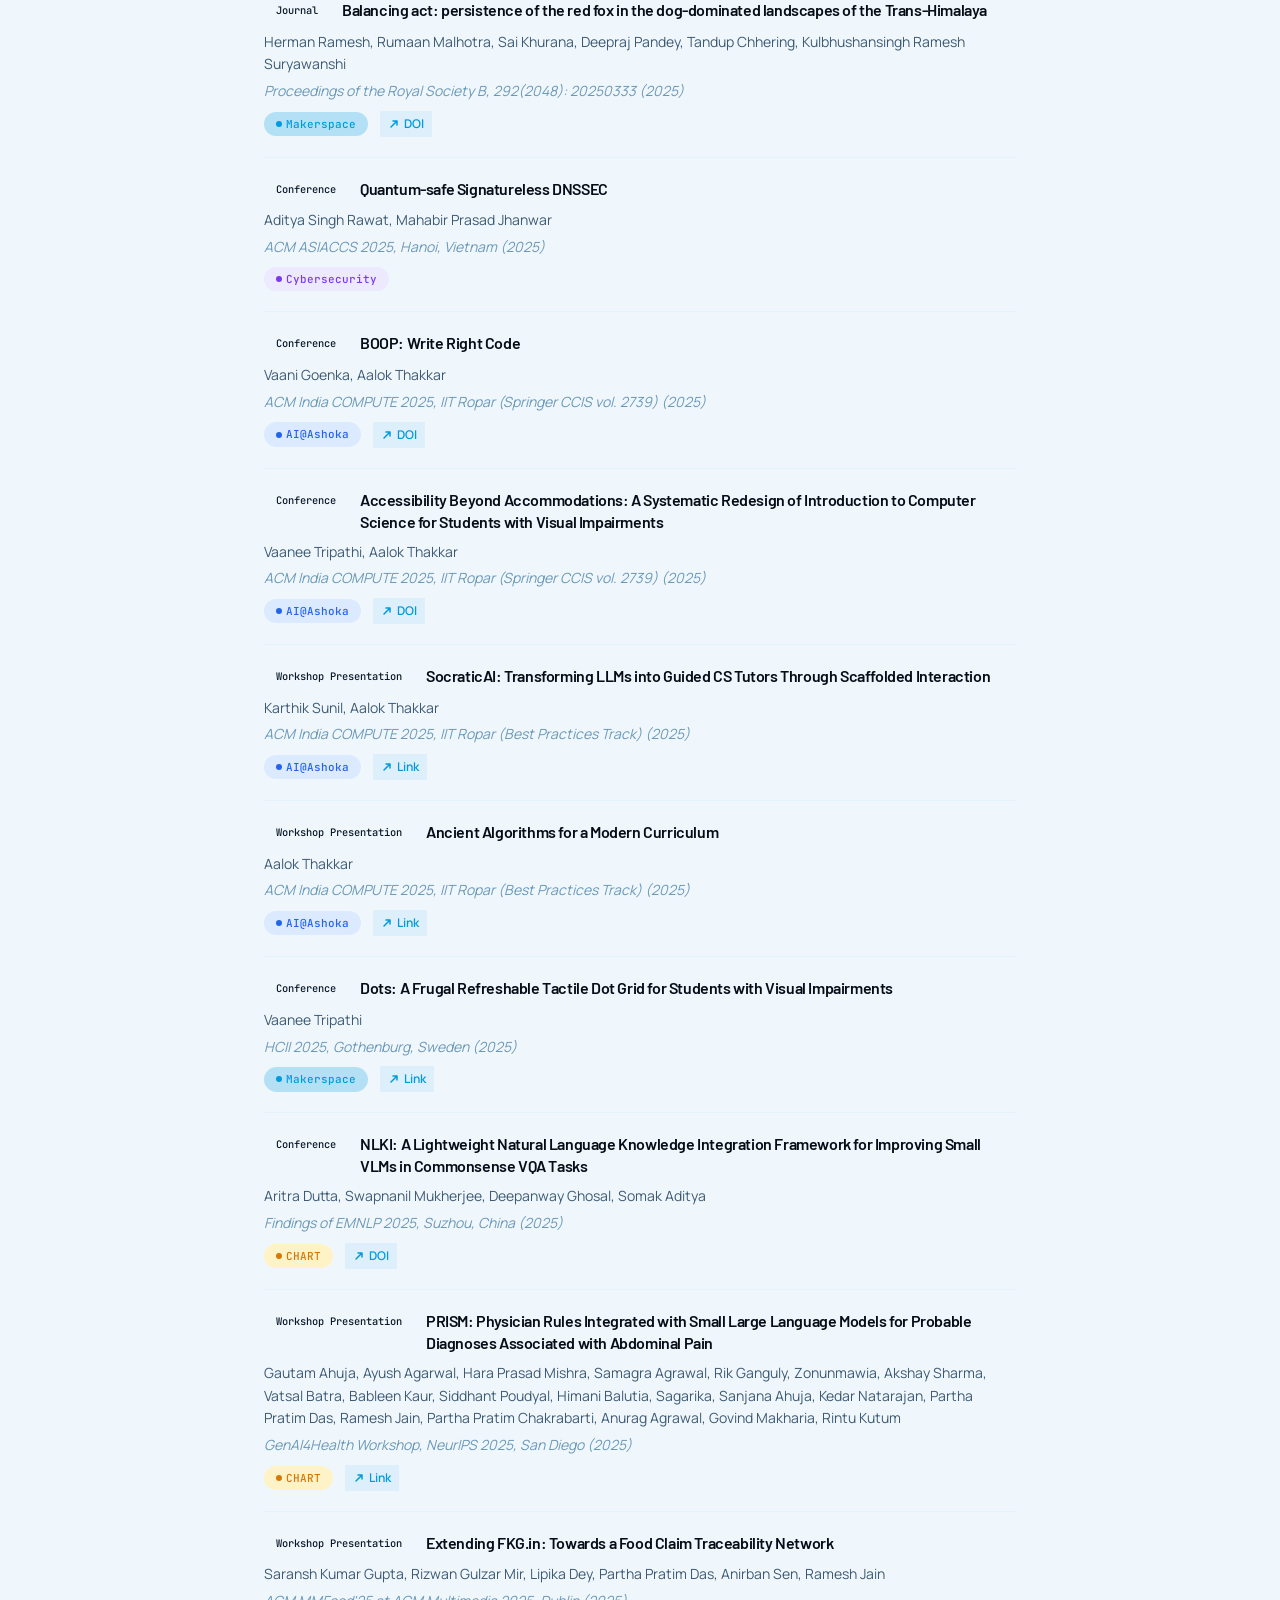
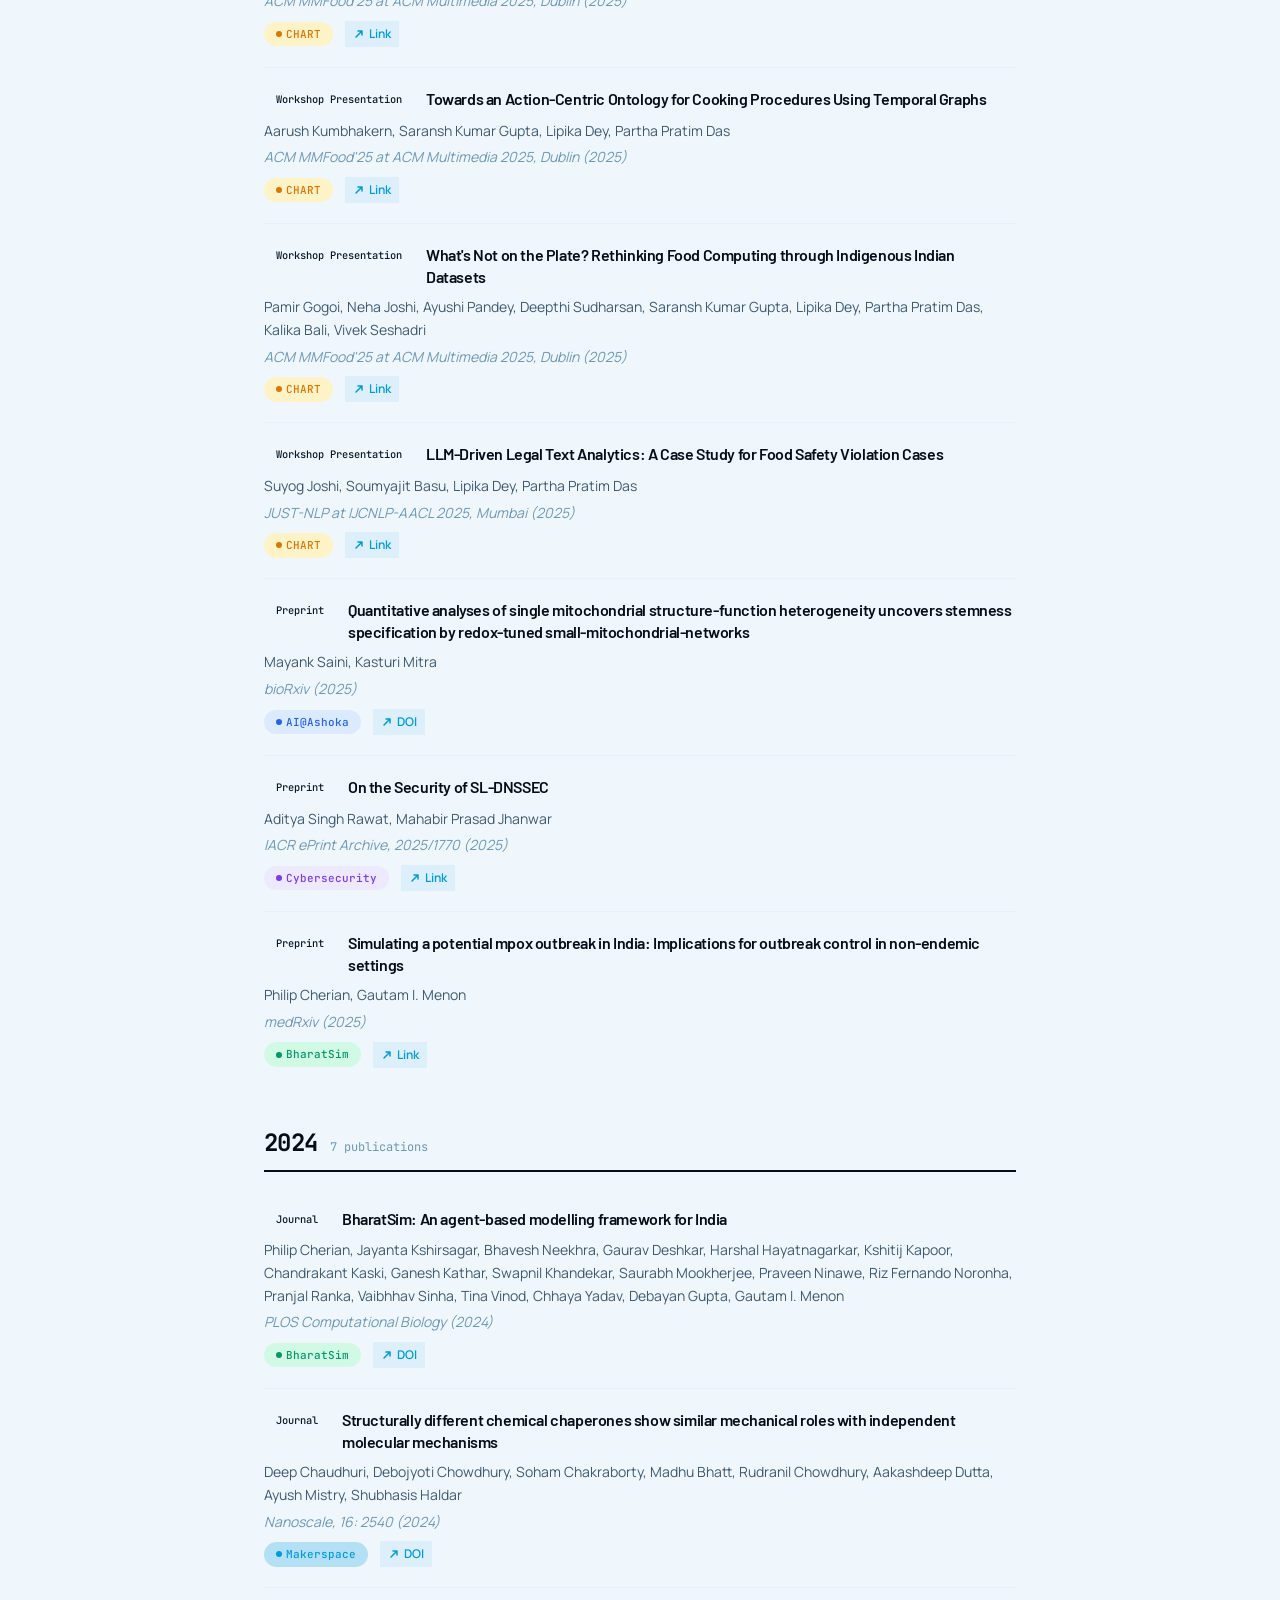
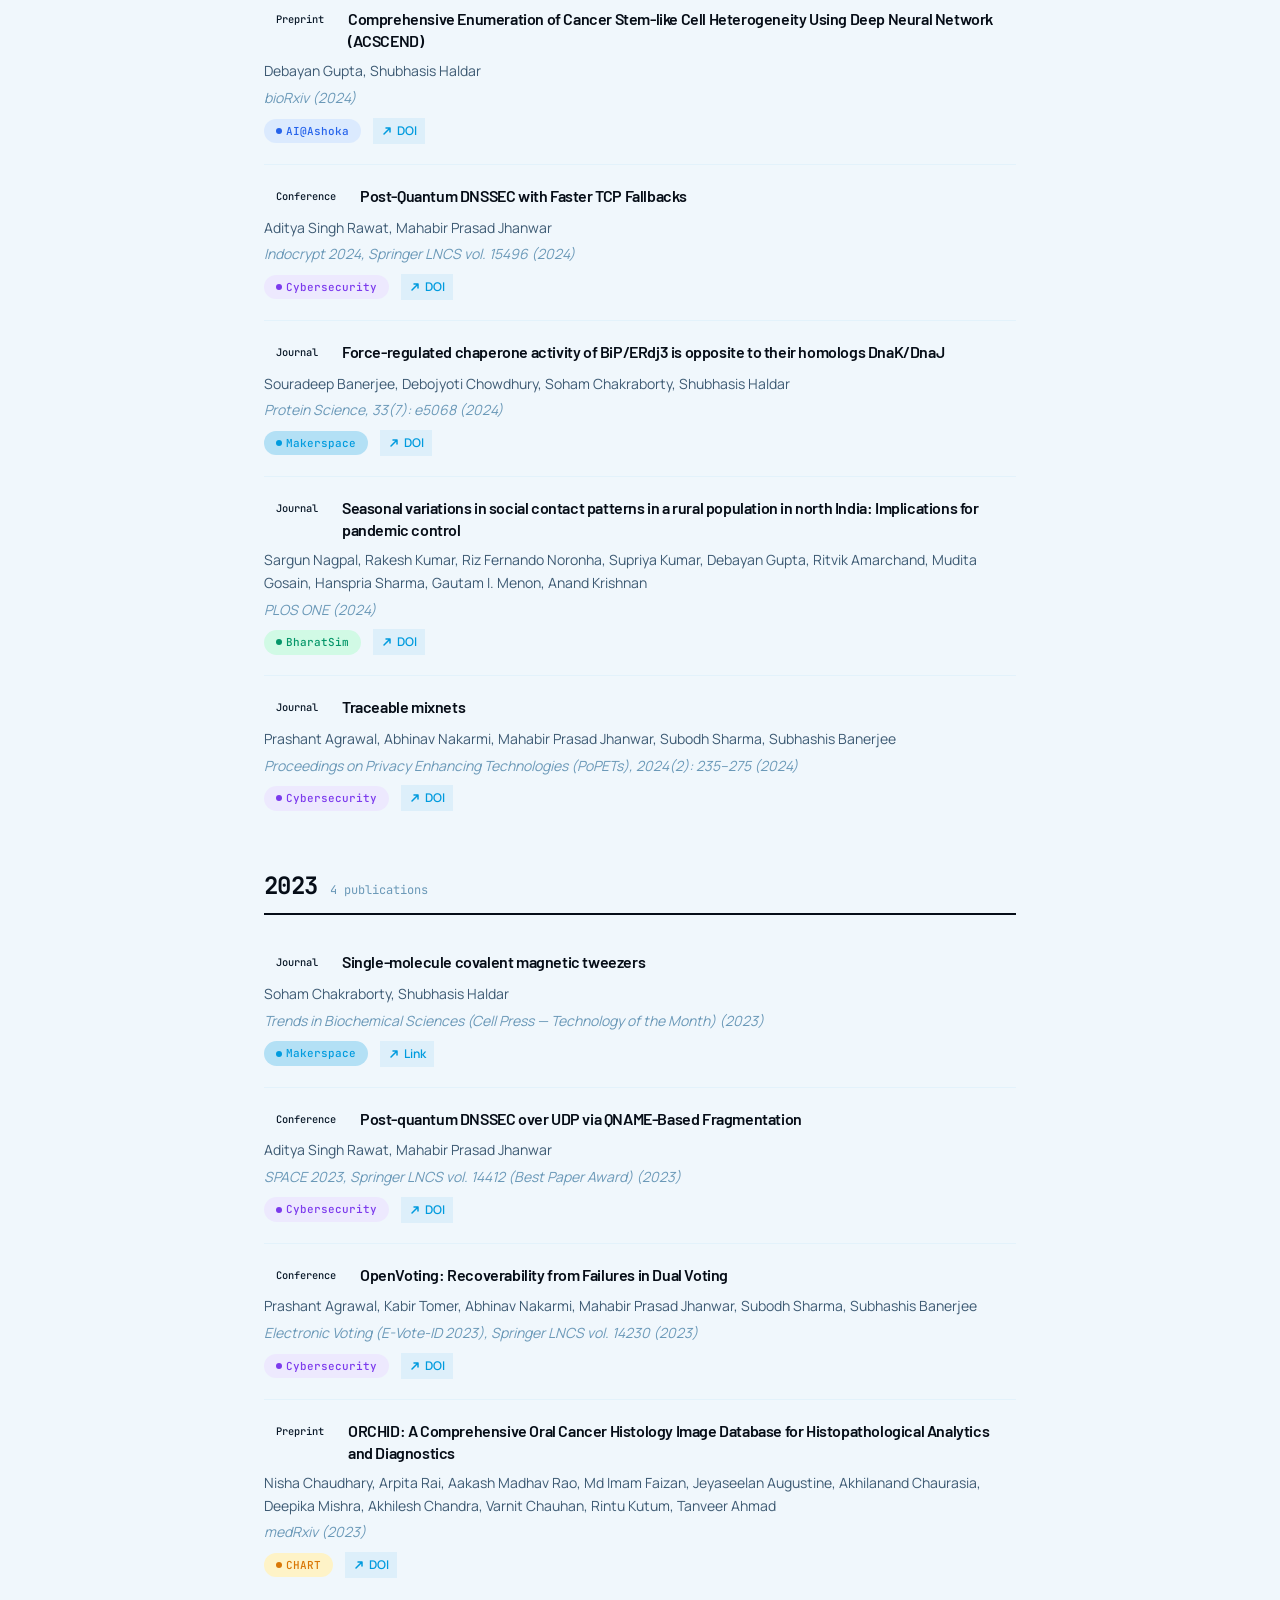
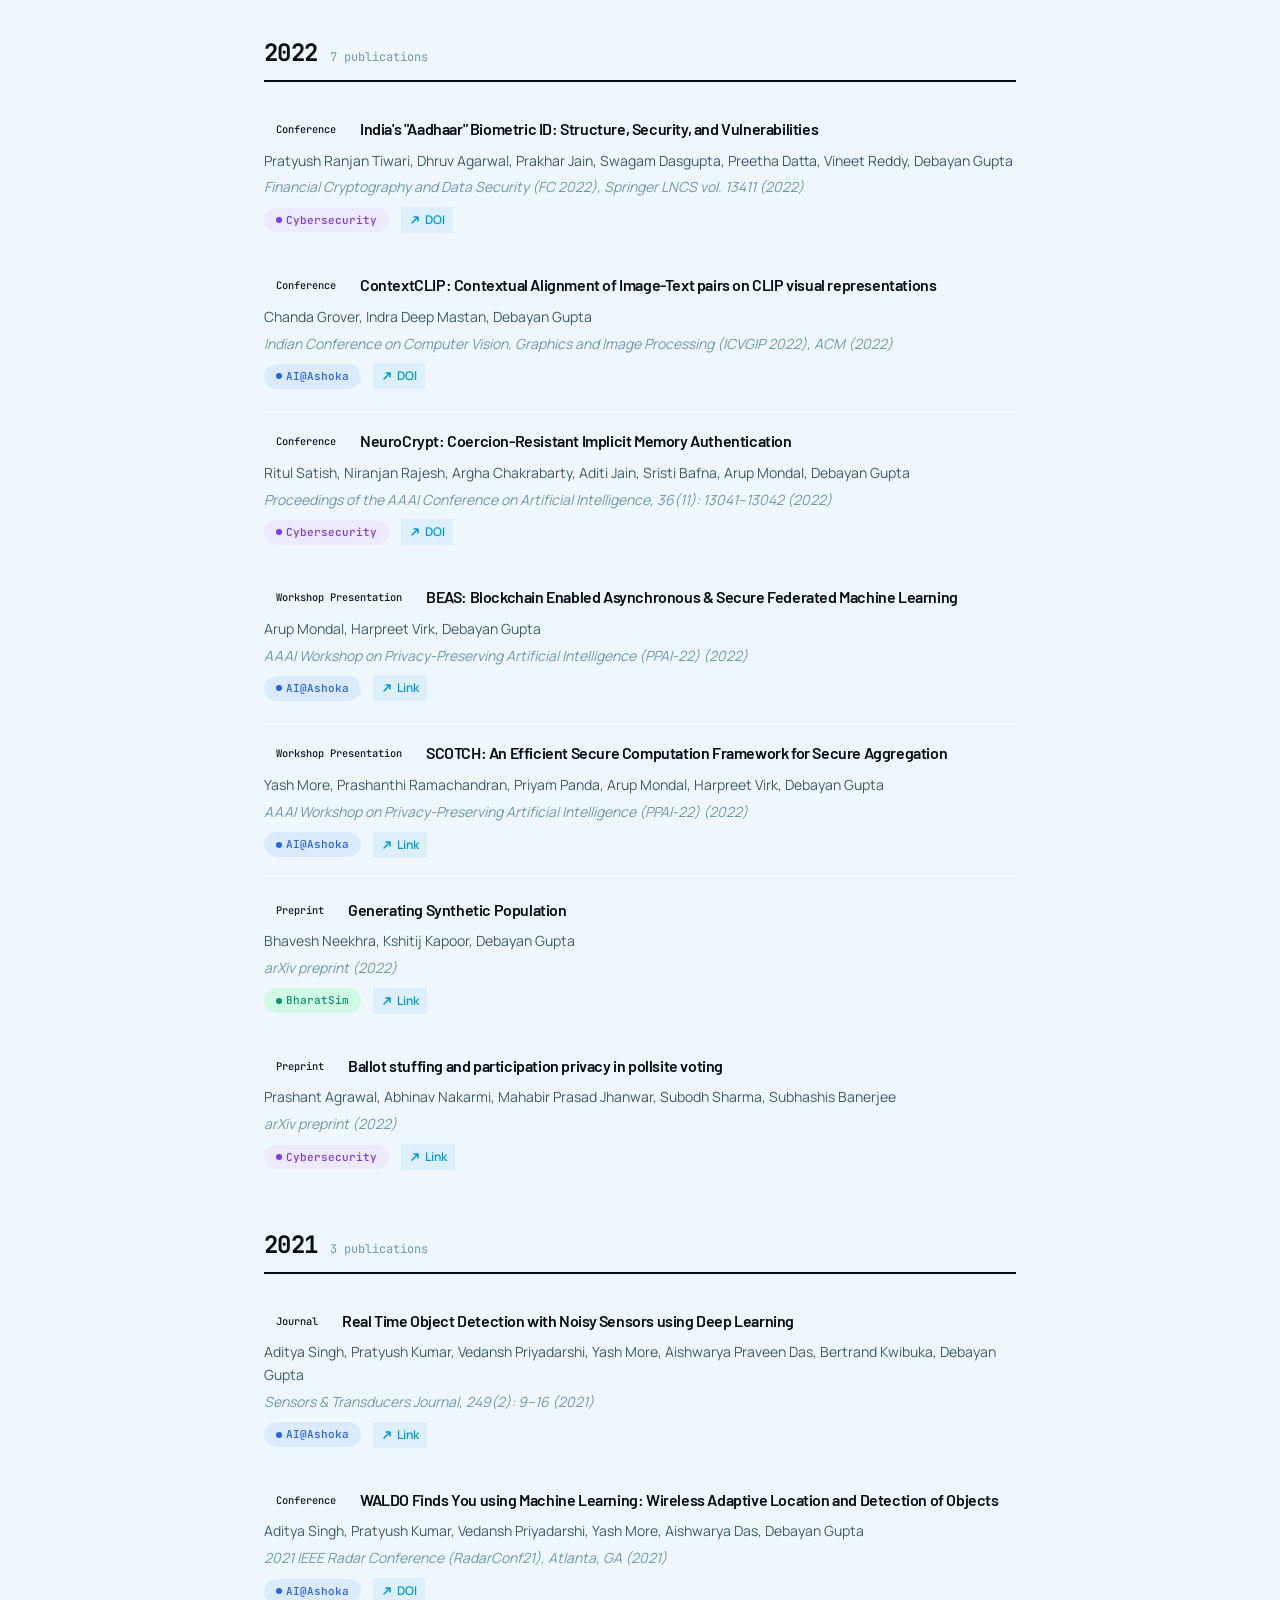
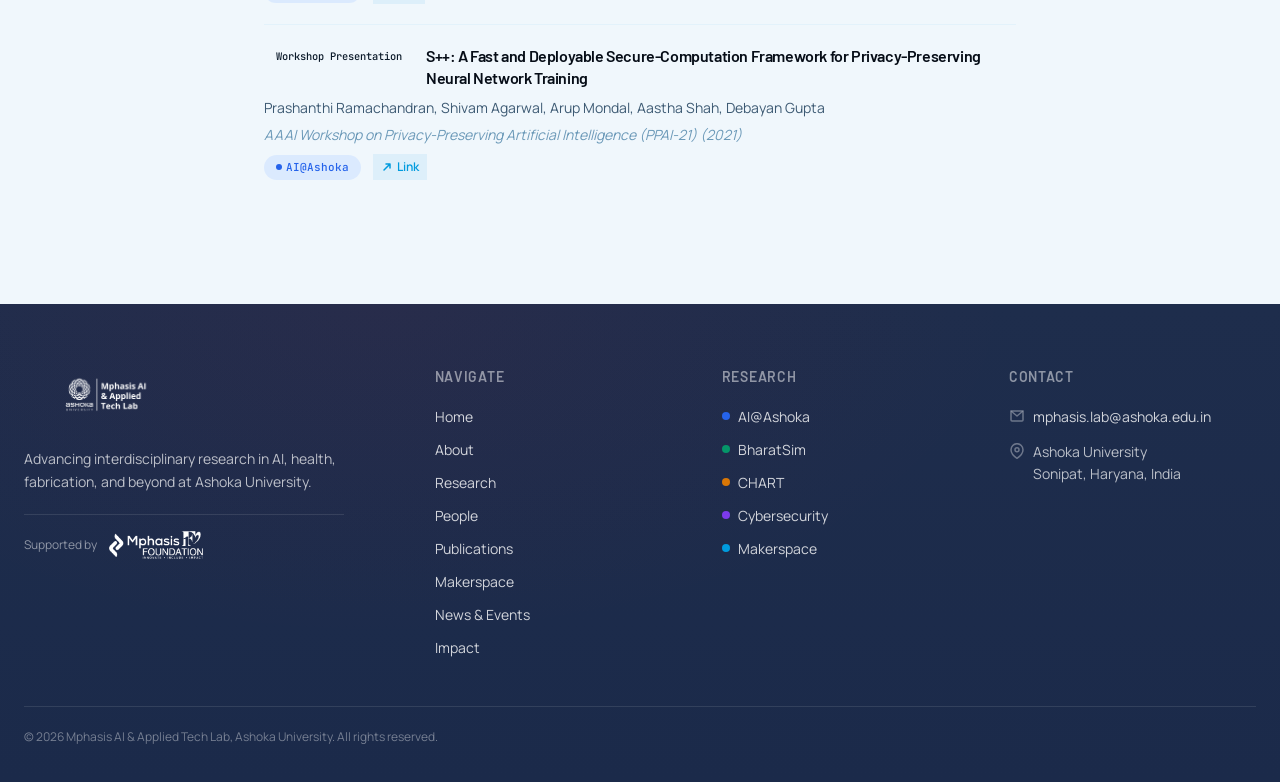
<file: pages/publications.html>
<!DOCTYPE html>
<html lang="en">
<head>
  <meta charset="UTF-8">
  <meta name="viewport" content="width=device-width, initial-scale=1.0">
  <meta name="description" content="Publications from the Mphasis AI & Applied Tech Lab — journal articles, conference papers, preprints, and more.">
  <meta name="theme-color" content="#1B2A4A">

  <!-- Open Graph -->
  <meta property="og:title" content="Publications | Mphasis AI & Applied Tech Lab">
  <meta property="og:description" content="Research publications from the Mphasis AI & Applied Tech Lab at Ashoka University.">
  <meta property="og:type" content="website">

  <title>Publications | Mphasis AI & Applied Tech Lab</title>

  <link rel="icon" type="image/png" sizes="32x32" href="../src/assets/images/logos/favicon-32.png">
  <link rel="icon" type="image/png" sizes="16x16" href="../src/assets/images/logos/favicon-16.png">
  <link rel="apple-touch-icon" sizes="180x180" href="../src/assets/images/logos/apple-touch-icon.png">
  <link rel="preconnect" href="https://fonts.googleapis.com">
  <link rel="preconnect" href="https://fonts.gstatic.com" crossorigin>
  <link href="https://fonts.googleapis.com/css2?family=Barlow:wght@400;500;600;700&family=Manrope:wght@400;500;600;700&family=JetBrains+Mono:wght@400;500;600;700&display=swap" rel="stylesheet">

  <link rel="stylesheet" href="../src/css/variables.css">
  <link rel="stylesheet" href="../src/css/reset.css">
  <link rel="stylesheet" href="../src/css/base.css">
  <link rel="stylesheet" href="../src/css/layout.css">
  <link rel="stylesheet" href="../src/css/header.css">
  <link rel="stylesheet" href="../src/css/footer.css">
  <link rel="stylesheet" href="../src/css/components.css">
  <link rel="stylesheet" href="../src/css/animations.css">
  <link rel="stylesheet" href="../src/css/pages.css">
  <link rel="stylesheet" href="../src/css/detail-pages.css">
  <link rel="stylesheet" href="../src/css/utilities.css">
  <link rel="stylesheet" href="../src/css/search.css">
</head>
<body data-page="publications">
  <a href="#main-content" class="skip-link">Skip to main content</a>
  <div class="progress-bar" id="progress-bar" aria-hidden="true"></div>

  <div class="page">

    <!-- Search Overlay -->
    <div class="search-overlay" id="search-overlay" role="dialog" aria-modal="true" aria-label="Search" hidden>
      <div class="search-overlay__backdrop"></div>
      <div class="search-overlay__panel">
        <div class="search-overlay__header">
          <div class="search-overlay__input-wrapper">
            <svg class="search-overlay__icon" width="20" height="20" viewBox="0 0 20 20" fill="none" stroke="currentColor" stroke-width="2" stroke-linecap="round" stroke-linejoin="round"><circle cx="8.5" cy="8.5" r="5.5"/><path d="M13 13l4 4"/></svg>
            <input type="search" class="search-overlay__input" id="search-input" placeholder="Search projects, people, publications..." autocomplete="off">
            <kbd class="search-overlay__kbd">ESC</kbd>
          </div>
        </div>
        <div class="search-overlay__results" id="search-results" aria-live="polite">
          <div class="search-overlay__empty">
            <p class="search-overlay__empty-text">Type to search across projects, people, and publications</p>
          </div>
        </div>
        <div class="search-overlay__footer">
          <span><kbd>&#8984;</kbd><kbd>K</kbd> to toggle</span>
          <span><kbd>&#8593;</kbd><kbd>&#8595;</kbd> to navigate</span>
          <span><kbd>Enter</kbd> to select</span>
        </div>
      </div>
    </div>

    <!-- HEADER -->
    <header class="header" role="banner">
      <div class="header__inner">
        <a href="../index.html" class="header__logo" aria-label="Mphasis AI & Applied Tech Lab — Home">
          <img src="../src/assets/images/logos/lab-logo.png" alt="Mphasis AI & Applied Tech Lab Logo">
        </a>
        <nav class="nav" role="navigation" aria-label="Primary navigation">
          <a href="../index.html" class="nav__link">Home</a>
          <a href="about.html" class="nav__link">About</a>
          <a href="research.html" class="nav__link">Research</a>
          <a href="people.html" class="nav__link">People</a>
          <a href="publications.html" class="nav__link nav__link--active">Publications</a>
          <a href="makerspace.html" class="nav__link">Makerspace</a>
          <a href="news.html" class="nav__link">News & Events</a>
          <a href="impact.html" class="nav__link">Impact</a>
          <a href="contact.html" class="nav__link">Contact</a>
        </nav>
        <div class="header__actions">
          <button class="header__search-trigger" aria-label="Search" aria-expanded="false" aria-controls="search-overlay">
            <svg width="20" height="20" viewBox="0 0 20 20" fill="none" stroke="currentColor" stroke-width="2" stroke-linecap="round" stroke-linejoin="round"><circle cx="8.5" cy="8.5" r="5.5"/><path d="M13 13l4 4"/></svg>
          </button>
          <button class="header__menu-toggle" aria-label="Toggle navigation menu" aria-expanded="false" aria-controls="mobile-nav">
            <span></span><span></span><span></span>
          </button>
        </div>
      </div>
    </header>

    <!-- Mobile Navigation -->
    <nav class="nav-mobile" id="mobile-nav" role="navigation" aria-label="Mobile navigation">
      <a href="../index.html" class="nav-mobile__link">Home</a>
      <a href="about.html" class="nav-mobile__link">About</a>
      <a href="research.html" class="nav-mobile__link">Research</a>
      <a href="people.html" class="nav-mobile__link">People</a>
      <a href="publications.html" class="nav-mobile__link nav-mobile__link--active">Publications</a>
      <a href="makerspace.html" class="nav-mobile__link">Makerspace</a>
      <a href="news.html" class="nav-mobile__link">News & Events</a>
      <a href="impact.html" class="nav-mobile__link">Impact</a>
      <a href="contact.html" class="nav-mobile__link">Contact</a>
    </nav>

    <!-- MAIN CONTENT -->
    <main class="page__content" id="main-content" role="main">

      <!-- Page Hero -->
      <section class="page-hero">
        <canvas class="page-hero__canvas" data-page="publications" aria-hidden="true"></canvas>
        <div class="container">
          <span class="page-hero__eyebrow reveal">Publications</span>
          <h1 class="page-hero__title reveal">Publications</h1>
          <p class="page-hero__description reveal">
            Research output from the Mphasis AI & Applied Tech Lab — journal articles, conference papers, preprints, and more.
          </p>
          <div id="pub-stats" class="pub-stats reveal"></div>
        </div>
      </section>

      <!-- Filter Bar -->
      <section class="section section--sm">
        <div class="container">
          <div id="publications-filter" class="filter-bar reveal">
            <!-- Populated dynamically -->
          </div>
        </div>
      </section>

      <!-- Publications Content -->
      <section class="section">
        <div class="container container--narrow">
          <div id="publications-content">
            <div class="detail-loading">Loading publications...</div>
          </div>
        </div>
      </section>

    </main>

    <!-- FOOTER -->
    <footer class="footer" role="contentinfo">
      <div class="container">
        <div class="footer__grid">
          <div class="footer__brand">
            <img src="../src/assets/images/logos/lab-logo.png" alt="Lab Logo" class="footer__brand-logo">
            <p class="footer__brand-text">
              Advancing interdisciplinary research in AI, health, fabrication, and beyond at Ashoka University.
            </p>
            <div class="footer__brand-partner">
              <span>Supported by</span>
              <img src="../src/assets/images/logos/mphasis-foundation.png" alt="Mphasis F1 Foundation">
            </div>
          </div>
          <div>
            <h4 class="footer__heading">Navigate</h4>
            <div class="footer__links">
              <a href="../index.html" class="footer__link">Home</a>
              <a href="about.html" class="footer__link">About</a>
              <a href="research.html" class="footer__link">Research</a>
              <a href="people.html" class="footer__link">People</a>
              <a href="publications.html" class="footer__link">Publications</a>
              <a href="makerspace.html" class="footer__link">Makerspace</a>
              <a href="news.html" class="footer__link">News & Events</a>
              <a href="impact.html" class="footer__link">Impact</a>
            </div>
          </div>
          <div>
            <h4 class="footer__heading">Research</h4>
            <div class="footer__links">
              <a href="pillar.html?pillar=ai" class="footer__pillar-link">
                <span class="footer__pillar-dot" style="background-color: var(--pillar-ai);"></span>
                AI@Ashoka
              </a>
              <a href="pillar.html?pillar=bharatsim" class="footer__pillar-link">
                <span class="footer__pillar-dot" style="background-color: var(--pillar-bharatsim);"></span>
                BharatSim
              </a>
              <a href="pillar.html?pillar=chart" class="footer__pillar-link">
                <span class="footer__pillar-dot" style="background-color: var(--pillar-chart);"></span>
                CHART
              </a>
              <a href="pillar.html?pillar=cyber" class="footer__pillar-link">
                <span class="footer__pillar-dot" style="background-color: var(--pillar-cyber);"></span>
                Cybersecurity
              </a>
              <a href="pillar.html?pillar=makerspace" class="footer__pillar-link">
                <span class="footer__pillar-dot" style="background-color: var(--pillar-makerspace);"></span>
                Makerspace
              </a>
            </div>
          </div>
          <div>
            <h4 class="footer__heading">Contact</h4>
            <div>
              <div class="footer__contact-item">
                <svg width="16" height="16" viewBox="0 0 16 16" fill="none" stroke="currentColor" stroke-width="1.5" stroke-linecap="round" stroke-linejoin="round"><rect x="2" y="3" width="12" height="10" rx="1"/><path d="M2 3l6 5 6-5"/></svg>
                <a href="mailto:mphasis.lab@ashoka.edu.in" style="color: rgba(255,255,255,0.8);">mphasis.lab@ashoka.edu.in</a>
              </div>
              <div class="footer__contact-item">
                <svg width="16" height="16" viewBox="0 0 16 16" fill="none" stroke="currentColor" stroke-width="1.5" stroke-linecap="round" stroke-linejoin="round"><path d="M14 6.7C14 11.3 8 15.3 8 15.3S2 11.3 2 6.7a6 6 0 1 1 12 0z"/><circle cx="8" cy="6.7" r="2"/></svg>
                <span>Ashoka University<br>Sonipat, Haryana, India</span>
              </div>
            </div>
          </div>
        </div>
        <div class="footer__bottom">
          <p class="footer__copyright">&copy; 2026 Mphasis AI & Applied Tech Lab, Ashoka University. All rights reserved.</p>
          <div class="footer__bottom-links">
          </div>
        </div>
      </div>
    </footer>

  </div>

  <!-- Data -->
  <script src="../src/data/projects.js"></script>
  <script src="../src/data/people.js"></script>
  <script src="../src/data/publications.js"></script>
  <script src="../src/data/pillars.js"></script>

  <!-- Scripts -->
  <script src="../src/vendor/gsap.min.js"></script>
  <script src="../src/vendor/ScrollTrigger.min.js"></script>
  <script src="../src/js/gsap-animations.js"></script>
  <script src="../src/js/main.js"></script>
  <script src="../src/js/detail-page.js"></script>
  <script src="../src/js/search.js"></script>
  <script src="../src/js/page-canvases.js"></script>
</body>
</html>
</file>
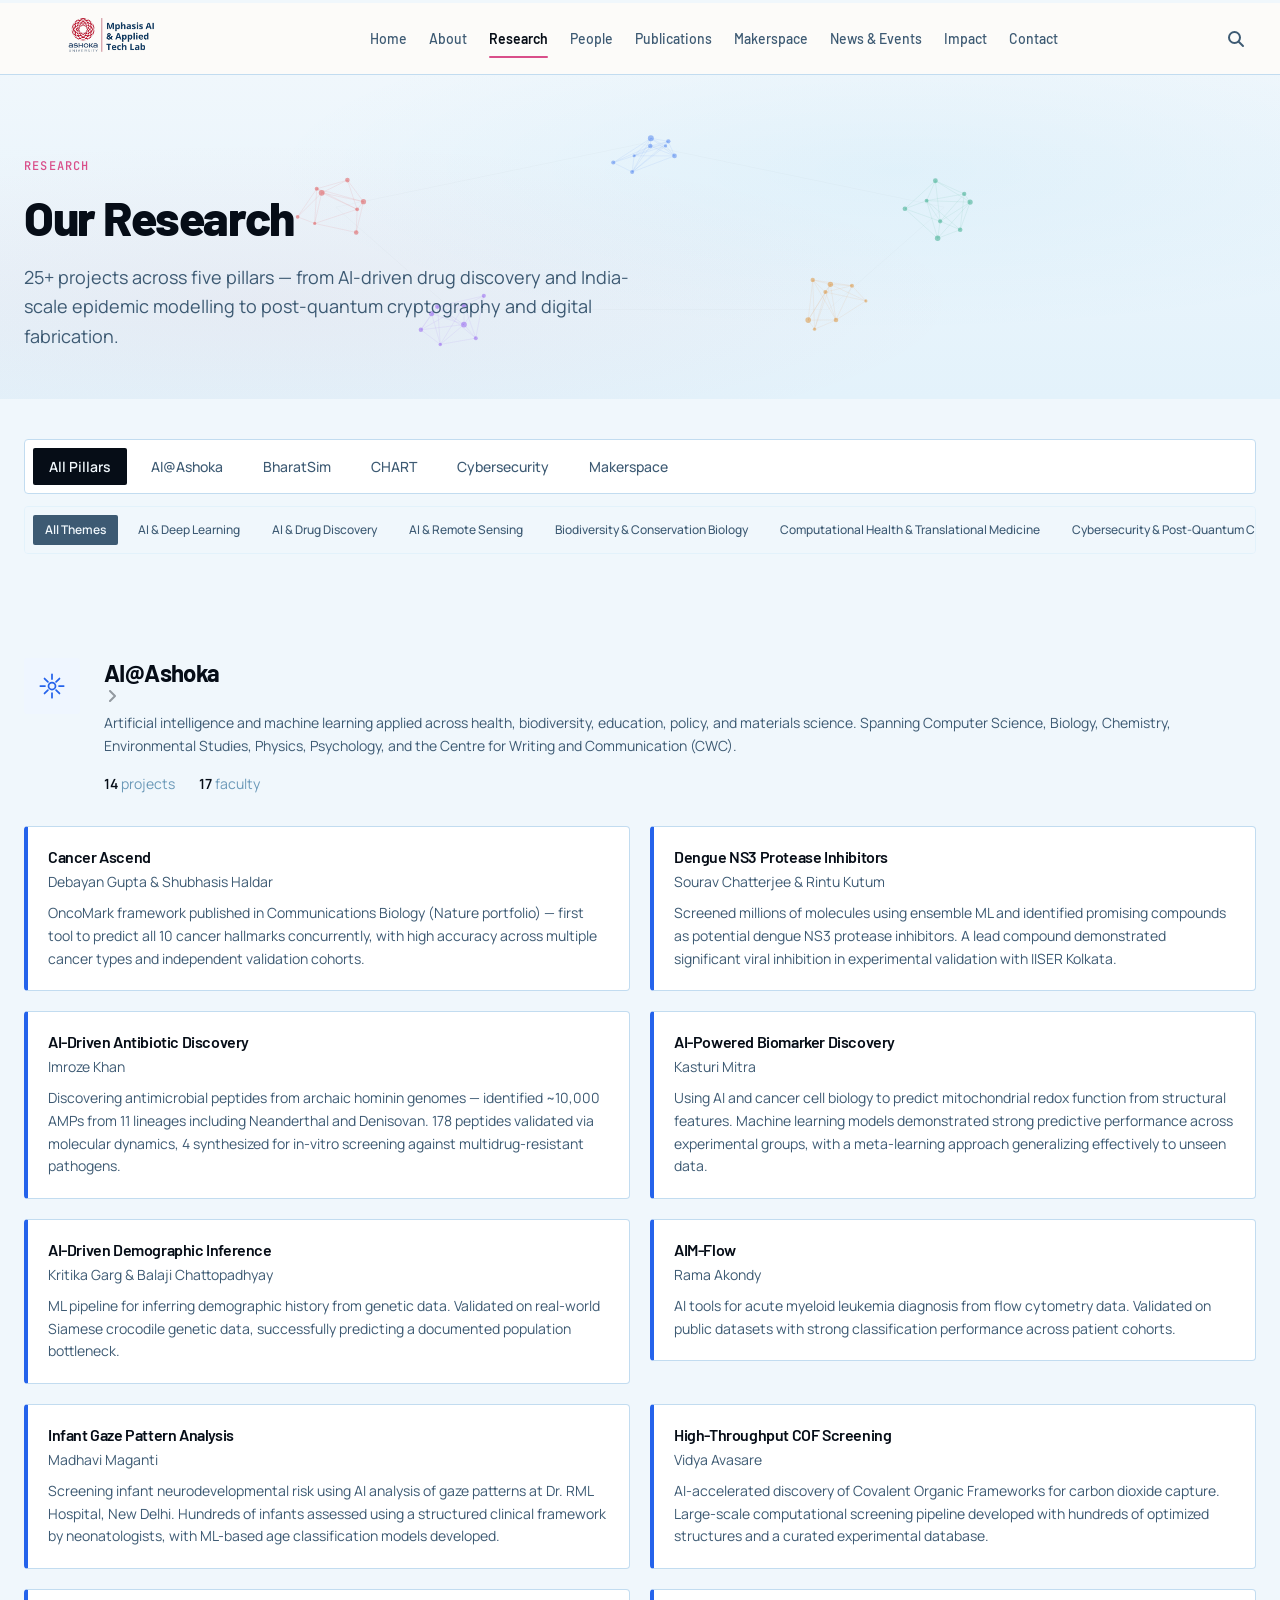
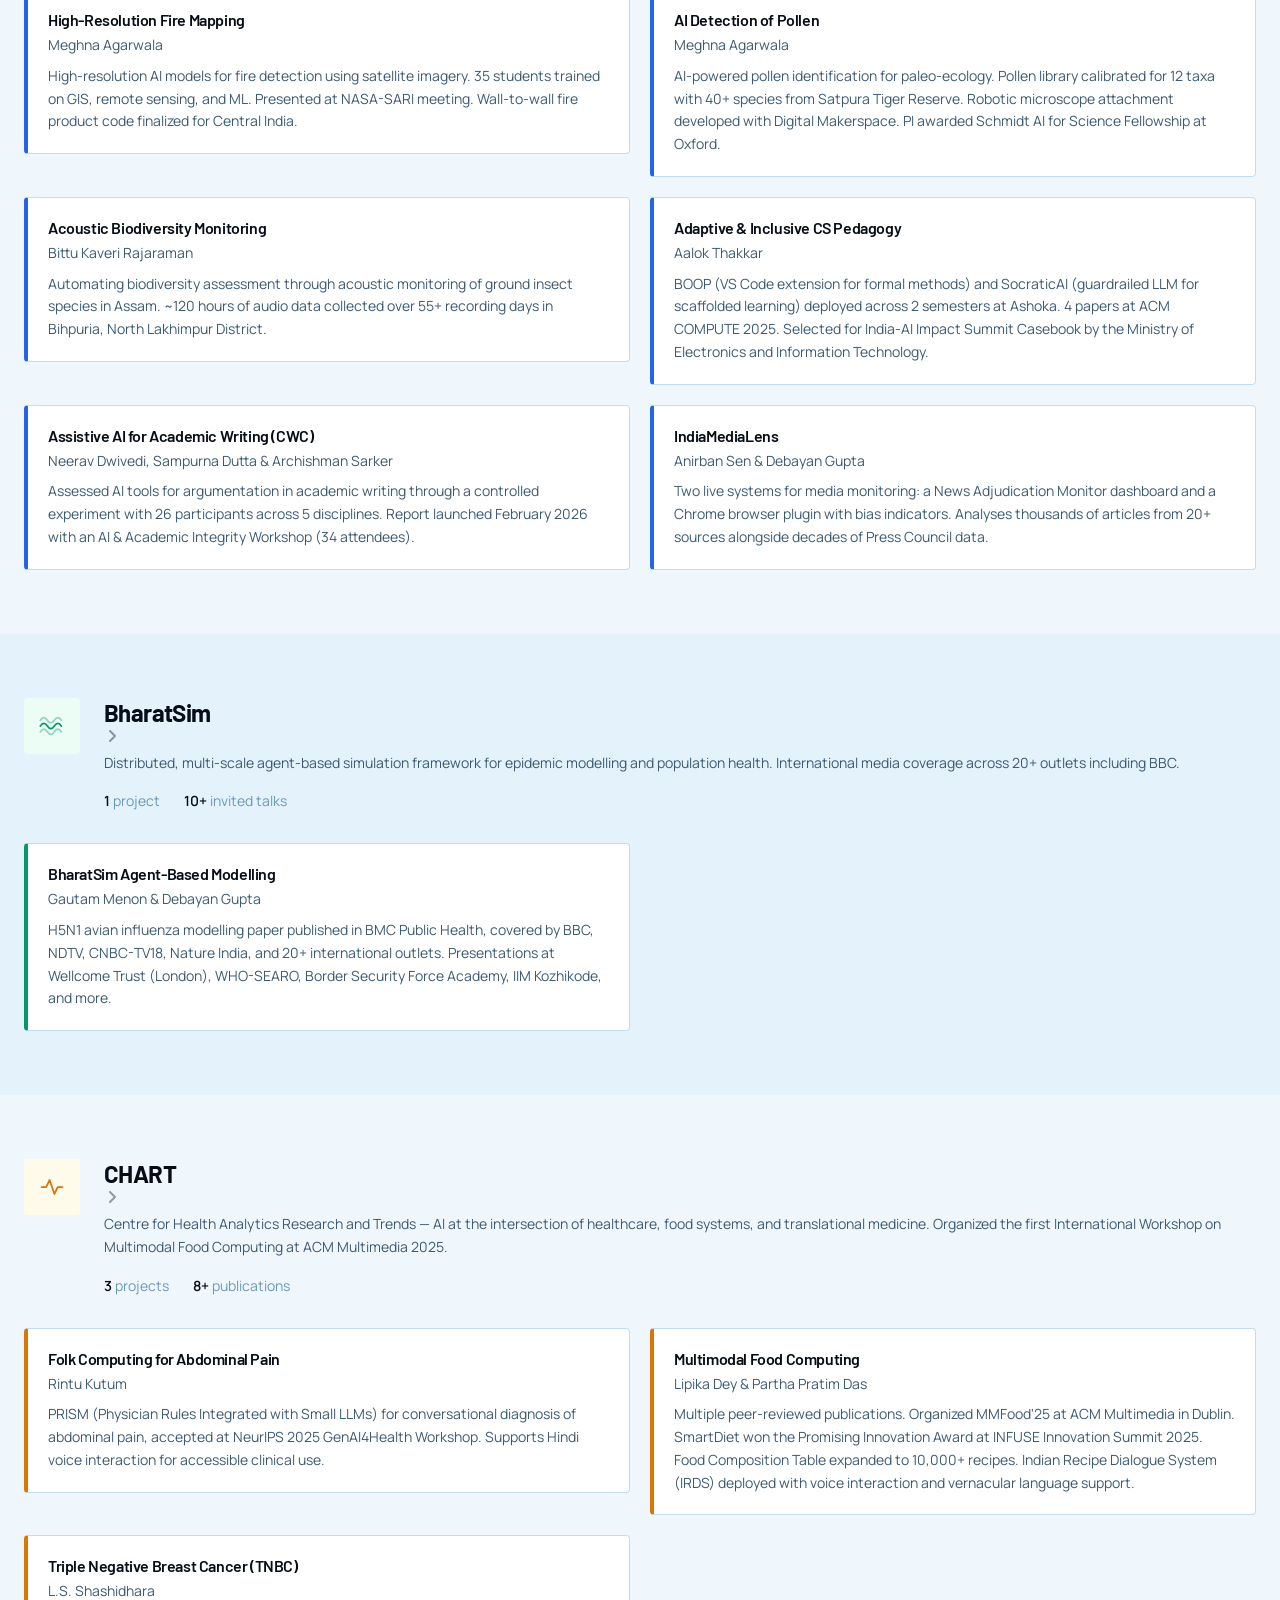
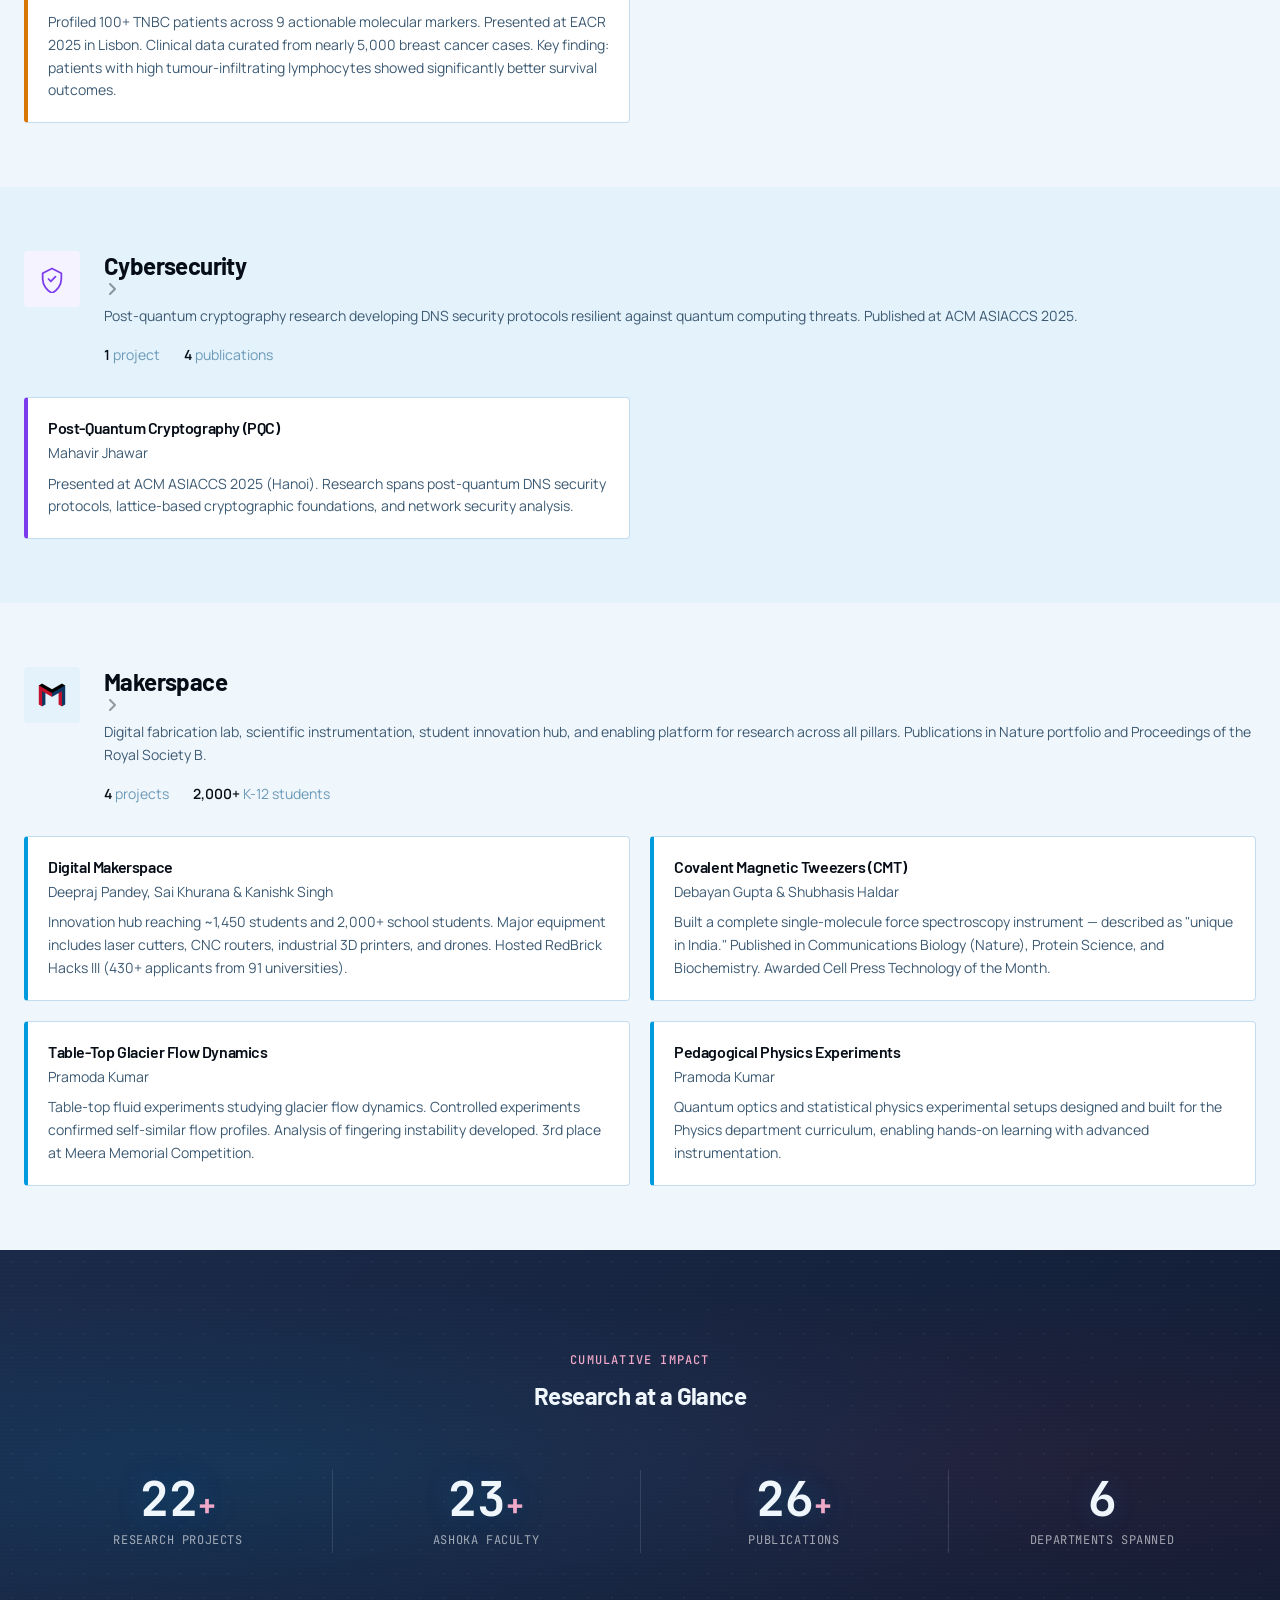
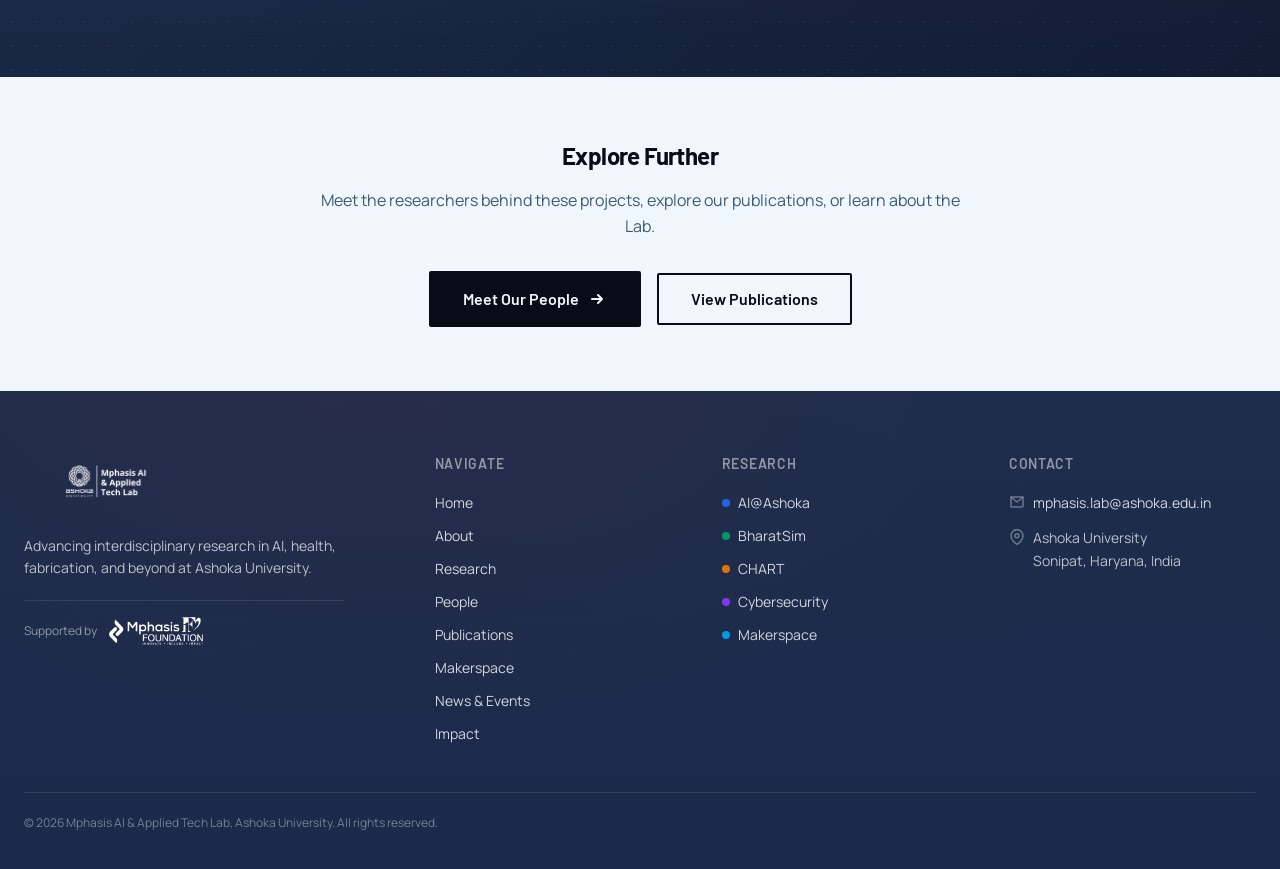
<file: pages/research.html>
<!DOCTYPE html>
<html lang="en">
<head>
  <meta charset="UTF-8">
  <meta name="viewport" content="width=device-width, initial-scale=1.0">
  <meta name="description" content="Research at the Mphasis AI & Applied Tech Lab — 25+ projects across 5 pillars: AI@Ashoka, BharatSim, CHART, Cybersecurity, and Makerspace.">
  <meta name="theme-color" content="#1B2A4A">

  <!-- Open Graph -->
  <meta property="og:title" content="Research | Mphasis AI & Applied Tech Lab">
  <meta property="og:description" content="25+ research projects across five pillars — from AI-driven drug discovery to India-scale epidemic modelling.">
  <meta property="og:type" content="website">

  <title>Research | Mphasis AI & Applied Tech Lab</title>

  <link rel="icon" type="image/png" sizes="32x32" href="../src/assets/images/logos/favicon-32.png">
  <link rel="icon" type="image/png" sizes="16x16" href="../src/assets/images/logos/favicon-16.png">
  <link rel="apple-touch-icon" sizes="180x180" href="../src/assets/images/logos/apple-touch-icon.png">
  <link rel="preconnect" href="https://fonts.googleapis.com">
  <link rel="preconnect" href="https://fonts.gstatic.com" crossorigin>
  <link href="https://fonts.googleapis.com/css2?family=Barlow:wght@400;500;600;700&family=Manrope:wght@400;500;600;700&family=JetBrains+Mono:wght@400;500;600;700&display=swap" rel="stylesheet">

  <link rel="stylesheet" href="../src/css/variables.css">
  <link rel="stylesheet" href="../src/css/reset.css">
  <link rel="stylesheet" href="../src/css/base.css">
  <link rel="stylesheet" href="../src/css/layout.css">
  <link rel="stylesheet" href="../src/css/header.css">
  <link rel="stylesheet" href="../src/css/footer.css">
  <link rel="stylesheet" href="../src/css/components.css">
  <link rel="stylesheet" href="../src/css/animations.css">
  <link rel="stylesheet" href="../src/css/pages.css">
  <link rel="stylesheet" href="../src/css/detail-pages.css">
  <link rel="stylesheet" href="../src/css/utilities.css">
  <link rel="stylesheet" href="../src/css/search.css">
</head>
<body>
  <a href="#main-content" class="skip-link">Skip to main content</a>
  <div class="progress-bar" id="progress-bar" aria-hidden="true"></div>

  <div class="page">

    <!-- Search Overlay -->
    <div class="search-overlay" id="search-overlay" role="dialog" aria-modal="true" aria-label="Search" hidden>
      <div class="search-overlay__backdrop"></div>
      <div class="search-overlay__panel">
        <div class="search-overlay__header">
          <div class="search-overlay__input-wrapper">
            <svg class="search-overlay__icon" width="20" height="20" viewBox="0 0 20 20" fill="none" stroke="currentColor" stroke-width="2" stroke-linecap="round" stroke-linejoin="round"><circle cx="8.5" cy="8.5" r="5.5"/><path d="M13 13l4 4"/></svg>
            <input type="search" class="search-overlay__input" id="search-input" placeholder="Search projects, people, publications..." autocomplete="off">
            <kbd class="search-overlay__kbd">ESC</kbd>
          </div>
        </div>
        <div class="search-overlay__results" id="search-results" aria-live="polite">
          <div class="search-overlay__empty">
            <p class="search-overlay__empty-text">Type to search across projects, people, and publications</p>
          </div>
        </div>
        <div class="search-overlay__footer">
          <span><kbd>&#8984;</kbd><kbd>K</kbd> to toggle</span>
          <span><kbd>&#8593;</kbd><kbd>&#8595;</kbd> to navigate</span>
          <span><kbd>Enter</kbd> to select</span>
        </div>
      </div>
    </div>

    <!-- HEADER -->
    <header class="header" role="banner">
      <div class="header__inner">
        <a href="../index.html" class="header__logo" aria-label="Mphasis AI & Applied Tech Lab — Home">
          <img src="../src/assets/images/logos/lab-logo.png" alt="Mphasis AI & Applied Tech Lab Logo">
        </a>
        <nav class="nav" role="navigation" aria-label="Primary navigation">
          <a href="../index.html" class="nav__link">Home</a>
          <a href="about.html" class="nav__link">About</a>
          <a href="research.html" class="nav__link nav__link--active">Research</a>
          <a href="people.html" class="nav__link">People</a>
          <a href="publications.html" class="nav__link">Publications</a>
          <a href="makerspace.html" class="nav__link">Makerspace</a>
          <a href="news.html" class="nav__link">News & Events</a>
          <a href="impact.html" class="nav__link">Impact</a>
          <a href="contact.html" class="nav__link">Contact</a>
        </nav>
        <div class="header__actions">
          <button class="header__search-trigger" aria-label="Search" aria-expanded="false" aria-controls="search-overlay">
            <svg width="20" height="20" viewBox="0 0 20 20" fill="none" stroke="currentColor" stroke-width="2" stroke-linecap="round" stroke-linejoin="round"><circle cx="8.5" cy="8.5" r="5.5"/><path d="M13 13l4 4"/></svg>
          </button>
          <button class="header__menu-toggle" aria-label="Toggle navigation menu" aria-expanded="false" aria-controls="mobile-nav">
            <span></span><span></span><span></span>
          </button>
        </div>
      </div>
    </header>

    <!-- Mobile Navigation -->
    <nav class="nav-mobile" id="mobile-nav" role="navigation" aria-label="Mobile navigation">
      <a href="../index.html" class="nav-mobile__link">Home</a>
      <a href="about.html" class="nav-mobile__link">About</a>
      <a href="research.html" class="nav-mobile__link nav-mobile__link--active">Research</a>
      <a href="people.html" class="nav-mobile__link">People</a>
      <a href="publications.html" class="nav-mobile__link">Publications</a>
      <a href="makerspace.html" class="nav-mobile__link">Makerspace</a>
      <a href="news.html" class="nav-mobile__link">News & Events</a>
      <a href="impact.html" class="nav-mobile__link">Impact</a>
      <a href="contact.html" class="nav-mobile__link">Contact</a>
    </nav>

    <!-- MAIN CONTENT -->
    <main class="page__content" id="main-content" role="main">

      <!-- Page Hero -->
      <section class="page-hero">
        <canvas class="page-hero__canvas" data-page="research" aria-hidden="true"></canvas>
        <div class="container">
          <span class="page-hero__eyebrow reveal">Research</span>
          <h1 class="page-hero__title reveal">Our Research</h1>
          <p class="page-hero__description reveal">
            25+ projects across five pillars — from AI-driven drug discovery and India-scale epidemic modelling to post-quantum cryptography and digital fabrication.
          </p>
        </div>
      </section>

      <!-- Pillar Filter -->
      <section class="section section--sm">
        <div class="container">
          <div class="filter-bar reveal" id="pillar-filter" role="toolbar" aria-label="Filter by research pillar">
            <button class="filter-bar__btn filter-bar__btn--active" data-filter="all" aria-pressed="true">All Pillars</button>
            <button class="filter-bar__btn" data-filter="ai" aria-pressed="false">AI@Ashoka</button>
            <button class="filter-bar__btn" data-filter="bharatsim" aria-pressed="false">BharatSim</button>
            <button class="filter-bar__btn" data-filter="chart" aria-pressed="false">CHART</button>
            <button class="filter-bar__btn" data-filter="cyber" aria-pressed="false">Cybersecurity</button>
            <button class="filter-bar__btn" data-filter="makerspace" aria-pressed="false">Makerspace</button>
          </div>
          <div class="filter-bar filter-bar--secondary reveal" id="theme-filter" role="toolbar" aria-label="Filter by research theme" style="margin-top: var(--space-3);">
            <button class="filter-bar__btn filter-bar__btn--active" data-filter="all" aria-pressed="true">All Themes</button>
          </div>
          <div id="filter-live" class="sr-only" aria-live="polite" aria-atomic="true"></div>
        </div>
      </section>

      <!-- ═══════════════════════════════════════
           PILLAR 1: AI@ASHOKA
           ═══════════════════════════════════════ -->
      <section class="section filter-target" id="ai" data-section-pillar="ai" style="--pillar-color: var(--pillar-ai); --pillar-light: var(--pillar-ai-bg);">
        <div class="container">
          <div class="pillar-section__header reveal">
            <div class="pillar-section__icon">
              <svg viewBox="0 0 24 24" fill="none" stroke="currentColor" stroke-width="1.5" stroke-linecap="round" stroke-linejoin="round">
                <circle cx="12" cy="12" r="3"/><path d="M12 2v4M12 18v4M2 12h4M18 12h4"/><path d="M5.6 5.6l2.9 2.9M15.5 15.5l2.9 2.9M18.4 5.6l-2.9 2.9M8.5 15.5l-2.9 2.9"/>
              </svg>
            </div>
            <div class="pillar-section__meta">
              <h2 class="pillar-section__title">AI@Ashoka</h2>
              <p class="pillar-section__subtitle">Artificial intelligence and machine learning applied across health, biodiversity, education, policy, and materials science. Spanning Computer Science, Biology, Chemistry, Environmental Studies, Physics, Psychology, and the Centre for Writing and Communication (CWC).</p>
              <div class="pillar-section__stats">
                <span class="pillar-section__stat"><strong>14</strong> projects</span>
                <span class="pillar-section__stat"><strong>17</strong> faculty</span>

              </div>
            </div>
          </div>

          <div class="grid grid--2 reveal-stagger" style="gap: var(--space-5);">

            <!-- Cancer Ascend -->
            <article class="project-list-card reveal" data-pillar="ai">
              <div class="project-list-card__body">
                <h3 class="project-list-card__title">Cancer Ascend</h3>
                <p class="project-list-card__pi">Debayan Gupta &amp; Shubhasis Haldar</p>
                <p class="project-list-card__desc">OncoMark framework published in Communications Biology (Nature portfolio) — first tool to predict all 10 cancer hallmarks concurrently, with high accuracy across multiple cancer types and independent validation cohorts.</p>
              </div>
            </article>

            <!-- NS3 Inhibitors -->
            <article class="project-list-card reveal" data-pillar="ai">
              <div class="project-list-card__body">
                <h3 class="project-list-card__title">Dengue NS3 Protease Inhibitors</h3>
                <p class="project-list-card__pi">Sourav Chatterjee &amp; Rintu Kutum</p>
                <p class="project-list-card__desc">Screened millions of molecules using ensemble ML and identified promising compounds as potential dengue NS3 protease inhibitors. A lead compound demonstrated significant viral inhibition in experimental validation with IISER Kolkata.</p>
              </div>
            </article>

            <!-- AI-Driven Antibiotic Discovery -->
            <article class="project-list-card reveal" data-pillar="ai">
              <div class="project-list-card__body">
                <h3 class="project-list-card__title">AI-Driven Antibiotic Discovery</h3>
                <p class="project-list-card__pi">Imroze Khan</p>
                <p class="project-list-card__desc">Discovering antimicrobial peptides from archaic hominin genomes — identified ~10,000 AMPs from 11 lineages including Neanderthal and Denisovan. 178 peptides validated via molecular dynamics, 4 synthesized for in-vitro screening against multidrug-resistant pathogens.</p>
              </div>
            </article>

            <!-- AI-Powered Biomarker Discovery -->
            <article class="project-list-card reveal" data-pillar="ai">
              <div class="project-list-card__body">
                <h3 class="project-list-card__title">AI-Powered Biomarker Discovery</h3>
                <p class="project-list-card__pi">Kasturi Mitra</p>
                <p class="project-list-card__desc">Using AI and cancer cell biology to predict mitochondrial redox function from structural features. Machine learning models demonstrated strong predictive performance across experimental groups, with a meta-learning approach generalizing effectively to unseen data.</p>
              </div>
            </article>

            <!-- Demographic Inference -->
            <article class="project-list-card reveal" data-pillar="ai">
              <div class="project-list-card__body">
                <h3 class="project-list-card__title">AI-Driven Demographic Inference</h3>
                <p class="project-list-card__pi">Kritika Garg &amp; Balaji Chattopadhyay</p>
                <p class="project-list-card__desc">ML pipeline for inferring demographic history from genetic data. Validated on real-world Siamese crocodile genetic data, successfully predicting a documented population bottleneck.</p>
              </div>
            </article>

            <!-- AIM-Flow -->
            <article class="project-list-card reveal" data-pillar="ai">
              <div class="project-list-card__body">
                <h3 class="project-list-card__title">AIM-Flow</h3>
                <p class="project-list-card__pi">Rama Akondy</p>
                <p class="project-list-card__desc">AI tools for acute myeloid leukemia diagnosis from flow cytometry data. Validated on public datasets with strong classification performance across patient cohorts.</p>
              </div>
            </article>

            <!-- Infant Gaze -->
            <article class="project-list-card reveal" data-pillar="ai">
              <div class="project-list-card__body">
                <h3 class="project-list-card__title">Infant Gaze Pattern Analysis</h3>
                <p class="project-list-card__pi">Madhavi Maganti</p>
                <p class="project-list-card__desc">Screening infant neurodevelopmental risk using AI analysis of gaze patterns at Dr. RML Hospital, New Delhi. Hundreds of infants assessed using a structured clinical framework by neonatologists, with ML-based age classification models developed.</p>
              </div>
            </article>

            <!-- COF Screening -->
            <article class="project-list-card reveal" data-pillar="ai">
              <div class="project-list-card__body">
                <h3 class="project-list-card__title">High-Throughput COF Screening</h3>
                <p class="project-list-card__pi">Vidya Avasare</p>
                <p class="project-list-card__desc">AI-accelerated discovery of Covalent Organic Frameworks for carbon dioxide capture. Large-scale computational screening pipeline developed with hundreds of optimized structures and a curated experimental database.</p>
              </div>
            </article>

            <!-- Fire Mapping -->
            <article class="project-list-card reveal" data-pillar="ai">
              <div class="project-list-card__body">
                <h3 class="project-list-card__title">High-Resolution Fire Mapping</h3>
                <p class="project-list-card__pi">Meghna Agarwala</p>
                <p class="project-list-card__desc">High-resolution AI models for fire detection using satellite imagery. 35 students trained on GIS, remote sensing, and ML. Presented at NASA-SARI meeting. Wall-to-wall fire product code finalized for Central India.</p>
              </div>
            </article>

            <!-- Pollen Project -->
            <article class="project-list-card reveal" data-pillar="ai">
              <div class="project-list-card__body">
                <h3 class="project-list-card__title">AI Detection of Pollen</h3>
                <p class="project-list-card__pi">Meghna Agarwala</p>
                <p class="project-list-card__desc">AI-powered pollen identification for paleo-ecology. Pollen library calibrated for 12 taxa with 40+ species from Satpura Tiger Reserve. Robotic microscope attachment developed with Digital Makerspace. PI awarded Schmidt AI for Science Fellowship at Oxford.</p>
              </div>
            </article>

            <!-- Acoustic Biodiversity -->
            <article class="project-list-card reveal" data-pillar="ai">
              <div class="project-list-card__body">
                <h3 class="project-list-card__title">Acoustic Biodiversity Monitoring</h3>
                <p class="project-list-card__pi">Bittu Kaveri Rajaraman</p>
                <p class="project-list-card__desc">Automating biodiversity assessment through acoustic monitoring of ground insect species in Assam. ~120 hours of audio data collected over 55+ recording days in Bihpuria, North Lakhimpur District.</p>
              </div>
            </article>

            <!-- CS Pedagogy -->
            <article class="project-list-card reveal" data-pillar="ai">
              <div class="project-list-card__body">
                <h3 class="project-list-card__title">Adaptive &amp; Inclusive CS Pedagogy</h3>
                <p class="project-list-card__pi">Aalok Thakkar</p>
                <p class="project-list-card__desc">BOOP (VS Code extension for formal methods) and SocraticAI (guardrailed LLM for scaffolded learning) deployed across 2 semesters at Ashoka. 4 papers at ACM COMPUTE 2025. Selected for India-AI Impact Summit Casebook by the Ministry of Electronics and Information Technology.</p>
              </div>
            </article>

            <!-- CWC -->
            <article class="project-list-card reveal" data-pillar="ai">
              <div class="project-list-card__body">
                <h3 class="project-list-card__title">Assistive AI for Academic Writing (CWC)</h3>
                <p class="project-list-card__pi">Neerav Dwivedi, Sampurna Dutta &amp; Archishman Sarker</p>
                <p class="project-list-card__desc">Assessed AI tools for argumentation in academic writing through a controlled experiment with 26 participants across 5 disciplines. Report launched February 2026 with an AI &amp; Academic Integrity Workshop (34 attendees).</p>
              </div>
            </article>

            <!-- IndiaMediaLens -->
            <article class="project-list-card reveal" data-pillar="ai">
              <div class="project-list-card__body">
                <h3 class="project-list-card__title">IndiaMediaLens</h3>
                <p class="project-list-card__pi">Anirban Sen &amp; Debayan Gupta</p>
                <p class="project-list-card__desc">Two live systems for media monitoring: a News Adjudication Monitor dashboard and a Chrome browser plugin with bias indicators. Analyses thousands of articles from 20+ sources alongside decades of Press Council data.</p>
              </div>
            </article>

          </div>
        </div>
      </section>

      <!-- ═══════════════════════════════════════
           PILLAR 2: BHARATSIM
           ═══════════════════════════════════════ -->
      <section class="section section--alt filter-target" id="bharatsim" data-section-pillar="bharatsim" style="--pillar-color: var(--pillar-bharatsim); --pillar-light: var(--pillar-bharatsim-bg);">
        <div class="container">
          <div class="pillar-section__header reveal">
            <div class="pillar-section__icon">
              <svg viewBox="0 0 24 24" fill="none" stroke="currentColor" stroke-width="1.5" stroke-linecap="round" stroke-linejoin="round">
                <path d="M2 12c2-3 4-3 6 0s4 3 6 0 4-3 6 0"/><path d="M2 7c2-3 4-3 6 0s4 3 6 0 4-3 6 0" opacity="0.4"/><path d="M2 17c2-3 4-3 6 0s4 3 6 0 4-3 6 0" opacity="0.4"/>
              </svg>
            </div>
            <div class="pillar-section__meta">
              <h2 class="pillar-section__title">BharatSim</h2>
              <p class="pillar-section__subtitle">Distributed, multi-scale agent-based simulation framework for epidemic modelling and population health. International media coverage across 20+ outlets including BBC.</p>
              <div class="pillar-section__stats">
                <span class="pillar-section__stat"><strong>1</strong> project</span>
                <span class="pillar-section__stat"><strong>10+</strong> invited talks</span>

              </div>
            </div>
          </div>

          <div class="grid grid--2 reveal-stagger" style="gap: var(--space-5);">

            <article class="project-list-card reveal" data-pillar="bharatsim">
              <div class="project-list-card__body">
                <h3 class="project-list-card__title">BharatSim Agent-Based Modelling</h3>
                <p class="project-list-card__pi">Gautam Menon &amp; Debayan Gupta</p>
                <p class="project-list-card__desc">H5N1 avian influenza modelling paper published in BMC Public Health, covered by BBC, NDTV, CNBC-TV18, Nature India, and 20+ international outlets. Presentations at Wellcome Trust (London), WHO-SEARO, Border Security Force Academy, IIM Kozhikode, and more.</p>
              </div>
            </article>

          </div>
        </div>
      </section>

      <!-- ═══════════════════════════════════════
           PILLAR 3: CHART
           ═══════════════════════════════════════ -->
      <section class="section filter-target" id="chart" data-section-pillar="chart" style="--pillar-color: var(--pillar-chart); --pillar-light: var(--pillar-chart-bg);">
        <div class="container">
          <div class="pillar-section__header reveal">
            <div class="pillar-section__icon">
              <svg viewBox="0 0 24 24" fill="none" stroke="currentColor" stroke-width="1.5" stroke-linecap="round" stroke-linejoin="round">
                <path d="M3 12h4l3-6 4 12 3-6h4"/>
              </svg>
            </div>
            <div class="pillar-section__meta">
              <h2 class="pillar-section__title">CHART</h2>
              <p class="pillar-section__subtitle">Centre for Health Analytics Research and Trends — AI at the intersection of healthcare, food systems, and translational medicine. Organized the first International Workshop on Multimodal Food Computing at ACM Multimedia 2025.</p>
              <div class="pillar-section__stats">
                <span class="pillar-section__stat"><strong>3</strong> projects</span>
                <span class="pillar-section__stat"><strong>8+</strong> publications</span>

              </div>
            </div>
          </div>

          <div class="grid grid--2 reveal-stagger" style="gap: var(--space-5);">

            <!-- Folk Computing -->
            <article class="project-list-card reveal" data-pillar="chart">
              <div class="project-list-card__body">
                <h3 class="project-list-card__title">Folk Computing for Abdominal Pain</h3>
                <p class="project-list-card__pi">Rintu Kutum</p>
                <p class="project-list-card__desc">PRISM (Physician Rules Integrated with Small LLMs) for conversational diagnosis of abdominal pain, accepted at NeurIPS 2025 GenAI4Health Workshop. Supports Hindi voice interaction for accessible clinical use.</p>
              </div>
            </article>

            <!-- Multimodal Food Computing -->
            <article class="project-list-card reveal" data-pillar="chart">
              <div class="project-list-card__body">
                <h3 class="project-list-card__title">Multimodal Food Computing</h3>
                <p class="project-list-card__pi">Lipika Dey &amp; Partha Pratim Das</p>
                <p class="project-list-card__desc">Multiple peer-reviewed publications. Organized MMFood'25 at ACM Multimedia in Dublin. SmartDiet won the Promising Innovation Award at INFUSE Innovation Summit 2025. Food Composition Table expanded to 10,000+ recipes. Indian Recipe Dialogue System (IRDS) deployed with voice interaction and vernacular language support.</p>
              </div>
            </article>

            <!-- TNBC -->
            <article class="project-list-card reveal" data-pillar="chart">
              <div class="project-list-card__body">
                <h3 class="project-list-card__title">Triple Negative Breast Cancer (TNBC)</h3>
                <p class="project-list-card__pi">L.S. Shashidhara</p>
                <p class="project-list-card__desc">Profiled 100+ TNBC patients across 9 actionable molecular markers. Presented at EACR 2025 in Lisbon. Clinical data curated from nearly 5,000 breast cancer cases. Key finding: patients with high tumour-infiltrating lymphocytes showed significantly better survival outcomes.</p>
              </div>
            </article>

          </div>
        </div>
      </section>

      <!-- ═══════════════════════════════════════
           PILLAR 4: CYBERSECURITY
           ═══════════════════════════════════════ -->
      <section class="section section--alt filter-target" id="cyber" data-section-pillar="cyber" style="--pillar-color: var(--pillar-cyber); --pillar-light: var(--pillar-cyber-bg);">
        <div class="container">
          <div class="pillar-section__header reveal">
            <div class="pillar-section__icon">
              <svg viewBox="0 0 24 24" fill="none" stroke="currentColor" stroke-width="1.5" stroke-linecap="round" stroke-linejoin="round">
                <path d="M12 3l8 4v5c0 5.5-3.8 10.2-8 12-4.2-1.8-8-6.5-8-12V7l8-4z"/><path d="M9 12l2 2 4-4"/>
              </svg>
            </div>
            <div class="pillar-section__meta">
              <h2 class="pillar-section__title">Cybersecurity</h2>
              <p class="pillar-section__subtitle">Post-quantum cryptography research developing DNS security protocols resilient against quantum computing threats. Published at ACM ASIACCS 2025.</p>
              <div class="pillar-section__stats">
                <span class="pillar-section__stat"><strong>1</strong> project</span>
                <span class="pillar-section__stat"><strong>4</strong> publications</span>

              </div>
            </div>
          </div>

          <div class="grid grid--2 reveal-stagger" style="gap: var(--space-5);">

            <article class="project-list-card reveal" data-pillar="cyber">
              <div class="project-list-card__body">
                <h3 class="project-list-card__title">Post-Quantum Cryptography (PQC)</h3>
                <p class="project-list-card__pi">Mahavir Jhawar</p>
                <p class="project-list-card__desc">Presented at ACM ASIACCS 2025 (Hanoi). Research spans post-quantum DNS security protocols, lattice-based cryptographic foundations, and network security analysis.</p>
              </div>
            </article>

          </div>
        </div>
      </section>

      <!-- ═══════════════════════════════════════
           PILLAR 5: MAKERSPACE
           ═══════════════════════════════════════ -->
      <section class="section filter-target" id="makerspace" data-section-pillar="makerspace" style="--pillar-color: var(--pillar-makerspace); --pillar-light: var(--pillar-makerspace-bg);">
        <div class="container">
          <div class="pillar-section__header reveal">
            <div class="pillar-section__icon">
              <img src="../src/assets/images/logos/makerspace-logo.png" alt="Makerspace logo">
            </div>
            <div class="pillar-section__meta">
              <h2 class="pillar-section__title">Makerspace</h2>
              <p class="pillar-section__subtitle">Digital fabrication lab, scientific instrumentation, student innovation hub, and enabling platform for research across all pillars. Publications in Nature portfolio and Proceedings of the Royal Society B.</p>
              <div class="pillar-section__stats">
                <span class="pillar-section__stat"><strong>4</strong> projects</span>
                <span class="pillar-section__stat"><strong>2,000+</strong> K-12 students</span>

              </div>
            </div>
          </div>

          <div class="grid grid--2 reveal-stagger" style="gap: var(--space-5);">

            <!-- Digital Makerspace -->
            <article class="project-list-card reveal" data-pillar="makerspace">
              <div class="project-list-card__body">
                <h3 class="project-list-card__title">Digital Makerspace</h3>
                <p class="project-list-card__pi">Deepraj Pandey, Sai Khurana &amp; Kanishk Singh</p>
                <p class="project-list-card__desc">Innovation hub reaching ~1,450 students and 2,000+ school students. Major equipment includes laser cutters, CNC routers, industrial 3D printers, and drones. Hosted RedBrick Hacks III (430+ applicants from 91 universities).</p>
              </div>
            </article>

            <!-- CMT -->
            <article class="project-list-card reveal" data-pillar="makerspace">
              <div class="project-list-card__body">
                <h3 class="project-list-card__title">Covalent Magnetic Tweezers (CMT)</h3>
                <p class="project-list-card__pi">Debayan Gupta &amp; Shubhasis Haldar</p>
                <p class="project-list-card__desc">Built a complete single-molecule force spectroscopy instrument — described as "unique in India." Published in Communications Biology (Nature), Protein Science, and Biochemistry. Awarded Cell Press Technology of the Month.</p>
              </div>
            </article>

            <!-- Table Top Experiments -->
            <article class="project-list-card reveal" data-pillar="makerspace">
              <div class="project-list-card__body">
                <h3 class="project-list-card__title">Table-Top Glacier Flow Dynamics</h3>
                <p class="project-list-card__pi">Pramoda Kumar</p>
                <p class="project-list-card__desc">Table-top fluid experiments studying glacier flow dynamics. Controlled experiments confirmed self-similar flow profiles. Analysis of fingering instability developed. 3rd place at Meera Memorial Competition.</p>
              </div>
            </article>

            <!-- Pedagogical Experiments -->
            <article class="project-list-card reveal" data-pillar="makerspace">
              <div class="project-list-card__body">
                <h3 class="project-list-card__title">Pedagogical Physics Experiments</h3>
                <p class="project-list-card__pi">Pramoda Kumar</p>
                <p class="project-list-card__desc">Quantum optics and statistical physics experimental setups designed and built for the Physics department curriculum, enabling hands-on learning with advanced instrumentation.</p>
              </div>
            </article>

          </div>
        </div>
      </section>

      <!-- Research Stats -->
      <section class="section section--dark section--lg">
        <div class="container">
          <div class="section__header text-center reveal">
            <span class="section__eyebrow">Cumulative Impact</span>
            <h2 class="section__title">Research at a Glance</h2>
          </div>
          <div class="stats-grid reveal-stagger">
            <div class="stat-card reveal">
              <div class="stat-card__number" data-count="25">0<span class="stat-card__suffix">+</span></div>
              <div class="stat-card__label">Research Projects</div>
            </div>
            <div class="stat-card reveal">
              <div class="stat-card__number" data-count="27">0<span class="stat-card__suffix">+</span></div>
              <div class="stat-card__label">Ashoka Faculty</div>
            </div>
            <div class="stat-card reveal">
              <div class="stat-card__number" data-count="30">0<span class="stat-card__suffix">+</span></div>
              <div class="stat-card__label">Publications</div>
            </div>
            <div class="stat-card reveal">
              <div class="stat-card__number" data-count="7">0</div>
              <div class="stat-card__label">Departments Spanned</div>
            </div>
          </div>
        </div>
      </section>

      <!-- CTA -->
      <section class="section">
        <div class="container text-center">
          <h2 class="section__title reveal">Explore Further</h2>
          <p class="section__description reveal" style="margin: 0 auto var(--space-8);">
            Meet the researchers behind these projects, explore our publications, or learn about the Lab.
          </p>
          <div class="hero__actions reveal" style="justify-content: center;">
            <a href="people.html" class="btn btn--primary btn--lg">
              Meet Our People
              <svg class="btn__arrow" width="20" height="20" viewBox="0 0 20 20" fill="none" stroke="currentColor" stroke-width="2" stroke-linecap="round" stroke-linejoin="round"><path d="M5 10h10M11 6l4 4-4 4"/></svg>
            </a>
            <a href="publications.html" class="btn btn--secondary btn--lg">View Publications</a>
          </div>
        </div>
      </section>

    </main>

    <!-- FOOTER -->
    <footer class="footer" role="contentinfo">
      <div class="container">
        <div class="footer__grid">
          <div class="footer__brand">
            <img src="../src/assets/images/logos/lab-logo.png" alt="Lab Logo" class="footer__brand-logo">
            <p class="footer__brand-text">
              Advancing interdisciplinary research in AI, health, fabrication, and beyond at Ashoka University.
            </p>
            <div class="footer__brand-partner">
              <span>Supported by</span>
              <img src="../src/assets/images/logos/mphasis-foundation.png" alt="Mphasis F1 Foundation">
            </div>
          </div>
          <div>
            <h4 class="footer__heading">Navigate</h4>
            <div class="footer__links">
              <a href="../index.html" class="footer__link">Home</a>
              <a href="about.html" class="footer__link">About</a>
              <a href="research.html" class="footer__link">Research</a>
              <a href="people.html" class="footer__link">People</a>
              <a href="publications.html" class="footer__link">Publications</a>
              <a href="makerspace.html" class="footer__link">Makerspace</a>
              <a href="news.html" class="footer__link">News & Events</a>
              <a href="impact.html" class="footer__link">Impact</a>
            </div>
          </div>
          <div>
            <h4 class="footer__heading">Research</h4>
            <div class="footer__links">
              <a href="pillar.html?pillar=ai" class="footer__pillar-link">
                <span class="footer__pillar-dot" style="background-color: var(--pillar-ai);"></span>
                AI@Ashoka
              </a>
              <a href="pillar.html?pillar=bharatsim" class="footer__pillar-link">
                <span class="footer__pillar-dot" style="background-color: var(--pillar-bharatsim);"></span>
                BharatSim
              </a>
              <a href="pillar.html?pillar=chart" class="footer__pillar-link">
                <span class="footer__pillar-dot" style="background-color: var(--pillar-chart);"></span>
                CHART
              </a>
              <a href="pillar.html?pillar=cyber" class="footer__pillar-link">
                <span class="footer__pillar-dot" style="background-color: var(--pillar-cyber);"></span>
                Cybersecurity
              </a>
              <a href="pillar.html?pillar=makerspace" class="footer__pillar-link">
                <span class="footer__pillar-dot" style="background-color: var(--pillar-makerspace);"></span>
                Makerspace
              </a>
            </div>
          </div>
          <div>
            <h4 class="footer__heading">Contact</h4>
            <div>
              <div class="footer__contact-item">
                <svg width="16" height="16" viewBox="0 0 16 16" fill="none" stroke="currentColor" stroke-width="1.5" stroke-linecap="round" stroke-linejoin="round"><rect x="2" y="3" width="12" height="10" rx="1"/><path d="M2 3l6 5 6-5"/></svg>
                <a href="mailto:mphasis.lab@ashoka.edu.in" style="color: rgba(255,255,255,0.8);">mphasis.lab@ashoka.edu.in</a>
              </div>
              <div class="footer__contact-item">
                <svg width="16" height="16" viewBox="0 0 16 16" fill="none" stroke="currentColor" stroke-width="1.5" stroke-linecap="round" stroke-linejoin="round"><path d="M14 6.7C14 11.3 8 15.3 8 15.3S2 11.3 2 6.7a6 6 0 1 1 12 0z"/><circle cx="8" cy="6.7" r="2"/></svg>
                <span>Ashoka University<br>Sonipat, Haryana, India</span>
              </div>
            </div>
          </div>
        </div>
        <div class="footer__bottom">
          <p class="footer__copyright">&copy; 2026 Mphasis AI & Applied Tech Lab, Ashoka University. All rights reserved.</p>
          <div class="footer__bottom-links">
          </div>
        </div>
      </div>
    </footer>

  </div>

  <script src="../src/data/projects.js"></script>
  <script src="../src/data/people.js"></script>
  <script src="../src/data/publications.js"></script>
  <script src="../src/data/pillars.js"></script>
  <script src="../src/vendor/gsap.min.js"></script>
  <script src="../src/vendor/ScrollTrigger.min.js"></script>
  <script src="../src/js/gsap-animations.js"></script>
  <script src="../src/js/main.js"></script>
  <script src="../src/js/search.js"></script>
  <script>
    /* Make project cards link to detail pages */
    (function () {
      var slugMap = {
        'Cancer Ascend': 'cancer-ascend',
        'Dengue NS3 Protease': 'ns3-inhibitors',
        'AI-Driven Antibiotic Discovery': 'ai-antibiotic-discovery',
        'AI-Powered Biomarker Discovery': 'ai-biomarker-discovery',
        'AI-Driven Demographic Inference': 'ai-demographic-inference',
        'AIM-Flow': 'aim-flow',
        'Infant Gaze Pattern Analysis': 'infant-gaze-analysis',
        'High-Throughput COF Screening': 'cof-screening',
        'High-Resolution Fire Mapping': 'fire-mapping',
        'AI Detection of Pollen': 'pollen-project',
        'Acoustic Biodiversity Monitoring': 'acoustic-biodiversity',
        'CS Pedagogy': 'cs-pedagogy',
        'Assistive AI for Academic Writing': 'cwc',
        'IndiaMediaLens': 'indiamedialens',
        'BharatSim Agent-Based Modelling': 'bharatsim',
        'Folk Computing for Abdominal Pain': 'folk-computing',
        'Multimodal Food Computing': 'multimodal-food-computing',
        'Triple Negative Breast Cancer': 'tnbc',
        'Post-Quantum Cryptography': 'pqc',
        'Covalent Magnetic Tweezers': 'cmt',
        'Digital Makerspace': 'digital-makerspace',
        'Table-Top Glacier Flow': 'table-top-experiments',
        'Pedagogical Physics': 'pedagogical-experiments'
      };

      document.querySelectorAll('.project-list-card').forEach(function (card) {
        var titleEl = card.querySelector('.project-list-card__title');
        if (!titleEl) return;
        var text = titleEl.textContent.trim();

        var slug = null;
        for (var key in slugMap) {
          if (text.indexOf(key) !== -1) { slug = slugMap[key]; break; }
        }
        if (!slug) return;

        var link = document.createElement('a');
        link.href = 'project.html?id=' + slug;
        link.className = 'related-project-card';
        link.style.textDecoration = 'none';
        link.style.color = 'inherit';
        card.parentNode.insertBefore(link, card);
        link.appendChild(card);
      });

      /* Make pillar section titles link to pillar pages */
      var pillarMap = { ai: 'ai', bharatsim: 'bharatsim', chart: 'chart', cyber: 'cyber', makerspace: 'makerspace' };
      document.querySelectorAll('[id]').forEach(function (section) {
        if (!pillarMap[section.id]) return;
        var title = section.querySelector('.pillar-section__title');
        if (!title) return;
        var link = document.createElement('a');
        link.href = 'pillar.html?pillar=' + pillarMap[section.id];
        link.style.color = 'inherit';
        link.style.textDecoration = 'none';
        link.innerHTML = title.innerHTML + ' <svg width="16" height="16" viewBox="0 0 16 16" fill="none" stroke="currentColor" stroke-width="2" stroke-linecap="round" stroke-linejoin="round" style="vertical-align:middle;opacity:0.4;"><path d="M6 3l5 5-5 5"/></svg>';
        title.innerHTML = '';
        title.appendChild(link);
      });
    })();
  </script>

  <!-- Research Page Dynamic Filtering -->
  <script>
    (function () {
      'use strict';

      var themeFilter = document.getElementById('theme-filter');
      var pillarFilter = document.getElementById('pillar-filter');
      var liveRegion = document.getElementById('filter-live');
      if (!themeFilter || !pillarFilter) return;

      /* ── Collect themes from project data and annotate cards ── */
      var allThemes = {};
      var slugMap = {
        'Cancer Ascend': 'cancer-ascend', 'Dengue NS3 Protease': 'ns3-inhibitors',
        'AI-Driven Antibiotic Discovery': 'ai-antibiotic-discovery',
        'AI-Powered Biomarker Discovery': 'ai-biomarker-discovery',
        'AI-Driven Demographic Inference': 'ai-demographic-inference',
        'AIM-Flow': 'aim-flow', 'Infant Gaze Pattern Analysis': 'infant-gaze-analysis',
        'High-Throughput COF Screening': 'cof-screening',
        'High-Resolution Fire Mapping': 'fire-mapping',
        'AI Detection of Pollen': 'pollen-project',
        'Acoustic Biodiversity Monitoring': 'acoustic-biodiversity',
        'CS Pedagogy': 'cs-pedagogy', 'Assistive AI for Academic Writing': 'cwc',
        'IndiaMediaLens': 'indiamedialens',
        'BharatSim Agent-Based Modelling': 'bharatsim',
        'Folk Computing for Abdominal Pain': 'folk-computing',
        'Multimodal Food Computing': 'multimodal-food-computing',
        'Triple Negative Breast Cancer': 'tnbc',
        'Post-Quantum Cryptography': 'pqc',
        'Covalent Magnetic Tweezers': 'cmt',
        'Digital Makerspace': 'digital-makerspace',
        'Table-Top Glacier Flow': 'table-top-experiments',
        'Pedagogical Physics': 'pedagogical-experiments'
      };

      if (window.PROJECTS_DATA) {
        for (var pid in window.PROJECTS_DATA) {
          var p = window.PROJECTS_DATA[pid];
          if (p.themes) {
            p.themes.forEach(function (t) { allThemes[t] = true; });
          }
        }
      }

      /* Populate theme filter buttons */
      var themeList = Object.keys(allThemes).sort();
      themeList.forEach(function (theme) {
        var btn = document.createElement('button');
        btn.className = 'filter-bar__btn';
        btn.setAttribute('data-filter', theme);
        btn.setAttribute('aria-pressed', 'false');
        btn.textContent = theme;
        themeFilter.appendChild(btn);
      });

      /* Annotate project cards with data-themes */
      document.querySelectorAll('.project-list-card').forEach(function (card) {
        var titleEl = card.querySelector('.project-list-card__title');
        if (!titleEl) return;
        var text = titleEl.textContent.trim();
        var slug = null;
        for (var key in slugMap) {
          if (text.indexOf(key) !== -1) { slug = slugMap[key]; break; }
        }
        if (slug && window.PROJECTS_DATA && window.PROJECTS_DATA[slug] && window.PROJECTS_DATA[slug].themes) {
          card.setAttribute('data-themes', window.PROJECTS_DATA[slug].themes.join('|'));
        }
      });

      /* ── Filter state ── */
      var activePillar = 'all';
      var activeTheme = 'all';

      function applyFilters() {
        var sections = document.querySelectorAll('[data-section-pillar]');
        var totalVisible = 0;

        sections.forEach(function (section) {
          var sectionPillar = section.getAttribute('data-section-pillar');
          var pillarMatch = activePillar === 'all' || sectionPillar === activePillar;

          if (!pillarMatch) {
            section.style.display = 'none';
            return;
          }

          section.style.display = '';

          /* Theme filtering within visible sections */
          var cards = section.querySelectorAll('.project-list-card');
          var visibleInSection = 0;

          cards.forEach(function (card) {
            var themes = card.getAttribute('data-themes') || '';
            var themeMatch = activeTheme === 'all' || themes.indexOf(activeTheme) !== -1;

            /* The card might be wrapped in an <a.related-project-card> link */
            var wrapper = card.closest('.related-project-card') || card;

            if (themeMatch) {
              wrapper.style.display = '';
              visibleInSection++;
              totalVisible++;
            } else {
              wrapper.style.display = 'none';
            }
          });

          /* Hide section header if no cards match the theme filter */
          if (activeTheme !== 'all' && visibleInSection === 0) {
            section.style.display = 'none';
          }
        });

        /* Announce to screen readers */
        if (liveRegion) {
          liveRegion.textContent = totalVisible + ' project' + (totalVisible !== 1 ? 's' : '') + ' shown';
        }
      }

      /* ── Wire up pillar filter ── */
      pillarFilter.addEventListener('click', function (e) {
        var btn = e.target.closest('.filter-bar__btn');
        if (!btn) return;
        activePillar = btn.getAttribute('data-filter');
        pillarFilter.querySelectorAll('.filter-bar__btn').forEach(function (b) {
          b.classList.remove('filter-bar__btn--active');
          b.setAttribute('aria-pressed', 'false');
        });
        btn.classList.add('filter-bar__btn--active');
        btn.setAttribute('aria-pressed', 'true');
        applyFilters();
      });

      /* ── Wire up theme filter ── */
      themeFilter.addEventListener('click', function (e) {
        var btn = e.target.closest('.filter-bar__btn');
        if (!btn) return;
        activeTheme = btn.getAttribute('data-filter');
        themeFilter.querySelectorAll('.filter-bar__btn').forEach(function (b) {
          b.classList.remove('filter-bar__btn--active');
          b.setAttribute('aria-pressed', 'false');
        });
        btn.classList.add('filter-bar__btn--active');
        btn.setAttribute('aria-pressed', 'true');
        applyFilters();
      });

      /* ── Read URL params on load ── */
      var params = new URLSearchParams(window.location.search);
      var pillarParam = params.get('pillar');
      var themeParam = params.get('theme');

      if (pillarParam) {
        var pBtn = pillarFilter.querySelector('[data-filter="' + pillarParam + '"]');
        if (pBtn) pBtn.click();
      }
      if (themeParam) {
        var decoded = decodeURIComponent(themeParam);
        var tBtn = themeFilter.querySelector('[data-filter="' + decoded + '"]');
        if (tBtn) tBtn.click();
      }
    })();
  </script>
  <script src="../src/js/page-canvases.js"></script>
</body>
</html>
</file>
<file: src/css/variables.css>
/* ============================================
   DESIGN TOKENS — Version 2: "Foundation Edge"
   Concept: Mphasis F1 Foundation as primary identity.
   Technology-forward, confident, bold. Dark-first.
   The gradient arrow from the F1 logo as design motif.
   ============================================ */

:root {
  /* ── Brand Colors ── */
  --color-primary:       #009BDE;
  --color-primary-dark:  #006FA8;
  --color-primary-light: #B3E0F5;

  /* F1 logo gradient — the design motif */
  --gradient-f1-start: #D94F8A;
  --gradient-f1-mid:   #2DB5A3;
  --gradient-f1-end:   #5AC16B;
  --gradient-f1: linear-gradient(90deg, #D94F8A, #2DB5A3, #5AC16B);

  /* Legacy aliases for structural CSS compatibility */
  --color-navy:        #060D17;
  --color-navy-light:  #0D1B2E;
  --color-navy-dark:   #020811;
  --color-red:         #D94F8A;
  --color-red-light:   #F0A8C8;
  --color-red-dark:    #A83068;
  --color-blue:        #009BDE;
  --color-blue-light:  #33B0E6;
  --color-blue-dark:   #006FA8;

  /* ── Pillar Colors ── */
  --pillar-ai:              #2563EB;
  --pillar-ai-light:        #DBEAFE;
  --pillar-ai-bg:           #EFF6FF;
  --pillar-bharatsim:       #059669;
  --pillar-bharatsim-light: #D1FAE5;
  --pillar-bharatsim-bg:    #ECFDF5;
  --pillar-chart:           #D97706;
  --pillar-chart-light:     #FEF3C7;
  --pillar-chart-bg:        #FFFBEB;
  --pillar-cyber:           #7C3AED;
  --pillar-cyber-light:     #EDE9FE;
  --pillar-cyber-bg:        #F5F3FF;
  --pillar-makerspace:      #009BDE;
  --pillar-makerspace-light:#B3E0F5;
  --pillar-makerspace-bg:   #E3F2FB;

  /* ── Neutral Palette (cool-tinted) ── */
  --gray-50:   #F0F7FC;
  --gray-100:  #E3F2FB;
  --gray-200:  #C2DCF0;
  --gray-300:  #9BBDD8;
  --gray-400:  #6B99B8;
  --gray-500:  #4A7A9B;
  --gray-600:  #3D5A73;
  --gray-700:  #1F3448;
  --gray-800:  #0F1F30;
  --gray-900:  #0A1929;

  /* ── Semantic Colors ── */
  --color-text:           #0A1929;
  --color-text-secondary: #3D5A73;
  --color-text-muted:     #6B99B8;
  --color-text-inverse:   #F0F7FC;
  --color-link:           #009BDE;
  --color-link-hover:     #006FA8;
  --color-bg:             #F0F7FC;
  --color-bg-alt:         #E3F2FB;
  --color-bg-dark:        #060D17;
  --color-border:         #C2DCF0;
  --color-border-light:   #E3F2FB;

  /* ── Typography ── */
  --font-display: 'Barlow', -apple-system, BlinkMacSystemFont, sans-serif;
  --font-sans:    'Manrope', -apple-system, BlinkMacSystemFont, sans-serif;
  --font-mono:    'JetBrains Mono', 'Fira Code', 'Consolas', monospace;

  --text-xs:   0.75rem;
  --text-sm:   0.875rem;
  --text-base: 1rem;
  --text-lg:   1.125rem;
  --text-xl:   1.25rem;
  --text-2xl:  1.5rem;
  --text-3xl:  1.875rem;
  --text-4xl:  2.25rem;
  --text-5xl:  3rem;
  --text-6xl:  4.5rem;

  --weight-regular:   400;
  --weight-medium:    500;
  --weight-semibold:  600;
  --weight-bold:      700;
  --weight-extrabold: 800;

  --leading-tight:   1.25;
  --leading-snug:    1.375;
  --leading-normal:  1.5;
  --leading-relaxed: 1.625;
  --leading-loose:   2;

  --tracking-tight:   -0.025em;
  --tracking-normal:   0;
  --tracking-wide:     0.025em;
  --tracking-wider:    0.05em;
  --tracking-widest:   0.1em;

  /* ── Spacing Scale ── */
  --space-1:   0.25rem;
  --space-2:   0.5rem;
  --space-3:   0.75rem;
  --space-4:   1rem;
  --space-5:   1.25rem;
  --space-6:   1.5rem;
  --space-8:   2rem;
  --space-10:  2.5rem;
  --space-12:  3rem;
  --space-16:  4rem;
  --space-20:  5rem;
  --space-24:  6rem;
  --space-32:  8rem;

  /* ── Layout — wider, bolder ── */
  --container-sm:  640px;
  --container-md:  768px;
  --container-lg:  1024px;
  --container-xl:  1280px;
  --container-2xl: 1480px;
  --header-height: 72px;

  /* ── Borders — sharp, confident ── */
  --radius-sm:   0px;
  --radius-md:   2px;
  --radius-lg:   4px;
  --radius-xl:   6px;
  --radius-full: 9999px;

  /* ── Shadows (cool-tinted) ── */
  --shadow-sm:   0 1px 2px rgba(0, 26, 51, 0.07);
  --shadow-md:   0 4px 6px -1px rgba(0, 26, 51, 0.10), 0 2px 4px -2px rgba(0, 26, 51, 0.06);
  --shadow-lg:   0 10px 15px -3px rgba(0, 26, 51, 0.12), 0 4px 6px -4px rgba(0, 26, 51, 0.06);
  --shadow-xl:   0 20px 25px -5px rgba(0, 26, 51, 0.12), 0 8px 10px -6px rgba(0, 26, 51, 0.06);

  /* ── Transitions ── */
  --transition-fast:   150ms ease;
  --transition-base:   250ms ease;
  --transition-slow:   350ms ease;
  --transition-spring: 500ms cubic-bezier(0.34, 1.56, 0.64, 1);
}

/* ── Pillar Custom Properties via Data Attributes ── */
[data-pillar="ai"]         { --pillar-color: var(--pillar-ai);         --pillar-bg: var(--pillar-ai-bg);         --pillar-light: var(--pillar-ai-light); }
[data-pillar="bharatsim"]  { --pillar-color: var(--pillar-bharatsim);  --pillar-bg: var(--pillar-bharatsim-bg);  --pillar-light: var(--pillar-bharatsim-light); }
[data-pillar="chart"]      { --pillar-color: var(--pillar-chart);      --pillar-bg: var(--pillar-chart-bg);      --pillar-light: var(--pillar-chart-light); }
[data-pillar="cyber"]      { --pillar-color: var(--pillar-cyber);      --pillar-bg: var(--pillar-cyber-bg);      --pillar-light: var(--pillar-cyber-light); }
[data-pillar="makerspace"] { --pillar-color: var(--pillar-makerspace); --pillar-bg: var(--pillar-makerspace-bg); --pillar-light: var(--pillar-makerspace-light); }
</file>
<file: src/css/base.css>
/* ============================================
   BASE ELEMENT STYLES
   ============================================ */

body {
  font-family: var(--font-sans);
  font-size: var(--text-base);
  font-weight: var(--weight-regular);
  color: var(--color-text);
  background-color: var(--color-bg);
  line-height: var(--leading-normal);
}

/* ── Headings ── */

h1, h2, h3, h4, h5, h6 {
  font-family: var(--font-display);
  font-weight: var(--weight-bold);
  line-height: var(--leading-tight);
  color: var(--color-navy);
  letter-spacing: var(--tracking-tight);
}

h1 {
  font-size: var(--text-5xl);
  font-weight: var(--weight-extrabold);
}

h2 { font-size: var(--text-4xl); }
h3 { font-size: var(--text-2xl); }

h4 {
  font-size: var(--text-xl);
  font-weight: var(--weight-semibold);
}

h5 {
  font-size: var(--text-lg);
  font-weight: var(--weight-semibold);
}

h6 {
  font-size: var(--text-base);
  font-weight: var(--weight-semibold);
}

@media (max-width: 768px) {
  h1 { font-size: var(--text-4xl); }
  h2 { font-size: var(--text-3xl); }
  h3 { font-size: var(--text-xl); }
}

@media (max-width: 480px) {
  h1 { font-size: var(--text-3xl); }
  h2 { font-size: var(--text-2xl); }
}

/* ── Paragraphs ── */

p {
  margin-bottom: var(--space-4);
  line-height: var(--leading-relaxed);
  color: var(--color-text-secondary);
}

p:last-child {
  margin-bottom: 0;
}

/* ── Links ── */

a {
  color: var(--color-link);
  text-decoration: none;
  transition: color var(--transition-fast);
}

a:hover {
  color: var(--color-link-hover);
}

/* ── Focus ── */

a:focus-visible,
button:focus-visible,
input:focus-visible,
select:focus-visible,
textarea:focus-visible,
[tabindex]:focus-visible {
  outline: 2px solid var(--color-blue);
  outline-offset: 2px;
  border-radius: var(--radius-sm);
}

/* ── Lists ── */

.prose ul,
.prose ol {
  margin-bottom: var(--space-4);
  padding-left: var(--space-6);
}

.prose ul { list-style-type: disc; }
.prose ol { list-style-type: decimal; }

.prose li {
  margin-bottom: var(--space-2);
  line-height: var(--leading-relaxed);
  color: var(--color-text-secondary);
}

/* ── HR ── */

hr {
  border: none;
  border-top: 1px solid var(--color-border);
  margin: var(--space-8) 0;
}

/* ── Skip Link ── */

.skip-link {
  position: absolute;
  top: -100%;
  left: var(--space-4);
  z-index: 1200;
  padding: var(--space-3) var(--space-6);
  font-size: var(--text-sm);
  font-weight: var(--weight-semibold);
  color: var(--color-text-inverse);
  background-color: var(--color-navy);
  border-radius: 0 0 var(--radius-md) var(--radius-md);
  transition: top var(--transition-fast);
  text-decoration: none;
}

.skip-link:focus {
  top: 0;
  outline: 2px solid var(--color-blue);
  outline-offset: 2px;
  color: var(--color-text-inverse);
}

/* ── Selection ── */

::selection {
  background-color: var(--color-blue);
  color: var(--color-text-inverse);
}

/* ── Scrollbar ── */

::-webkit-scrollbar {
  width: 8px;
  height: 8px;
}

::-webkit-scrollbar-track {
  background: var(--gray-100);
}

::-webkit-scrollbar-thumb {
  background: var(--gray-300);
  border-radius: var(--radius-full);
}

::-webkit-scrollbar-thumb:hover {
  background: var(--gray-400);
}
</file>
<file: src/css/layout.css>
/* ============================================
   LAYOUT SYSTEM
   ============================================ */

/* ── Container ── */

.container {
  width: 100%;
  max-width: var(--container-xl);
  margin-left: auto;
  margin-right: auto;
  padding-left: var(--space-6);
  padding-right: var(--space-6);
}

.container--narrow { max-width: var(--container-lg); }
.container--wide   { max-width: var(--container-2xl); }
.container--full   { max-width: 100%; }

@media (max-width: 768px) {
  .container {
    padding-left: var(--space-4);
    padding-right: var(--space-4);
  }
}

/* ── Page Wrapper ── */

.page {
  display: flex;
  flex-direction: column;
  min-height: 100vh;
}

.page__content {
  flex: 1;
  padding-top: var(--header-height);
}

/* ── Section ── */

.section {
  padding-top: var(--space-16);
  padding-bottom: var(--space-16);
}

.section--sm {
  padding-top: var(--space-10);
  padding-bottom: var(--space-10);
}

.section--lg {
  padding-top: var(--space-24);
  padding-bottom: var(--space-24);
}

.section--alt {
  background-color: var(--color-bg-alt);
}

.section--dark {
  position: relative;
  background:
    radial-gradient(ellipse at 20% 50%, rgba(0, 155, 222, 0.12) 0%, transparent 60%),
    radial-gradient(ellipse at 80% 50%, rgba(196, 30, 58, 0.08) 0%, transparent 60%),
    linear-gradient(135deg, #1B2A4A 0%, #111C33 100%);
  color: var(--color-text-inverse);
}

.section--dark h1,
.section--dark h2,
.section--dark h3,
.section--dark h4 {
  color: var(--color-text-inverse);
}

.section--dark p {
  color: rgba(255, 255, 255, 0.8);
}

.section--dark .section__eyebrow {
  color: var(--color-red-light);
}

.section--dark .section__description {
  color: rgba(255, 255, 255, 0.7);
}

/* ── Dark Section Atmospheric Effects (DE-5) ── */

/* Dot grid overlay */
.section--dark::before {
  content: '';
  position: absolute;
  inset: 0;
  background-image:
    radial-gradient(circle, rgba(255, 255, 255, 0.04) 1px, transparent 1px);
  background-size: 24px 24px;
  pointer-events: none;
  z-index: 0;
  animation: grid-drift 60s linear infinite;
}

/* Scan line texture */
.section--dark::after {
  content: '';
  position: absolute;
  inset: 0;
  background: repeating-linear-gradient(
    0deg,
    transparent 0px,
    transparent 3px,
    rgba(255, 255, 255, 0.008) 3px,
    rgba(255, 255, 255, 0.008) 4px
  );
  pointer-events: none;
  z-index: 0;
}

/* Content above atmospheric overlays */
.section--dark > .container {
  position: relative;
  z-index: 1;
}

/* Adjacent dark sections — continuous zone with subtle divider */
.section--dark + .section--dark {
  border-top: 1px solid rgba(255, 255, 255, 0.06);
}

.section--dark .stat-card__number {
  color: var(--color-text-inverse);
  text-shadow: 0 0 30px rgba(0, 155, 222, 0.25), 0 0 60px rgba(0, 155, 222, 0.1);
}

.section--dark .stat-card__label {
  color: rgba(255, 255, 255, 0.6);
}

.section__header {
  margin-bottom: var(--space-10);
}

.section__eyebrow {
  display: inline-block;
  font-family: var(--font-mono);
  font-size: var(--text-xs);
  font-weight: var(--weight-medium);
  text-transform: uppercase;
  letter-spacing: var(--tracking-widest);
  color: var(--color-red);
  margin-bottom: var(--space-3);
}

.section__title {
  margin-bottom: var(--space-4);
}

.section__description {
  max-width: 640px;
  font-size: var(--text-lg);
}

.text-center .section__description {
  margin-left: auto;
  margin-right: auto;
}

@media (max-width: 768px) {
  .section {
    padding-top: var(--space-10);
    padding-bottom: var(--space-10);
  }

  .section--lg {
    padding-top: var(--space-16);
    padding-bottom: var(--space-16);
  }
}

/* ── Grid System ── */

.grid {
  display: grid;
  gap: var(--space-6);
}

.grid--2 { grid-template-columns: repeat(2, 1fr); }
.grid--3 { grid-template-columns: repeat(3, 1fr); }
.grid--4 { grid-template-columns: repeat(4, 1fr); }

.grid--auto-sm { grid-template-columns: repeat(auto-fill, minmax(240px, 1fr)); }
.grid--auto-md { grid-template-columns: repeat(auto-fill, minmax(300px, 1fr)); }
.grid--auto-lg { grid-template-columns: repeat(auto-fill, minmax(360px, 1fr)); }

.grid--gap-sm  { gap: var(--space-4); }
.grid--gap-lg  { gap: var(--space-8); }
.grid--gap-xl  { gap: var(--space-12); }

/* ── Pillar Grid (3+2 centered) ── */

.pillar-grid {
  display: grid;
  grid-template-columns: repeat(6, 1fr);
  gap: var(--space-8);
}

.pillar-grid > * {
  grid-column: span 2;
}

.pillar-grid > :nth-child(4) {
  grid-column: 2 / span 2;
}

.pillar-grid > :nth-child(5) {
  grid-column: 4 / span 2;
}

@media (max-width: 1024px) {
  .grid--3 { grid-template-columns: repeat(2, 1fr); }
  .grid--4 { grid-template-columns: repeat(2, 1fr); }

  .pillar-grid {
    grid-template-columns: repeat(2, 1fr);
  }

  .pillar-grid > *,
  .pillar-grid > :nth-child(4),
  .pillar-grid > :nth-child(5) {
    grid-column: span 1;
  }
}

@media (max-width: 640px) {
  .grid--2,
  .grid--3,
  .grid--4 {
    grid-template-columns: 1fr;
  }

  .pillar-grid {
    grid-template-columns: 1fr;
  }
}

/* ── Stats Grid ── */

.stats-grid {
  display: grid;
  grid-template-columns: repeat(4, 1fr);
}

.stats-grid .stat-card {
  position: relative;
}

@media (min-width: 1025px) {
  .stats-grid .stat-card + .stat-card::before {
    content: '';
    position: absolute;
    left: 0;
    top: 20%;
    height: 60%;
    width: 1px;
    background-color: var(--color-border);
  }

  .section--dark .stats-grid .stat-card + .stat-card::before {
    background-color: rgba(255, 255, 255, 0.12);
  }
}

@media (max-width: 1024px) {
  .stats-grid {
    grid-template-columns: repeat(2, 1fr);
  }
}

@media (max-width: 480px) {
  .stats-grid {
    grid-template-columns: 1fr;
  }
}

/* ── Flexbox Layouts ── */

.flex             { display: flex; }
.flex--center     { align-items: center; justify-content: center; }
.flex--between    { align-items: center; justify-content: space-between; }
.flex--column     { flex-direction: column; }
.flex--wrap       { flex-wrap: wrap; }
.flex--gap-sm     { gap: var(--space-2); }
.flex--gap-md     { gap: var(--space-4); }
.flex--gap-lg     { gap: var(--space-6); }

/* ── Two-Column Layout ── */

.layout-sidebar {
  display: grid;
  grid-template-columns: 1fr 320px;
  gap: var(--space-10);
  align-items: start;
}

.layout-sidebar--reverse {
  grid-template-columns: 320px 1fr;
}

@media (max-width: 1024px) {
  .layout-sidebar,
  .layout-sidebar--reverse {
    grid-template-columns: 1fr;
  }
}
</file>
<file: src/css/header.css>
/* ============================================
   HEADER & NAVIGATION
   ============================================ */

.header {
  position: fixed;
  top: 3px; /* Below progress bar */
  left: 0;
  right: 0;
  z-index: 1000;
  height: var(--header-height);
  background-color: rgba(252, 251, 249, 0.95);
  backdrop-filter: blur(16px);
  -webkit-backdrop-filter: blur(16px);
  border-bottom: 1px solid var(--color-border);
  transition: box-shadow var(--transition-base);
}

.header--scrolled {
  box-shadow: var(--shadow-md);
}

.header__inner {
  display: flex;
  align-items: center;
  justify-content: space-between;
  height: 100%;
  max-width: var(--container-2xl);
  margin: 0 auto;
  padding: 0 var(--space-6);
}

/* ── Logo ── */

.header__logo {
  display: flex;
  align-items: center;
  gap: var(--space-3);
  flex-shrink: 0;
}

.header__logo img {
  height: 64px;
  width: auto;
  object-fit: contain;
}

/* ── Desktop Navigation ── */

.nav {
  display: flex;
  align-items: center;
  gap: 2px;
}

.nav__link {
  display: inline-flex;
  align-items: center;
  position: relative;
  padding: var(--space-2) 10px;
  font-family: var(--font-display);
  font-size: var(--text-sm);
  font-weight: var(--weight-medium);
  color: var(--color-text-secondary);
  border-radius: var(--radius-md);
  transition: color var(--transition-fast), background-color var(--transition-fast);
  white-space: nowrap;
}

.nav__link:hover {
  color: var(--color-navy);
  background-color: var(--gray-50);
}

.nav__link--active {
  color: var(--color-navy);
  font-weight: var(--weight-semibold);
}

.nav__link--active::after {
  content: '';
  position: absolute;
  bottom: -1px;
  left: 10px;
  right: 10px;
  height: 2px;
  background-color: var(--color-red);
  border-radius: 1px;
}

/* ── Mobile Menu Toggle ── */

.header__menu-toggle {
  display: none;
  flex-direction: column;
  justify-content: center;
  align-items: center;
  width: 40px;
  height: 40px;
  gap: 5px;
  cursor: pointer;
  border-radius: var(--radius-md);
  transition: background-color var(--transition-fast);
}

.header__menu-toggle:hover {
  background-color: var(--gray-50);
}

.header__menu-toggle span {
  display: block;
  width: 20px;
  height: 2px;
  background-color: var(--color-navy);
  border-radius: 1px;
  transition: transform var(--transition-base), opacity var(--transition-base);
}

.header__menu-toggle--open span:nth-child(1) {
  transform: translateY(7px) rotate(45deg);
}

.header__menu-toggle--open span:nth-child(2) {
  opacity: 0;
}

.header__menu-toggle--open span:nth-child(3) {
  transform: translateY(-7px) rotate(-45deg);
}

/* ── Mobile Navigation ── */

.nav-mobile {
  display: none;
  position: fixed;
  top: calc(var(--header-height) + 3px);
  left: 0;
  right: 0;
  bottom: 0;
  background-color: rgba(252, 251, 249, 0.98);
  backdrop-filter: blur(16px);
  -webkit-backdrop-filter: blur(16px);
  z-index: 999;
  overflow-y: auto;
  padding: var(--space-6);
}

.nav-mobile--open {
  display: block;
  animation: fadeSlideDown 250ms ease forwards;
}

.nav-mobile__link {
  display: block;
  padding: var(--space-4) var(--space-2);
  font-family: var(--font-display);
  font-size: var(--text-lg);
  font-weight: var(--weight-medium);
  color: var(--color-text-secondary);
  border-bottom: 1px solid var(--color-border-light);
  transition: color var(--transition-fast);
}

.nav-mobile__link:hover,
.nav-mobile__link--active {
  color: var(--color-navy);
}

.nav-mobile__link--active {
  border-left: 3px solid var(--color-red);
  padding-left: var(--space-4);
}

.nav-mobile__link:last-child {
  border-bottom: none;
}

@keyframes fadeSlideDown {
  from { opacity: 0; transform: translateY(-8px); }
  to   { opacity: 1; transform: translateY(0); }
}

/* ── Responsive ── */

/* ── Header Actions (search + hamburger) ── */

.header__actions {
  display: flex;
  align-items: center;
  gap: var(--space-1);
}

@media (max-width: 1140px) {
  .nav { display: none; }
  .header__menu-toggle { display: flex; }
}

@media (max-width: 768px) {
  .header__inner { padding: 0 var(--space-4); }
  .header__logo img { height: 48px; }
}
</file>
<file: src/css/footer.css>
/* ============================================
   FOOTER
   ============================================ */

.footer {
  background:
    radial-gradient(ellipse at 30% 0%, rgba(196, 30, 58, 0.06) 0%, transparent 50%),
    linear-gradient(180deg, #1E2D4C 0%, #1B2A4A 100%);
  color: var(--color-text-inverse);
  padding-top: var(--space-16);
  padding-bottom: 0;
}

.footer__grid {
  display: grid;
  grid-template-columns: 1.5fr 1fr 1fr 1fr;
  gap: var(--space-10);
  padding-bottom: var(--space-12);
}

/* ── Brand Column ── */

.footer__brand {
  max-width: 320px;
}

.footer__brand-logo {
  height: 60px;
  width: auto;
  margin-bottom: var(--space-5);
  filter: brightness(0) invert(1);
  object-fit: contain;
}

.footer__brand-text {
  font-size: var(--text-sm);
  line-height: var(--leading-relaxed);
  color: rgba(255, 255, 255, 0.7);
  margin-bottom: var(--space-5);
}

.footer__brand-partner {
  display: flex;
  align-items: center;
  gap: var(--space-3);
  padding-top: var(--space-4);
  border-top: 1px solid rgba(255, 255, 255, 0.1);
}

.footer__brand-partner img {
  height: 28px;
  width: auto;
  filter: brightness(0) invert(1);
}

.footer__brand-partner span {
  font-size: var(--text-xs);
  color: rgba(255, 255, 255, 0.5);
}

/* ── Navigation Columns ── */

.footer__heading {
  font-size: var(--text-sm);
  font-weight: var(--weight-semibold);
  text-transform: uppercase;
  letter-spacing: var(--tracking-wider);
  color: rgba(255, 255, 255, 0.5);
  margin-bottom: var(--space-5);
}

.footer__links {
  display: flex;
  flex-direction: column;
  gap: var(--space-3);
}

.footer__link {
  font-size: var(--text-sm);
  color: rgba(255, 255, 255, 0.8);
  transition: color var(--transition-fast);
}

.footer__link:hover {
  color: #FFFFFF;
}

/* ── Pillar Links ── */

.footer__pillar-link {
  display: flex;
  align-items: center;
  gap: var(--space-2);
  font-size: var(--text-sm);
  color: rgba(255, 255, 255, 0.8);
  transition: color var(--transition-fast);
}

.footer__pillar-link:hover {
  color: #FFFFFF;
}

.footer__pillar-dot {
  width: 8px;
  height: 8px;
  border-radius: var(--radius-full);
  flex-shrink: 0;
}

/* ── Contact ── */

.footer__contact-item {
  display: flex;
  align-items: flex-start;
  gap: var(--space-2);
  font-size: var(--text-sm);
  color: rgba(255, 255, 255, 0.7);
  margin-bottom: var(--space-3);
  line-height: var(--leading-relaxed);
}

.footer__contact-item svg {
  flex-shrink: 0;
  margin-top: 2px;
  opacity: 0.5;
}

/* ── Bottom Bar ── */

.footer__bottom {
  border-top: 1px solid rgba(255, 255, 255, 0.1);
  padding: var(--space-5) 0;
  display: flex;
  align-items: center;
  justify-content: space-between;
  gap: var(--space-4);
}

.footer__copyright {
  font-size: var(--text-xs);
  color: rgba(255, 255, 255, 0.4);
}

.footer__bottom-links {
  display: flex;
  gap: var(--space-6);
}

.footer__bottom-link {
  font-size: var(--text-xs);
  color: rgba(255, 255, 255, 0.4);
  transition: color var(--transition-fast);
}

.footer__bottom-link:hover {
  color: rgba(255, 255, 255, 0.7);
}

/* ── Responsive ── */

@media (max-width: 1024px) {
  .footer__grid {
    grid-template-columns: 1fr 1fr;
    gap: var(--space-8);
  }

  .footer__brand {
    grid-column: 1 / -1;
    max-width: none;
  }
}

@media (max-width: 640px) {
  .footer { padding-top: var(--space-10); }

  .footer__grid {
    grid-template-columns: 1fr;
    gap: var(--space-8);
  }

  .footer__bottom {
    flex-direction: column;
    text-align: center;
  }
}
</file>
<file: src/css/components.css>
/* ============================================
   COMPONENTS — Buttons, Cards, Tags, Hero, etc.
   ============================================ */

/* ── BUTTONS ── */

.btn {
  display: inline-flex;
  align-items: center;
  justify-content: center;
  gap: var(--space-2);
  padding: var(--space-3) var(--space-6);
  font-family: var(--font-display);
  font-size: var(--text-sm);
  font-weight: var(--weight-semibold);
  line-height: 1;
  border-radius: var(--radius-md);
  border: 2px solid transparent;
  cursor: pointer;
  transition: all var(--transition-fast);
  white-space: nowrap;
  text-decoration: none;
}

.btn:focus-visible {
  outline: 2px solid var(--color-blue);
  outline-offset: 2px;
}

.btn--primary {
  background-color: var(--color-navy);
  color: var(--color-text-inverse);
  border-color: var(--color-navy);
}

.btn--primary:hover {
  background-color: var(--color-navy-light);
  border-color: var(--color-navy-light);
  color: var(--color-text-inverse);
  transform: translateY(-1px);
  box-shadow: var(--shadow-md);
}

.btn--secondary {
  background-color: transparent;
  color: var(--color-navy);
  border-color: var(--color-navy);
}

.btn--secondary:hover {
  background-color: var(--color-navy);
  color: var(--color-text-inverse);
  transform: translateY(-1px);
}

.section--dark .btn--secondary {
  color: #fff;
  border-color: rgba(255, 255, 255, 0.4);
}

.section--dark .btn--secondary:hover {
  background-color: rgba(255, 255, 255, 0.15);
  border-color: #fff;
  color: #fff;
}

.btn--accent {
  background-color: var(--color-red);
  color: var(--color-text-inverse);
  border-color: var(--color-red);
}

.btn--accent:hover {
  background-color: var(--color-red-dark);
  border-color: var(--color-red-dark);
  color: var(--color-text-inverse);
  transform: translateY(-1px);
  box-shadow: var(--shadow-md);
}

.btn--ghost {
  background-color: transparent;
  color: var(--color-text-secondary);
  border-color: transparent;
}

.btn--ghost:hover {
  background-color: var(--gray-100);
  color: var(--color-text);
}

.btn--sm {
  padding: var(--space-2) var(--space-4);
  font-size: var(--text-xs);
}

.btn--lg {
  padding: var(--space-4) var(--space-8);
  font-size: var(--text-base);
}

.btn svg { width: 16px; height: 16px; }
.btn--lg svg { width: 20px; height: 20px; }

.btn .btn__arrow {
  transition: transform var(--transition-fast);
}

.btn:hover .btn__arrow {
  transform: translateX(3px);
}

/* ── TAGS ── */

.tag {
  display: inline-flex;
  align-items: center;
  gap: var(--space-1);
  padding: var(--space-1) var(--space-3);
  font-family: var(--font-mono);
  font-size: 0.6875rem;
  font-weight: var(--weight-medium);
  line-height: 1.5;
  border-radius: var(--radius-full);
  white-space: nowrap;
}

.tag--default {
  background-color: var(--gray-100);
  color: var(--gray-700);
}

.tag--ai         { background-color: var(--pillar-ai-light);         color: var(--pillar-ai); }
.tag--bharatsim  { background-color: var(--pillar-bharatsim-light);  color: var(--pillar-bharatsim); }
.tag--chart      { background-color: var(--pillar-chart-light);      color: var(--pillar-chart); }
.tag--cyber      { background-color: var(--pillar-cyber-light);      color: var(--pillar-cyber); }
.tag--makerspace { background-color: var(--pillar-makerspace-light); color: var(--pillar-makerspace); }

.tag--dot::before {
  content: '';
  width: 6px;
  height: 6px;
  border-radius: var(--radius-full);
  background-color: currentColor;
}

/* ── CARDS ── */

.card {
  background-color: #FFFFFF;
  border-radius: var(--radius-lg);
  border: 1px solid var(--color-border);
  overflow: hidden;
  transition: box-shadow var(--transition-base), transform var(--transition-base);
}

.card:hover {
  box-shadow: var(--shadow-lg);
  transform: translateY(-3px);
}

.card__image {
  width: 100%;
  aspect-ratio: 16 / 10;
  object-fit: cover;
  background: linear-gradient(135deg, var(--pillar-bg, var(--gray-50)) 0%, var(--gray-100) 100%);
  position: relative;
  display: flex;
  align-items: center;
  justify-content: center;
}

.card__image-icon {
  width: 40px;
  height: 40px;
  color: var(--pillar-color, var(--gray-300));
  opacity: 0.3;
}

.card__body {
  padding: var(--space-6);
}

.card__eyebrow {
  display: flex;
  align-items: center;
  gap: var(--space-2);
  margin-bottom: var(--space-3);
}

.card__title {
  font-size: var(--text-lg);
  font-weight: var(--weight-semibold);
  color: var(--color-navy);
  margin-bottom: var(--space-2);
  line-height: var(--leading-snug);
  transition: color var(--transition-fast);
}

.card:hover .card__title {
  color: var(--color-blue);
}

.card__subtitle {
  font-size: var(--text-sm);
  color: var(--color-text-muted);
  margin-bottom: var(--space-3);
}

.card__text {
  font-size: var(--text-sm);
  color: var(--color-text-secondary);
  line-height: var(--leading-relaxed);
  margin-bottom: 0;
}

.card__footer {
  display: flex;
  align-items: center;
  justify-content: space-between;
  padding: var(--space-4) var(--space-6);
  border-top: 1px solid var(--color-border-light);
}

/* ── GLASS CARD (dark sections) ── */

.card--glass {
  background: rgba(255, 255, 255, 0.05);
  border-color: rgba(255, 255, 255, 0.1);
  backdrop-filter: blur(12px);
  -webkit-backdrop-filter: blur(12px);
}

.card--glass .card__title {
  color: #fff;
}

.card--glass .card__text {
  color: rgba(255, 255, 255, 0.7);
}

.card--glass:hover {
  background: rgba(255, 255, 255, 0.09);
  border-color: rgba(255, 255, 255, 0.2);
  box-shadow:
    0 0 0 1px rgba(255, 255, 255, 0.08),
    0 12px 32px -8px rgba(0, 0, 0, 0.3);
}

.card--glass:hover .card__title {
  color: #fff;
}

/* Card hover reveal prompt */
.card__hover-prompt {
  display: flex;
  align-items: center;
  gap: var(--space-1);
  font-size: var(--text-xs);
  font-weight: var(--weight-semibold);
  color: var(--color-blue);
  margin-top: var(--space-3);
  opacity: 0;
  transform: translateX(-8px);
  transition: opacity var(--transition-fast), transform var(--transition-fast);
}

.card:hover .card__hover-prompt {
  opacity: 1;
  transform: translateX(0);
}

.card__hover-prompt svg {
  width: 14px;
  height: 14px;
  transition: transform var(--transition-fast);
}

.card:hover .card__hover-prompt svg {
  transform: translateX(2px);
}

/* ── PROJECT CARD ── */

.project-card {
  display: flex;
  flex-direction: column;
  height: 100%;
}

.project-card .card__body {
  flex: 1;
  display: flex;
  flex-direction: column;
}

.project-card .card__text {
  flex: 1;
}

.project-card__pi {
  display: flex;
  align-items: center;
  gap: var(--space-2);
  margin-top: var(--space-4);
  padding-top: var(--space-4);
  border-top: 1px solid var(--color-border-light);
  font-size: var(--text-sm);
  color: var(--color-text-secondary);
}

.project-card__pi-avatar {
  width: 28px;
  height: 28px;
  border-radius: var(--radius-full);
  background: linear-gradient(135deg, var(--pillar-light, var(--gray-200)) 0%, var(--gray-200) 100%);
  object-fit: cover;
  flex-shrink: 0;
}

/* ── PERSON CARD ── */

.person-card {
  text-align: center;
  border: none;
  background: transparent;
  position: relative;
}

.person-card:hover {
  box-shadow: none;
  transform: none;
}

.person-card:has(.person-card__name a):hover {
  transform: translateY(-4px);
}

.person-card__photo {
  width: 120px;
  height: 120px;
  border-radius: var(--radius-full);
  object-fit: cover;
  margin: 0 auto var(--space-4);
  background-color: var(--gray-200);
  transition: transform var(--transition-base);
}

.person-card:hover .person-card__photo {
  transform: scale(1.05);
}

.person-card__name {
  font-size: var(--text-base);
  font-weight: var(--weight-semibold);
  color: var(--color-navy);
  margin-bottom: var(--space-1);
}

.person-card__role {
  font-size: var(--text-sm);
  color: var(--color-text-secondary);
  margin-bottom: var(--space-2);
}

.person-card__dept {
  font-size: var(--text-xs);
  color: var(--color-text-muted);
}

/* ── NEWS CARD ── */

.news-card .card__date {
  font-family: var(--font-mono);
  font-size: 0.6875rem;
  font-weight: var(--weight-regular);
  color: var(--color-text-muted);
  text-transform: uppercase;
  letter-spacing: var(--tracking-wider);
}

/* ── STAT CARD ── */

.stat-card {
  text-align: center;
  padding: var(--space-8) var(--space-6);
}

.stat-card__number {
  font-family: var(--font-mono);
  font-size: var(--text-5xl);
  font-weight: var(--weight-bold);
  color: var(--color-navy);
  line-height: 1;
  margin-bottom: var(--space-2);
}

.stat-card__suffix {
  font-size: var(--text-3xl);
  font-weight: var(--weight-bold);
  color: var(--color-red);
}

.section--dark .stat-card__suffix {
  color: var(--color-red-light);
}

.stat-card__label {
  font-family: var(--font-mono);
  font-size: var(--text-xs);
  font-weight: var(--weight-regular);
  color: var(--color-text-secondary);
  text-transform: uppercase;
  letter-spacing: var(--tracking-wider);
}

/* ── PILLAR CARD ── */

.pillar-card {
  position: relative;
  display: block;
  padding: var(--space-8);
  padding-bottom: calc(var(--space-8) + 40px);
  border-radius: var(--radius-lg);
  border: 1px solid var(--color-border);
  background: linear-gradient(135deg, var(--pillar-bg, #FFFFFF) 0%, #FFFFFF 100%);
  transition: box-shadow var(--transition-base), transform var(--transition-base);
  overflow: hidden;
}

.pillar-card:hover {
  border-color: var(--pillar-color, var(--color-border));
  box-shadow:
    var(--shadow-xl),
    0 0 20px -5px color-mix(in srgb, var(--pillar-color, transparent) 25%, transparent);
  transform: translateY(-4px);
  color: inherit;
}

.pillar-card__header {
  display: flex;
  align-items: center;
  justify-content: space-between;
  margin-bottom: var(--space-5);
}

.pillar-card__icon {
  width: 48px;
  height: 48px;
  border-radius: var(--radius-lg);
  background-color: var(--pillar-light, var(--gray-100));
  color: var(--pillar-color, var(--color-navy));
  display: flex;
  align-items: center;
  justify-content: center;
  transition: transform var(--transition-base);
}

.pillar-card:hover .pillar-card__icon {
  transform: scale(1.08);
}

.pillar-card__icon svg {
  width: 24px;
  height: 24px;
}

.pillar-card__icon img {
  width: 32px;
  height: 32px;
  object-fit: contain;
}

.pillar-card__count-badge {
  font-family: var(--font-mono);
  font-size: 0.6875rem;
  font-weight: var(--weight-medium);
  color: var(--pillar-color, var(--color-text-secondary));
  background-color: var(--pillar-light, var(--gray-100));
  padding: var(--space-1) var(--space-3);
  border-radius: var(--radius-full);
}

.pillar-card__title {
  font-size: var(--text-xl);
  font-weight: var(--weight-bold);
  color: var(--color-navy);
  margin-bottom: var(--space-3);
}

.pillar-card__description {
  font-size: var(--text-sm);
  color: var(--color-text-secondary);
  line-height: var(--leading-relaxed);
}

.pillar-card__arrow {
  position: absolute;
  bottom: var(--space-6);
  right: var(--space-6);
  width: 32px;
  height: 32px;
  display: flex;
  align-items: center;
  justify-content: center;
  border-radius: var(--radius-full);
  background-color: var(--pillar-light, var(--gray-100));
  color: var(--pillar-color, var(--color-text-secondary));
  transition: all var(--transition-fast);
}

.pillar-card:hover .pillar-card__arrow {
  background-color: var(--pillar-color, var(--color-navy));
  color: var(--color-text-inverse);
  transform: translate(2px, -2px);
}

/* ── SPOTLIGHT STRIPS ── */

.spotlight .section__eyebrow {
  font-family: var(--font-mono);
  letter-spacing: var(--tracking-wider);
}

.spotlight__list {
  display: flex;
  flex-direction: column;
  gap: 0;
}

.spotlight__strip {
  display: flex;
  align-items: center;
  justify-content: space-between;
  gap: var(--space-6);
  padding: var(--space-8) 0;
  border-top: 1px solid rgba(255, 255, 255, 0.08);
  text-decoration: none;
  color: inherit;
  transition: all var(--transition-base);
  position: relative;
}

.spotlight__strip:last-child {
  border-bottom: 1px solid rgba(255, 255, 255, 0.08);
}

.spotlight__strip:hover {
  padding-left: var(--space-6);
  background: rgba(255, 255, 255, 0.03);
}

.spotlight__strip-inner {
  flex: 1;
  min-width: 0;
}

.spotlight__meta {
  display: flex;
  align-items: center;
  gap: var(--space-2);
  margin-bottom: var(--space-3);
}

.spotlight__pillar-dot {
  width: 8px;
  height: 8px;
  border-radius: var(--radius-full);
  flex-shrink: 0;
}

.spotlight__pillar-name {
  font-family: var(--font-mono);
  font-size: var(--text-xs);
  font-weight: var(--weight-medium);
  color: rgba(255, 255, 255, 0.5);
  text-transform: uppercase;
  letter-spacing: var(--tracking-wider);
}

.spotlight__project-name {
  font-family: var(--font-display);
  font-size: clamp(1.5rem, 2.5vw, 2.25rem);
  font-weight: var(--weight-bold);
  color: #fff;
  line-height: 1.15;
  margin-bottom: var(--space-2);
  transition: color var(--transition-fast);
}

.spotlight__strip:hover .spotlight__project-name {
  color: var(--color-blue-light, #7DD3FC);
}

.spotlight__project-desc {
  font-size: var(--text-sm);
  color: rgba(255, 255, 255, 0.5);
  line-height: var(--leading-relaxed);
  max-width: 640px;
  transition: color var(--transition-fast);
}

.spotlight__strip:hover .spotlight__project-desc {
  color: rgba(255, 255, 255, 0.7);
}

.spotlight__arrow {
  width: 44px;
  height: 44px;
  display: flex;
  align-items: center;
  justify-content: center;
  flex-shrink: 0;
  color: rgba(255, 255, 255, 0.2);
  border: 1px solid rgba(255, 255, 255, 0.1);
  border-radius: var(--radius-full);
  transition: all var(--transition-fast);
}

.spotlight__strip:hover .spotlight__arrow {
  color: #fff;
  border-color: rgba(255, 255, 255, 0.4);
  background: rgba(255, 255, 255, 0.1);
  transform: translate(3px, -3px);
}

.spotlight__arrow svg {
  width: 18px;
  height: 18px;
}

@media (max-width: 768px) {
  .spotlight__strip {
    padding: var(--space-6) 0;
    flex-wrap: wrap;
  }

  .spotlight__strip:hover {
    padding-left: var(--space-3);
  }

  .spotlight__project-name {
    font-size: var(--text-xl);
  }

  .spotlight__arrow {
    width: 36px;
    height: 36px;
  }
}

/* ── FILTER BAR ── */

.filter-bar {
  display: flex;
  align-items: center;
  gap: var(--space-2);
  padding: var(--space-2);
  background-color: #FFFFFF;
  border: 1px solid var(--color-border);
  border-radius: var(--radius-lg);
  overflow-x: auto;
  -webkit-overflow-scrolling: touch;
}

/* Scroll fade hints */
.filter-bar-wrapper {
  position: relative;
}

.filter-bar-wrapper::after {
  content: '';
  position: absolute;
  top: 0;
  right: 0;
  bottom: 0;
  width: 40px;
  background: linear-gradient(to right, transparent, #FFFFFF);
  pointer-events: none;
  border-radius: 0 var(--radius-lg) var(--radius-lg) 0;
  opacity: 0;
  transition: opacity var(--transition-fast);
}

.filter-bar-wrapper--scrollable::after {
  opacity: 1;
}

.filter-bar__btn {
  padding: var(--space-2) var(--space-4);
  font-size: var(--text-sm);
  font-weight: var(--weight-medium);
  color: var(--color-text-secondary);
  border-radius: var(--radius-md);
  white-space: nowrap;
  transition: all var(--transition-fast);
  cursor: pointer;
  border: none;
  background: none;
}

.filter-bar__btn:hover {
  color: var(--color-navy);
  background-color: var(--gray-50);
}

.filter-bar__btn--active {
  color: var(--color-text-inverse);
  background-color: var(--color-navy);
  font-weight: var(--weight-semibold);
}

.filter-bar__btn--active:hover {
  color: var(--color-text-inverse);
  background-color: var(--color-navy-light);
}

/* Secondary filter bar (smaller, lighter) */
.filter-bar--secondary {
  background-color: var(--gray-50);
  border-color: var(--color-border-light);
}

.filter-bar--secondary .filter-bar__btn {
  font-size: var(--text-xs);
  padding: 6px var(--space-3);
}

.filter-bar--secondary .filter-bar__btn--active {
  background-color: var(--color-text-secondary);
}

/* ── Mobile tap targets (WCAG 2.1 — 44px minimum) ── */
@media (max-width: 768px) {
  .filter-bar__btn {
    padding: var(--space-3) var(--space-4);
    min-height: 44px;
    display: inline-flex;
    align-items: center;
  }

  .filter-bar--secondary .filter-bar__btn {
    min-height: 36px;
    padding: var(--space-2) var(--space-3);
  }
}

/* ── HERO ── */

.hero {
  position: relative;
  padding: var(--space-24) 0 var(--space-20);
  overflow: hidden;
  background:
    radial-gradient(ellipse at 70% 20%, rgba(0, 155, 222, 0.07) 0%, transparent 50%),
    radial-gradient(ellipse at 20% 80%, rgba(196, 30, 58, 0.05) 0%, transparent 50%),
    linear-gradient(180deg, var(--color-bg) 0%, #F0F4F8 100%);
}

.hero__canvas {
  position: absolute;
  top: 0;
  left: 0;
  width: 100%;
  height: 100%;
  z-index: 0;
  pointer-events: none;
}

.hero__grain {
  position: absolute;
  inset: -10%;
  z-index: 1;
  pointer-events: none;
  opacity: 0.04;
  mix-blend-mode: multiply;
  background-repeat: repeat;
  animation: grain-shift 6s steps(8) infinite;
}

.hero__content {
  position: relative;
  z-index: 3;
  max-width: 800px;
}

.hero__badge {
  display: inline-flex;
  align-items: center;
  gap: var(--space-2);
  padding: var(--space-2) var(--space-4);
  background-color: rgba(255, 255, 255, 0.8);
  border: 1px solid var(--color-border);
  border-radius: var(--radius-full);
  font-family: var(--font-mono);
  font-size: var(--text-xs);
  font-weight: var(--weight-medium);
  color: var(--color-text-secondary);
  margin-bottom: var(--space-6);
  backdrop-filter: blur(8px);
  letter-spacing: 0.02em;
}

.hero__badge-dot {
  width: 8px;
  height: 8px;
  border-radius: var(--radius-full);
  background-color: var(--color-red);
  animation: pulse-dot 2s ease infinite;
}

@keyframes pulse-dot {
  0%, 100% { opacity: 1; }
  50%      { opacity: 0.4; }
}

.hero__title {
  font-size: clamp(3.75rem, 5.5vw + 0.5rem, 6rem);
  font-weight: var(--weight-extrabold);
  color: var(--color-navy);
  line-height: 1.05;
  margin-bottom: var(--space-5);
  letter-spacing: -0.04em;
}

.hero__tagline {
  font-size: clamp(1.125rem, 1vw + 0.5rem, 1.375rem);
  color: var(--color-navy);
  line-height: var(--leading-relaxed);
  margin-bottom: var(--space-8);
  max-width: 640px;
}

.hero__description {
  font-size: var(--text-base);
  color: var(--color-text-muted);
  line-height: var(--leading-relaxed);
  margin-bottom: var(--space-8);
  max-width: 580px;
}

.hero__actions {
  display: flex;
  align-items: center;
  gap: var(--space-4);
  flex-wrap: wrap;
}

/* Hero gradient fade at bottom */
.hero::after {
  content: '';
  position: absolute;
  bottom: 0;
  left: 0;
  right: 0;
  height: 80px;
  background: linear-gradient(to bottom, transparent, var(--color-bg));
  z-index: 2;
  pointer-events: none;
}

@media (max-width: 768px) {
  .hero {
    padding: var(--space-16) 0 var(--space-12);
  }

  .hero__title {
    font-size: clamp(2rem, 6.5vw, 3rem);
  }

  .hero__tagline,
  .hero__description {
    font-size: var(--text-base);
  }
}

@media (max-width: 480px) {
  .hero__title {
    font-size: var(--text-3xl);
  }

  .hero__actions {
    flex-direction: column;
    align-items: stretch;
  }
}

/* ── PARTNERSHIP BANNER ── */

.partnership {
  display: flex;
  align-items: center;
  justify-content: center;
  gap: var(--space-12);
  flex-wrap: wrap;
}

.partnership__logo {
  height: 48px;
  width: auto;
  opacity: 0.7;
  transition: opacity var(--transition-fast);
  filter: grayscale(30%);
}

.partnership__logo:hover {
  opacity: 1;
  filter: grayscale(0%);
}

.partnership__divider {
  width: 1px;
  height: 40px;
  background-color: var(--color-border);
}

@media (max-width: 640px) {
  .partnership {
    gap: var(--space-8);
  }

  .partnership__logo {
    height: 36px;
  }

  .partnership__divider {
    display: none;
  }
}
</file>
<file: src/css/animations.css>
/* ============================================
   ANIMATIONS & SCROLL REVEALS
   ============================================ */

/* ── Scroll Reveal ── */
/* Initial hidden state — GSAP overrides via gsap.set() when loaded (DE-2).
   CSS transition kept as no-JS / GSAP-fail fallback. */

.reveal {
  opacity: 0;
}

.reveal--visible {
  opacity: 1;
  transform: none !important;
}

/* ── Progress Bar ── */

.progress-bar {
  position: fixed;
  top: 0;
  left: 0;
  height: 3px;
  width: 0%;
  background: linear-gradient(90deg, var(--color-red) 0%, var(--color-blue) 100%);
  z-index: 1001;
  pointer-events: none;
}

/* ── Ticker / Marquee ── */

.ticker {
  overflow: hidden;
  white-space: nowrap;
  border-top: 1px solid var(--color-border);
  border-bottom: 1px solid var(--color-border);
  padding: var(--space-4) 0;
  background-color: var(--color-bg);
}

.ticker__track {
  display: inline-flex;
  align-items: center;
  gap: var(--space-8);
  animation: ticker-scroll 40s linear infinite;
  will-change: transform;
}

.ticker:hover .ticker__track {
  animation-play-state: paused;
}

.ticker__item {
  font-family: var(--font-mono);
  font-size: var(--text-xs);
  font-weight: var(--weight-regular);
  color: var(--color-text-secondary);
  letter-spacing: var(--tracking-wide);
  text-transform: uppercase;
  white-space: nowrap;
}

.ticker__item--logo {
  display: inline-flex;
  align-items: center;
  gap: var(--space-2);
}

.ticker__item--logo img {
  height: 28px;
  width: auto;
  object-fit: contain;
  opacity: 0.7;
  filter: grayscale(30%);
  transition: opacity 0.2s ease, filter 0.2s ease;
}

.ticker:hover .ticker__item--logo img {
  opacity: 1;
  filter: grayscale(0%);
}

.ticker__separator {
  color: var(--color-red);
  font-size: var(--text-xs);
  opacity: 0.5;
}

@keyframes ticker-scroll {
  from { transform: translateX(0); }
  to   { transform: translateX(-50%); }
}

/* ── Morphing Text (Glitch-Resolve) ── */

.morph-text {
  display: block;
  color: var(--color-red);
  font-weight: var(--weight-bold);
  font-size: 1.15em;
  line-height: var(--leading-tight);
  margin: var(--space-1) 0;
}

.morph-text--glitch {
  animation: glitch-chromatic 0.24s steps(4) forwards;
}

.morph-text--resolve {
  text-shadow: none;
}

@keyframes glitch-chromatic {
  0%   { text-shadow: 1px 0 rgba(0, 155, 222, 0.6), -1px 0 rgba(196, 30, 58, 0.6); }
  25%  { text-shadow: -1.5px 0 rgba(0, 155, 222, 0.7), 1.5px 0 rgba(196, 30, 58, 0.7); }
  50%  { text-shadow: 1px 0 rgba(0, 155, 222, 0.4), -0.5px 0 rgba(196, 30, 58, 0.5); }
  75%  { text-shadow: -0.5px 0 rgba(0, 155, 222, 0.3), 1px 0 rgba(196, 30, 58, 0.3); }
  100% { text-shadow: none; }
}

/* ── Dot Grid Drift (DE-5) ── */

@keyframes grid-drift {
  0%   { background-position: 0 0; }
  100% { background-position: 24px 24px; }
}

/* ── Film Grain ── */

@keyframes grain-shift {
  0%, 100% { transform: translate(0, 0); }
  12.5%    { transform: translate(-2%, -3%); }
  25%      { transform: translate(3%, 1%); }
  37.5%    { transform: translate(-1%, 2%); }
  50%      { transform: translate(2%, -2%); }
  62.5%    { transform: translate(-3%, 3%); }
  75%      { transform: translate(1%, -1%); }
  87.5%    { transform: translate(-2%, 2%); }
}

/* ── Counter Animation ── */

.stat-card__number {
  font-variant-numeric: tabular-nums;
}

/* ── Card Filter Transitions ── */

.card--filtering {
  transition: opacity 0.3s ease, transform 0.3s ease;
}

.card--hidden {
  opacity: 0;
  transform: scale(0.95);
  pointer-events: none;
  position: absolute;
  visibility: hidden;
}

/* ── Pillar Card Hover Glow ── */

.pillar-card::before {
  content: '';
  position: absolute;
  inset: 0;
  border-radius: var(--radius-lg);
  background: radial-gradient(
    ellipse at var(--mouse-x, 50%) var(--mouse-y, 50%),
    rgba(var(--glow-rgb, 0, 0, 0), 0.1) 0%,
    transparent 60%
  );
  opacity: 0;
  transition: opacity var(--transition-base);
  pointer-events: none;
}

.pillar-card:hover::before {
  opacity: 1;
}

/* ── Page Transitions (DE-7) ── */
/* Cross-document View Transitions — gracefully ignored by unsupported browsers */

@view-transition {
  navigation: auto;
}

/* Header persists across pages — smooth crossfade */
.header {
  view-transition-name: header;
}

/* Main content slides in/out */
#main-content {
  view-transition-name: main-content;
}

/* Footer persists */
.footer {
  view-transition-name: footer;
}

/* Root: fast crossfade for anything not named */
::view-transition-old(root) {
  animation: vt-fade-out 180ms ease-out;
}

::view-transition-new(root) {
  animation: vt-fade-in 180ms ease-in;
}

/* Header: instant crossfade for stability */
::view-transition-old(header),
::view-transition-new(header) {
  animation-duration: 120ms;
}

/* Main content: fade + subtle slide */
::view-transition-old(main-content) {
  animation: vt-slide-out 200ms ease-in;
}

::view-transition-new(main-content) {
  animation: vt-slide-in 200ms ease-out;
}

/* Footer: instant crossfade */
::view-transition-old(footer),
::view-transition-new(footer) {
  animation-duration: 120ms;
}

@keyframes vt-fade-out {
  from { opacity: 1; }
  to   { opacity: 0; }
}

@keyframes vt-fade-in {
  from { opacity: 0; }
  to   { opacity: 1; }
}

@keyframes vt-slide-out {
  from { opacity: 1; transform: translateY(0); }
  to   { opacity: 0; transform: translateY(-12px); }
}

@keyframes vt-slide-in {
  from { opacity: 0; transform: translateY(12px); }
  to   { opacity: 1; transform: translateY(0); }
}

/* ── Reduced Motion ── */

@media (prefers-reduced-motion: reduce) {
  .reveal {
    opacity: 1;
    transform: none;
    transition: none;
  }

  .ticker__track {
    animation: none;
  }

  .morph-text {
    animation: none;
    transition: none;
  }

  .hero__grain {
    animation: none;
  }

  .section--dark::before {
    animation: none;
  }

  /* Disable view transition animations */
  ::view-transition-old(root),
  ::view-transition-new(root),
  ::view-transition-old(main-content),
  ::view-transition-new(main-content),
  ::view-transition-old(header),
  ::view-transition-new(header),
  ::view-transition-old(footer),
  ::view-transition-new(footer) {
    animation: none !important;
  }
}
</file>
<file: src/css/utilities.css>
/* ============================================
   UTILITY CLASSES
   ============================================ */

/* ── Text Alignment ── */
.text-left    { text-align: left; }
.text-center  { text-align: center; }
.text-right   { text-align: right; }

/* ── Text Colors ── */
.text-navy     { color: var(--color-navy); }
.text-red      { color: var(--color-red); }
.text-blue     { color: var(--color-blue); }
.text-muted    { color: var(--color-text-muted); }
.text-secondary { color: var(--color-text-secondary); }
.text-inverse  { color: var(--color-text-inverse); }

/* ── Text Sizes ── */
.text-xs   { font-size: var(--text-xs); }
.text-sm   { font-size: var(--text-sm); }
.text-base { font-size: var(--text-base); }
.text-lg   { font-size: var(--text-lg); }
.text-xl   { font-size: var(--text-xl); }

/* ── Font Weights ── */
.font-regular  { font-weight: var(--weight-regular); }
.font-medium   { font-weight: var(--weight-medium); }
.font-semibold { font-weight: var(--weight-semibold); }
.font-bold     { font-weight: var(--weight-bold); }

/* ── Spacing Helpers ── */
.mt-0  { margin-top: 0; }
.mt-4  { margin-top: var(--space-4); }
.mt-6  { margin-top: var(--space-6); }
.mt-8  { margin-top: var(--space-8); }
.mt-10 { margin-top: var(--space-10); }
.mb-0  { margin-bottom: 0; }
.mb-4  { margin-bottom: var(--space-4); }
.mb-6  { margin-bottom: var(--space-6); }
.mb-8  { margin-bottom: var(--space-8); }
.mb-10 { margin-bottom: var(--space-10); }

/* ── Display ── */
.hidden { display: none; }
.block  { display: block; }
.inline-block { display: inline-block; }

/* ── Screen Reader Only ── */
.sr-only {
  position: absolute;
  width: 1px;
  height: 1px;
  padding: 0;
  margin: -1px;
  overflow: hidden;
  clip: rect(0, 0, 0, 0);
  white-space: nowrap;
  border: 0;
}

/* ── Divider ── */
.divider {
  border: none;
  border-top: 1px solid var(--color-border);
  margin: var(--space-8) 0;
}

.divider--light {
  border-color: var(--color-border-light);
}

/* ── Truncate ── */
.truncate {
  overflow: hidden;
  text-overflow: ellipsis;
  white-space: nowrap;
}

.line-clamp-2 {
  display: -webkit-box;
  -webkit-line-clamp: 2;
  -webkit-box-orient: vertical;
  overflow: hidden;
}

.line-clamp-3 {
  display: -webkit-box;
  -webkit-line-clamp: 3;
  -webkit-box-orient: vertical;
  overflow: hidden;
}

/* ── Aspect Ratios ── */
.aspect-video  { aspect-ratio: 16 / 9; }
.aspect-square { aspect-ratio: 1 / 1; }

/* ── Width ── */
.w-full { width: 100%; }

/* ── No scroll when mobile menu is open ── */
.no-scroll {
  overflow: hidden;
}
</file>
<file: src/css/search.css>
/* ============================================
   SEARCH OVERLAY
   ============================================ */

/* ── Trigger Button ── */

.header__search-trigger {
  display: flex;
  align-items: center;
  justify-content: center;
  width: 40px;
  height: 40px;
  border-radius: var(--radius-md);
  color: var(--color-text-secondary);
  transition: color var(--transition-fast), background-color var(--transition-fast);
  flex-shrink: 0;
}

.header__search-trigger:hover {
  color: var(--color-navy);
  background-color: var(--gray-50);
}

.header__search-trigger:focus-visible {
  outline: 2px solid var(--color-blue);
  outline-offset: 2px;
}

/* ── Header Actions (search + hamburger) ── */

.header__actions {
  display: flex;
  align-items: center;
  gap: var(--space-1);
}

/* ── Overlay ── */

.search-overlay {
  position: fixed;
  inset: 0;
  z-index: 1100;
  display: flex;
  align-items: flex-start;
  justify-content: center;
  padding-top: 10vh;
}

.search-overlay[hidden] {
  display: none;
}

.search-overlay__backdrop {
  position: absolute;
  inset: 0;
  background-color: rgba(0, 0, 0, 0.5);
  backdrop-filter: blur(4px);
  -webkit-backdrop-filter: blur(4px);
}

.search-overlay__panel {
  position: relative;
  width: 100%;
  max-width: 640px;
  max-height: 70vh;
  background-color: #FFFFFF;
  border-radius: var(--radius-xl);
  box-shadow: var(--shadow-xl);
  overflow: hidden;
  display: flex;
  flex-direction: column;
  margin: 0 var(--space-4);
  animation: search-enter 200ms ease;
}

@keyframes search-enter {
  from { opacity: 0; transform: translateY(-12px) scale(0.98); }
  to   { opacity: 1; transform: translateY(0) scale(1); }
}

/* ── Input Area ── */

.search-overlay__header {
  padding: var(--space-4) var(--space-5);
  border-bottom: 1px solid var(--color-border);
}

.search-overlay__input-wrapper {
  display: flex;
  align-items: center;
  gap: var(--space-3);
}

.search-overlay__icon {
  flex-shrink: 0;
  color: var(--color-text-muted);
}

.search-overlay__input {
  flex: 1;
  border: none;
  outline: none;
  font-size: var(--text-lg);
  font-weight: var(--weight-medium);
  color: var(--color-text);
  background: transparent;
  font-family: var(--font-sans);
}

.search-overlay__input::placeholder {
  color: var(--color-text-muted);
  font-weight: var(--weight-regular);
}

.search-overlay__kbd {
  display: inline-flex;
  align-items: center;
  justify-content: center;
  padding: var(--space-1) var(--space-2);
  font-size: var(--text-xs);
  font-weight: var(--weight-medium);
  color: var(--color-text-muted);
  background-color: var(--gray-100);
  border: 1px solid var(--color-border);
  border-radius: var(--radius-sm);
  font-family: var(--font-sans);
  line-height: 1;
}

/* ── Results ── */

.search-overlay__results {
  flex: 1;
  overflow-y: auto;
  padding: var(--space-4) var(--space-5);
}

.search-overlay__empty {
  text-align: center;
  padding: var(--space-10) 0;
}

.search-overlay__empty-text {
  font-size: var(--text-sm);
  color: var(--color-text-muted);
}

.search-overlay__group {
  margin-bottom: var(--space-6);
}

.search-overlay__group:last-child {
  margin-bottom: 0;
}

.search-overlay__group-label {
  font-size: var(--text-xs);
  font-weight: var(--weight-semibold);
  text-transform: uppercase;
  letter-spacing: var(--tracking-widest);
  color: var(--color-text-muted);
  margin-bottom: var(--space-3);
  padding-bottom: var(--space-2);
  border-bottom: 1px solid var(--color-border-light);
}

.search-overlay__item {
  display: flex;
  align-items: flex-start;
  gap: var(--space-3);
  padding: var(--space-3);
  border-radius: var(--radius-md);
  transition: background-color var(--transition-fast);
  text-decoration: none;
  color: inherit;
}

.search-overlay__item:hover,
.search-overlay__item--focused {
  background-color: var(--gray-50);
}

.search-overlay__item-icon {
  width: 32px;
  height: 32px;
  border-radius: var(--radius-md);
  background-color: var(--gray-100);
  display: flex;
  align-items: center;
  justify-content: center;
  flex-shrink: 0;
  color: var(--color-text-muted);
  margin-top: 2px;
}

.search-overlay__item-icon svg {
  width: 16px;
  height: 16px;
}

.search-overlay__item-info {
  flex: 1;
  min-width: 0;
}

.search-overlay__item-title {
  font-size: var(--text-sm);
  font-weight: var(--weight-semibold);
  color: var(--color-navy);
  margin-bottom: 2px;
}

.search-overlay__item-title mark {
  background-color: rgba(0, 155, 222, 0.15);
  color: inherit;
  border-radius: 2px;
  padding: 0 1px;
}

.search-overlay__item-meta {
  font-size: var(--text-xs);
  color: var(--color-text-muted);
  white-space: nowrap;
  overflow: hidden;
  text-overflow: ellipsis;
}

.search-overlay__no-results {
  text-align: center;
  padding: var(--space-10) 0;
}

.search-overlay__no-results-text {
  font-size: var(--text-sm);
  color: var(--color-text-muted);
}

/* ── Footer Hint ── */

.search-overlay__footer {
  padding: var(--space-3) var(--space-5);
  border-top: 1px solid var(--color-border-light);
  display: flex;
  align-items: center;
  gap: var(--space-4);
  font-size: var(--text-xs);
  color: var(--color-text-muted);
}

.search-overlay__footer kbd {
  display: inline-flex;
  align-items: center;
  padding: 1px 5px;
  font-size: 11px;
  font-weight: var(--weight-medium);
  color: var(--color-text-muted);
  background-color: var(--gray-100);
  border: 1px solid var(--color-border);
  border-radius: 3px;
  font-family: var(--font-sans);
  line-height: 1.4;
}

/* ── Mobile ── */

@media (max-width: 640px) {
  .search-overlay {
    padding-top: 0;
    align-items: stretch;
  }

  .search-overlay__panel {
    max-width: 100%;
    max-height: 100vh;
    border-radius: 0;
    margin: 0;
  }

  .search-overlay__kbd {
    display: none;
  }
}

/* ── Reduced Motion ── */

@media (prefers-reduced-motion: reduce) {
  .search-overlay__panel {
    animation: none;
  }
}
</file>
<file: src/css/pages.css>
/* ============================================
   PAGE-SPECIFIC STYLES
   ============================================ */

/* ── Page Hero (inner pages) ── */

.page-hero {
  position: relative;
  overflow: hidden;
  padding: var(--space-20) 0 var(--space-12);
  background:
    radial-gradient(ellipse at 70% 30%, rgba(0, 155, 222, 0.05) 0%, transparent 50%),
    radial-gradient(ellipse at 20% 70%, rgba(196, 30, 58, 0.04) 0%, transparent 50%),
    linear-gradient(180deg, var(--color-bg) 0%, var(--color-bg-alt) 100%);
}

.page-hero__canvas {
  position: absolute;
  top: 0;
  left: 0;
  width: 100%;
  height: 100%;
  z-index: 0;
  pointer-events: none;
}

.page-hero > .container {
  position: relative;
  z-index: 1;
}

.page-hero__eyebrow {
  display: inline-block;
  font-family: var(--font-mono);
  font-size: var(--text-xs);
  font-weight: var(--weight-medium);
  text-transform: uppercase;
  letter-spacing: var(--tracking-widest);
  color: var(--color-red);
  margin-bottom: var(--space-3);
}

.page-hero__title {
  font-size: var(--text-5xl);
  font-weight: var(--weight-extrabold);
  color: var(--color-navy);
  letter-spacing: -0.03em;
  margin-bottom: var(--space-4);
}

.page-hero__description {
  font-size: var(--text-lg);
  color: var(--color-text-secondary);
  line-height: var(--leading-relaxed);
  max-width: 640px;
}

@media (max-width: 768px) {
  .page-hero {
    padding: var(--space-16) 0 var(--space-8);
  }

  .page-hero__title {
    font-size: var(--text-4xl);
  }
}

@media (max-width: 480px) {
  .page-hero__title {
    font-size: var(--text-3xl);
  }
}

/* ── About: Mission Block ── */

.mission-block {
  display: block;
  max-width: 800px;
}

.mission-block__content h3 {
  margin-bottom: var(--space-4);
}

.mission-block__content p {
  font-size: var(--text-base);
  line-height: var(--leading-relaxed);
}

.mission-block__sidebar {
  background-color: #FFFFFF;
  border: 1px solid var(--color-border);
  border-radius: var(--radius-lg);
  padding: var(--space-8);
}

.mission-block__sidebar h4 {
  margin-bottom: var(--space-4);
}

.mission-block__sidebar-item {
  display: flex;
  justify-content: space-between;
  align-items: baseline;
  padding: var(--space-3) 0;
  border-bottom: 1px solid var(--color-border-light);
  font-size: var(--text-sm);
}

.mission-block__sidebar-item:last-child {
  border-bottom: none;
}

.mission-block__sidebar-label {
  color: var(--color-text-secondary);
}

.mission-block__sidebar-value {
  font-weight: var(--weight-semibold);
  color: var(--color-navy);
  text-align: right;
}

/* mission-block sidebar removed — no responsive override needed */

/* ── About: Partnership Logos ── */

.partnership-section__logos {
  display: flex;
  align-items: center;
  justify-content: center;
  gap: var(--space-12);
  margin-top: var(--space-8);
}

.partnership-section__logo-item {
  text-align: center;
}

.partnership-section__logo-item img {
  height: 60px;
  width: auto;
  margin-bottom: var(--space-3);
}

.partnership-section__logo-item span {
  display: block;
  font-size: var(--text-sm);
  color: var(--color-text-secondary);
  font-weight: var(--weight-medium);
}

@media (max-width: 640px) {
  .partnership-section__logos {
    flex-direction: column;
    gap: var(--space-8);
  }
}

/* ── About: Timeline ── */

.timeline {
  position: relative;
  padding-left: 48px;
  max-width: 720px;
}

.timeline::before {
  content: '';
  position: absolute;
  left: 15px;
  top: 8px;
  bottom: 8px;
  width: 2px;
  background: linear-gradient(to bottom, var(--color-red), var(--color-blue));
  border-radius: 1px;
}

.timeline__item {
  position: relative;
  padding-bottom: var(--space-8);
}

.timeline__item:last-child {
  padding-bottom: 0;
}

.timeline__item::before {
  content: '';
  position: absolute;
  left: -37px;
  top: 6px;
  width: 12px;
  height: 12px;
  border-radius: var(--radius-full);
  background-color: var(--color-red);
  border: 3px solid var(--color-bg);
  box-shadow: 0 0 0 2px var(--color-red);
}

.timeline__date {
  font-size: var(--text-sm);
  font-weight: var(--weight-semibold);
  color: var(--color-red);
  margin-bottom: var(--space-2);
  text-transform: uppercase;
  letter-spacing: var(--tracking-wider);
}

.timeline__title {
  font-size: var(--text-lg);
  font-weight: var(--weight-bold);
  color: var(--color-navy);
  margin-bottom: var(--space-2);
}

.timeline__text {
  font-size: var(--text-sm);
  color: var(--color-text-secondary);
  line-height: var(--leading-relaxed);
}

.timeline__venue {
  font-size: var(--text-sm);
  color: var(--color-text-muted);
  margin-bottom: var(--space-2);
}

.timeline__desc {
  font-size: var(--text-sm);
  color: var(--color-text-secondary);
  line-height: var(--leading-relaxed);
  margin-bottom: var(--space-3);
}

.timeline__content .tag {
  margin-top: var(--space-1);
}

/* ── About: Governance ── */

.governance-grid {
  display: grid;
  grid-template-columns: repeat(auto-fill, minmax(260px, 1fr));
  gap: var(--space-6);
}

.governance-card {
  background: #FFFFFF;
  border: 1px solid var(--color-border);
  border-radius: var(--radius-lg);
  padding: var(--space-6);
  text-align: center;
}

.governance-card__icon {
  width: 48px;
  height: 48px;
  margin: 0 auto var(--space-4);
  background-color: var(--gray-100);
  border-radius: var(--radius-lg);
  display: flex;
  align-items: center;
  justify-content: center;
  color: var(--color-navy);
}

.governance-card__icon svg {
  width: 24px;
  height: 24px;
}

.governance-card__title {
  font-size: var(--text-base);
  font-weight: var(--weight-semibold);
  color: var(--color-navy);
  margin-bottom: var(--space-2);
}

.governance-card__text {
  font-size: var(--text-sm);
  color: var(--color-text-secondary);
}

/* ── Research: Pillar Section ── */

.pillar-section {
  padding: var(--space-10) 0;
  border-bottom: 1px solid var(--color-border);
}

.pillar-section:last-child {
  border-bottom: none;
}

.pillar-section__header {
  display: flex;
  align-items: flex-start;
  gap: var(--space-6);
  margin-bottom: var(--space-8);
}

.pillar-section__icon {
  width: 56px;
  height: 56px;
  border-radius: var(--radius-lg);
  background-color: var(--pillar-light, var(--gray-100));
  color: var(--pillar-color, var(--color-navy));
  display: flex;
  align-items: center;
  justify-content: center;
  flex-shrink: 0;
}

.pillar-section__icon svg {
  width: 28px;
  height: 28px;
}

.pillar-section__icon img {
  width: 36px;
  height: 36px;
  object-fit: contain;
}

.pillar-section__meta {
  flex: 1;
}

.pillar-section__title {
  font-size: var(--text-2xl);
  font-weight: var(--weight-bold);
  color: var(--color-navy);
  margin-bottom: var(--space-2);
}

.pillar-section__subtitle {
  font-size: var(--text-sm);
  color: var(--color-text-secondary);
  line-height: var(--leading-relaxed);
}

.pillar-section__stats {
  display: flex;
  gap: var(--space-6);
  margin-top: var(--space-3);
}

.pillar-section__stat {
  font-size: var(--text-sm);
  color: var(--color-text-muted);
}

.pillar-section__stat strong {
  color: var(--color-navy);
  font-weight: var(--weight-semibold);
}

/* ── Research: Compact Project Card ── */

.project-list-card {
  display: flex;
  gap: var(--space-5);
  padding: var(--space-5);
  background: #FFFFFF;
  border: 1px solid var(--color-border);
  border-radius: var(--radius-lg);
  transition: box-shadow 0.35s ease, transform 0.35s ease, border-color 0.35s ease;
  border-left: 4px solid var(--pillar-color, var(--color-navy));
}

.project-list-card:hover {
  transform: translateY(-2px);
  border-color: var(--pillar-color, var(--color-navy));
  box-shadow:
    0 0 0 1px var(--pillar-color, var(--color-navy)),
    0 8px 25px -5px color-mix(in srgb, var(--pillar-color, var(--color-navy)) 18%, transparent);
}

.project-list-card__body {
  flex: 1;
}

.project-list-card__title {
  font-size: var(--text-base);
  font-weight: var(--weight-semibold);
  color: var(--color-navy);
  margin-bottom: var(--space-1);
}

.project-list-card__pi {
  font-size: var(--text-sm);
  color: var(--color-text-secondary);
  margin-bottom: var(--space-2);
}

.project-list-card__desc {
  font-size: var(--text-sm);
  color: var(--color-text-secondary);
  line-height: var(--leading-relaxed);
}

.project-list-card__budget {
  font-size: var(--text-xs);
  font-weight: var(--weight-semibold);
  color: var(--color-text-muted);
  white-space: nowrap;
  align-self: flex-start;
  padding: var(--space-1) var(--space-3);
  background: var(--gray-50);
  border-radius: var(--radius-full);
}

@media (max-width: 640px) {
  .project-list-card {
    flex-direction: column;
  }
}

/* ── People: Person Grid ── */

.people-grid {
  display: grid;
  grid-template-columns: repeat(auto-fill, minmax(200px, 1fr));
  gap: var(--space-8);
}

.people-section {
  margin-bottom: var(--space-12);
}

.people-section__title {
  font-size: var(--text-xl);
  font-weight: var(--weight-bold);
  color: var(--color-navy);
  margin-bottom: var(--space-2);
  padding-bottom: var(--space-3);
  border-bottom: 2px solid var(--color-red);
  display: inline-block;
}

.people-section__count {
  font-size: var(--text-sm);
  color: var(--color-text-muted);
  margin-bottom: var(--space-6);
}

/* ── People: Person Card (extended) ── */

.person-card__avatar {
  width: 72px;
  height: 72px;
  border-radius: var(--radius-full);
  background-color: var(--gray-100);
  display: flex;
  align-items: center;
  justify-content: center;
  margin: 0 auto var(--space-4);
  color: var(--color-text-muted);
  overflow: hidden;
}

.person-card__avatar svg {
  width: 32px;
  height: 32px;
}

.person-card__avatar img {
  width: 100%;
  height: 100%;
  object-fit: cover;
}

.person-card__info {
  text-align: center;
}

.person-card__tags {
  display: flex;
  flex-wrap: wrap;
  justify-content: center;
  gap: var(--space-1);
  margin-bottom: var(--space-2);
}

.person-card__projects {
  line-height: var(--leading-relaxed);
}

/* ── Contact: Info Cards ── */

.contact-grid {
  display: grid;
  grid-template-columns: repeat(auto-fill, minmax(280px, 1fr));
  gap: var(--space-6);
}

.contact-card {
  background: #FFFFFF;
  border: 1px solid var(--color-border);
  border-radius: var(--radius-lg);
  padding: var(--space-8);
  transition: box-shadow var(--transition-base);
}

.contact-card:hover {
  box-shadow: var(--shadow-md);
}

.contact-card__icon {
  width: 48px;
  height: 48px;
  border-radius: var(--radius-lg);
  background-color: var(--pillar-ai-bg);
  color: var(--color-navy);
  display: flex;
  align-items: center;
  justify-content: center;
  margin-bottom: var(--space-4);
}

.contact-card__icon svg {
  width: 24px;
  height: 24px;
}

.contact-card__title {
  font-size: var(--text-lg);
  font-weight: var(--weight-semibold);
  color: var(--color-navy);
  margin-bottom: var(--space-2);
}

.contact-card__text {
  font-size: var(--text-sm);
  color: var(--color-text-secondary);
  line-height: var(--leading-relaxed);
}

.contact-card__link {
  display: inline-flex;
  align-items: center;
  gap: var(--space-2);
  font-size: var(--text-sm);
  font-weight: var(--weight-semibold);
  color: var(--color-blue);
  margin-top: var(--space-3);
}

/* ── Contact: Collaborators ── */

.collaborator-logos {
  display: flex;
  flex-wrap: wrap;
  align-items: center;
  justify-content: center;
  gap: var(--space-8);
}

.collaborator-logos span {
  font-size: var(--text-sm);
  font-weight: var(--weight-medium);
  color: var(--color-text-secondary);
  padding: var(--space-3) var(--space-5);
  background: #FFFFFF;
  border: 1px solid var(--color-border);
  border-radius: var(--radius-md);
  white-space: nowrap;
}

.collaborator-logos__logo {
  display: inline-flex;
  align-items: center;
  justify-content: center;
  min-height: 44px;
}

.collaborator-logos__logo img {
  height: 28px;
  width: auto;
  object-fit: contain;
}
</file>
<file: src/css/detail-pages.css>
/* ============================================
   DETAIL PAGES — Project, Pillar, Publications
   ============================================ */

/* ── Breadcrumb ── */

.breadcrumb {
  padding: var(--space-4) 0;
  font-size: var(--text-sm);
  color: var(--color-text-muted);
}

.breadcrumb__link {
  color: var(--color-text-secondary);
  transition: color var(--transition-fast);
}

.breadcrumb__link:hover {
  color: var(--color-blue);
}

.breadcrumb__separator {
  margin: 0 var(--space-2);
  color: var(--color-text-muted);
  user-select: none;
}

.breadcrumb__current {
  color: var(--color-text);
  font-weight: var(--weight-medium);
}

/* ── Container Narrow ── */

.container--narrow {
  max-width: 800px;
}

/* ── Project Hero ── */

.project-hero {
  padding: var(--space-12) 0 var(--space-10);
  background:
    radial-gradient(ellipse at 70% 30%, rgba(0, 155, 222, 0.04) 0%, transparent 50%),
    linear-gradient(180deg, var(--color-bg) 0%, var(--color-bg-alt) 100%);
  border-bottom: 3px solid var(--pillar-color, var(--color-navy));
}

.project-hero__pillar-tag {
  margin-bottom: var(--space-4);
}

.project-hero__title {
  font-size: var(--text-4xl);
  font-weight: var(--weight-extrabold);
  color: var(--color-navy);
  letter-spacing: -0.02em;
  line-height: var(--leading-tight);
  margin-bottom: var(--space-3);
}

.project-hero__subtitle {
  font-size: var(--text-lg);
  color: var(--color-text-secondary);
  line-height: var(--leading-relaxed);
  margin-bottom: var(--space-6);
  max-width: 640px;
}

.project-hero__faculty {
  display: flex;
  flex-wrap: wrap;
  align-items: center;
  gap: var(--space-4);
}

.project-hero__faculty-item {
  display: flex;
  align-items: center;
  gap: var(--space-3);
}

.project-hero__faculty-avatar {
  width: 40px;
  height: 40px;
  border-radius: var(--radius-full);
  object-fit: cover;
  background-color: var(--gray-200);
  flex-shrink: 0;
}

.project-hero__faculty-info {
  line-height: 1.3;
}

.project-hero__faculty-name {
  font-size: var(--text-sm);
  font-weight: var(--weight-semibold);
  color: var(--color-navy);
}

.project-hero__faculty-name a {
  color: inherit;
  transition: color var(--transition-fast);
}

.project-hero__faculty-name a:hover {
  color: var(--color-blue);
}

.project-hero__faculty-role {
  font-size: var(--text-xs);
  color: var(--color-text-muted);
}

@media (max-width: 768px) {
  .project-hero {
    padding: var(--space-8) 0 var(--space-6);
  }

  .project-hero__title {
    font-size: var(--text-3xl);
  }

  .project-hero__subtitle {
    font-size: var(--text-base);
  }
}

@media (max-width: 480px) {
  .project-hero__title {
    font-size: var(--text-2xl);
  }

  .project-hero__faculty {
    flex-direction: column;
    align-items: flex-start;
  }
}

/* ── Pillar Hero ── */

.pillar-hero {
  padding: var(--space-16) 0 var(--space-10);
  background:
    radial-gradient(ellipse at 70% 30%, rgba(0, 155, 222, 0.04) 0%, transparent 50%),
    linear-gradient(180deg, var(--color-bg) 0%, var(--color-bg-alt) 100%);
}

.pillar-hero__header {
  display: flex;
  align-items: flex-start;
  gap: var(--space-6);
  margin-bottom: var(--space-6);
}

.pillar-hero__icon {
  width: 64px;
  height: 64px;
  border-radius: var(--radius-xl);
  background-color: var(--pillar-light, var(--gray-100));
  color: var(--pillar-color, var(--color-navy));
  display: flex;
  align-items: center;
  justify-content: center;
  flex-shrink: 0;
}

.pillar-hero__icon svg {
  width: 32px;
  height: 32px;
}

.pillar-hero__title {
  font-size: var(--text-5xl);
  font-weight: var(--weight-extrabold);
  color: var(--color-navy);
  letter-spacing: -0.03em;
  margin-bottom: var(--space-3);
}

.pillar-hero__tagline {
  font-size: var(--text-lg);
  color: var(--color-text-secondary);
  line-height: var(--leading-relaxed);
  max-width: 640px;
}

.pillar-hero__stats {
  display: flex;
  gap: var(--space-8);
  margin-top: var(--space-6);
  padding-top: var(--space-6);
  border-top: 1px solid var(--color-border);
}

.pillar-hero__stat {
  text-align: center;
}

.pillar-hero__stat-value {
  font-family: var(--font-mono);
  font-size: var(--text-3xl);
  font-weight: var(--weight-bold);
  color: var(--pillar-color, var(--color-navy));
  line-height: 1;
}

.pillar-hero__stat-label {
  font-family: var(--font-mono);
  font-size: var(--text-xs);
  font-weight: var(--weight-regular);
  color: var(--color-text-muted);
  text-transform: uppercase;
  letter-spacing: var(--tracking-wider);
  margin-top: var(--space-1);
}

@media (max-width: 768px) {
  .pillar-hero {
    padding: var(--space-12) 0 var(--space-8);
  }

  .pillar-hero__title {
    font-size: var(--text-4xl);
  }

  .pillar-hero__stats {
    flex-wrap: wrap;
    gap: var(--space-6);
  }
}

@media (max-width: 480px) {
  .pillar-hero__header {
    flex-direction: column;
  }

  .pillar-hero__title {
    font-size: var(--text-3xl);
  }

  .pillar-hero__stats {
    gap: var(--space-4);
  }

  .pillar-hero__stat-value {
    font-size: var(--text-2xl);
  }
}

/* ── Prose (long-form descriptions) ── */

.prose {
  font-size: var(--text-base);
  color: var(--color-text);
  line-height: var(--leading-relaxed);
}

.prose p + p {
  margin-top: var(--space-4);
}

.prose h3 {
  font-size: var(--text-xl);
  font-weight: var(--weight-bold);
  color: var(--color-navy);
  margin-top: var(--space-8);
  margin-bottom: var(--space-3);
}

.prose ul,
.prose ol {
  margin-top: var(--space-3);
  margin-bottom: var(--space-3);
  padding-left: var(--space-6);
}

.prose li {
  margin-bottom: var(--space-2);
}

.prose a {
  color: var(--color-blue);
  text-decoration: underline;
  text-underline-offset: 2px;
}

.prose a:hover {
  color: var(--color-blue-dark);
}

/* ── Highlight Card (Key Outcomes) ── */

.highlight-card {
  display: flex;
  align-items: flex-start;
  gap: var(--space-4);
  padding: var(--space-5);
  background: #FFFFFF;
  border: 1px solid var(--color-border);
  border-left: 4px solid var(--pillar-color, var(--color-navy));
  border-radius: var(--radius-md);
  transition: box-shadow var(--transition-base);
}

.highlight-card:hover {
  box-shadow: var(--shadow-sm);
}

.highlight-card__icon {
  width: 36px;
  height: 36px;
  border-radius: var(--radius-md);
  background-color: var(--pillar-bg, var(--gray-50));
  color: var(--pillar-color, var(--color-navy));
  display: flex;
  align-items: center;
  justify-content: center;
  flex-shrink: 0;
}

.highlight-card__icon svg {
  width: 18px;
  height: 18px;
}

.highlight-card__text {
  font-size: var(--text-sm);
  color: var(--color-text);
  line-height: var(--leading-relaxed);
  flex: 1;
}

/* ── Publication Entry ── */

.publication-entry {
  padding: var(--space-5) 0;
  border-bottom: 1px solid var(--color-border-light);
}

.publication-entry:last-child {
  border-bottom: none;
}

.publication-entry__header {
  display: flex;
  align-items: flex-start;
  gap: var(--space-3);
  margin-bottom: var(--space-2);
}

.publication-entry__type {
  flex-shrink: 0;
  margin-top: 2px;
}

.publication-entry__title {
  font-size: var(--text-base);
  font-weight: var(--weight-semibold);
  color: var(--color-navy);
  line-height: var(--leading-snug);
}

.publication-entry__title a {
  color: inherit;
  transition: color var(--transition-fast);
}

.publication-entry__title a:hover {
  color: var(--color-blue);
}

.publication-entry__authors {
  font-size: var(--text-sm);
  color: var(--color-text-secondary);
  margin-bottom: var(--space-1);
}

.publication-entry__venue {
  font-size: var(--text-sm);
  color: var(--color-text-muted);
  font-style: italic;
  margin-bottom: var(--space-2);
}

.publication-entry__meta {
  display: flex;
  align-items: center;
  gap: var(--space-3);
  flex-wrap: wrap;
}

.publication-entry__doi {
  display: inline-flex;
  align-items: center;
  gap: var(--space-1);
  font-size: var(--text-xs);
  font-weight: var(--weight-semibold);
  color: var(--color-blue);
  padding: var(--space-1) var(--space-2);
  background-color: rgba(0, 155, 222, 0.08);
  border-radius: var(--radius-sm);
  transition: background-color var(--transition-fast);
}

.publication-entry__doi:hover {
  background-color: rgba(0, 155, 222, 0.15);
}

.publication-entry__doi svg {
  width: 12px;
  height: 12px;
}

/* ── Publication Year Group ── */

.pub-year-group {
  margin-bottom: var(--space-10);
}

.pub-year-group__header {
  display: flex;
  align-items: baseline;
  gap: var(--space-3);
  margin-bottom: var(--space-4);
  padding-bottom: var(--space-3);
  border-bottom: 2px solid var(--color-navy);
}

.pub-year-group__heading {
  font-family: var(--font-mono);
  font-size: var(--text-2xl);
  font-weight: var(--weight-bold);
  color: var(--color-navy);
}

.pub-year-group__count {
  font-family: var(--font-mono);
  font-size: var(--text-xs);
  color: var(--color-text-muted);
  font-weight: var(--weight-regular);
}

/* ── Collaboration Card ── */

.collab-card {
  padding: var(--space-5);
  background: #FFFFFF;
  border: 1px solid var(--color-border);
  border-radius: var(--radius-lg);
  text-align: center;
  transition: box-shadow var(--transition-base), transform var(--transition-base);
}

.collab-card:hover {
  box-shadow: var(--shadow-md);
  transform: translateY(-2px);
}

.collab-card__name {
  font-size: var(--text-sm);
  font-weight: var(--weight-semibold);
  color: var(--color-navy);
  margin-bottom: var(--space-1);
}

.collab-card__country {
  font-size: var(--text-xs);
  color: var(--color-text-muted);
}

/* ── Related Projects Section ── */

.related-project-card {
  display: block;
  text-decoration: none;
  color: inherit;
}

.related-project-card:hover .project-list-card {
  box-shadow: var(--shadow-lg);
  transform: translateY(-3px);
}

/* ── Section Header (reusable for detail pages) ── */

.section__header {
  margin-bottom: var(--space-8);
}

.section__eyebrow {
  display: inline-block;
  font-family: var(--font-mono);
  font-size: var(--text-xs);
  font-weight: var(--weight-medium);
  text-transform: uppercase;
  letter-spacing: var(--tracking-widest);
  color: var(--color-red);
  margin-bottom: var(--space-3);
}

.section__title {
  font-size: var(--text-2xl);
  font-weight: var(--weight-bold);
  color: var(--color-navy);
}

.section__description {
  font-size: var(--text-base);
  color: var(--color-text-secondary);
  line-height: var(--leading-relaxed);
  margin-top: var(--space-2);
  max-width: 640px;
}

/* ── Theme Tags ── */

.theme-tags {
  display: flex;
  flex-wrap: wrap;
  gap: var(--space-2);
}

.theme-tag {
  display: inline-block;
  padding: var(--space-2) var(--space-4);
  font-size: var(--text-sm);
  font-weight: var(--weight-medium);
  color: var(--color-text-secondary);
  background: #FFFFFF;
  border: 1px solid var(--color-border);
  border-radius: var(--radius-full);
}

.theme-tag--interactive {
  text-decoration: none;
  cursor: pointer;
  transition: background-color var(--transition-fast), color var(--transition-fast), border-color var(--transition-fast);
}

.theme-tag--interactive:hover {
  background-color: var(--color-navy);
  color: var(--color-text-inverse);
  border-color: var(--color-navy);
}

.theme-tag--interactive:focus-visible {
  outline: 2px solid var(--color-blue);
  outline-offset: 2px;
}

/* ── Loading State ── */

.detail-loading {
  display: flex;
  justify-content: center;
  align-items: center;
  min-height: 400px;
  color: var(--color-text-muted);
  font-size: var(--text-lg);
}

/* ── 404 State ── */

.detail-404 {
  text-align: center;
  padding: var(--space-24) 0;
}

.detail-404__title {
  font-size: var(--text-4xl);
  font-weight: var(--weight-extrabold);
  color: var(--color-navy);
  margin-bottom: var(--space-4);
}

.detail-404__text {
  font-size: var(--text-lg);
  color: var(--color-text-secondary);
  margin-bottom: var(--space-8);
}

/* ── Publication Page Stats ── */

.pub-stats {
  display: flex;
  gap: var(--space-6);
  flex-wrap: wrap;
  margin-top: var(--space-4);
}

.pub-stat {
  display: flex;
  align-items: baseline;
  gap: var(--space-2);
}

.pub-stat__value {
  font-family: var(--font-mono);
  font-size: var(--text-2xl);
  font-weight: var(--weight-bold);
  color: var(--color-navy);
}

.pub-stat__label {
  font-family: var(--font-mono);
  font-size: var(--text-xs);
  color: var(--color-text-muted);
}

/* ── Back Link ── */

.back-link {
  display: inline-flex;
  align-items: center;
  gap: var(--space-2);
  font-size: var(--text-sm);
  font-weight: var(--weight-medium);
  color: var(--color-text-secondary);
  transition: color var(--transition-fast);
  margin-bottom: var(--space-4);
}

.back-link:hover {
  color: var(--color-blue);
}

.back-link svg {
  width: 16px;
  height: 16px;
  transition: transform var(--transition-fast);
}

.back-link:hover svg {
  transform: translateX(-3px);
}

/* ── Publication List Container ── */

.publication-list {
  border-top: 1px solid var(--color-border-light);
}

/* ── Publication Filter Active States ── */

.publication-entry--hidden {
  display: none;
}

.pub-year-group--hidden {
  display: none;
}

/* ── Pillar-themed Hero Accents ── */

.project-hero[data-pillar="ai"] { border-bottom-color: var(--pillar-ai); }
.project-hero[data-pillar="bharatsim"] { border-bottom-color: var(--pillar-bharatsim); }
.project-hero[data-pillar="chart"] { border-bottom-color: var(--pillar-chart); }
.project-hero[data-pillar="cyber"] { border-bottom-color: var(--pillar-cyber); }
.project-hero[data-pillar="makerspace"] { border-bottom-color: var(--pillar-makerspace); }

.pillar-hero[data-pillar="ai"] { border-bottom: 3px solid var(--pillar-ai); }
.pillar-hero[data-pillar="bharatsim"] { border-bottom: 3px solid var(--pillar-bharatsim); }
.pillar-hero[data-pillar="chart"] { border-bottom: 3px solid var(--pillar-chart); }
.pillar-hero[data-pillar="cyber"] { border-bottom: 3px solid var(--pillar-cyber); }
.pillar-hero[data-pillar="makerspace"] { border-bottom: 3px solid var(--pillar-makerspace); }

/* ── Person Card on Detail Pages ── */

.people-grid .person-card {
  text-align: center;
}

.people-grid .person-card__avatar {
  width: 64px;
  height: 64px;
  border-radius: var(--radius-full);
  object-fit: cover;
  background-color: var(--gray-100);
  margin: 0 auto var(--space-3);
  display: flex;
  align-items: center;
  justify-content: center;
  color: var(--color-text-muted);
  overflow: hidden;
}

.people-grid .person-card__avatar img {
  width: 100%;
  height: 100%;
  object-fit: cover;
}

/* ── Responsive Adjustments ── */

@media (max-width: 640px) {
  .highlight-card {
    flex-direction: column;
    gap: var(--space-3);
  }

  .publication-entry__header {
    flex-direction: column;
    gap: var(--space-2);
  }

  .pub-stats {
    gap: var(--space-4);
  }

  .pillar-hero__stats {
    display: grid;
    grid-template-columns: repeat(2, 1fr);
    gap: var(--space-4);
  }

  .people-grid {
    grid-template-columns: repeat(auto-fill, minmax(140px, 1fr));
    gap: var(--space-4);
  }
}
</file>
